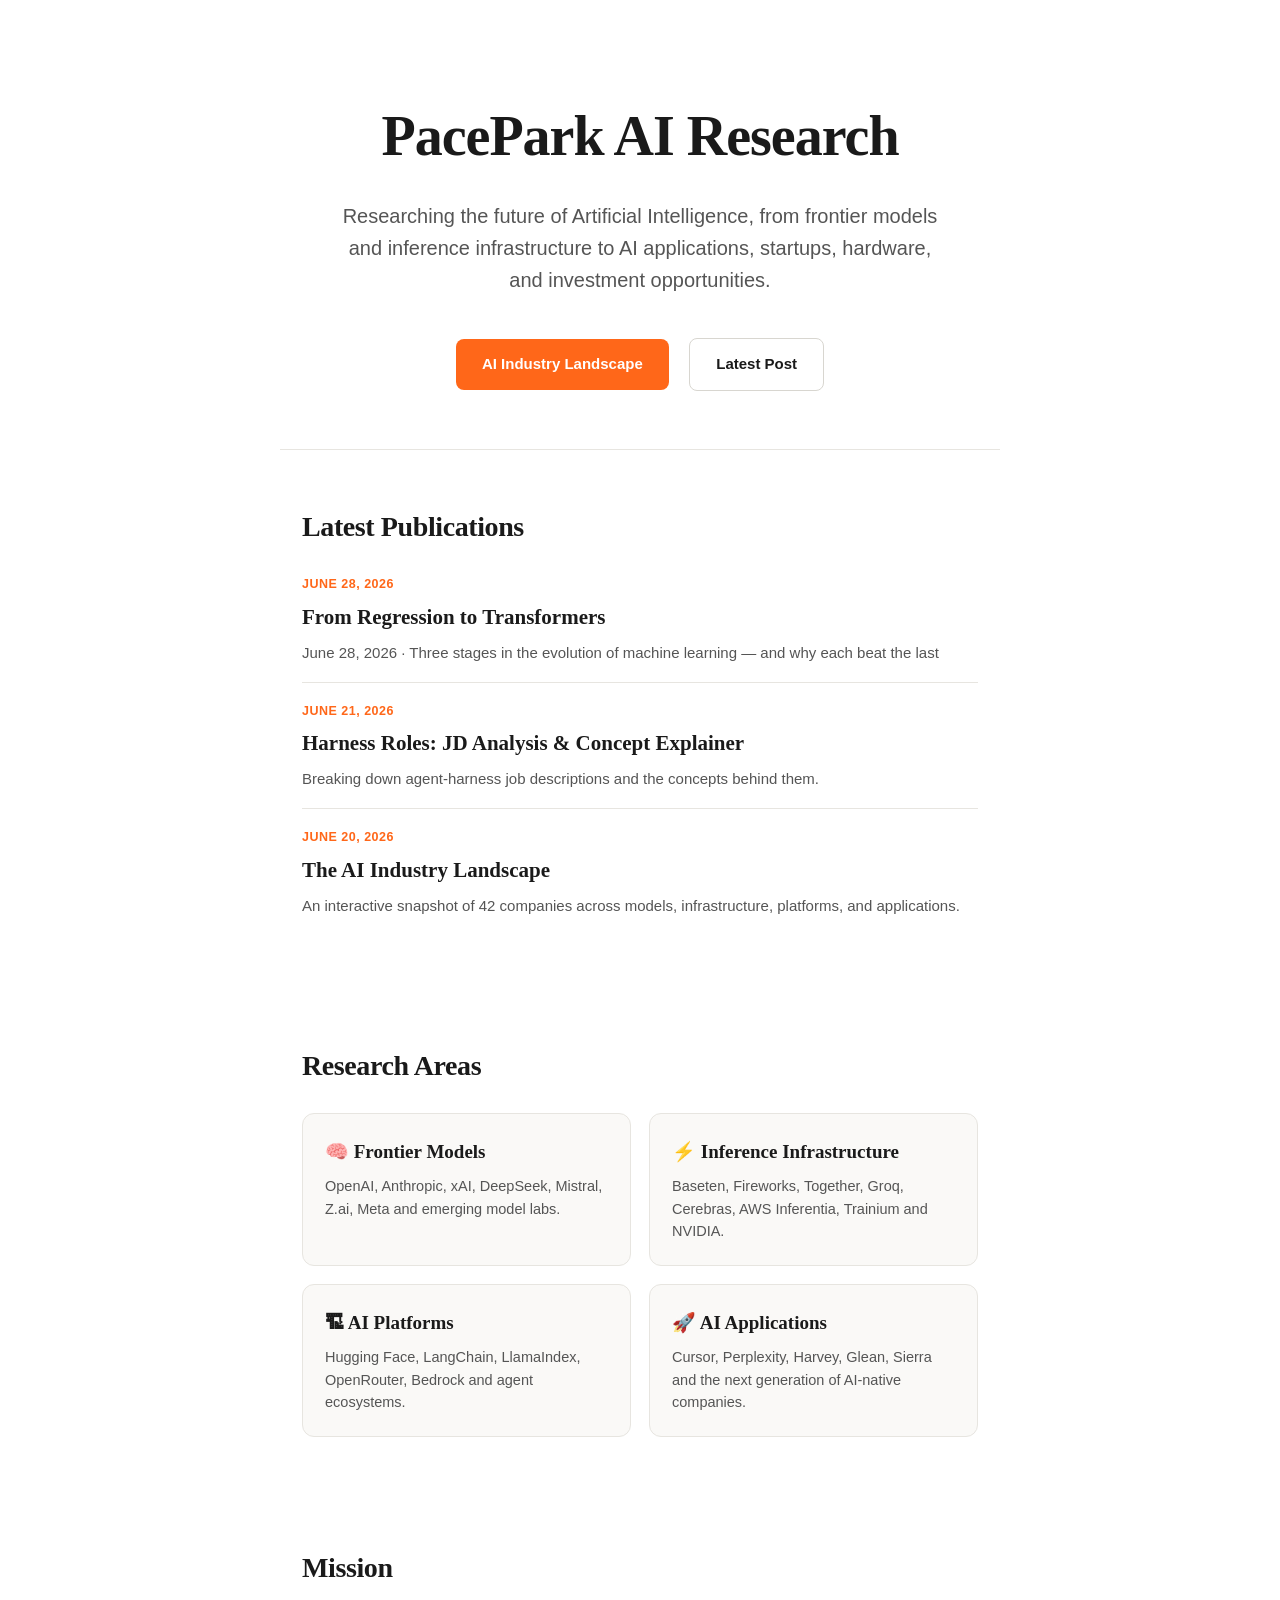
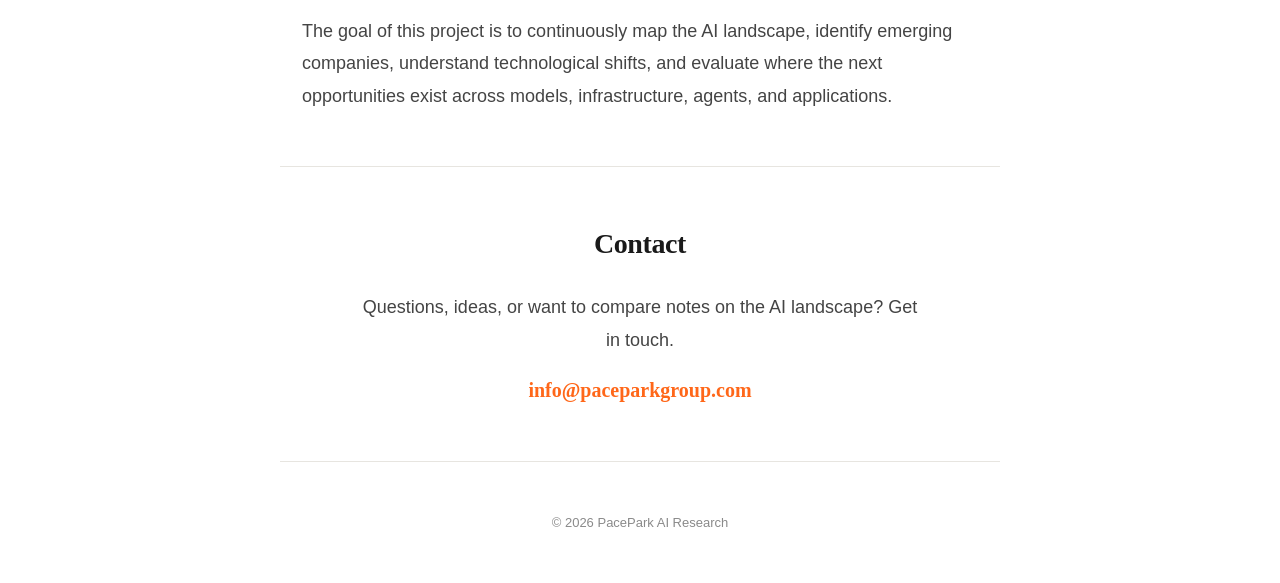
<file: index.html>
<!DOCTYPE html>
<html lang="en">
<head>
<meta charset="UTF-8">
<meta name="viewport" content="width=device-width, initial-scale=1.0">
<title>PacePark AI Research</title>
<style>
:root{--accent:#ff6719;--serif:Georgia,"Iowan Old Style","Times New Roman",serif;--sans:-apple-system,BlinkMacSystemFont,"Segoe UI",Roboto,Helvetica,Arial,sans-serif}
*{box-sizing:border-box}
body{margin:0;font-family:var(--sans);background:#ffffff;color:#1a1a1a;line-height:1.65}
.hero{max-width:720px;margin:0 auto;padding:90px 22px 50px;text-align:center;border-bottom:1px solid #e7e5e0}
h1{font-family:var(--serif);font-size:56px;font-weight:800;letter-spacing:-1px;margin:0 0 18px}
.subtitle{font-size:20px;color:#555;max-width:600px;margin:0 auto;line-height:1.6}
.buttons{margin-top:34px}
.button{display:inline-block;margin:8px;padding:13px 26px;border-radius:8px;text-decoration:none;font-weight:600;font-size:15px}
.primary{background:var(--accent);color:#fff}
.primary:hover{background:#e85c10}
.secondary{border:1px solid #d8d6d0;color:#1a1a1a}
.secondary:hover{border-color:#1a1a1a}
.section{max-width:720px;margin:0 auto;padding:54px 22px}
.section h2{font-family:var(--serif);font-size:28px;font-weight:800;letter-spacing:-.4px;margin:0 0 24px}
.cards{display:grid;grid-template-columns:repeat(auto-fit,minmax(240px,1fr));gap:18px}
.card{background:#faf9f7;border:1px solid #e7e5e0;border-radius:12px;padding:22px}
.card h3{font-family:var(--serif);font-size:19px;font-weight:700;margin:0 0 8px}
.card p{margin:0;color:#555;font-size:14.5px;line-height:1.55}
.mission p{color:#444;font-size:18px;line-height:1.8;margin:0}
.contact{text-align:center;border-top:1px solid #e7e5e0}
.contact p{color:#444;font-size:18px;line-height:1.8;margin:0 auto 18px;max-width:560px}
.contact a.email{display:inline-block;font-family:var(--serif);font-size:20px;font-weight:700;color:var(--accent);text-decoration:none}
.contact a.email:hover{text-decoration:underline}
.posts{list-style:none;margin:0;padding:0}
.post-item{padding:18px 0;border-bottom:1px solid #e7e5e0}
.post-item:first-child{padding-top:0}
.post-item:last-child{border-bottom:none}
.post-item .pdate{display:block;color:var(--accent);font-size:12.5px;font-weight:700;letter-spacing:.5px;text-transform:uppercase;margin-bottom:5px}
.post-item a{font-family:var(--serif);font-size:21px;font-weight:700;color:#1a1a1a;text-decoration:none}
.post-item a:hover{color:var(--accent)}
.post-item p{margin:6px 0 0;color:#555;font-size:15px;line-height:1.55}
.footer{text-align:center;color:#8a8a8a;padding:50px 22px;font-size:13px;border-top:1px solid #e7e5e0;max-width:720px;margin:0 auto}
@media(max-width:600px){h1{font-size:40px}}
</style>
</head>
<body>
<div class="hero">
<h1>PacePark AI Research</h1>
<p class="subtitle">
Researching the future of Artificial Intelligence, from frontier models and inference infrastructure to AI applications, startups, hardware, and investment opportunities.
</p>
<div class="buttons">
<a class="button primary" href="published/ai-landscape.html">AI Industry Landscape</a>
<a class="button secondary" href="published/evolution-regression-to-transformers.html">Latest Post</a>
</div>
</div>

<div class="section">
<h2>Latest Publications</h2>
<ul class="posts">
<li class="post-item">
<span class="pdate">June 28, 2026</span>
<a href="published/evolution-regression-to-transformers.html">From Regression to Transformers</a>
<p>June 28, 2026 · Three stages in the evolution of machine learning — and why each beat the last</p>
</li>
<li class="post-item">
<span class="pdate">June 21, 2026</span>
<a href="published/harness_jobs_analysis.html">Harness Roles: JD Analysis &amp; Concept Explainer</a>
<p>Breaking down agent-harness job descriptions and the concepts behind them.</p>
</li>
<li class="post-item">
<span class="pdate">June 20, 2026</span>
<a href="published/ai-landscape.html">The AI Industry Landscape</a>
<p>An interactive snapshot of 42 companies across models, infrastructure, platforms, and applications.</p>
</li>
</ul>
</div>

<div class="section">
<h2>Research Areas</h2>
<div class="cards">
<div class="card">
<h3>🧠 Frontier Models</h3>
<p>OpenAI, Anthropic, xAI, DeepSeek, Mistral, Z.ai, Meta and emerging model labs.</p>
</div>
<div class="card">
<h3>⚡ Inference Infrastructure</h3>
<p>Baseten, Fireworks, Together, Groq, Cerebras, AWS Inferentia, Trainium and NVIDIA.</p>
</div>
<div class="card">
<h3>🏗 AI Platforms</h3>
<p>Hugging Face, LangChain, LlamaIndex, OpenRouter, Bedrock and agent ecosystems.</p>
</div>
<div class="card">
<h3>🚀 AI Applications</h3>
<p>Cursor, Perplexity, Harvey, Glean, Sierra and the next generation of AI-native companies.</p>
</div>
</div>
</div>

<div class="section mission">
<h2>Mission</h2>
<p>
The goal of this project is to continuously map the AI landscape, identify emerging companies, understand technological shifts, and evaluate where the next opportunities exist across models, infrastructure, agents, and applications.
</p>
</div>

<div class="section contact">
<h2>Contact</h2>
<p>Questions, ideas, or want to compare notes on the AI landscape? Get in touch.</p>
<a class="email" href="mailto:info@paceparkgroup.com">info@paceparkgroup.com</a>
</div>

<div class="footer">© 2026 PacePark AI Research</div>
</body>
</html>
</file>
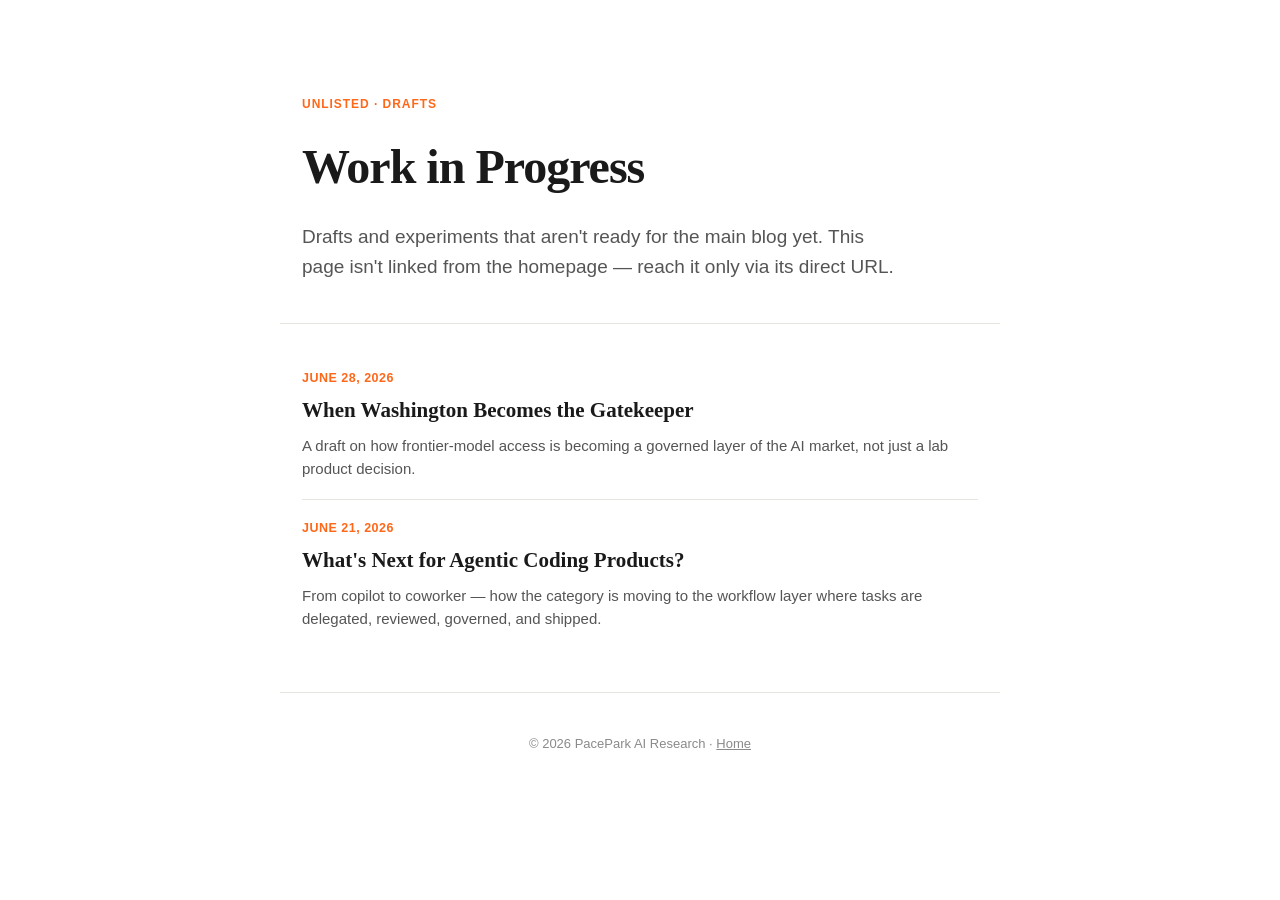
<file: wip/index.html>
<!DOCTYPE html>
<html lang="en">
<head>
<meta charset="UTF-8">
<meta name="viewport" content="width=device-width, initial-scale=1.0">
<!-- Unlisted work-in-progress area: keep out of search engines -->
<meta name="robots" content="noindex, nofollow">
<title>Work in Progress · PacePark AI Research</title>
<style>
:root{--accent:#ff6719;--serif:Georgia,"Iowan Old Style","Times New Roman",serif;--sans:-apple-system,BlinkMacSystemFont,"Segoe UI",Roboto,Helvetica,Arial,sans-serif}
*{box-sizing:border-box}
body{margin:0;font-family:var(--sans);background:#ffffff;color:#1a1a1a;line-height:1.65}
.hero{max-width:720px;margin:0 auto;padding:90px 22px 40px;border-bottom:1px solid #e7e5e0}
.eyebrow{display:inline-block;font-size:12px;font-weight:700;letter-spacing:.08em;text-transform:uppercase;color:var(--accent);margin-bottom:12px}
h1{font-family:var(--serif);font-size:48px;font-weight:800;letter-spacing:-1px;margin:0 0 16px}
.subtitle{font-size:19px;color:#555;max-width:600px;line-height:1.6;margin:0}
.section{max-width:720px;margin:0 auto;padding:44px 22px}
.posts{list-style:none;margin:0;padding:0}
.post-item{padding:18px 0;border-bottom:1px solid #e7e5e0}
.post-item:first-child{padding-top:0}
.post-item:last-child{border-bottom:none}
.post-item .pdate{display:block;color:var(--accent);font-size:12.5px;font-weight:700;letter-spacing:.5px;text-transform:uppercase;margin-bottom:5px}
.post-item a{font-family:var(--serif);font-size:21px;font-weight:700;color:#1a1a1a;text-decoration:none}
.post-item a:hover{color:var(--accent)}
.post-item p{margin:6px 0 0;color:#555;font-size:15px;line-height:1.55}
.empty{color:#8a8a8a;font-size:16px;font-style:italic}
.footer{text-align:center;color:#8a8a8a;padding:40px 22px;font-size:13px;border-top:1px solid #e7e5e0;max-width:720px;margin:0 auto}
.footer a{color:#8a8a8a}
@media(max-width:600px){h1{font-size:36px}}
</style>
</head>
<body>
<div class="hero">
<span class="eyebrow">Unlisted · Drafts</span>
<h1>Work in Progress</h1>
<p class="subtitle">
Drafts and experiments that aren't ready for the main blog yet. This page isn't linked from the homepage — reach it only via its direct URL.
</p>
</div>

<div class="section">
<ul class="posts">
<li class="post-item">
<span class="pdate">June 28, 2026</span>
<a href="when-washington-becomes-the-gatekeeper.html">When Washington Becomes the Gatekeeper</a>
<p>A draft on how frontier-model access is becoming a governed layer of the AI market, not just a lab product decision.</p>
</li>
<li class="post-item">
<span class="pdate">June 21, 2026</span>
<a href="agentic_coding_products_next.html">What's Next for Agentic Coding Products?</a>
<p>From copilot to coworker — how the category is moving to the workflow layer where tasks are delegated, reviewed, governed, and shipped.</p>
</li>
</ul>
</div>

<div class="footer">© 2026 PacePark AI Research · <a href="/">Home</a></div>
</body>
</html>
</file>
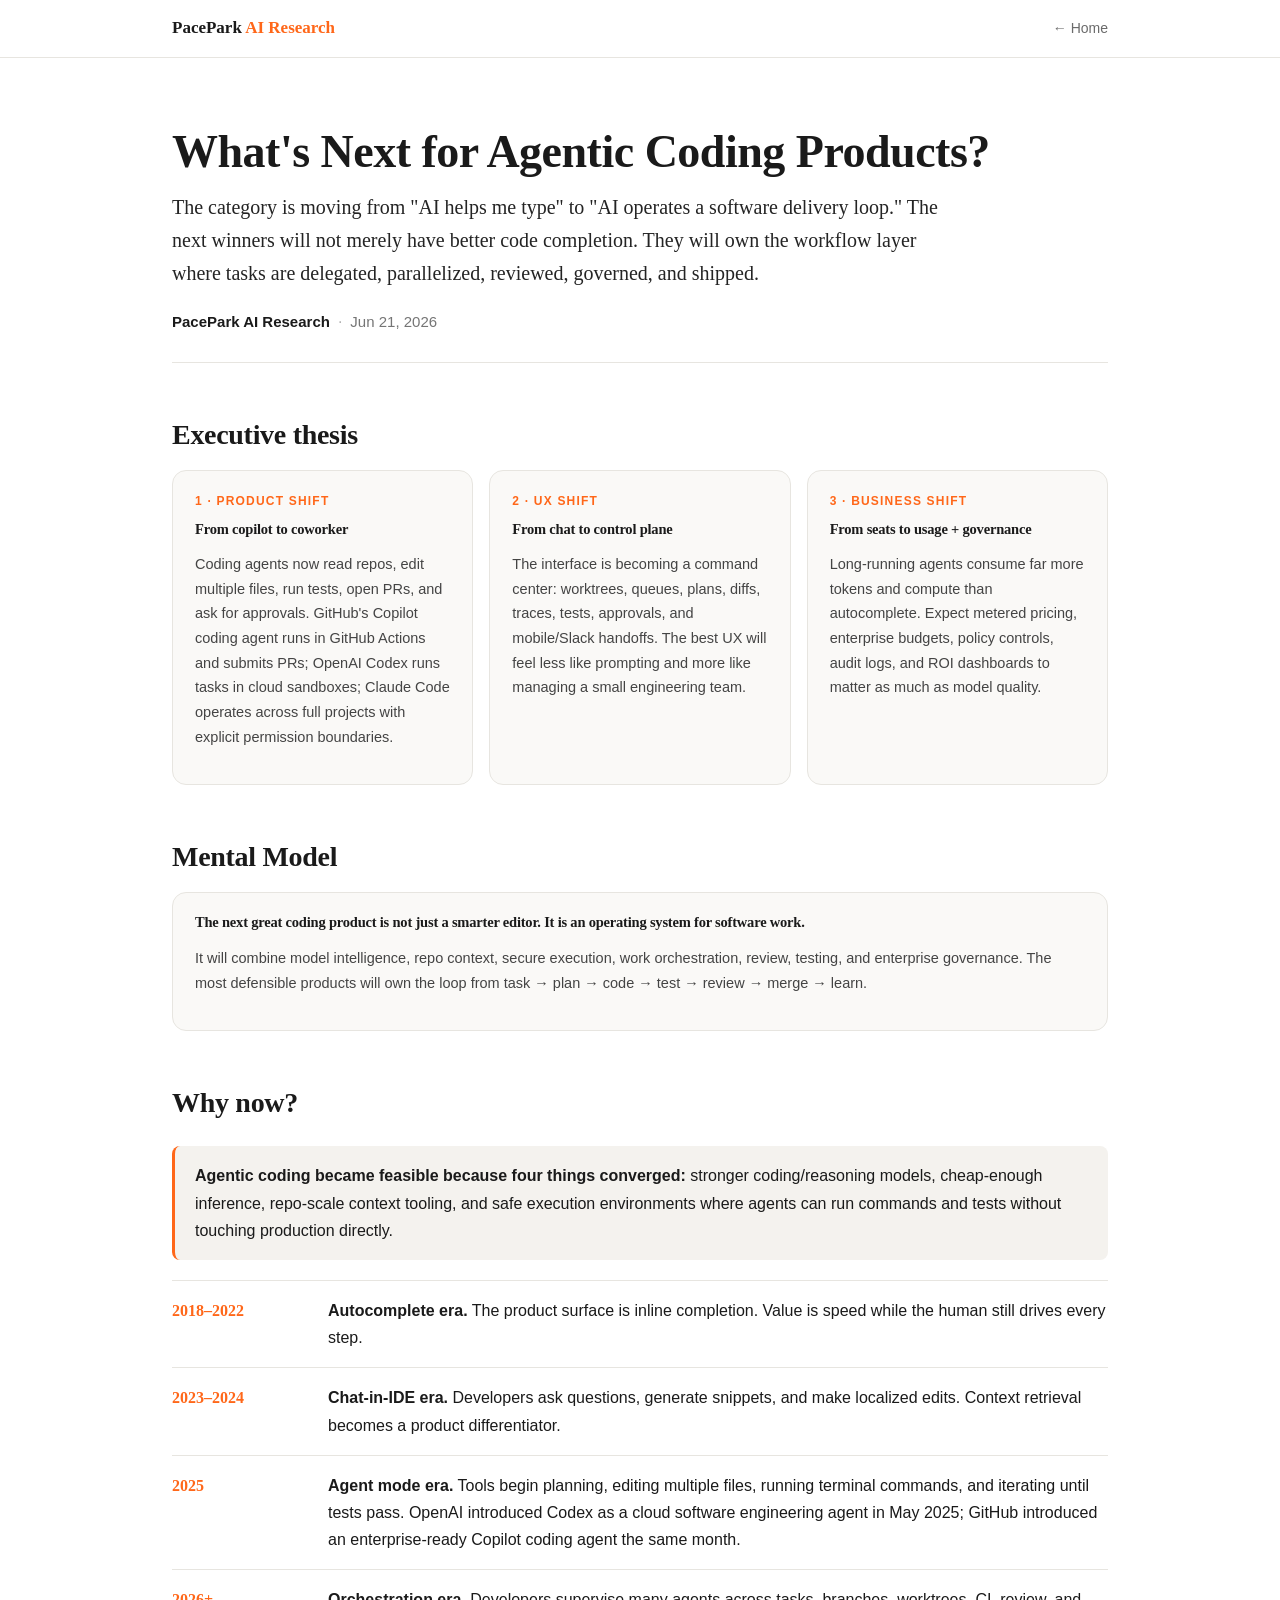
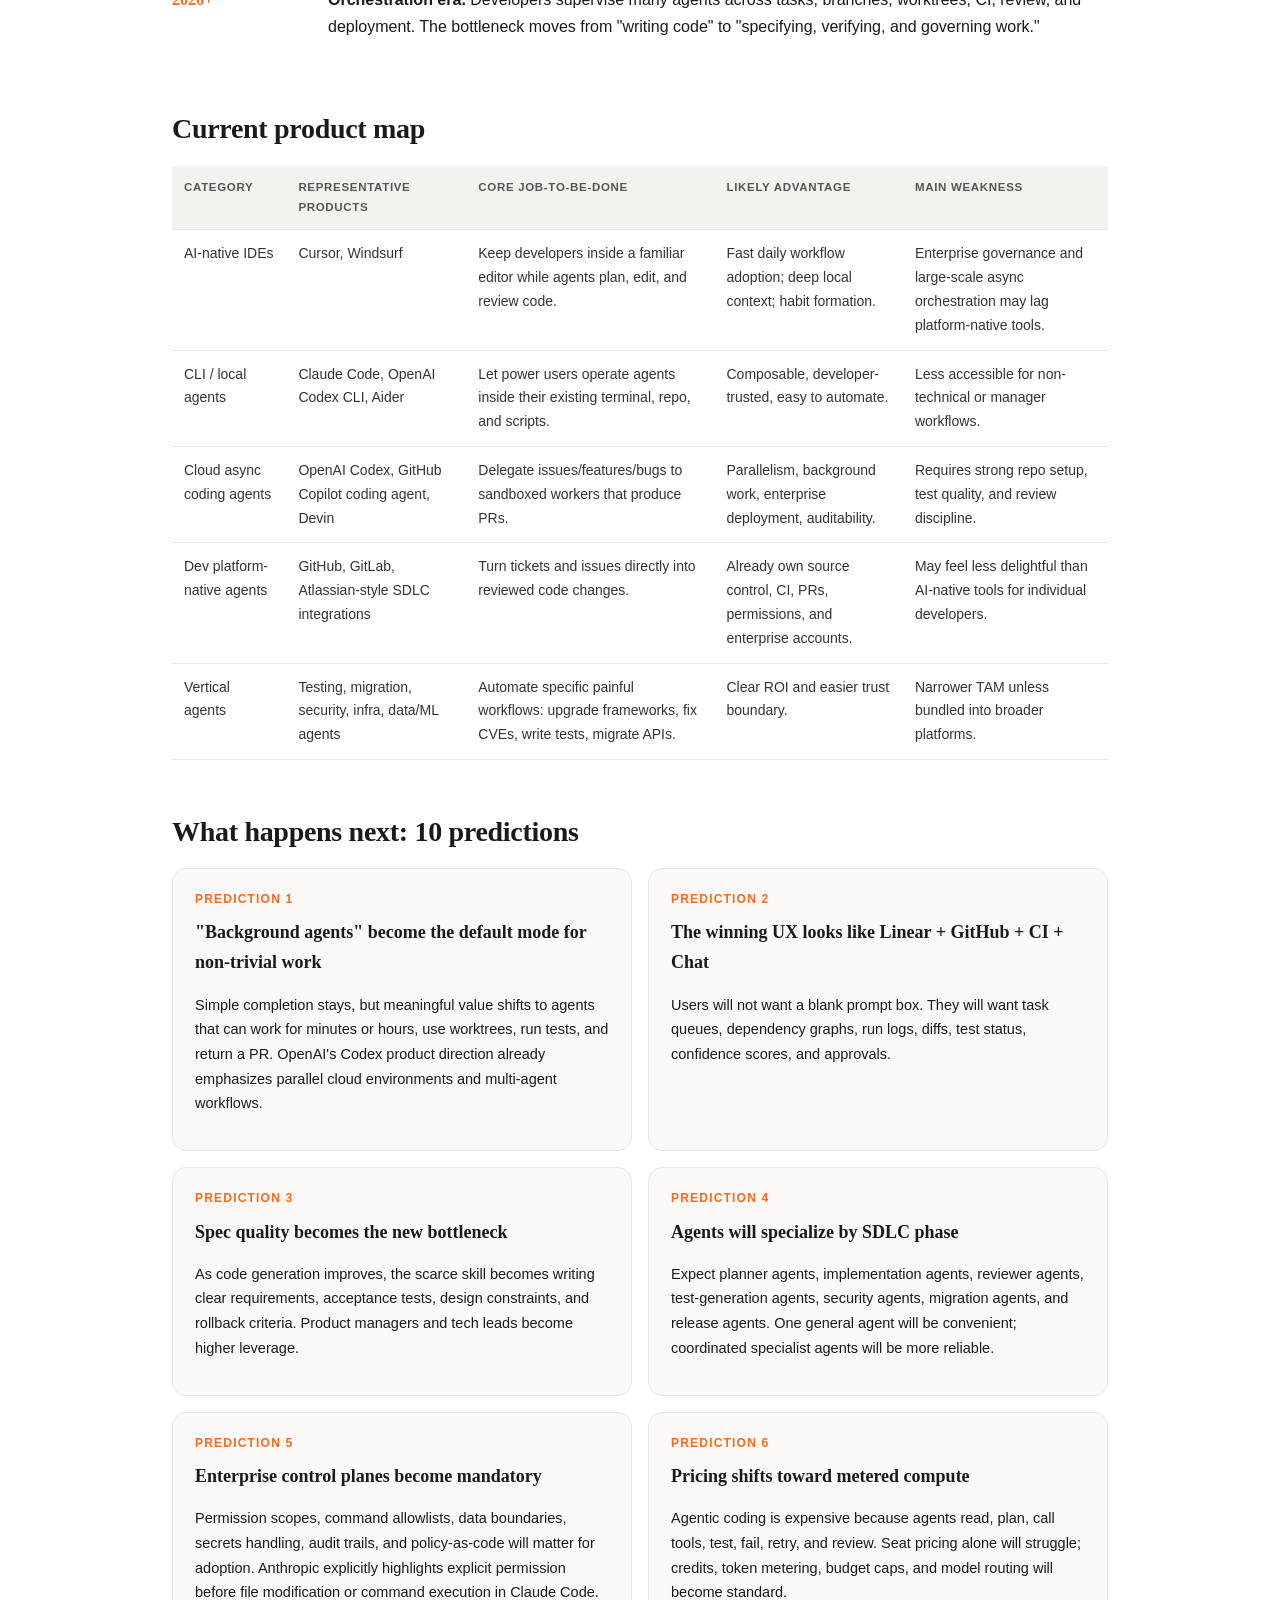
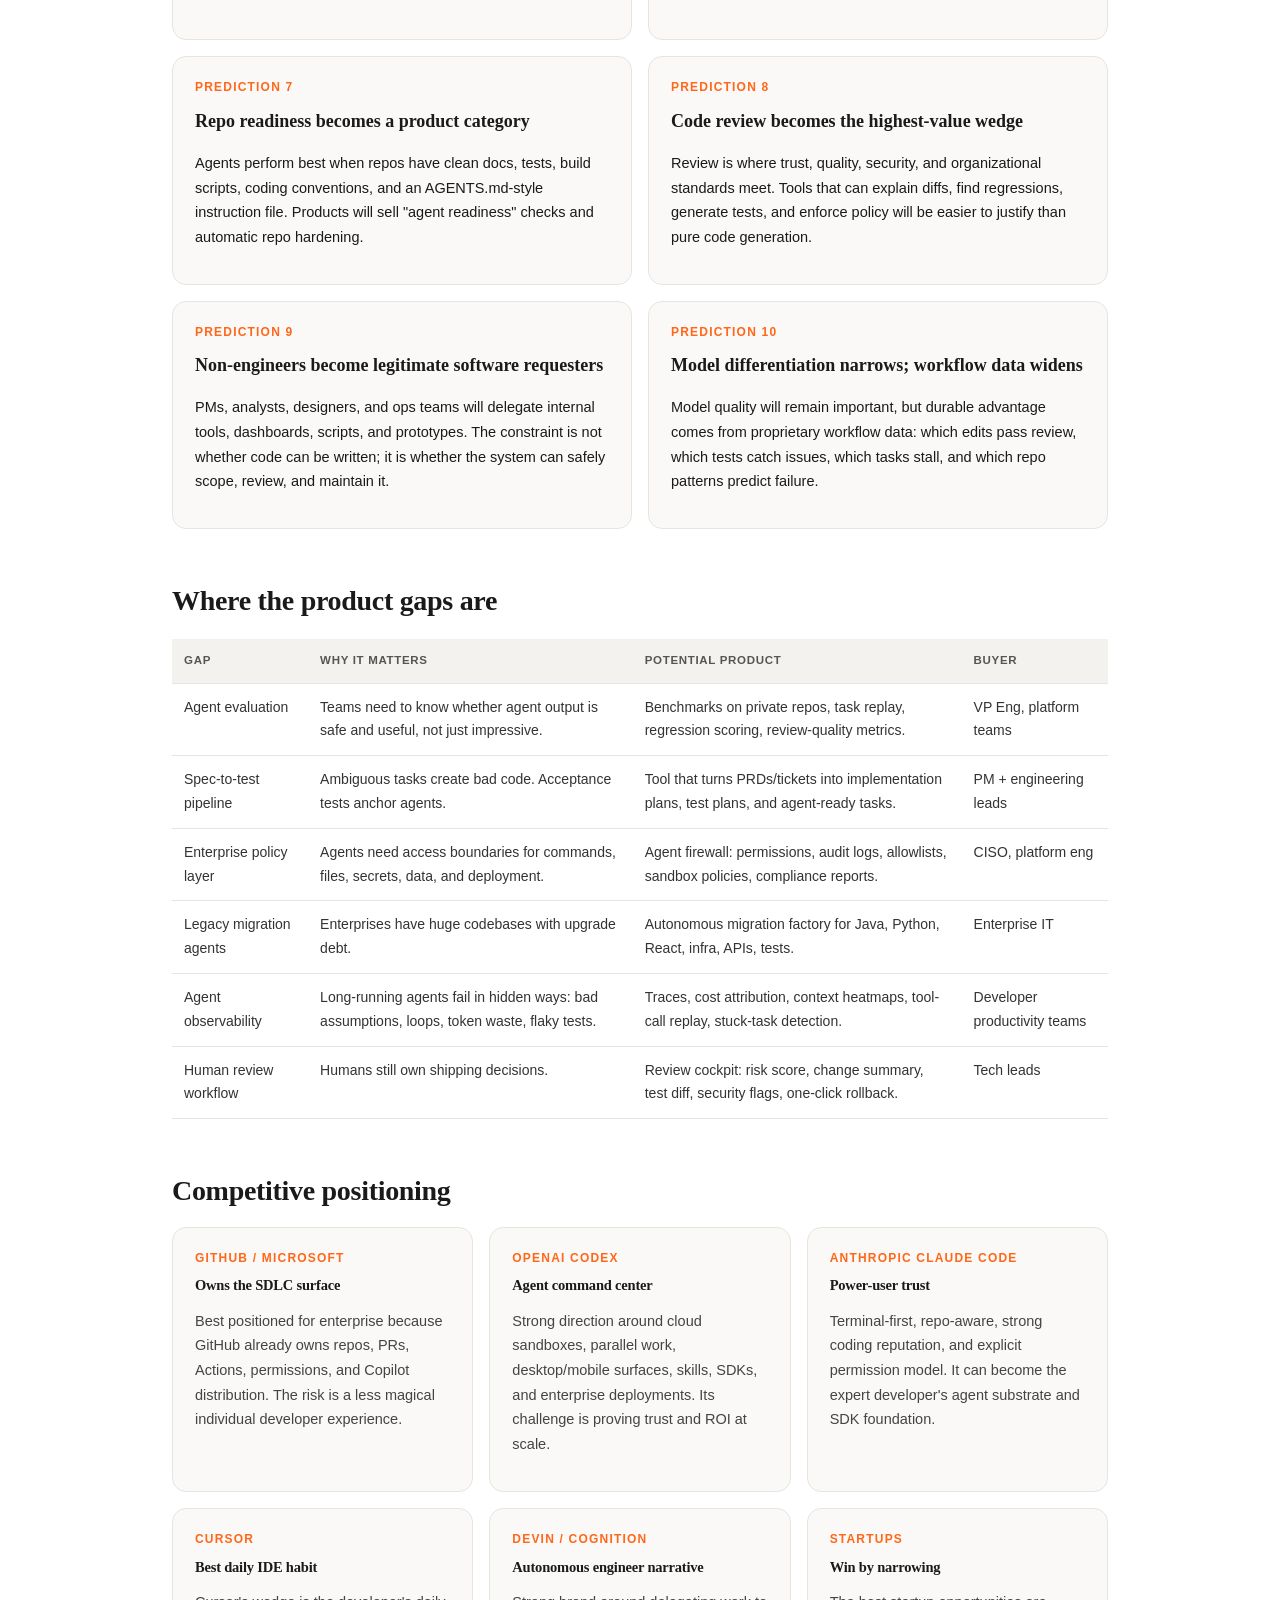
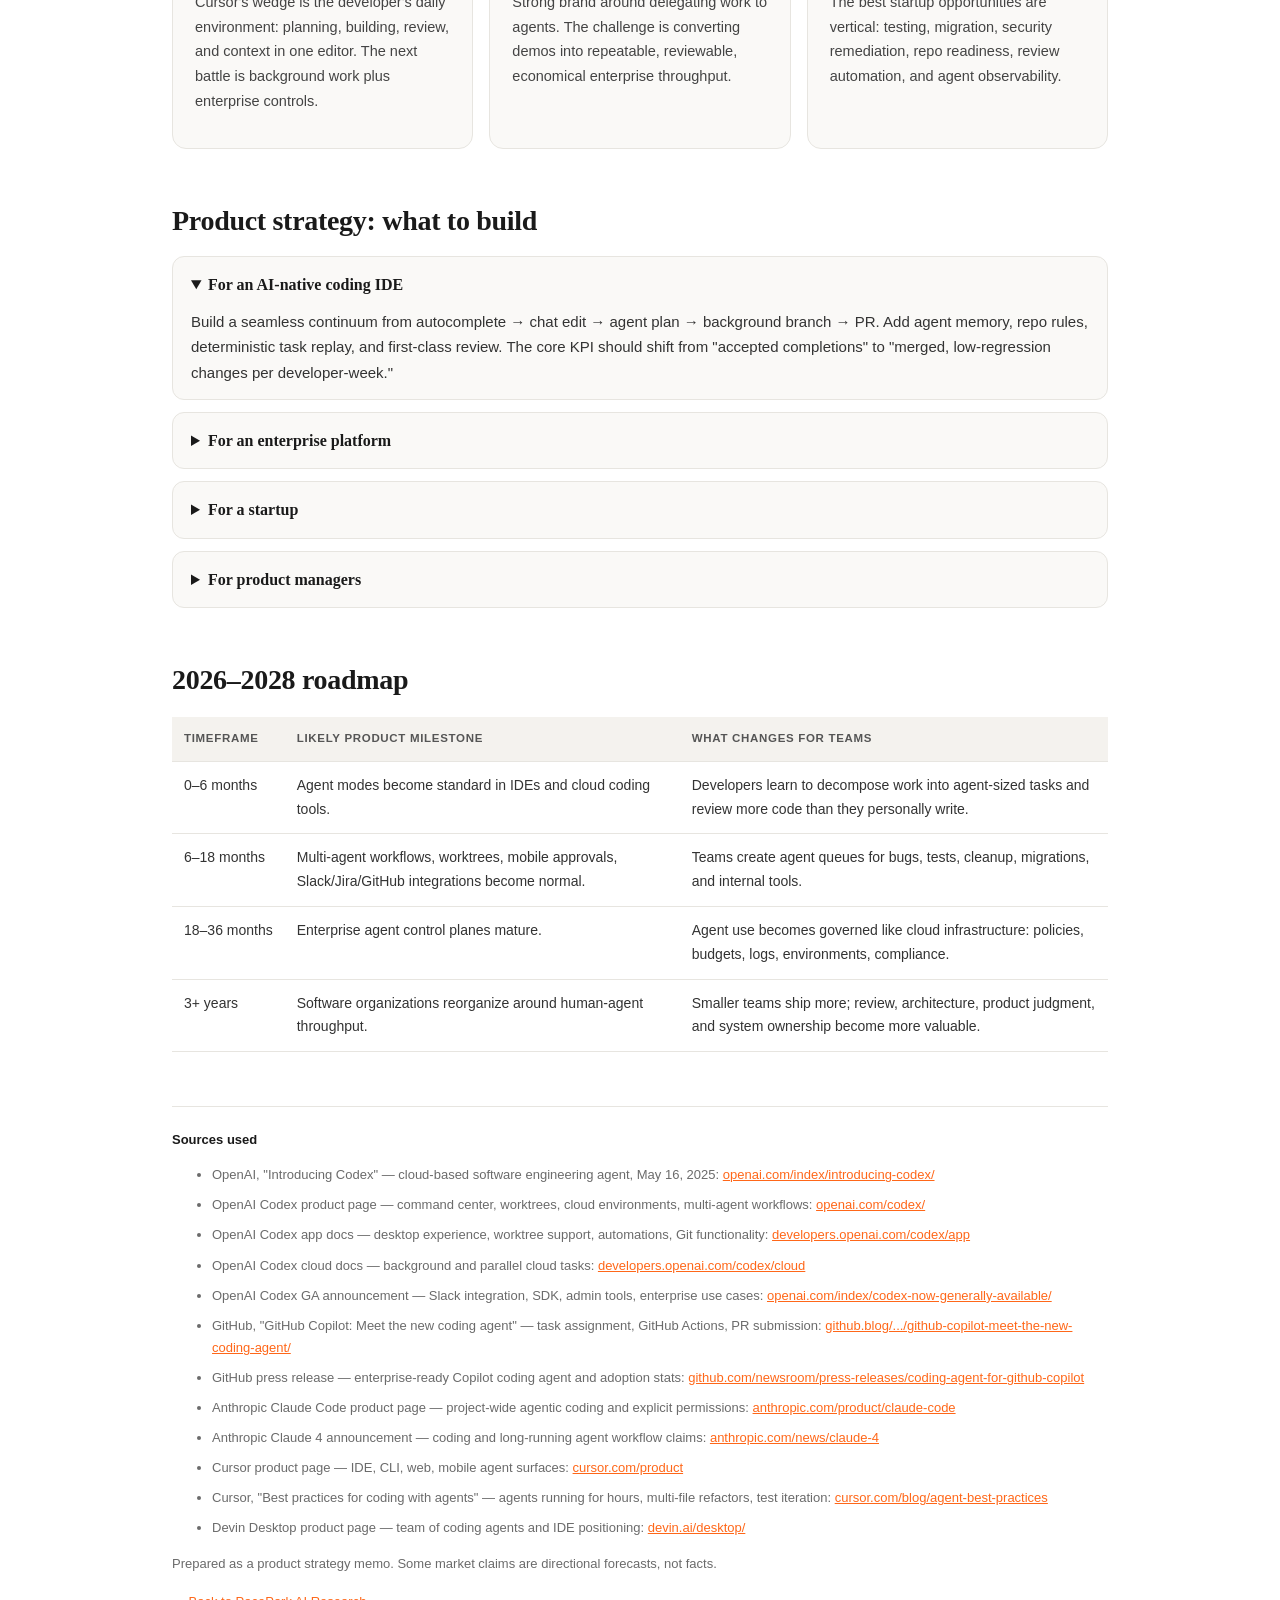
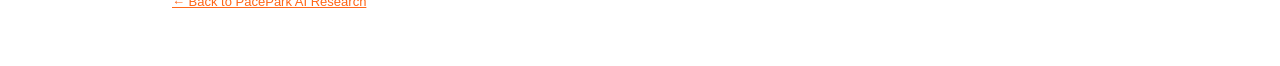
<file: agentic_coding_products_next.html>
<!DOCTYPE html>
<html lang="en">
<head>
<meta charset="utf-8" />
<meta name="viewport" content="width=device-width, initial-scale=1" />
<title>What's Next for Agentic Coding Products? · PacePark AI Research</title>
<style>
  :root{
    --bg:#ffffff;--panel:#faf9f7;--panel2:#f4f2ee;--line:#e7e5e0;
    --txt:#1a1a1a;--muted:#6b6b6b;--accent:#ff6719;
    --good:#2f9e44;--warn:#b8860b;--risk:#e03131;--alt:#7048e8;
    --serif:Georgia,"Iowan Old Style","Times New Roman",serif;
    --sans:-apple-system,BlinkMacSystemFont,"Segoe UI",Roboto,Helvetica,Arial,sans-serif;
  }
  *{box-sizing:border-box}
  body{margin:0;font-family:var(--sans);background:var(--bg);color:var(--txt);line-height:1.7}
  a{color:var(--accent)}

  .topbar{border-bottom:1px solid var(--line);background:rgba(255,255,255,.9);backdrop-filter:blur(8px);position:sticky;top:0;z-index:20}
  .topbar .inner{max-width:980px;margin:0 auto;padding:14px 22px;display:flex;align-items:center;justify-content:space-between}
  .topbar .brand{font-family:var(--serif);font-weight:700;font-size:17px;color:var(--txt);text-decoration:none}
  .topbar .brand span{color:var(--accent)}
  .topbar a.home{color:var(--muted);font-size:14px;text-decoration:none;font-weight:500}
  .topbar a.home:hover{color:var(--txt)}

  .wrap{max-width:980px;margin:0 auto;padding:54px 22px 40px}
  .hero{padding:0 0 26px;border-bottom:1px solid var(--line);margin-bottom:8px}
  h1{font-family:var(--serif);font-size:46px;line-height:1.12;margin:14px 0 14px;letter-spacing:-.5px;font-weight:800}
  h2{font-family:var(--serif);font-size:28px;margin:48px 0 12px;letter-spacing:-.3px;font-weight:800}
  h3{font-family:var(--serif);font-size:18px;margin:0 0 8px;font-weight:800}
  .subtitle{font-family:var(--serif);font-size:20px;max-width:780px;color:#242424;margin:0;line-height:1.65}
  .pill{display:inline-flex;gap:8px;align-items:center;padding:5px 12px;border:1px solid var(--line);border-radius:999px;color:#555;background:var(--panel2);font-size:12.5px;font-weight:600;margin-bottom:6px}

  .grid{display:grid;grid-template-columns:repeat(12,1fr);gap:16px;margin-top:8px}
  .card{background:var(--panel);border:1px solid var(--line);border-radius:14px;padding:20px 22px}
  .span4{grid-column:span 4}.span6{grid-column:span 6}.span8{grid-column:span 8}.span12{grid-column:span 12}
  .kicker{color:var(--accent);font-weight:800;font-size:12px;text-transform:uppercase;letter-spacing:.1em;margin-bottom:8px}
  .big{font-family:var(--serif);font-size:22px;line-height:1.25;font-weight:800;letter-spacing:-.2px;margin:0 0 8px}
  .muted{color:#444;font-size:14.5px}
  .card p{font-size:14.5px}
  .tag{display:inline-block;border:1px solid var(--line);padding:4px 10px;border-radius:999px;margin:4px 5px 0 0;font-size:12px;color:#555;background:#fff;font-weight:600}

  .timeline{margin-top:18px}
  .step{display:grid;grid-template-columns:140px 1fr;gap:16px;padding:16px 0;border-top:1px solid var(--line)}
  .era{font-family:var(--serif);font-weight:800;color:var(--accent);font-size:16px}
  .step strong{color:#1a1a1a}

  table{width:100%;border-collapse:collapse;margin-top:14px;font-size:14px}
  th,td{border-bottom:1px solid var(--line);padding:12px 12px;text-align:left;vertical-align:top}
  th{color:#555;background:var(--panel2);font-size:11.5px;text-transform:uppercase;letter-spacing:.06em;font-weight:700}
  td{color:#333}
  .score{font-weight:800}.good{color:var(--good)}.warn{color:var(--warn)}.risk{color:var(--risk)}

  details{border:1px solid var(--line);border-radius:12px;padding:14px 18px;background:var(--panel);margin:12px 0}
  summary{cursor:pointer;font-family:var(--serif);font-weight:800;color:#1a1a1a;font-size:16px}
  details p{font-size:15px;color:#333;margin:10px 0 0}

  .callout{border-left:3px solid var(--accent);padding:16px 20px;background:var(--panel2);border-radius:8px;margin:20px 0;font-size:16px}
  .callout strong{color:#1a1a1a}

  .footer{margin-top:54px;color:var(--muted);font-size:13px;border-top:1px solid var(--line);padding-top:22px}
  .footer strong{color:#1a1a1a}
  .small{font-size:13px}.source-list li{margin:8px 0}.nowrap{white-space:nowrap}
  @media(max-width:850px){.span4,.span6,.span8{grid-column:span 12}.step{grid-template-columns:1fr}.wrap{padding:34px 16px 60px}h1{font-size:34px}table{font-size:13px}}
</style>
</head>
<body>

<div class="topbar">
  <div class="inner">
    <a class="brand" href="index.html">PacePark <span>AI Research</span></a>
    <a class="home" href="index.html">← Home</a>
  </div>
</div>

<div class="wrap">
  <section class="hero">
    <h1>What's Next for Agentic Coding Products?</h1>
    <p class="subtitle">The category is moving from "AI helps me type" to "AI operates a software delivery loop." The next winners will not merely have better code completion. They will own the workflow layer where tasks are delegated, parallelized, reviewed, governed, and shipped.</p>
    <div style="display:flex;align-items:center;flex-wrap:wrap;gap:8px;margin-top:18px;font-family:-apple-system,BlinkMacSystemFont,'Segoe UI',Roboto,Helvetica,Arial,sans-serif">
      <span style="font-weight:600;color:#1a1a1a;font-size:15px">PacePark AI Research</span>
      <span style="color:#b3b3b3">·</span>
      <span style="color:#757575;font-size:15px">Jun 21, 2026</span>
    </div>
  </section>

  <h2>Executive thesis</h2>
  <div class="grid">
    <div class="card span4"><div class="kicker">1 · Product shift</div><p class="big">From copilot to coworker</p><p class="muted">Coding agents now read repos, edit multiple files, run tests, open PRs, and ask for approvals. GitHub's Copilot coding agent runs in GitHub Actions and submits PRs; OpenAI Codex runs tasks in cloud sandboxes; Claude Code operates across full projects with explicit permission boundaries.</p></div>
    <div class="card span4"><div class="kicker">2 · UX shift</div><p class="big">From chat to control plane</p><p class="muted">The interface is becoming a command center: worktrees, queues, plans, diffs, traces, tests, approvals, and mobile/Slack handoffs. The best UX will feel less like prompting and more like managing a small engineering team.</p></div>
    <div class="card span4"><div class="kicker">3 · Business shift</div><p class="big">From seats to usage + governance</p><p class="muted">Long-running agents consume far more tokens and compute than autocomplete. Expect metered pricing, enterprise budgets, policy controls, audit logs, and ROI dashboards to matter as much as model quality.</p></div>
  </div>

  <h2>Mental Model</h2>
  <div class="card span12"><p class="big">The next great coding product is not just a smarter editor. It is an operating system for software work.</p><p class="muted">It will combine model intelligence, repo context, secure execution, work orchestration, review, testing, and enterprise governance. The most defensible products will own the loop from task → plan → code → test → review → merge → learn.</p></div>

  <h2>Why now?</h2>
  <div class="callout"><strong>Agentic coding became feasible because four things converged:</strong> stronger coding/reasoning models, cheap-enough inference, repo-scale context tooling, and safe execution environments where agents can run commands and tests without touching production directly.</div>
  <div class="timeline">
    <div class="step"><div class="era">2018–2022</div><div><strong>Autocomplete era.</strong> The product surface is inline completion. Value is speed while the human still drives every step.</div></div>
    <div class="step"><div class="era">2023–2024</div><div><strong>Chat-in-IDE era.</strong> Developers ask questions, generate snippets, and make localized edits. Context retrieval becomes a product differentiator.</div></div>
    <div class="step"><div class="era">2025</div><div><strong>Agent mode era.</strong> Tools begin planning, editing multiple files, running terminal commands, and iterating until tests pass. OpenAI introduced Codex as a cloud software engineering agent in May 2025; GitHub introduced an enterprise-ready Copilot coding agent the same month.</div></div>
    <div class="step"><div class="era">2026+</div><div><strong>Orchestration era.</strong> Developers supervise many agents across tasks, branches, worktrees, CI, review, and deployment. The bottleneck moves from "writing code" to "specifying, verifying, and governing work."</div></div>
  </div>

  <h2>Current product map</h2>
  <table>
    <thead><tr><th>Category</th><th>Representative products</th><th>Core job-to-be-done</th><th>Likely advantage</th><th>Main weakness</th></tr></thead>
    <tbody>
      <tr><td>AI-native IDEs</td><td>Cursor, Windsurf</td><td>Keep developers inside a familiar editor while agents plan, edit, and review code.</td><td>Fast daily workflow adoption; deep local context; habit formation.</td><td>Enterprise governance and large-scale async orchestration may lag platform-native tools.</td></tr>
      <tr><td>CLI / local agents</td><td>Claude Code, OpenAI Codex CLI, Aider</td><td>Let power users operate agents inside their existing terminal, repo, and scripts.</td><td>Composable, developer-trusted, easy to automate.</td><td>Less accessible for non-technical or manager workflows.</td></tr>
      <tr><td>Cloud async coding agents</td><td>OpenAI Codex, GitHub Copilot coding agent, Devin</td><td>Delegate issues/features/bugs to sandboxed workers that produce PRs.</td><td>Parallelism, background work, enterprise deployment, auditability.</td><td>Requires strong repo setup, test quality, and review discipline.</td></tr>
      <tr><td>Dev platform-native agents</td><td>GitHub, GitLab, Atlassian-style SDLC integrations</td><td>Turn tickets and issues directly into reviewed code changes.</td><td>Already own source control, CI, PRs, permissions, and enterprise accounts.</td><td>May feel less delightful than AI-native tools for individual developers.</td></tr>
      <tr><td>Vertical agents</td><td>Testing, migration, security, infra, data/ML agents</td><td>Automate specific painful workflows: upgrade frameworks, fix CVEs, write tests, migrate APIs.</td><td>Clear ROI and easier trust boundary.</td><td>Narrower TAM unless bundled into broader platforms.</td></tr>
    </tbody>
  </table>

  <h2>What happens next: 10 predictions</h2>
  <div class="grid">
    <div class="card span6"><div class="kicker">Prediction 1</div><h3>"Background agents" become the default mode for non-trivial work</h3><p>Simple completion stays, but meaningful value shifts to agents that can work for minutes or hours, use worktrees, run tests, and return a PR. OpenAI's Codex product direction already emphasizes parallel cloud environments and multi-agent workflows.</p></div>
    <div class="card span6"><div class="kicker">Prediction 2</div><h3>The winning UX looks like Linear + GitHub + CI + Chat</h3><p>Users will not want a blank prompt box. They will want task queues, dependency graphs, run logs, diffs, test status, confidence scores, and approvals.</p></div>
    <div class="card span6"><div class="kicker">Prediction 3</div><h3>Spec quality becomes the new bottleneck</h3><p>As code generation improves, the scarce skill becomes writing clear requirements, acceptance tests, design constraints, and rollback criteria. Product managers and tech leads become higher leverage.</p></div>
    <div class="card span6"><div class="kicker">Prediction 4</div><h3>Agents will specialize by SDLC phase</h3><p>Expect planner agents, implementation agents, reviewer agents, test-generation agents, security agents, migration agents, and release agents. One general agent will be convenient; coordinated specialist agents will be more reliable.</p></div>
    <div class="card span6"><div class="kicker">Prediction 5</div><h3>Enterprise control planes become mandatory</h3><p>Permission scopes, command allowlists, data boundaries, secrets handling, audit trails, and policy-as-code will matter for adoption. Anthropic explicitly highlights explicit permission before file modification or command execution in Claude Code.</p></div>
    <div class="card span6"><div class="kicker">Prediction 6</div><h3>Pricing shifts toward metered compute</h3><p>Agentic coding is expensive because agents read, plan, call tools, test, fail, retry, and review. Seat pricing alone will struggle; credits, token metering, budget caps, and model routing will become standard.</p></div>
    <div class="card span6"><div class="kicker">Prediction 7</div><h3>Repo readiness becomes a product category</h3><p>Agents perform best when repos have clean docs, tests, build scripts, coding conventions, and an AGENTS.md-style instruction file. Products will sell "agent readiness" checks and automatic repo hardening.</p></div>
    <div class="card span6"><div class="kicker">Prediction 8</div><h3>Code review becomes the highest-value wedge</h3><p>Review is where trust, quality, security, and organizational standards meet. Tools that can explain diffs, find regressions, generate tests, and enforce policy will be easier to justify than pure code generation.</p></div>
    <div class="card span6"><div class="kicker">Prediction 9</div><h3>Non-engineers become legitimate software requesters</h3><p>PMs, analysts, designers, and ops teams will delegate internal tools, dashboards, scripts, and prototypes. The constraint is not whether code can be written; it is whether the system can safely scope, review, and maintain it.</p></div>
    <div class="card span6"><div class="kicker">Prediction 10</div><h3>Model differentiation narrows; workflow data widens</h3><p>Model quality will remain important, but durable advantage comes from proprietary workflow data: which edits pass review, which tests catch issues, which tasks stall, and which repo patterns predict failure.</p></div>
  </div>

  <h2>Where the product gaps are</h2>
  <table>
    <thead><tr><th>Gap</th><th>Why it matters</th><th>Potential product</th><th>Buyer</th></tr></thead>
    <tbody>
      <tr><td>Agent evaluation</td><td>Teams need to know whether agent output is safe and useful, not just impressive.</td><td>Benchmarks on private repos, task replay, regression scoring, review-quality metrics.</td><td>VP Eng, platform teams</td></tr>
      <tr><td>Spec-to-test pipeline</td><td>Ambiguous tasks create bad code. Acceptance tests anchor agents.</td><td>Tool that turns PRDs/tickets into implementation plans, test plans, and agent-ready tasks.</td><td>PM + engineering leads</td></tr>
      <tr><td>Enterprise policy layer</td><td>Agents need access boundaries for commands, files, secrets, data, and deployment.</td><td>Agent firewall: permissions, audit logs, allowlists, sandbox policies, compliance reports.</td><td>CISO, platform eng</td></tr>
      <tr><td>Legacy migration agents</td><td>Enterprises have huge codebases with upgrade debt.</td><td>Autonomous migration factory for Java, Python, React, infra, APIs, tests.</td><td>Enterprise IT</td></tr>
      <tr><td>Agent observability</td><td>Long-running agents fail in hidden ways: bad assumptions, loops, token waste, flaky tests.</td><td>Traces, cost attribution, context heatmaps, tool-call replay, stuck-task detection.</td><td>Developer productivity teams</td></tr>
      <tr><td>Human review workflow</td><td>Humans still own shipping decisions.</td><td>Review cockpit: risk score, change summary, test diff, security flags, one-click rollback.</td><td>Tech leads</td></tr>
    </tbody>
  </table>

  <h2>Competitive positioning</h2>
  <div class="grid">
    <div class="card span4"><div class="kicker">GitHub / Microsoft</div><p class="big">Owns the SDLC surface</p><p class="muted">Best positioned for enterprise because GitHub already owns repos, PRs, Actions, permissions, and Copilot distribution. The risk is a less magical individual developer experience.</p></div>
    <div class="card span4"><div class="kicker">OpenAI Codex</div><p class="big">Agent command center</p><p class="muted">Strong direction around cloud sandboxes, parallel work, desktop/mobile surfaces, skills, SDKs, and enterprise deployments. Its challenge is proving trust and ROI at scale.</p></div>
    <div class="card span4"><div class="kicker">Anthropic Claude Code</div><p class="big">Power-user trust</p><p class="muted">Terminal-first, repo-aware, strong coding reputation, and explicit permission model. It can become the expert developer's agent substrate and SDK foundation.</p></div>
    <div class="card span4"><div class="kicker">Cursor</div><p class="big">Best daily IDE habit</p><p class="muted">Cursor's wedge is the developer's daily environment: planning, building, review, and context in one editor. The next battle is background work plus enterprise controls.</p></div>
    <div class="card span4"><div class="kicker">Devin / Cognition</div><p class="big">Autonomous engineer narrative</p><p class="muted">Strong brand around delegating work to agents. The challenge is converting demos into repeatable, reviewable, economical enterprise throughput.</p></div>
    <div class="card span4"><div class="kicker">Startups</div><p class="big">Win by narrowing</p><p class="muted">The best startup opportunities are vertical: testing, migration, security remediation, repo readiness, review automation, and agent observability.</p></div>
  </div>

  <h2>Product strategy: what to build</h2>
  <details open><summary>For an AI-native coding IDE</summary><p>Build a seamless continuum from autocomplete → chat edit → agent plan → background branch → PR. Add agent memory, repo rules, deterministic task replay, and first-class review. The core KPI should shift from "accepted completions" to "merged, low-regression changes per developer-week."</p></details>
  <details><summary>For an enterprise platform</summary><p>Make agents boring, observable, and governable. Prioritize SSO, RBAC, audit logs, data residency, model routing, permission policies, budget controls, secure sandboxes, and integration with tickets/CI/security scanners.</p></details>
  <details><summary>For a startup</summary><p>Avoid competing head-on with Cursor, GitHub, OpenAI, or Anthropic on general coding. Pick one painful workflow with measurable ROI: dependency migration, flaky test repair, security patch PRs, test generation, code review, or internal-tool generation for non-engineers.</p></details>
  <details><summary>For product managers</summary><p>The PM job becomes more technical, not less. PMs who can write agent-ready specs, acceptance tests, telemetry requirements, and risk boundaries will 10x engineering leverage. The PM becomes the "task architect" for human-agent teams.</p></details>

  <h2>2026–2028 roadmap</h2>
  <table>
    <thead><tr><th>Timeframe</th><th>Likely product milestone</th><th>What changes for teams</th></tr></thead>
    <tbody>
      <tr><td class="nowrap">0–6 months</td><td>Agent modes become standard in IDEs and cloud coding tools.</td><td>Developers learn to decompose work into agent-sized tasks and review more code than they personally write.</td></tr>
      <tr><td class="nowrap">6–18 months</td><td>Multi-agent workflows, worktrees, mobile approvals, Slack/Jira/GitHub integrations become normal.</td><td>Teams create agent queues for bugs, tests, cleanup, migrations, and internal tools.</td></tr>
      <tr><td class="nowrap">18–36 months</td><td>Enterprise agent control planes mature.</td><td>Agent use becomes governed like cloud infrastructure: policies, budgets, logs, environments, compliance.</td></tr>
      <tr><td class="nowrap">3+ years</td><td>Software organizations reorganize around human-agent throughput.</td><td>Smaller teams ship more; review, architecture, product judgment, and system ownership become more valuable.</td></tr>
    </tbody>
  </table>


  <div class="footer">
    <strong>Sources used</strong>
    <ul class="source-list">
      <li>OpenAI, "Introducing Codex" — cloud-based software engineering agent, May 16, 2025: <a href="https://openai.com/index/introducing-codex/">openai.com/index/introducing-codex/</a></li>
      <li>OpenAI Codex product page — command center, worktrees, cloud environments, multi-agent workflows: <a href="https://openai.com/codex/">openai.com/codex/</a></li>
      <li>OpenAI Codex app docs — desktop experience, worktree support, automations, Git functionality: <a href="https://developers.openai.com/codex/app">developers.openai.com/codex/app</a></li>
      <li>OpenAI Codex cloud docs — background and parallel cloud tasks: <a href="https://developers.openai.com/codex/cloud">developers.openai.com/codex/cloud</a></li>
      <li>OpenAI Codex GA announcement — Slack integration, SDK, admin tools, enterprise use cases: <a href="https://openai.com/index/codex-now-generally-available/">openai.com/index/codex-now-generally-available/</a></li>
      <li>GitHub, "GitHub Copilot: Meet the new coding agent" — task assignment, GitHub Actions, PR submission: <a href="https://github.blog/news-insights/product-news/github-copilot-meet-the-new-coding-agent/">github.blog/.../github-copilot-meet-the-new-coding-agent/</a></li>
      <li>GitHub press release — enterprise-ready Copilot coding agent and adoption stats: <a href="https://github.com/newsroom/press-releases/coding-agent-for-github-copilot">github.com/newsroom/press-releases/coding-agent-for-github-copilot</a></li>
      <li>Anthropic Claude Code product page — project-wide agentic coding and explicit permissions: <a href="https://www.anthropic.com/product/claude-code">anthropic.com/product/claude-code</a></li>
      <li>Anthropic Claude 4 announcement — coding and long-running agent workflow claims: <a href="https://www.anthropic.com/news/claude-4">anthropic.com/news/claude-4</a></li>
      <li>Cursor product page — IDE, CLI, web, mobile agent surfaces: <a href="https://cursor.com/product">cursor.com/product</a></li>
      <li>Cursor, "Best practices for coding with agents" — agents running for hours, multi-file refactors, test iteration: <a href="https://cursor.com/blog/agent-best-practices">cursor.com/blog/agent-best-practices</a></li>
      <li>Devin Desktop product page — team of coding agents and IDE positioning: <a href="https://devin.ai/desktop/">devin.ai/desktop/</a></li>
    </ul>
    <p class="small">Prepared as a product strategy memo. Some market claims are directional forecasts, not facts.</p>
    <p style="margin-top:16px"><a href="index.html">← Back to PacePark AI Research</a></p>
  </div>
</div>
</body>
</html>
</file>
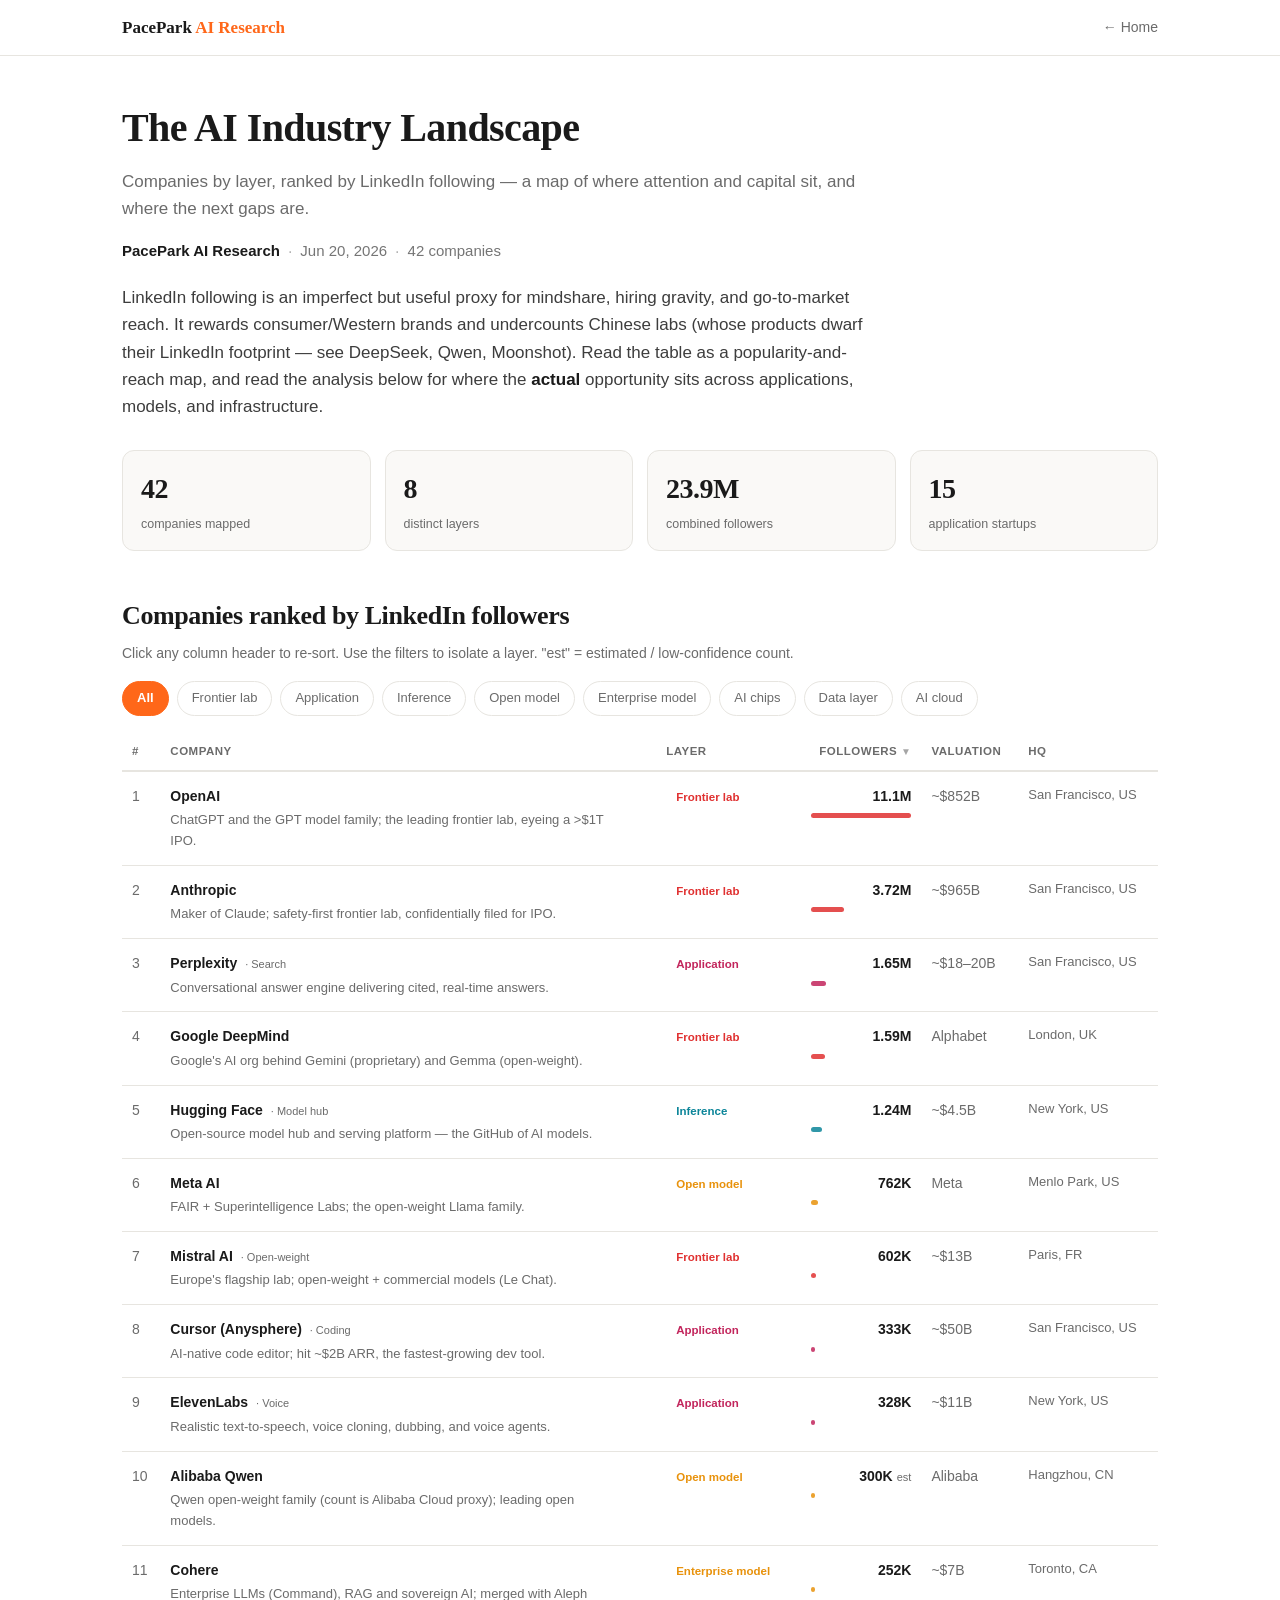
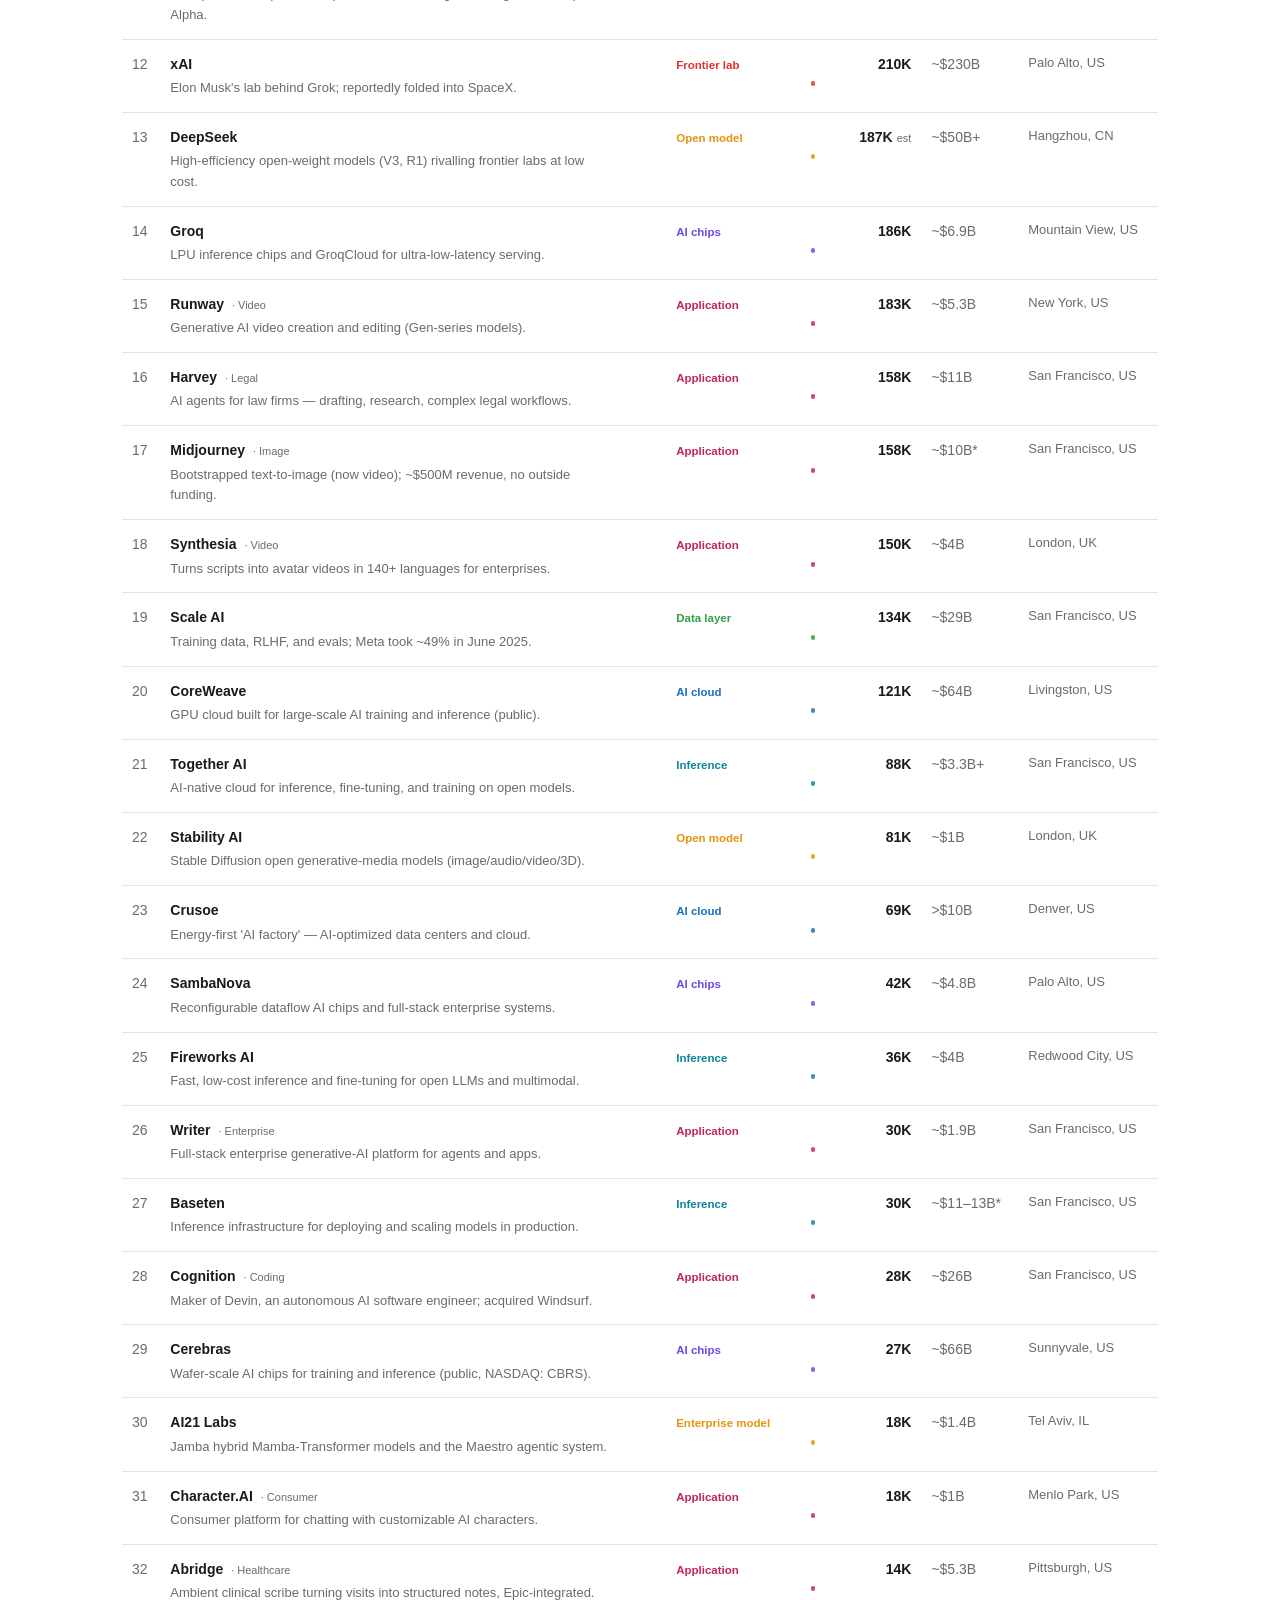
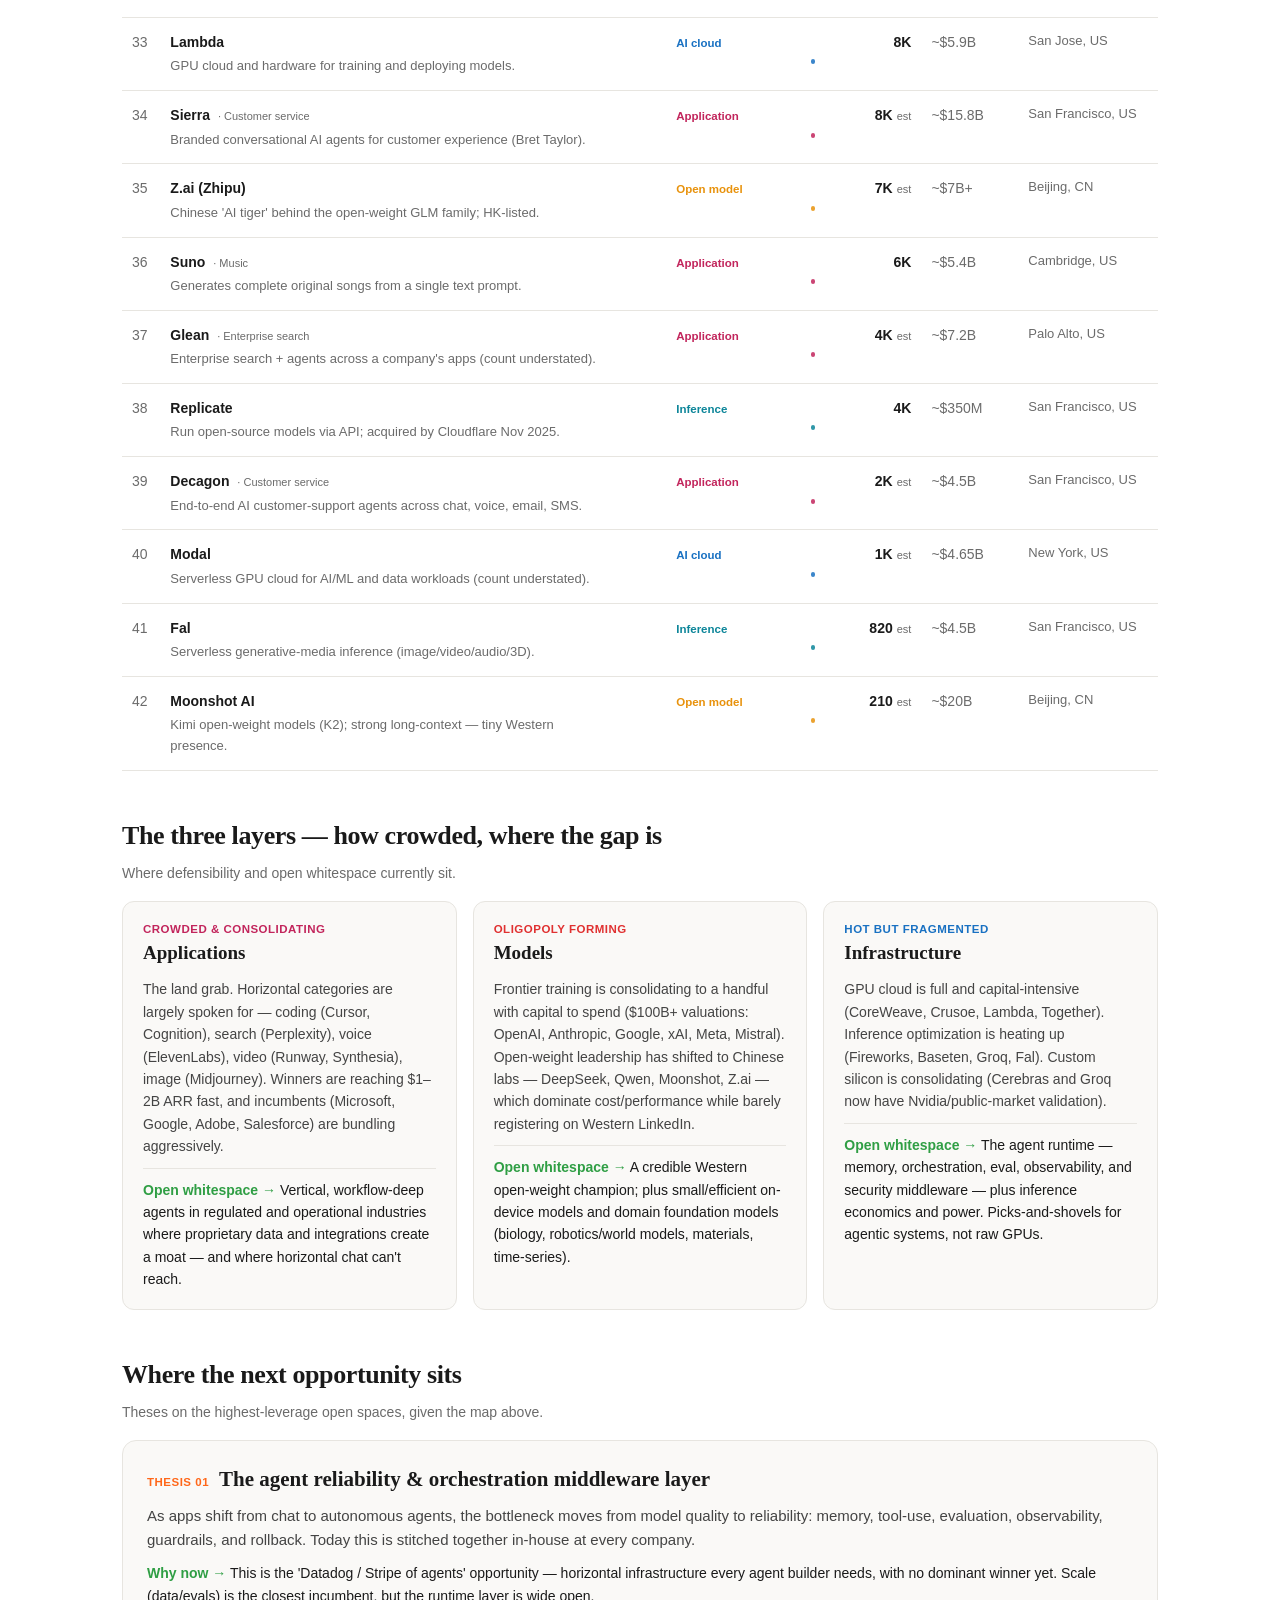
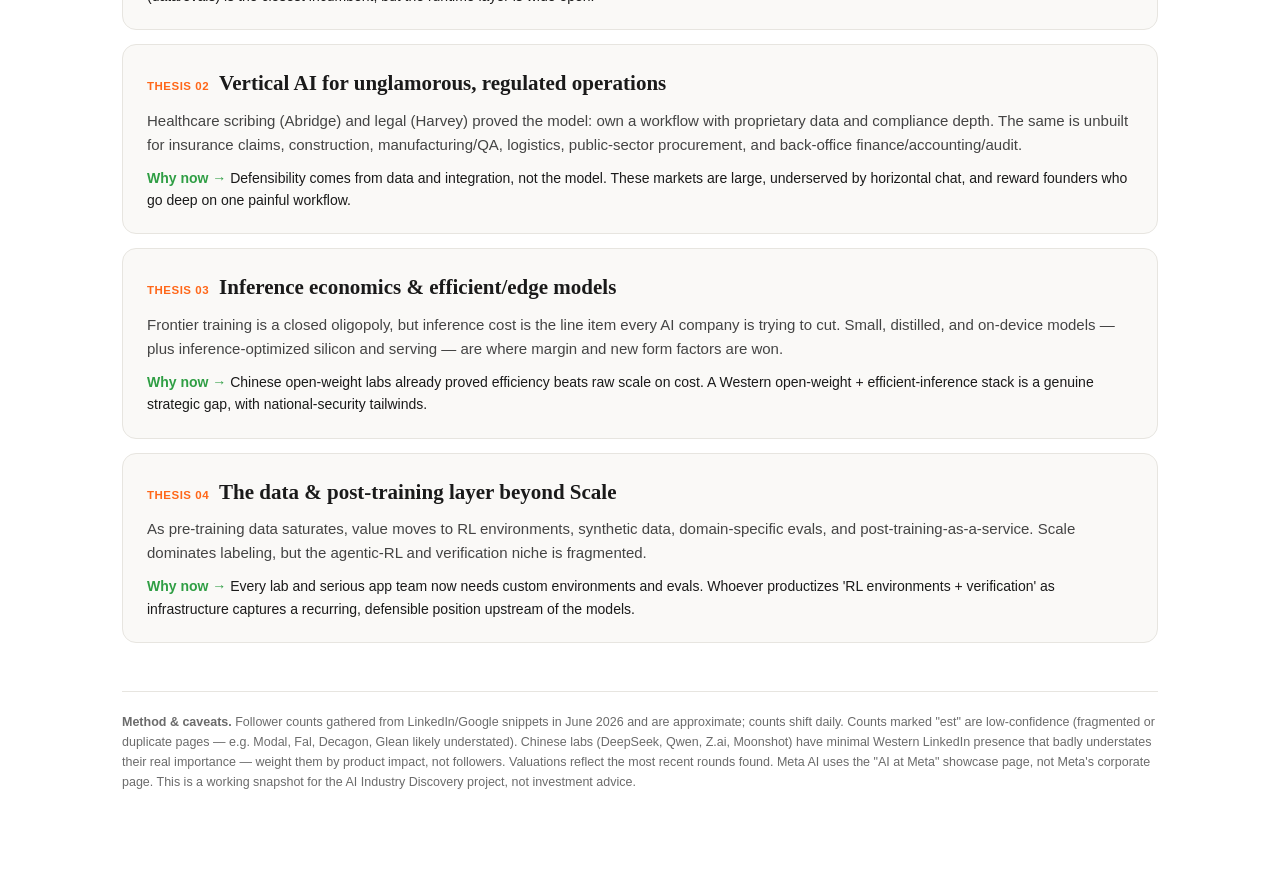
<file: ai-landscape.html>
<!DOCTYPE html>
<html lang="en">
<head>
<meta charset="UTF-8">
<meta name="viewport" content="width=device-width, initial-scale=1.0">
<title>AI Industry Landscape — June 2026</title>
<style>
  :root{
    --bg:#ffffff; --panel:#faf9f7; --panel2:#f4f2ee; --line:#e7e5e0;
    --txt:#1a1a1a; --muted:#6b6b6b; --accent:#ff6719;
    --frontier:#e03131; --openmodel:#e8920c; --inference:#0c8599; --cloud:#1971c2; --chips:#7048e8; --data:#2f9e44; --app:#c2255c;
    --serif:Georgia,"Iowan Old Style","Times New Roman",serif;
    --sans:-apple-system,BlinkMacSystemFont,"Segoe UI",Roboto,Helvetica,Arial,sans-serif;
  }
  *{box-sizing:border-box}
  body{margin:0;background:var(--bg);color:var(--txt);font-family:var(--sans);line-height:1.6;}
  .topbar{border-bottom:1px solid var(--line);background:rgba(255,255,255,.9);backdrop-filter:blur(8px);position:sticky;top:0;z-index:20;}
  .topbar .inner{max-width:1080px;margin:0 auto;padding:14px 22px;display:flex;align-items:center;justify-content:space-between;}
  .topbar .brand{font-family:var(--serif);font-weight:700;font-size:17px;color:var(--txt);text-decoration:none;}
  .topbar .brand span{color:var(--accent);}
  .topbar a.home{color:var(--muted);font-size:14px;text-decoration:none;font-weight:500;}
  .topbar a.home:hover{color:var(--txt);}
  .wrap{max-width:1080px;margin:0 auto;padding:40px 22px 90px;}
  header h1{font-family:var(--serif);font-size:40px;margin:0 0 8px;letter-spacing:-.6px;font-weight:800;}
  header .sub{color:var(--muted);font-size:17px;margin-bottom:8px;max-width:760px;}
  header .date{color:var(--accent);font-size:12.5px;font-weight:700;letter-spacing:.5px;}
  .lead{color:#3d3d3d;font-size:17px;max-width:760px;margin:20px 0 30px;}
  .lead b{color:var(--txt);}
  .stats{display:grid;grid-template-columns:repeat(auto-fit,minmax(150px,1fr));gap:14px;margin-bottom:34px;}
  .stat{background:var(--panel);border:1px solid var(--line);border-radius:12px;padding:16px 18px;}
  .stat .n{font-family:var(--serif);font-size:28px;font-weight:800;letter-spacing:-.5px;}
  .stat .l{color:var(--muted);font-size:12.5px;margin-top:2px;}
  h2{font-family:var(--serif);font-size:26px;margin:44px 0 6px;letter-spacing:-.4px;font-weight:800;}
  .section-note{color:var(--muted);font-size:14px;margin:0 0 16px;}
  .filters{display:flex;flex-wrap:wrap;gap:8px;margin:0 0 16px;}
  .chip{border:1px solid var(--line);background:#fff;color:var(--muted);padding:6px 14px;border-radius:20px;font-size:13px;cursor:pointer;transition:.15s;user-select:none;}
  .chip:hover{border-color:var(--accent);color:var(--txt);}
  .chip.active{background:var(--accent);color:#fff;border-color:var(--accent);font-weight:600;}
  table{width:100%;border-collapse:collapse;font-size:14px;}
  thead th{text-align:left;padding:10px 10px;color:var(--muted);font-weight:700;border-bottom:2px solid var(--line);cursor:pointer;white-space:nowrap;font-size:11.5px;text-transform:uppercase;letter-spacing:.5px;}
  thead th:hover{color:var(--txt);}
  thead th .arrow{opacity:.6;font-size:10px;}
  tbody td{padding:13px 10px;border-bottom:1px solid var(--line);vertical-align:top;}
  tbody tr:hover{background:var(--panel2);}
  .rank{color:var(--muted);font-variant-numeric:tabular-nums;}
  .co{font-weight:700;}
  .co .desc{font-weight:400;color:var(--muted);font-size:13px;margin-top:3px;max-width:440px;}
  .fol{font-variant-numeric:tabular-nums;font-weight:700;text-align:right;white-space:nowrap;}
  .est{color:var(--muted);font-weight:400;font-size:11px;margin-left:4px;}
  .tag{display:inline-block;padding:3px 10px;border-radius:6px;font-size:11.5px;font-weight:700;white-space:nowrap;}
  .val{font-variant-numeric:tabular-nums;color:var(--muted);white-space:nowrap;}
  .hq{color:var(--muted);font-size:13px;white-space:nowrap;}
  .bar{height:5px;border-radius:3px;margin-top:6px;background:var(--accent);opacity:.85;}
  .layergrid{display:grid;grid-template-columns:repeat(auto-fit,minmax(260px,1fr));gap:16px;margin-top:8px;}
  .card{background:var(--panel);border:1px solid var(--line);border-radius:12px;padding:18px 20px;}
  .card h3{font-family:var(--serif);margin:0 0 4px;font-size:19px;font-weight:800;}
  .card .crowd{font-size:11.5px;font-weight:800;text-transform:uppercase;letter-spacing:.5px;}
  .card p{color:#444;font-size:14px;margin:10px 0 0;}
  .card .gap{color:var(--txt);font-size:14px;margin-top:10px;border-top:1px solid var(--line);padding-top:10px;}
  .card .gap b{color:var(--data);}
  .opp{background:var(--panel);border:1px solid var(--line);border-radius:14px;padding:22px 24px;margin-top:14px;}
  .opp h3{font-family:var(--serif);margin:0 0 8px;font-size:21px;font-weight:800;}
  .opp h3 span{font-family:var(--sans);font-size:11.5px;color:var(--accent);font-weight:800;margin-right:10px;letter-spacing:.5px;}
  .opp p{color:#444;font-size:15px;margin:6px 0 0;}
  .opp .why{color:var(--txt);font-size:14px;margin-top:10px;}
  footer{margin-top:48px;color:var(--muted);font-size:12.5px;border-top:1px solid var(--line);padding-top:20px;}
  a{color:var(--accent);text-decoration:none;}
  @media(max-width:720px){.desc{display:none}.hide-sm{display:none}header h1{font-size:30px}}
</style>
</head>
<body>
<div class="topbar">
  <div class="inner">
    <a class="brand" href="index.html">PacePark <span>AI Research</span></a>
    <a class="home" href="index.html">← Home</a>
  </div>
</div>
<div class="wrap">
  <header>
    <h1>The AI Industry Landscape</h1>
    <div class="sub">Companies by layer, ranked by LinkedIn following — a map of where attention and capital sit, and where the next gaps are.</div>
    <div style="display:flex;align-items:center;flex-wrap:wrap;gap:8px;margin-top:16px;font-family:-apple-system,BlinkMacSystemFont,'Segoe UI',Roboto,Helvetica,Arial,sans-serif">
      <span style="font-weight:600;color:#1a1a1a;font-size:15px">PacePark AI Research</span>
      <span style="color:#b3b3b3">·</span>
      <span style="color:#757575;font-size:15px">Jun 20, 2026</span>
      <span style="color:#b3b3b3">·</span>
      <span style="color:#757575;font-size:15px">42 companies</span>
    </div>
  </header>

  <p class="lead">
    LinkedIn following is an imperfect but useful proxy for mindshare, hiring gravity, and go-to-market reach. It rewards consumer/Western brands and undercounts Chinese labs (whose products dwarf their LinkedIn footprint — see DeepSeek, Qwen, Moonshot). Read the table as a popularity-and-reach map, and read the analysis below for where the <b>actual</b> opportunity sits across applications, models, and infrastructure.
  </p>

  <div class="stats" id="stats"></div>

  <h2>Companies ranked by LinkedIn followers</h2>
  <p class="section-note">Click any column header to re-sort. Use the filters to isolate a layer. "est" = estimated / low-confidence count.</p>
  <div class="filters" id="filters"></div>
  <table>
    <thead>
      <tr>
        <th data-k="rank">#</th>
        <th data-k="name">Company</th>
        <th data-k="layer">Layer</th>
        <th data-k="followers" class="fol">Followers <span class="arrow">▼</span></th>
        <th data-k="valuation" class="hide-sm">Valuation</th>
        <th data-k="hq" class="hide-sm">HQ</th>
      </tr>
    </thead>
    <tbody id="rows"></tbody>
  </table>

  <h2>The three layers — how crowded, where the gap is</h2>
  <p class="section-note">Where defensibility and open whitespace currently sit.</p>
  <div class="layergrid" id="layers"></div>

  <h2>Where the next opportunity sits</h2>
  <p class="section-note">Theses on the highest-leverage open spaces, given the map above.</p>
  <div id="opps"></div>

  <footer>
    <b>Method &amp; caveats.</b> Follower counts gathered from LinkedIn/Google snippets in June 2026 and are approximate; counts shift daily. Counts marked "est" are low-confidence (fragmented or duplicate pages — e.g. Modal, Fal, Decagon, Glean likely understated). Chinese labs (DeepSeek, Qwen, Z.ai, Moonshot) have minimal Western LinkedIn presence that badly understates their real importance — weight them by product impact, not followers. Valuations reflect the most recent rounds found. Meta AI uses the "AI at Meta" showcase page, not Meta's corporate page. This is a working snapshot for the AI Industry Discovery project, not investment advice.
  </footer>
</div>

<script>
const DATA = [
 {name:"OpenAI", followers:11075000, layer:"Frontier lab", hq:"San Francisco, US", valuation:"~$852B", desc:"ChatGPT and the GPT model family; the leading frontier lab, eyeing a >$1T IPO."},
 {name:"Anthropic", followers:3723000, layer:"Frontier lab", hq:"San Francisco, US", valuation:"~$965B", desc:"Maker of Claude; safety-first frontier lab, confidentially filed for IPO."},
 {name:"Perplexity", followers:1652000, layer:"Application", sub:"Search", hq:"San Francisco, US", valuation:"~$18–20B", desc:"Conversational answer engine delivering cited, real-time answers."},
 {name:"Google DeepMind", followers:1590000, layer:"Frontier lab", hq:"London, UK", valuation:"Alphabet", desc:"Google's AI org behind Gemini (proprietary) and Gemma (open-weight)."},
 {name:"Hugging Face", followers:1239000, layer:"Inference", sub:"Model hub", hq:"New York, US", valuation:"~$4.5B", desc:"Open-source model hub and serving platform — the GitHub of AI models."},
 {name:"Meta AI", followers:762000, layer:"Open model", hq:"Menlo Park, US", valuation:"Meta", desc:"FAIR + Superintelligence Labs; the open-weight Llama family."},
 {name:"Mistral AI", followers:602000, layer:"Frontier lab", sub:"Open-weight", hq:"Paris, FR", valuation:"~$13B", desc:"Europe's flagship lab; open-weight + commercial models (Le Chat)."},
 {name:"Cursor (Anysphere)", followers:333300, layer:"Application", sub:"Coding", hq:"San Francisco, US", valuation:"~$50B", desc:"AI-native code editor; hit ~$2B ARR, the fastest-growing dev tool."},
 {name:"ElevenLabs", followers:328200, layer:"Application", sub:"Voice", hq:"New York, US", valuation:"~$11B", desc:"Realistic text-to-speech, voice cloning, dubbing, and voice agents."},
 {name:"Alibaba Qwen", followers:300000, layer:"Open model", hq:"Hangzhou, CN", valuation:"Alibaba", est:true, desc:"Qwen open-weight family (count is Alibaba Cloud proxy); leading open models."},
 {name:"Cohere", followers:252000, layer:"Enterprise model", hq:"Toronto, CA", valuation:"~$7B", desc:"Enterprise LLMs (Command), RAG and sovereign AI; merged with Aleph Alpha."},
 {name:"xAI", followers:210000, layer:"Frontier lab", hq:"Palo Alto, US", valuation:"~$230B", desc:"Elon Musk's lab behind Grok; reportedly folded into SpaceX."},
 {name:"DeepSeek", followers:187000, layer:"Open model", hq:"Hangzhou, CN", valuation:"~$50B+", est:true, desc:"High-efficiency open-weight models (V3, R1) rivalling frontier labs at low cost."},
 {name:"Groq", followers:186000, layer:"AI chips", hq:"Mountain View, US", valuation:"~$6.9B", desc:"LPU inference chips and GroqCloud for ultra-low-latency serving."},
 {name:"Runway", followers:183400, layer:"Application", sub:"Video", hq:"New York, US", valuation:"~$5.3B", desc:"Generative AI video creation and editing (Gen-series models)."},
 {name:"Harvey", followers:158400, layer:"Application", sub:"Legal", hq:"San Francisco, US", valuation:"~$11B", desc:"AI agents for law firms — drafting, research, complex legal workflows."},
 {name:"Midjourney", followers:158300, layer:"Application", sub:"Image", hq:"San Francisco, US", valuation:"~$10B*", desc:"Bootstrapped text-to-image (now video); ~$500M revenue, no outside funding."},
 {name:"Synthesia", followers:149800, layer:"Application", sub:"Video", hq:"London, UK", valuation:"~$4B", desc:"Turns scripts into avatar videos in 140+ languages for enterprises."},
 {name:"Scale AI", followers:134000, layer:"Data layer", hq:"San Francisco, US", valuation:"~$29B", desc:"Training data, RLHF, and evals; Meta took ~49% in June 2025."},
 {name:"CoreWeave", followers:121000, layer:"AI cloud", hq:"Livingston, US", valuation:"~$64B", desc:"GPU cloud built for large-scale AI training and inference (public)."},
 {name:"Together AI", followers:88000, layer:"Inference", hq:"San Francisco, US", valuation:"~$3.3B+", desc:"AI-native cloud for inference, fine-tuning, and training on open models."},
 {name:"Stability AI", followers:81000, layer:"Open model", hq:"London, UK", valuation:"~$1B", desc:"Stable Diffusion open generative-media models (image/audio/video/3D)."},
 {name:"Crusoe", followers:69000, layer:"AI cloud", hq:"Denver, US", valuation:">$10B", desc:"Energy-first 'AI factory' — AI-optimized data centers and cloud."},
 {name:"SambaNova", followers:42000, layer:"AI chips", hq:"Palo Alto, US", valuation:"~$4.8B", desc:"Reconfigurable dataflow AI chips and full-stack enterprise systems."},
 {name:"Fireworks AI", followers:36000, layer:"Inference", hq:"Redwood City, US", valuation:"~$4B", desc:"Fast, low-cost inference and fine-tuning for open LLMs and multimodal."},
 {name:"Writer", followers:30200, layer:"Application", sub:"Enterprise", hq:"San Francisco, US", valuation:"~$1.9B", desc:"Full-stack enterprise generative-AI platform for agents and apps."},
 {name:"Baseten", followers:30000, layer:"Inference", hq:"San Francisco, US", valuation:"~$11–13B*", desc:"Inference infrastructure for deploying and scaling models in production."},
 {name:"Cognition", followers:28300, layer:"Application", sub:"Coding", hq:"San Francisco, US", valuation:"~$26B", desc:"Maker of Devin, an autonomous AI software engineer; acquired Windsurf."},
 {name:"Cerebras", followers:27000, layer:"AI chips", hq:"Sunnyvale, US", valuation:"~$66B", desc:"Wafer-scale AI chips for training and inference (public, NASDAQ: CBRS)."},
 {name:"AI21 Labs", followers:18000, layer:"Enterprise model", hq:"Tel Aviv, IL", valuation:"~$1.4B", desc:"Jamba hybrid Mamba-Transformer models and the Maestro agentic system."},
 {name:"Character.AI", followers:17900, layer:"Application", sub:"Consumer", hq:"Menlo Park, US", valuation:"~$1B", desc:"Consumer platform for chatting with customizable AI characters."},
 {name:"Abridge", followers:14200, layer:"Application", sub:"Healthcare", hq:"Pittsburgh, US", valuation:"~$5.3B", desc:"Ambient clinical scribe turning visits into structured notes, Epic-integrated."},
 {name:"Lambda", followers:8170, layer:"AI cloud", hq:"San Jose, US", valuation:"~$5.9B", desc:"GPU cloud and hardware for training and deploying models."},
 {name:"Sierra", followers:7980, layer:"Application", sub:"Customer service", hq:"San Francisco, US", valuation:"~$15.8B", est:true, desc:"Branded conversational AI agents for customer experience (Bret Taylor)."},
 {name:"Z.ai (Zhipu)", followers:7300, layer:"Open model", hq:"Beijing, CN", valuation:"~$7B+", est:true, desc:"Chinese 'AI tiger' behind the open-weight GLM family; HK-listed."},
 {name:"Suno", followers:6200, layer:"Application", sub:"Music", hq:"Cambridge, US", valuation:"~$5.4B", desc:"Generates complete original songs from a single text prompt."},
 {name:"Glean", followers:3600, layer:"Application", sub:"Enterprise search", hq:"Palo Alto, US", valuation:"~$7.2B", est:true, desc:"Enterprise search + agents across a company's apps (count understated)."},
 {name:"Replicate", followers:3500, layer:"Inference", hq:"San Francisco, US", valuation:"~$350M", desc:"Run open-source models via API; acquired by Cloudflare Nov 2025."},
 {name:"Modal", followers:1240, layer:"AI cloud", hq:"New York, US", valuation:"~$4.65B", est:true, desc:"Serverless GPU cloud for AI/ML and data workloads (count understated)."},
 {name:"Fal", followers:820, layer:"Inference", hq:"San Francisco, US", valuation:"~$4.5B", est:true, desc:"Serverless generative-media inference (image/video/audio/3D)."},
 {name:"Decagon", followers:1500, layer:"Application", sub:"Customer service", hq:"San Francisco, US", valuation:"~$4.5B", est:true, desc:"End-to-end AI customer-support agents across chat, voice, email, SMS."},
 {name:"Moonshot AI", followers:210, layer:"Open model", hq:"Beijing, CN", valuation:"~$20B", est:true, desc:"Kimi open-weight models (K2); strong long-context — tiny Western presence."},
];

const LAYER_COLORS = {
  "Frontier lab":"var(--frontier)","Open model":"var(--openmodel)","Enterprise model":"var(--openmodel)",
  "Inference":"var(--inference)","AI cloud":"var(--cloud)","AI chips":"var(--chips)","Data layer":"var(--data)","Application":"var(--app)"
};

const fmt = n => n>=1000000 ? (n/1000000).toFixed(n>=10000000?1:2)+"M" : n>=1000 ? Math.round(n/1000)+"K" : n;
const maxF = Math.max(...DATA.map(d=>d.followers));

// stats
const stats = [
  {n:DATA.length, l:"companies mapped"},
  {n:[...new Set(DATA.map(d=>d.layer))].length, l:"distinct layers"},
  {n:fmt(DATA.reduce((a,d)=>a+d.followers,0)), l:"combined followers"},
  {n:DATA.filter(d=>d.layer==="Application").length, l:"application startups"},
];
document.getElementById('stats').innerHTML = stats.map(s=>`<div class="stat"><div class="n">${s.n}</div><div class="l">${s.l}</div></div>`).join('');

// filters
const layers = ["All", ...[...new Set(DATA.map(d=>d.layer))]];
let activeFilter="All", sortKey="followers", sortDir=-1;
document.getElementById('filters').innerHTML = layers.map(l=>`<div class="chip${l==='All'?' active':''}" data-f="${l}">${l}</div>`).join('');

function render(){
  let rows = DATA.filter(d=>activeFilter==="All"||d.layer===activeFilter);
  rows.sort((a,b)=>{
    let va=a[sortKey], vb=b[sortKey];
    if(sortKey==="rank"||sortKey==="followers"){va=a.followers;vb=b.followers;}
    if(typeof va==="string") return sortDir*va.localeCompare(vb);
    return sortDir*(va-vb);
  });
  document.getElementById('rows').innerHTML = rows.map((d,i)=>`
    <tr>
      <td class="rank">${i+1}</td>
      <td class="co">${d.name}${d.sub?` <span class="est">· ${d.sub}</span>`:''}
        <div class="desc">${d.desc}</div></td>
      <td><span class="tag" style="background:${LAYER_COLORS[d.layer]}22;color:${LAYER_COLORS[d.layer]}">${d.layer}</span></td>
      <td class="fol">${fmt(d.followers)}${d.est?'<span class="est">est</span>':''}
        <div class="bar" style="width:${Math.max(4,d.followers/maxF*100)}%;background:${LAYER_COLORS[d.layer]}"></div></td>
      <td class="val hide-sm">${d.valuation}</td>
      <td class="hq hide-sm">${d.hq}</td>
    </tr>`).join('');
}
document.querySelectorAll('.chip').forEach(c=>c.onclick=()=>{
  document.querySelectorAll('.chip').forEach(x=>x.classList.remove('active'));
  c.classList.add('active'); activeFilter=c.dataset.f; render();
});
document.querySelectorAll('thead th').forEach(th=>th.onclick=()=>{
  const k=th.dataset.k;
  if(sortKey===k) sortDir*=-1; else {sortKey=k; sortDir=(k==="name"||k==="hq"||k==="layer")?1:-1;}
  document.querySelectorAll('thead th .arrow').forEach(a=>a.remove());
  th.innerHTML += ` <span class="arrow">${sortDir<0?'▼':'▲'}</span>`;
  render();
});
render();

// layer cards
const LAYERS = [
 {h:"Applications", c:"var(--app)", crowd:"CROWDED & CONSOLIDATING", p:"The land grab. Horizontal categories are largely spoken for — coding (Cursor, Cognition), search (Perplexity), voice (ElevenLabs), video (Runway, Synthesia), image (Midjourney). Winners are reaching $1–2B ARR fast, and incumbents (Microsoft, Google, Adobe, Salesforce) are bundling aggressively.", gap:"Vertical, workflow-deep agents in regulated and operational industries where proprietary data and integrations create a moat — and where horizontal chat can't reach."},
 {h:"Models", c:"var(--frontier)", crowd:"OLIGOPOLY FORMING", p:"Frontier training is consolidating to a handful with capital to spend ($100B+ valuations: OpenAI, Anthropic, Google, xAI, Meta, Mistral). Open-weight leadership has shifted to Chinese labs — DeepSeek, Qwen, Moonshot, Z.ai — which dominate cost/performance while barely registering on Western LinkedIn.", gap:"A credible Western open-weight champion; plus small/efficient on-device models and domain foundation models (biology, robotics/world models, materials, time-series)."},
 {h:"Infrastructure", c:"var(--cloud)", crowd:"HOT BUT FRAGMENTED", p:"GPU cloud is full and capital-intensive (CoreWeave, Crusoe, Lambda, Together). Inference optimization is heating up (Fireworks, Baseten, Groq, Fal). Custom silicon is consolidating (Cerebras and Groq now have Nvidia/public-market validation).", gap:"The agent runtime — memory, orchestration, eval, observability, and security middleware — plus inference economics and power. Picks-and-shovels for agentic systems, not raw GPUs."},
];
document.getElementById('layers').innerHTML = LAYERS.map(l=>`
  <div class="card">
    <div class="crowd" style="color:${l.c}">${l.crowd}</div>
    <h3>${l.h}</h3>
    <p>${l.p}</p>
    <div class="gap"><b>Open whitespace →</b> ${l.gap}</div>
  </div>`).join('');

// opportunities
const OPPS = [
 {tag:"THESIS 01", h:"The agent reliability & orchestration middleware layer", p:"As apps shift from chat to autonomous agents, the bottleneck moves from model quality to reliability: memory, tool-use, evaluation, observability, guardrails, and rollback. Today this is stitched together in-house at every company.", why:"This is the 'Datadog / Stripe of agents' opportunity — horizontal infrastructure every agent builder needs, with no dominant winner yet. Scale (data/evals) is the closest incumbent, but the runtime layer is wide open."},
 {tag:"THESIS 02", h:"Vertical AI for unglamorous, regulated operations", p:"Healthcare scribing (Abridge) and legal (Harvey) proved the model: own a workflow with proprietary data and compliance depth. The same is unbuilt for insurance claims, construction, manufacturing/QA, logistics, public-sector procurement, and back-office finance/accounting/audit.", why:"Defensibility comes from data and integration, not the model. These markets are large, underserved by horizontal chat, and reward founders who go deep on one painful workflow."},
 {tag:"THESIS 03", h:"Inference economics & efficient/edge models", p:"Frontier training is a closed oligopoly, but inference cost is the line item every AI company is trying to cut. Small, distilled, and on-device models — plus inference-optimized silicon and serving — are where margin and new form factors are won.", why:"Chinese open-weight labs already proved efficiency beats raw scale on cost. A Western open-weight + efficient-inference stack is a genuine strategic gap, with national-security tailwinds."},
 {tag:"THESIS 04", h:"The data & post-training layer beyond Scale", p:"As pre-training data saturates, value moves to RL environments, synthetic data, domain-specific evals, and post-training-as-a-service. Scale dominates labeling, but the agentic-RL and verification niche is fragmented.", why:"Every lab and serious app team now needs custom environments and evals. Whoever productizes 'RL environments + verification' as infrastructure captures a recurring, defensible position upstream of the models."},
];
document.getElementById('opps').innerHTML = OPPS.map(o=>`
  <div class="opp">
    <h3><span>${o.tag}</span>${o.h}</h3>
    <p>${o.p}</p>
    <div class="why"><b style="color:var(--data)">Why now →</b> ${o.why}</div>
  </div>`).join('');
</script>
</body>
</html>
</file>
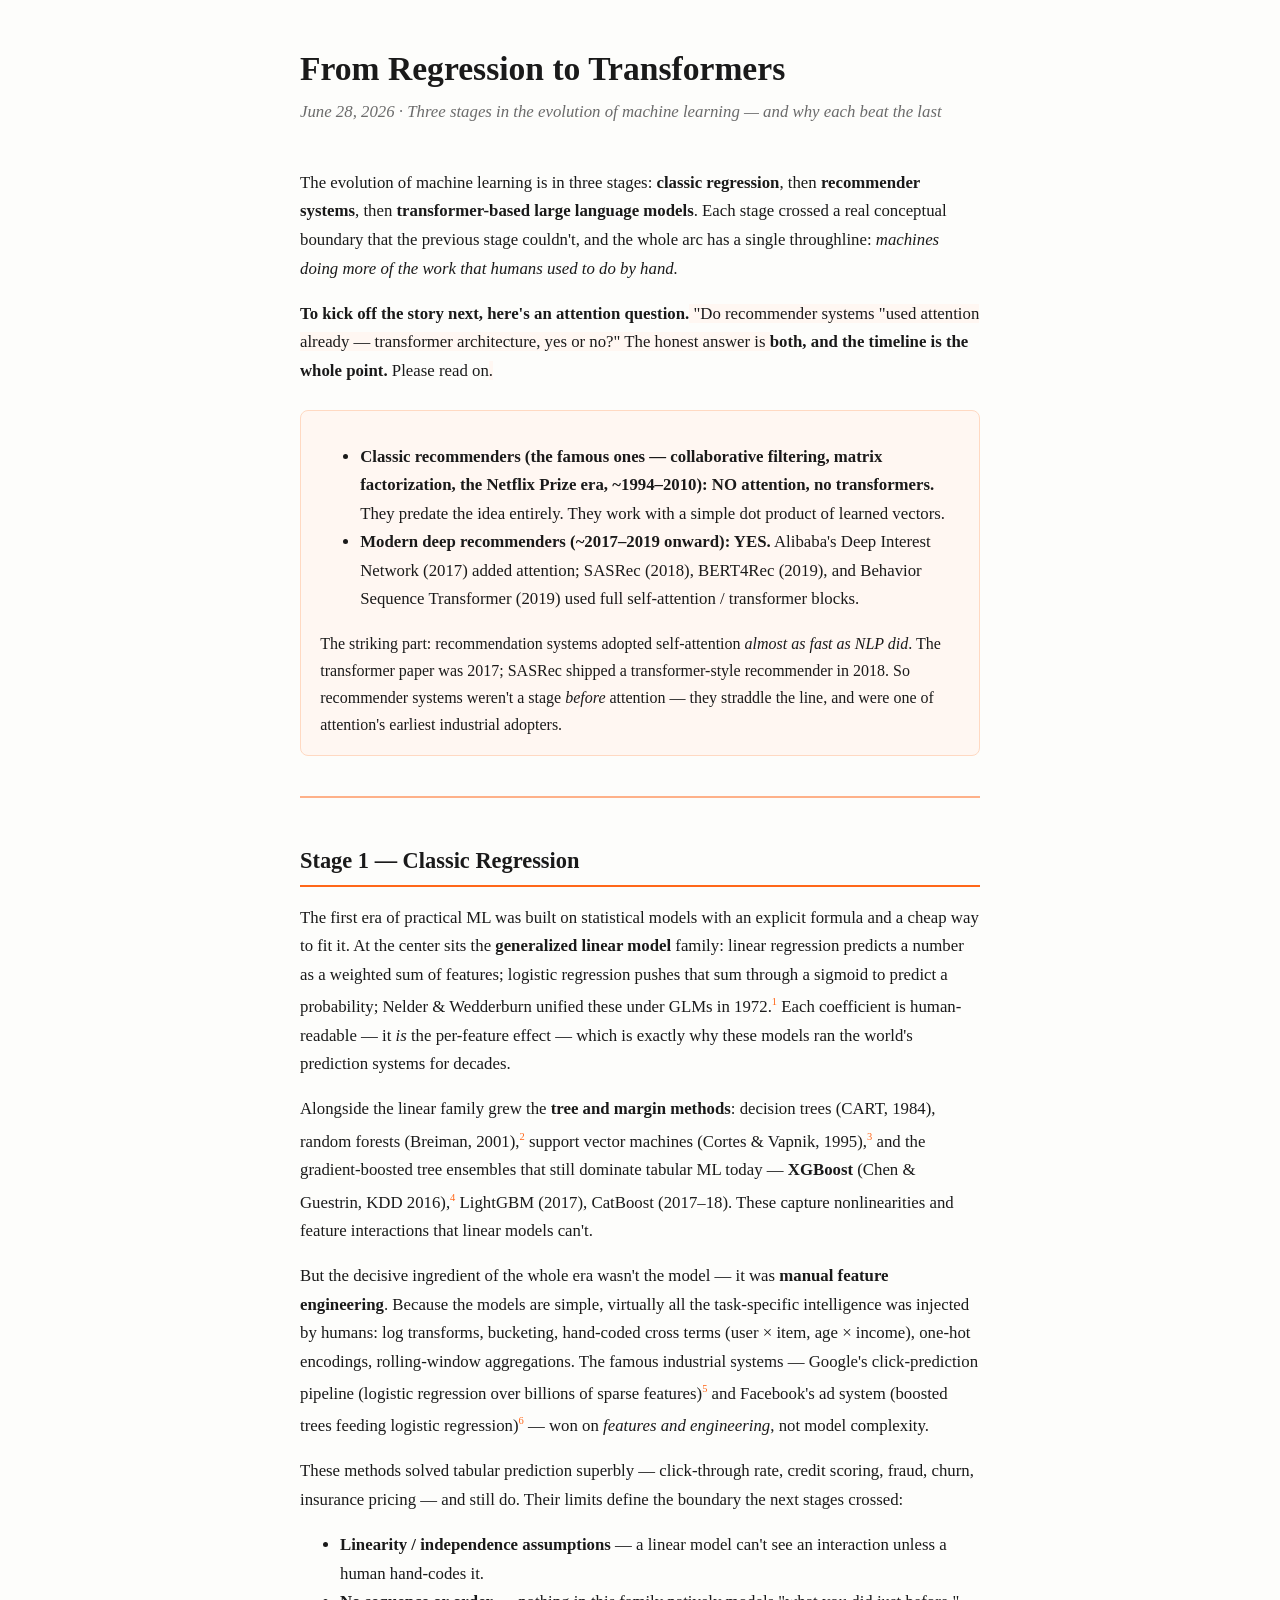
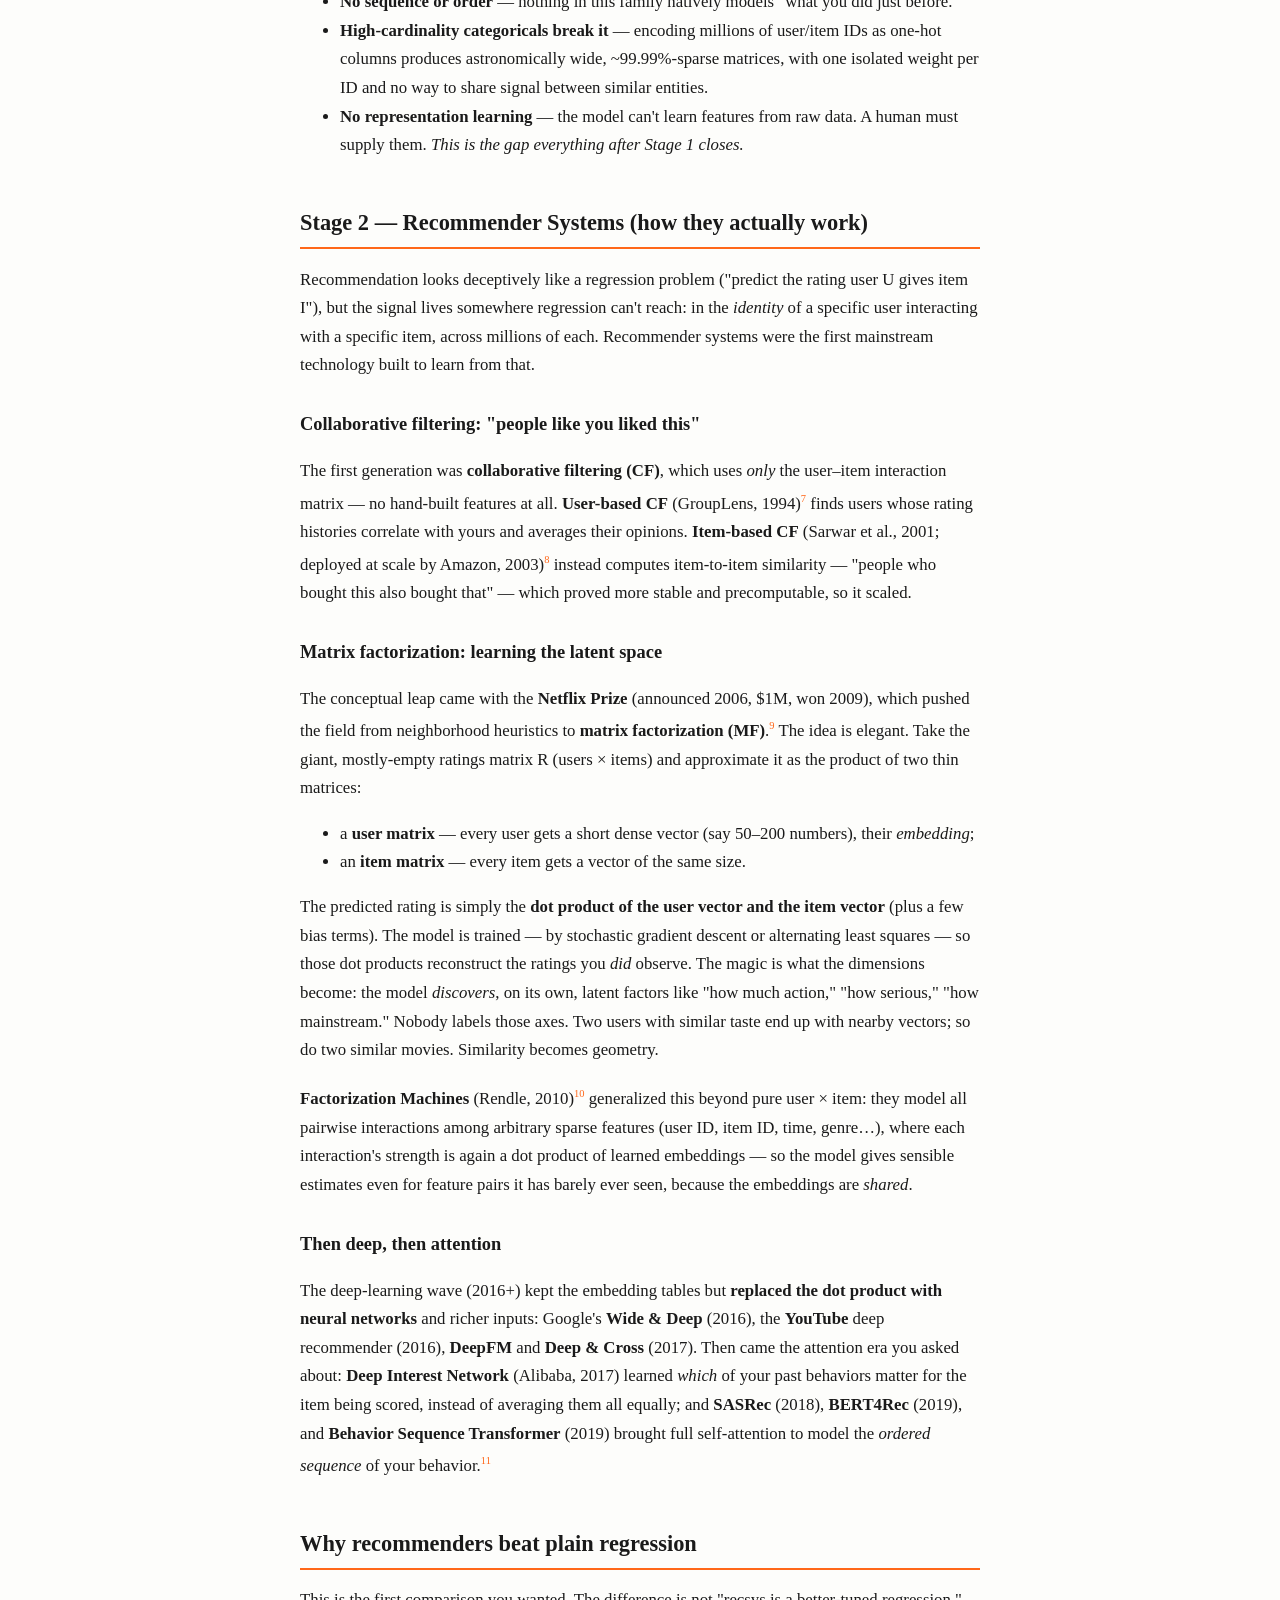
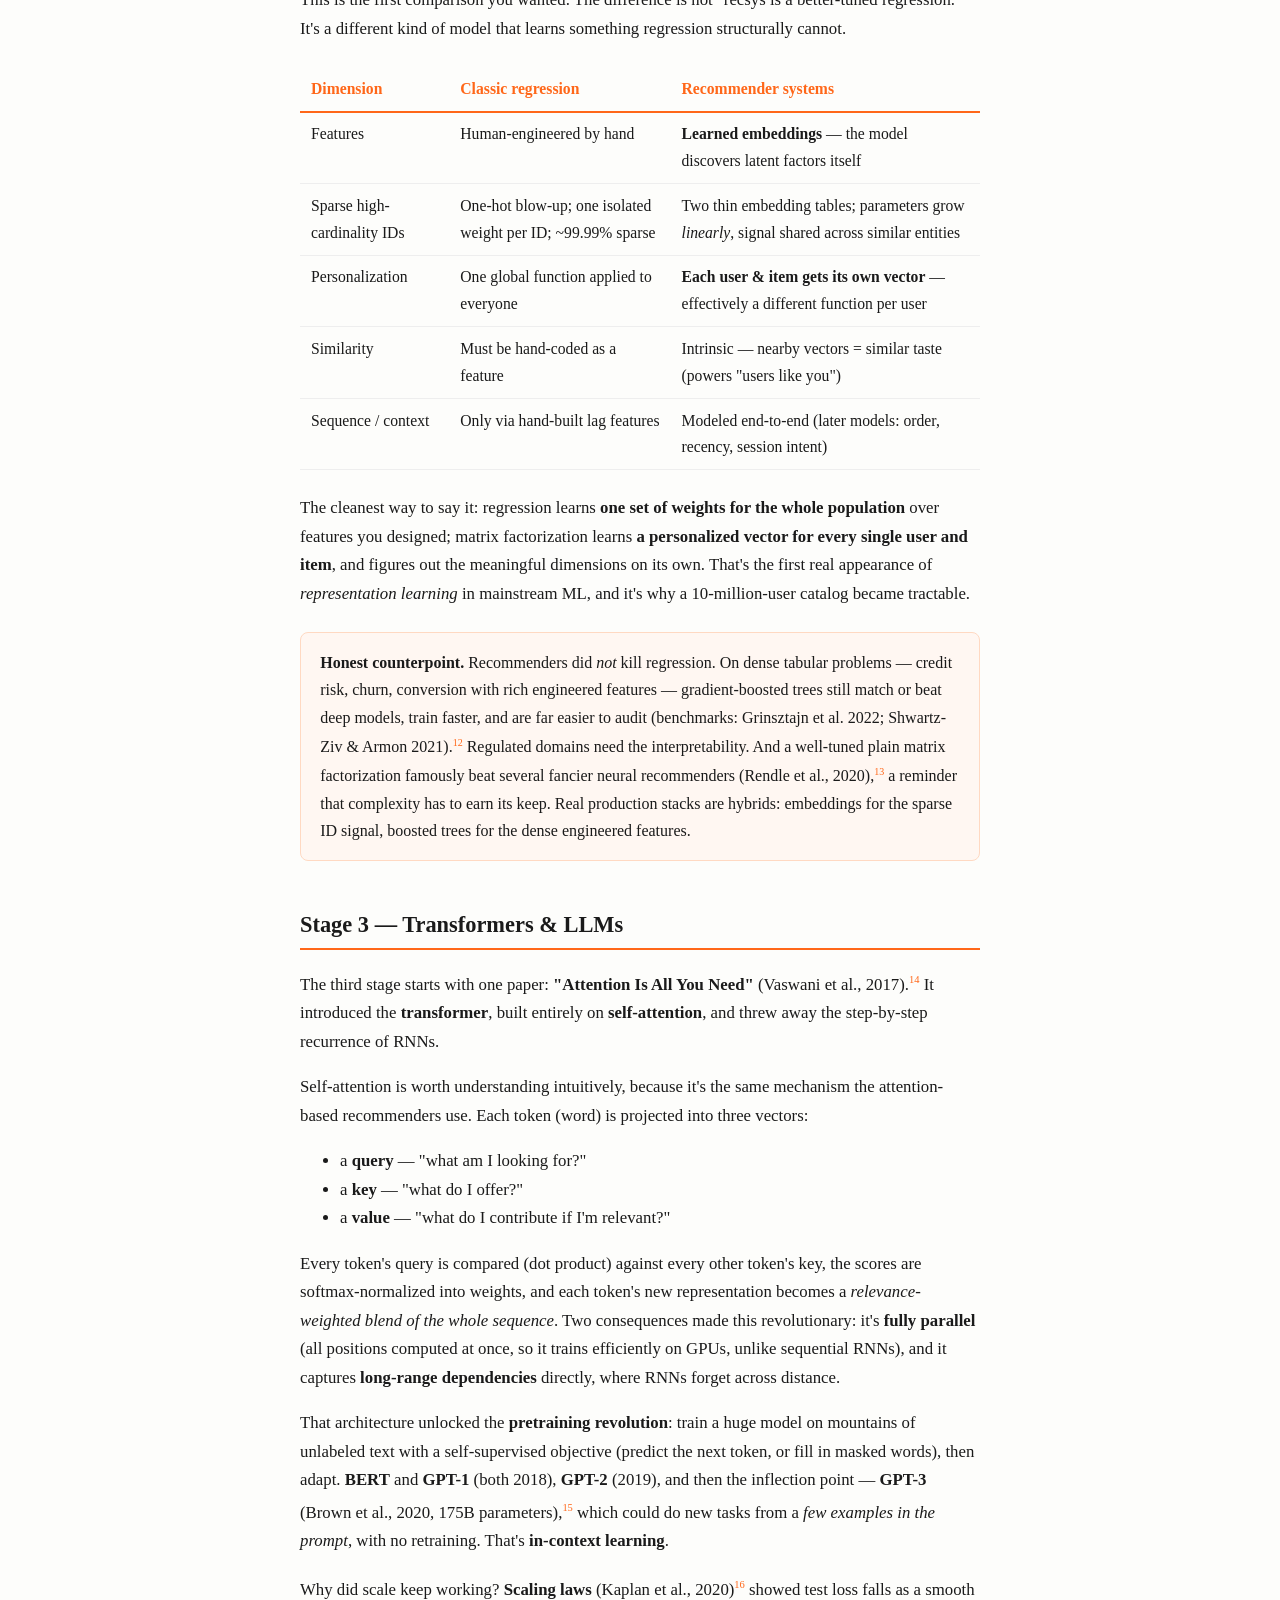
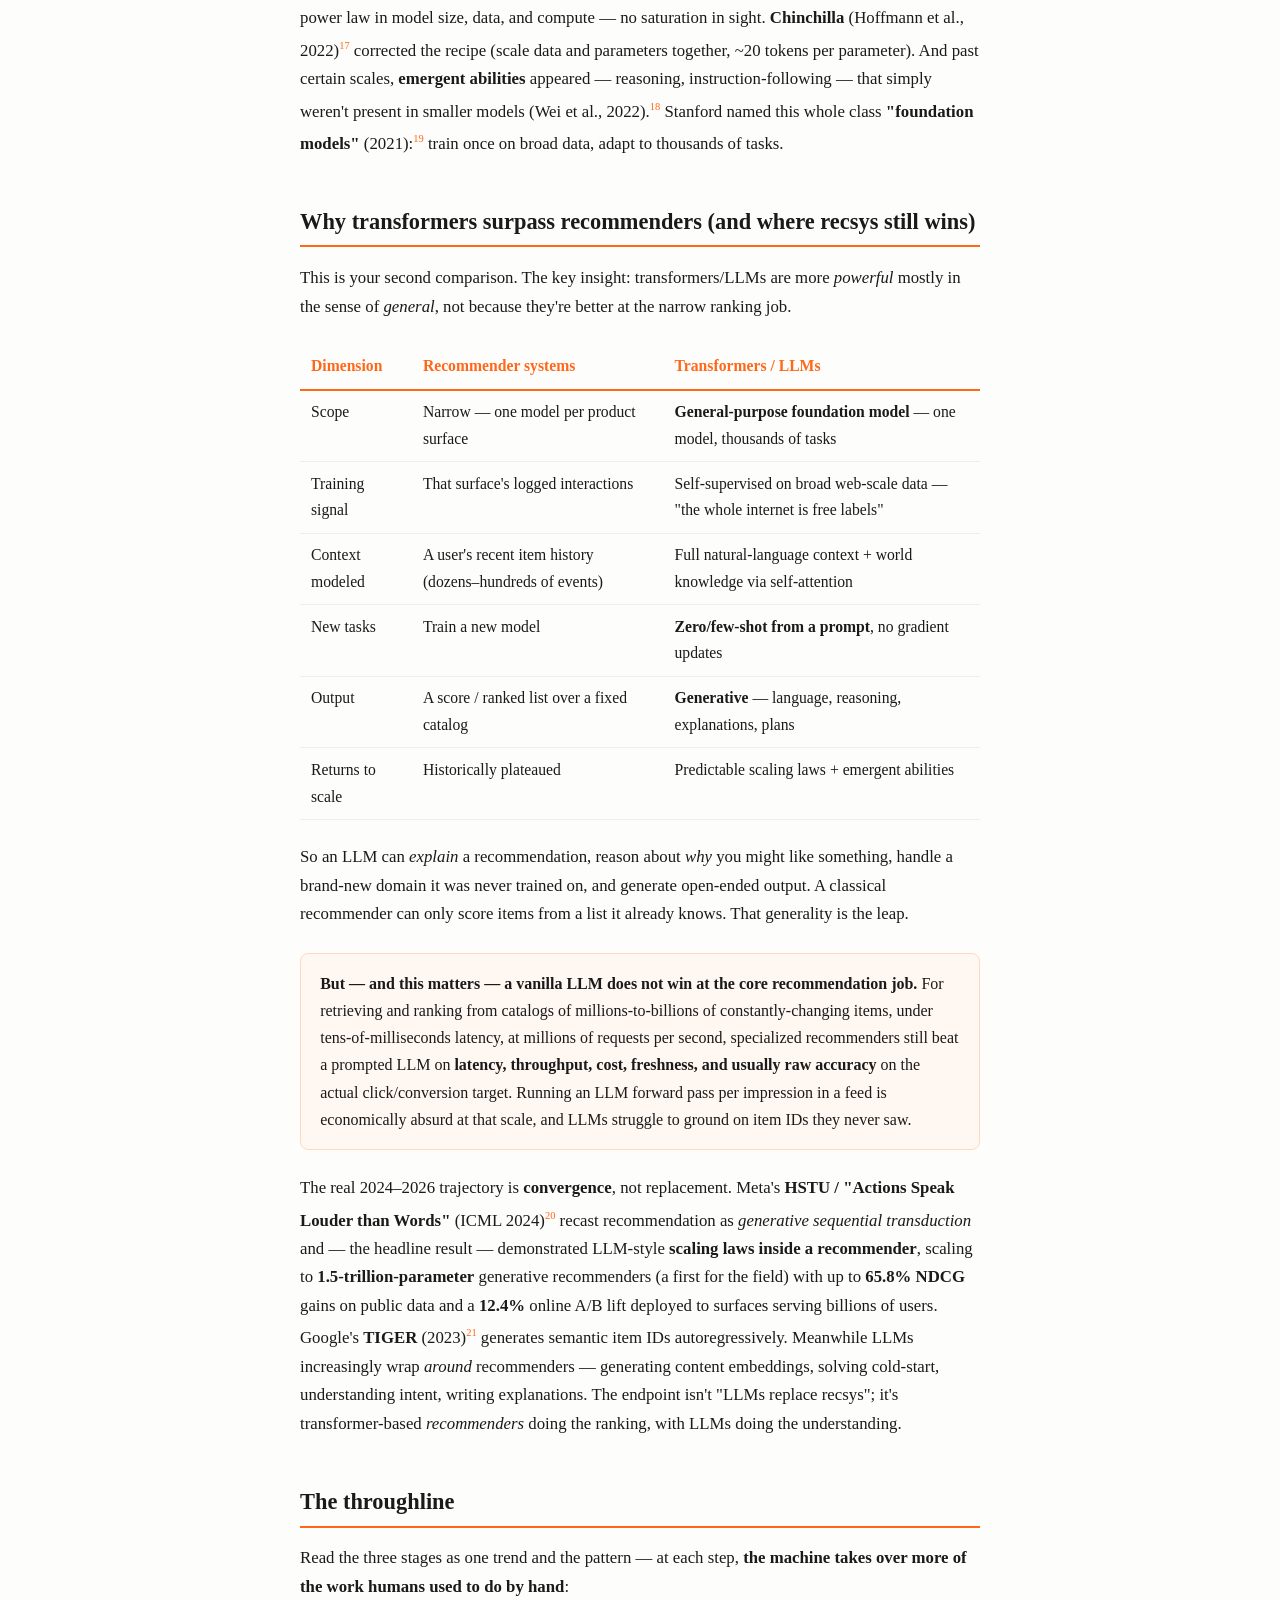
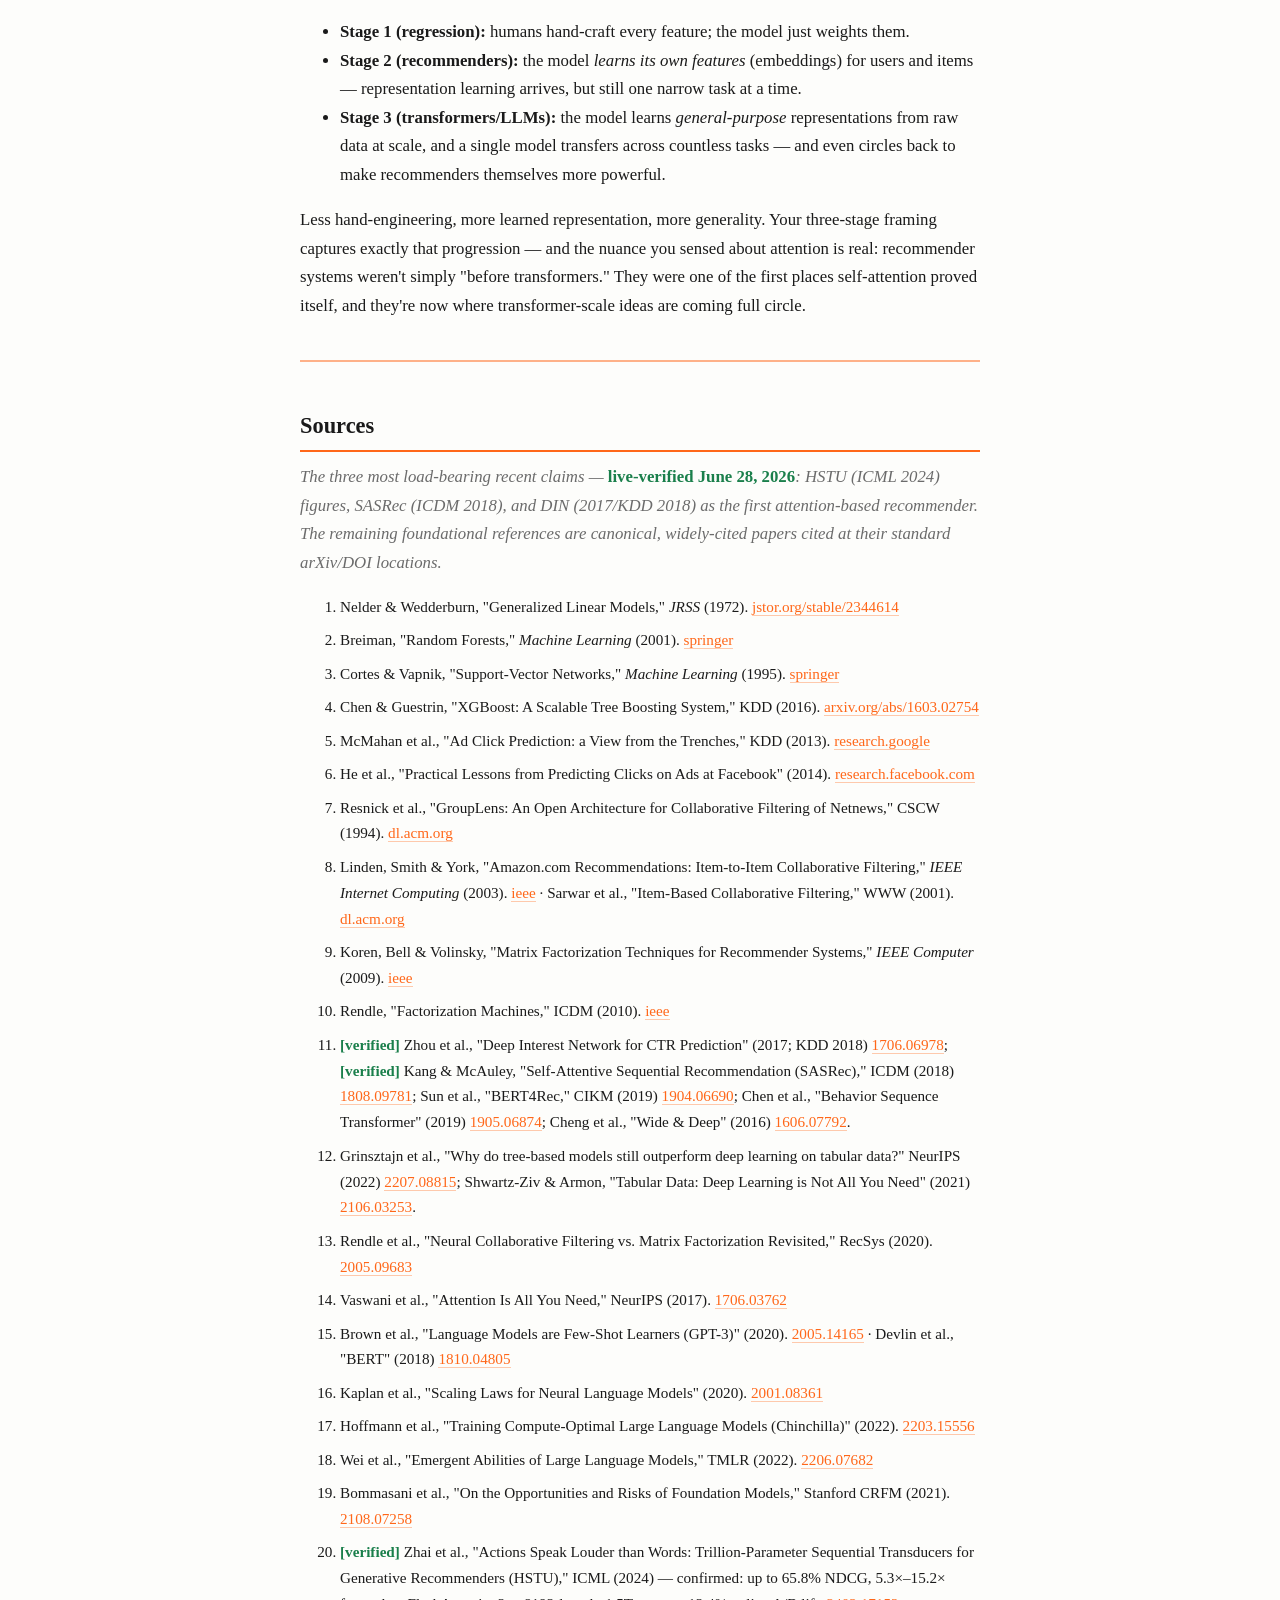
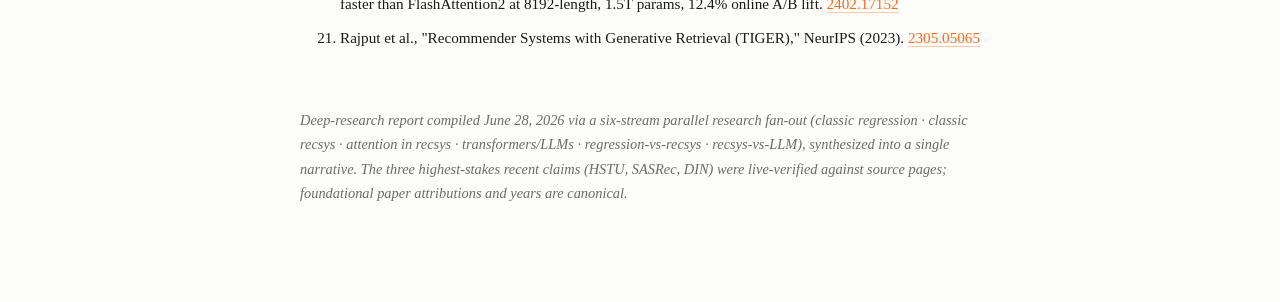
<file: evolution-regression-to-transformers.html>
<!DOCTYPE html>
<html lang="en"><head>
<meta charset="utf-8">
<meta name="viewport" content="width=device-width, initial-scale=1">
<title>From Regression to Transformers: Three Stages of Machine Learning</title>
<style>
  :root { --accent: #ff6719; --ink: #1a1a1a; --muted: #6b6b6b; }
  * { box-sizing: border-box; }
  body {
    font-family: Georgia, 'Times New Roman', serif;
    color: var(--ink);
    background: #fdfdfb;
    line-height: 1.7;
    margin: 0;
    padding: 48px 20px 96px;
  }
  .wrap { max-width: 680px; margin: 0 auto; }
  h1 {
    font-size: 2.1rem; line-height: 1.25; margin: 0 0 .25em;
    font-weight: 700;
  }
  .meta { color: var(--muted); font-style: italic; margin: 0 0 2.5em; }
  h2 {
    font-size: 1.4rem; margin: 2em 0 .5em; padding-bottom: .2em;
    border-bottom: 2px solid var(--accent);
  }
  h3 { font-size: 1.15rem; margin: 1.6em 0 .4em; }
  p, li { font-size: 1.05rem; }
  a { color: var(--accent); text-decoration: none; border-bottom: 1px solid rgba(255,103,25,.35); }
  a:hover { border-bottom-color: var(--accent); }
  hr { border: none; border-top: 2px solid var(--accent); margin: 2.5em 0; opacity: .5; }
  blockquote {
    margin: 1.5em 0; padding: .6em 1.2em; border-left: 4px solid var(--accent);
    background: #fff7f2; color: #333; font-style: italic;
  }
  .callout {
    background: #fff7f2; border: 1px solid #ffd9c2; border-radius: 8px;
    padding: 1em 1.2em; margin: 1.5em 0;
  }
  table { width: 100%; border-collapse: collapse; margin: 1.5em 0; font-size: .98rem; }
  th, td { text-align: left; padding: .55em .7em; border-bottom: 1px solid #eee; vertical-align: top; }
  th { color: var(--accent); border-bottom: 2px solid var(--accent); }
  code {
    font-family: ui-monospace, Menlo, monospace; font-size: .9em;
    background: #f3f1ec; padding: .1em .4em; border-radius: 4px;
  }
  sup a { border-bottom: none; font-size: .75em; }
  ol.refs li { font-size: .95rem; margin-bottom: .5em; }
  .verified { color: #1a7f4b; font-style: normal; font-weight: 600; }
  footer { margin-top: 4em; color: var(--muted); font-size: .9rem; font-style: italic; }
</style>
</head>
<body>
  <div class="wrap">
    <h1>From Regression to Transformers</h1>
    <p class="meta">June 28, 2026 · Three stages in the evolution of machine learning — and why each beat the last</p>

    <p>The evolution of machine learning is in three stages: <strong>classic regression</strong>, then <strong>recommender systems</strong>, then <strong>transformer-based large language models</strong>. Each stage crossed a real conceptual boundary that the previous stage couldn't, and the whole arc has a single throughline: <em>machines doing more of the work that humans used to do by hand.</em></p>

    <p><strong>To kick off the story next, here's an attention question.</strong><span style="background-color: rgb(255, 247, 242);">&nbsp;"Do recommender systems "used attention already — transformer architecture, yes or no?" The honest answer is </span><strong>both, and the timeline is the whole point. </strong>Please read on<span style="background-color: rgb(255, 247, 242);">.</span></p><div class="callout"><ul>
        <li><strong>Classic recommenders (the famous ones — collaborative filtering, matrix factorization, the Netflix Prize era, ~1994–2010): NO attention, no transformers.</strong> They predate the idea entirely. They work with a simple dot product of learned vectors.</li>
        <li><strong>Modern deep recommenders (~2017–2019 onward): YES.</strong> Alibaba's Deep Interest Network (2017) added attention; SASRec (2018), BERT4Rec (2019), and Behavior Sequence Transformer (2019) used full self-attention / transformer blocks.</li>
      </ul>
      The striking part: recommendation systems adopted self-attention <em>almost as fast as NLP did</em>. The transformer paper was 2017; SASRec shipped a transformer-style recommender in 2018. So recommender systems weren't a stage <em>before</em> attention — they straddle the line, and were one of attention's earliest industrial adopters.
    </div>

    <hr>

    <h2>Stage 1 — Classic Regression</h2>

    <p>The first era of practical ML was built on statistical models with an explicit formula and a cheap way to fit it. At the center sits the <strong>generalized linear model</strong> family: linear regression predicts a number as a weighted sum of features; logistic regression pushes that sum through a sigmoid to predict a probability; Nelder &amp; Wedderburn unified these under GLMs in 1972.<sup><a href="#r1">1</a></sup> Each coefficient is human-readable — it <em>is</em> the per-feature effect — which is exactly why these models ran the world's prediction systems for decades.</p>

    <p>Alongside the linear family grew the <strong>tree and margin methods</strong>: decision trees (CART, 1984), random forests (Breiman, 2001),<sup><a href="#r2">2</a></sup> support vector machines (Cortes &amp; Vapnik, 1995),<sup><a href="#r3">3</a></sup> and the gradient-boosted tree ensembles that still dominate tabular ML today — <strong>XGBoost</strong> (Chen &amp; Guestrin, KDD 2016),<sup><a href="#r4">4</a></sup> LightGBM (2017), CatBoost (2017–18). These capture nonlinearities and feature interactions that linear models can't.</p>

    <p>But the decisive ingredient of the whole era wasn't the model — it was <strong>manual feature engineering</strong>. Because the models are simple, virtually all the task-specific intelligence was injected by humans: log transforms, bucketing, hand-coded cross terms (user × item, age × income), one-hot encodings, rolling-window aggregations. The famous industrial systems — Google's click-prediction pipeline (logistic regression over billions of sparse features)<sup><a href="#r5">5</a></sup> and Facebook's ad system (boosted trees feeding logistic regression)<sup><a href="#r6">6</a></sup> — won on <em>features and engineering</em>, not model complexity.</p>

    <p>These methods solved tabular prediction superbly — click-through rate, credit scoring, fraud, churn, insurance pricing — and still do. Their limits define the boundary the next stages crossed:</p>
    <ul>
      <li><strong>Linearity / independence assumptions</strong> — a linear model can't see an interaction unless a human hand-codes it.</li>
      <li><strong>No sequence or order</strong> — nothing in this family natively models "what you did just before."</li>
      <li><strong>High-cardinality categoricals break it</strong> — encoding millions of user/item IDs as one-hot columns produces astronomically wide, ~99.99%-sparse matrices, with one isolated weight per ID and no way to share signal between similar entities.</li>
      <li><strong>No representation learning</strong> — the model can't learn features from raw data. A human must supply them. <em>This is the gap everything after Stage 1 closes.</em></li>
    </ul>

    <h2>Stage 2 — Recommender Systems (how they actually work)</h2>

    <p>Recommendation looks deceptively like a regression problem ("predict the rating user U gives item I"), but the signal lives somewhere regression can't reach: in the <em>identity</em> of a specific user interacting with a specific item, across millions of each. Recommender systems were the first mainstream technology built to learn from that.</p>

    <h3>Collaborative filtering: "people like you liked this"</h3>
    <p>The first generation was <strong>collaborative filtering (CF)</strong>, which uses <em>only</em> the user–item interaction matrix — no hand-built features at all. <strong>User-based CF</strong> (GroupLens, 1994)<sup><a href="#r7">7</a></sup> finds users whose rating histories correlate with yours and averages their opinions. <strong>Item-based CF</strong> (Sarwar et al., 2001; deployed at scale by Amazon, 2003)<sup><a href="#r8">8</a></sup> instead computes item-to-item similarity — "people who bought this also bought that" — which proved more stable and precomputable, so it scaled.</p>

    <h3>Matrix factorization: learning the latent space</h3>
    <p>The conceptual leap came with the <strong>Netflix Prize</strong> (announced 2006, $1M, won 2009), which pushed the field from neighborhood heuristics to <strong>matrix factorization (MF)</strong>.<sup><a href="#r9">9</a></sup> The idea is elegant. Take the giant, mostly-empty ratings matrix R (users × items) and approximate it as the product of two thin matrices:</p>
    <ul>
      <li>a <strong>user matrix</strong> — every user gets a short dense vector (say 50–200 numbers), their <em>embedding</em>;</li>
      <li>an <strong>item matrix</strong> — every item gets a vector of the same size.</li>
    </ul>
    <p>The predicted rating is simply the <strong>dot product of the user vector and the item vector</strong> (plus a few bias terms). The model is trained — by stochastic gradient descent or alternating least squares — so those dot products reconstruct the ratings you <em>did</em> observe. The magic is what the dimensions become: the model <em>discovers</em>, on its own, latent factors like "how much action," "how serious," "how mainstream." Nobody labels those axes. Two users with similar taste end up with nearby vectors; so do two similar movies. Similarity becomes geometry.</p>

    <p><strong>Factorization Machines</strong> (Rendle, 2010)<sup><a href="#r10">10</a></sup> generalized this beyond pure user × item: they model all pairwise interactions among arbitrary sparse features (user ID, item ID, time, genre…), where each interaction's strength is again a dot product of learned embeddings — so the model gives sensible estimates even for feature pairs it has barely ever seen, because the embeddings are <em>shared</em>.</p>

    <h3>Then deep, then attention</h3>
    <p>The deep-learning wave (2016+) kept the embedding tables but <b>replaced the dot product with neural networks</b> and richer inputs: Google's <strong>Wide &amp; Deep</strong> (2016), the <strong>YouTube</strong> deep recommender (2016), <strong>DeepFM</strong> and <strong>Deep &amp; Cross</strong> (2017). Then came the attention era you asked about: <strong>Deep Interest Network</strong> (Alibaba, 2017) learned <em>which</em> of your past behaviors matter for the item being scored, instead of averaging them all equally; and <strong>SASRec</strong> (2018), <strong>BERT4Rec</strong> (2019), and <strong>Behavior Sequence Transformer</strong> (2019) brought full self-attention to model the <em>ordered sequence</em> of your behavior.<sup><a href="#r11">11</a></sup></p>

    <h2>Why recommenders beat plain regression</h2>

    <p>This is the first comparison you wanted. The difference is not "recsys is a better-tuned regression." It's a different kind of model that learns something regression structurally cannot.</p>

    <table>
      <tbody><tr><th>Dimension</th><th>Classic regression</th><th>Recommender systems</th></tr>
      <tr><td>Features</td><td>Human-engineered by hand</td><td><strong>Learned embeddings</strong> — the model discovers latent factors itself</td></tr>
      <tr><td>Sparse high-cardinality IDs</td><td>One-hot blow-up; one isolated weight per ID; ~99.99% sparse</td><td>Two thin embedding tables; parameters grow <em>linearly</em>, signal shared across similar entities</td></tr>
      <tr><td>Personalization</td><td>One global function applied to everyone</td><td><strong>Each user &amp; item gets its own vector</strong> — effectively a different function per user</td></tr>
      <tr><td>Similarity</td><td>Must be hand-coded as a feature</td><td>Intrinsic — nearby vectors = similar taste (powers "users like you")</td></tr>
      <tr><td>Sequence / context</td><td>Only via hand-built lag features</td><td>Modeled end-to-end (later models: order, recency, session intent)</td></tr>
    </tbody></table>

    <p>The cleanest way to say it: regression learns <strong>one set of weights for the whole population</strong> over features you designed; matrix factorization learns <strong>a personalized vector for every single user and item</strong>, and figures out the meaningful dimensions on its own. That's the first real appearance of <em>representation learning</em> in mainstream ML, and it's why a 10-million-user catalog became tractable.</p>

    <div class="callout">
      <strong>Honest counterpoint.</strong> Recommenders did <em>not</em> kill regression. On dense tabular problems — credit risk, churn, conversion with rich engineered features — gradient-boosted trees still match or beat deep models, train faster, and are far easier to audit (benchmarks: Grinsztajn et al. 2022; Shwartz-Ziv &amp; Armon 2021).<sup><a href="#r12">12</a></sup> Regulated domains need the interpretability. And a well-tuned plain matrix factorization famously beat several fancier neural recommenders (Rendle et al., 2020),<sup><a href="#r13">13</a></sup> a reminder that complexity has to earn its keep. Real production stacks are hybrids: embeddings for the sparse ID signal, boosted trees for the dense engineered features.
    </div>

    <h2>Stage 3 — Transformers &amp; LLMs</h2>

    <p>The third stage starts with one paper: <strong>"Attention Is All You Need"</strong> (Vaswani et al., 2017).<sup><a href="#r14">14</a></sup> It introduced the <strong>transformer</strong>, built entirely on <strong>self-attention</strong>, and threw away the step-by-step recurrence of RNNs.</p>

    <p>Self-attention is worth understanding intuitively, because it's the same mechanism the attention-based recommenders use. Each token (word) is projected into three vectors:</p>
    <ul>
      <li>a <strong>query</strong> — "what am I looking for?"</li>
      <li>a <strong>key</strong> — "what do I offer?"</li>
      <li>a <strong>value</strong> — "what do I contribute if I'm relevant?"</li>
    </ul>
    <p>Every token's query is compared (dot product) against every other token's key, the scores are softmax-normalized into weights, and each token's new representation becomes a <em>relevance-weighted blend of the whole sequence</em>. Two consequences made this revolutionary: it's <strong>fully parallel</strong> (all positions computed at once, so it trains efficiently on GPUs, unlike sequential RNNs), and it captures <strong>long-range dependencies</strong> directly, where RNNs forget across distance.</p>

    <p>That architecture unlocked the <strong>pretraining revolution</strong>: train a huge model on mountains of unlabeled text with a self-supervised objective (predict the next token, or fill in masked words), then adapt. <strong>BERT</strong> and <strong>GPT-1</strong> (both 2018), <strong>GPT-2</strong> (2019), and then the inflection point — <strong>GPT-3</strong> (Brown et al., 2020, 175B parameters),<sup><a href="#r15">15</a></sup> which could do new tasks from a <em>few examples in the prompt</em>, with no retraining. That's <strong>in-context learning</strong>.</p>

    <p>Why did scale keep working? <strong>Scaling laws</strong> (Kaplan et al., 2020)<sup><a href="#r16">16</a></sup> showed test loss falls as a smooth power law in model size, data, and compute — no saturation in sight. <strong>Chinchilla</strong> (Hoffmann et al., 2022)<sup><a href="#r17">17</a></sup> corrected the recipe (scale data and parameters together, ~20 tokens per parameter). And past certain scales, <strong>emergent abilities</strong> appeared — reasoning, instruction-following — that simply weren't present in smaller models (Wei et al., 2022).<sup><a href="#r18">18</a></sup> Stanford named this whole class <strong>"foundation models"</strong> (2021):<sup><a href="#r19">19</a></sup> train once on broad data, adapt to thousands of tasks.</p>

    <h2>Why transformers surpass recommenders (and where recsys still wins)</h2>

    <p>This is your second comparison. The key insight: transformers/LLMs are more <em>powerful</em> mostly in the sense of <em>general</em>, not because they're better at the narrow ranking job.</p>

    <table>
      <tbody><tr><th>Dimension</th><th>Recommender systems</th><th>Transformers / LLMs</th></tr>
      <tr><td>Scope</td><td>Narrow — one model per product surface</td><td><strong>General-purpose foundation model</strong> — one model, thousands of tasks</td></tr>
      <tr><td>Training signal</td><td>That surface's logged interactions</td><td>Self-supervised on broad web-scale data — "the whole internet is free labels"</td></tr>
      <tr><td>Context modeled</td><td>A user's recent item history (dozens–hundreds of events)</td><td>Full natural-language context + world knowledge via self-attention</td></tr>
      <tr><td>New tasks</td><td>Train a new model</td><td><strong>Zero/few-shot from a prompt</strong>, no gradient updates</td></tr>
      <tr><td>Output</td><td>A score / ranked list over a fixed catalog</td><td><strong>Generative</strong> — language, reasoning, explanations, plans</td></tr>
      <tr><td>Returns to scale</td><td>Historically plateaued</td><td>Predictable scaling laws + emergent abilities</td></tr>
    </tbody></table>

    <p>So an LLM can <em>explain</em> a recommendation, reason about <em>why</em> you might like something, handle a brand-new domain it was never trained on, and generate open-ended output. A classical recommender can only score items from a list it already knows. That generality is the leap.</p>

    <div class="callout">
      <strong>But — and this matters — a vanilla LLM does not win at the core recommendation job.</strong> For retrieving and ranking from catalogs of millions-to-billions of constantly-changing items, under tens-of-milliseconds latency, at millions of requests per second, specialized recommenders still beat a prompted LLM on <strong>latency, throughput, cost, freshness, and usually raw accuracy</strong> on the actual click/conversion target. Running an LLM forward pass per impression in a feed is economically absurd at that scale, and LLMs struggle to ground on item IDs they never saw.
    </div>

    <p>The real 2024–2026 trajectory is <strong>convergence</strong>, not replacement. Meta's <strong>HSTU / "Actions Speak Louder than Words"</strong> (ICML 2024)<sup><a href="#r20">20</a></sup> recast recommendation as <em>generative sequential transduction</em> and — the headline result — demonstrated LLM-style <strong>scaling laws inside a recommender</strong>, scaling to <strong>1.5-trillion-parameter</strong> generative recommenders (a first for the field) with up to <strong>65.8% NDCG</strong> gains on public data and a <strong>12.4%</strong> online A/B lift deployed to surfaces serving billions of users. Google's <strong>TIGER</strong> (2023)<sup><a href="#r21">21</a></sup> generates semantic item IDs autoregressively. Meanwhile LLMs increasingly wrap <em>around</em> recommenders — generating content embeddings, solving cold-start, understanding intent, writing explanations. The endpoint isn't "LLMs replace recsys"; it's transformer-based <em>recommenders</em> doing the ranking, with LLMs doing the understanding.</p>

    <h2>The throughline</h2>

    <p>Read the three stages as one trend and the pattern — at each step, <strong>the machine takes over more of the work humans used to do by hand</strong>:</p>

    <ul>
      <li><strong>Stage 1 (regression):</strong> humans hand-craft every feature; the model just weights them.</li>
      <li><strong>Stage 2 (recommenders):</strong> the model <em>learns its own features</em> (embeddings) for users and items — representation learning arrives, but still one narrow task at a time.</li>
      <li><strong>Stage 3 (transformers/LLMs):</strong> the model learns <em>general-purpose</em> representations from raw data at scale, and a single model transfers across countless tasks — and even circles back to make recommenders themselves more powerful.</li>
    </ul>

    <p>Less hand-engineering, more learned representation, more generality. Your three-stage framing captures exactly that progression — and the nuance you sensed about attention is real: recommender systems weren't simply "before transformers." They were one of the first places self-attention proved itself, and they're now where transformer-scale ideas are coming full circle.</p>

    <hr>

    <h2>Sources</h2>
    <p class="meta" style="margin-bottom:1em;">The three most load-bearing recent claims — <span class="verified">live-verified June 28, 2026</span>: HSTU (ICML 2024) figures, SASRec (ICDM 2018), and DIN (2017/KDD 2018) as the first attention-based recommender. The remaining foundational references are canonical, widely-cited papers cited at their standard arXiv/DOI locations.</p>
    <ol class="refs">
      <li id="r1">Nelder &amp; Wedderburn, "Generalized Linear Models," <em>JRSS</em> (1972). <a href="https://www.jstor.org/stable/2344614">jstor.org/stable/2344614</a></li>
      <li id="r2">Breiman, "Random Forests," <em>Machine Learning</em> (2001). <a href="https://link.springer.com/article/10.1023/A:1010933404324">springer</a></li>
      <li id="r3">Cortes &amp; Vapnik, "Support-Vector Networks," <em>Machine Learning</em> (1995). <a href="https://link.springer.com/article/10.1007/BF00994018">springer</a></li>
      <li id="r4">Chen &amp; Guestrin, "XGBoost: A Scalable Tree Boosting System," KDD (2016). <a href="https://arxiv.org/abs/1603.02754">arxiv.org/abs/1603.02754</a></li>
      <li id="r5">McMahan et al., "Ad Click Prediction: a View from the Trenches," KDD (2013). <a href="https://research.google/pubs/pub41159/">research.google</a></li>
      <li id="r6">He et al., "Practical Lessons from Predicting Clicks on Ads at Facebook" (2014). <a href="https://research.facebook.com/publications/practical-lessons-from-predicting-clicks-on-ads-at-facebook/">research.facebook.com</a></li>
      <li id="r7">Resnick et al., "GroupLens: An Open Architecture for Collaborative Filtering of Netnews," CSCW (1994). <a href="https://dl.acm.org/doi/10.1145/192844.192905">dl.acm.org</a></li>
      <li id="r8">Linden, Smith &amp; York, "Amazon.com Recommendations: Item-to-Item Collaborative Filtering," <em>IEEE Internet Computing</em> (2003). <a href="https://ieeexplore.ieee.org/document/1167344">ieee</a> · Sarwar et al., "Item-Based Collaborative Filtering," WWW (2001). <a href="https://dl.acm.org/doi/10.1145/371920.372071">dl.acm.org</a></li>
      <li id="r9">Koren, Bell &amp; Volinsky, "Matrix Factorization Techniques for Recommender Systems," <em>IEEE Computer</em> (2009). <a href="https://ieeexplore.ieee.org/document/5197422">ieee</a></li>
      <li id="r10">Rendle, "Factorization Machines," ICDM (2010). <a href="https://ieeexplore.ieee.org/document/5694074">ieee</a></li>
      <li id="r11"><span class="verified">[verified]</span> Zhou et al., "Deep Interest Network for CTR Prediction" (2017; KDD 2018) <a href="https://arxiv.org/abs/1706.06978">1706.06978</a>; <span class="verified">[verified]</span> Kang &amp; McAuley, "Self-Attentive Sequential Recommendation (SASRec)," ICDM (2018) <a href="https://arxiv.org/abs/1808.09781">1808.09781</a>; Sun et al., "BERT4Rec," CIKM (2019) <a href="https://arxiv.org/abs/1904.06690">1904.06690</a>; Chen et al., "Behavior Sequence Transformer" (2019) <a href="https://arxiv.org/abs/1905.06874">1905.06874</a>; Cheng et al., "Wide &amp; Deep" (2016) <a href="https://arxiv.org/abs/1606.07792">1606.07792</a>.</li>
      <li id="r12">Grinsztajn et al., "Why do tree-based models still outperform deep learning on tabular data?" NeurIPS (2022) <a href="https://arxiv.org/abs/2207.08815">2207.08815</a>; Shwartz-Ziv &amp; Armon, "Tabular Data: Deep Learning is Not All You Need" (2021) <a href="https://arxiv.org/abs/2106.03253">2106.03253</a>.</li>
      <li id="r13">Rendle et al., "Neural Collaborative Filtering vs. Matrix Factorization Revisited," RecSys (2020). <a href="https://arxiv.org/abs/2005.09683">2005.09683</a></li>
      <li id="r14">Vaswani et al., "Attention Is All You Need," NeurIPS (2017). <a href="https://arxiv.org/abs/1706.03762">1706.03762</a></li>
      <li id="r15">Brown et al., "Language Models are Few-Shot Learners (GPT-3)" (2020). <a href="https://arxiv.org/abs/2005.14165">2005.14165</a> · Devlin et al., "BERT" (2018) <a href="https://arxiv.org/abs/1810.04805">1810.04805</a></li>
      <li id="r16">Kaplan et al., "Scaling Laws for Neural Language Models" (2020). <a href="https://arxiv.org/abs/2001.08361">2001.08361</a></li>
      <li id="r17">Hoffmann et al., "Training Compute-Optimal Large Language Models (Chinchilla)" (2022). <a href="https://arxiv.org/abs/2203.15556">2203.15556</a></li>
      <li id="r18">Wei et al., "Emergent Abilities of Large Language Models," TMLR (2022). <a href="https://arxiv.org/abs/2206.07682">2206.07682</a></li>
      <li id="r19">Bommasani et al., "On the Opportunities and Risks of Foundation Models," Stanford CRFM (2021). <a href="https://arxiv.org/abs/2108.07258">2108.07258</a></li>
      <li id="r20"><span class="verified">[verified]</span> Zhai et al., "Actions Speak Louder than Words: Trillion-Parameter Sequential Transducers for Generative Recommenders (HSTU)," ICML (2024) — confirmed: up to 65.8% NDCG, 5.3×–15.2× faster than FlashAttention2 at 8192-length, 1.5T params, 12.4% online A/B lift. <a href="https://arxiv.org/abs/2402.17152">2402.17152</a></li>
      <li id="r21">Rajput et al., "Recommender Systems with Generative Retrieval (TIGER)," NeurIPS (2023). <a href="https://arxiv.org/abs/2305.05065">2305.05065</a></li>
    </ol>

    <footer>Deep-research report compiled June 28, 2026 via a six-stream parallel research fan-out (classic regression · classic recsys · attention in recsys · transformers/LLMs · regression-vs-recsys · recsys-vs-LLM), synthesized into a single narrative. The three highest-stakes recent claims (HSTU, SASRec, DIN) were live-verified against source pages; foundational paper attributions and years are canonical.</footer>
  </div>




</body></html>
</file>
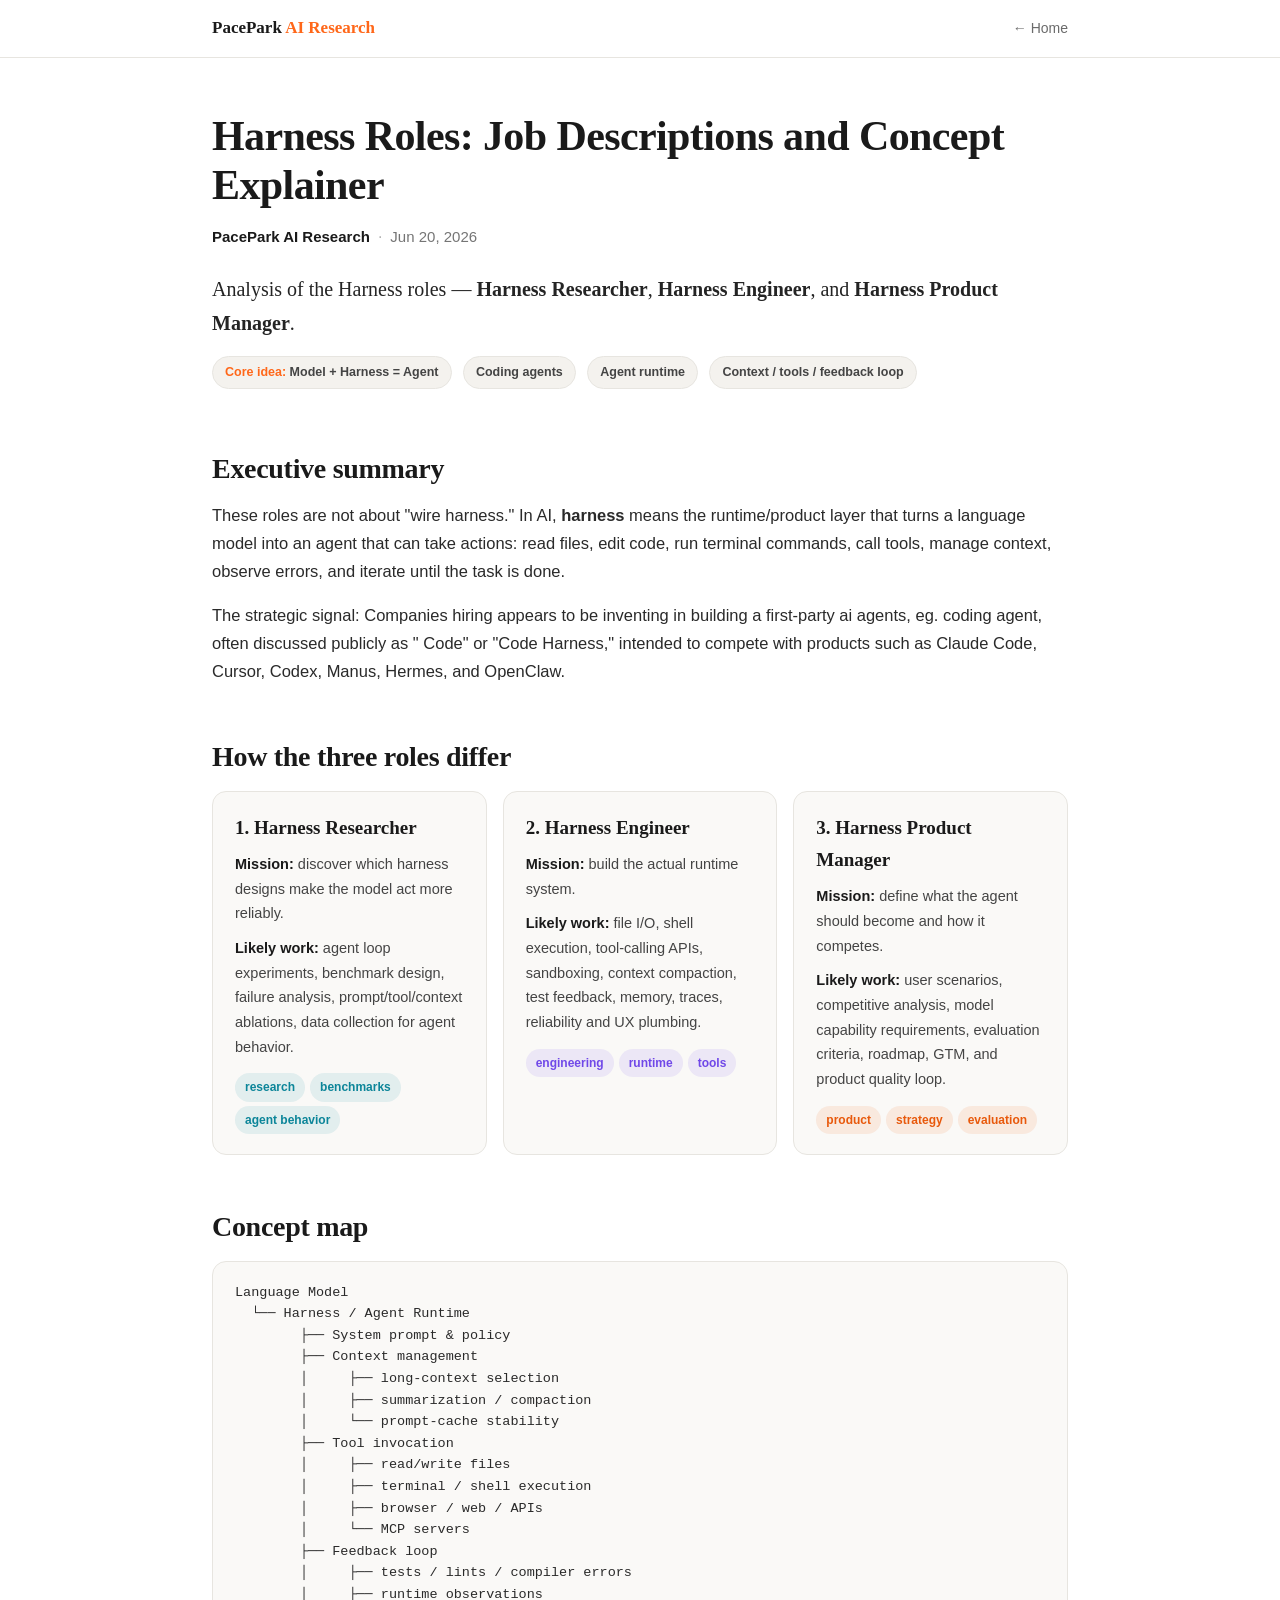
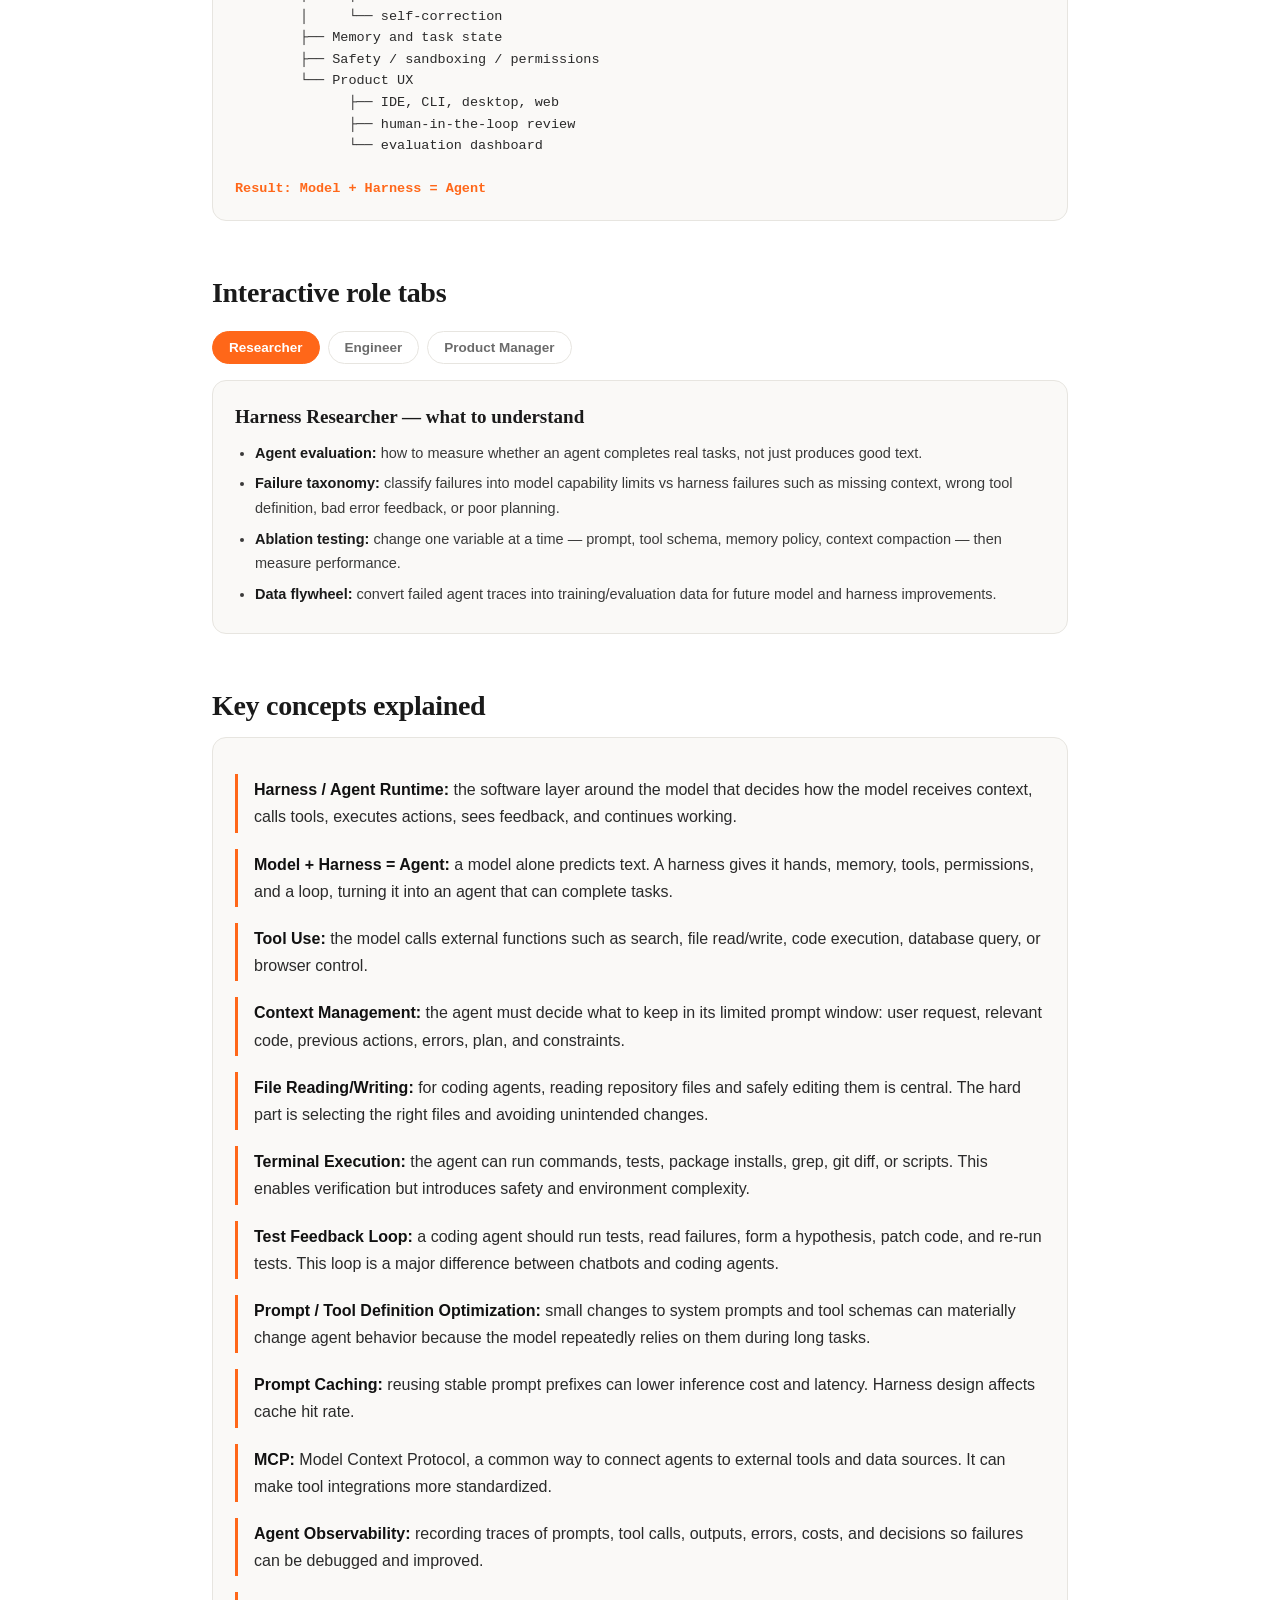
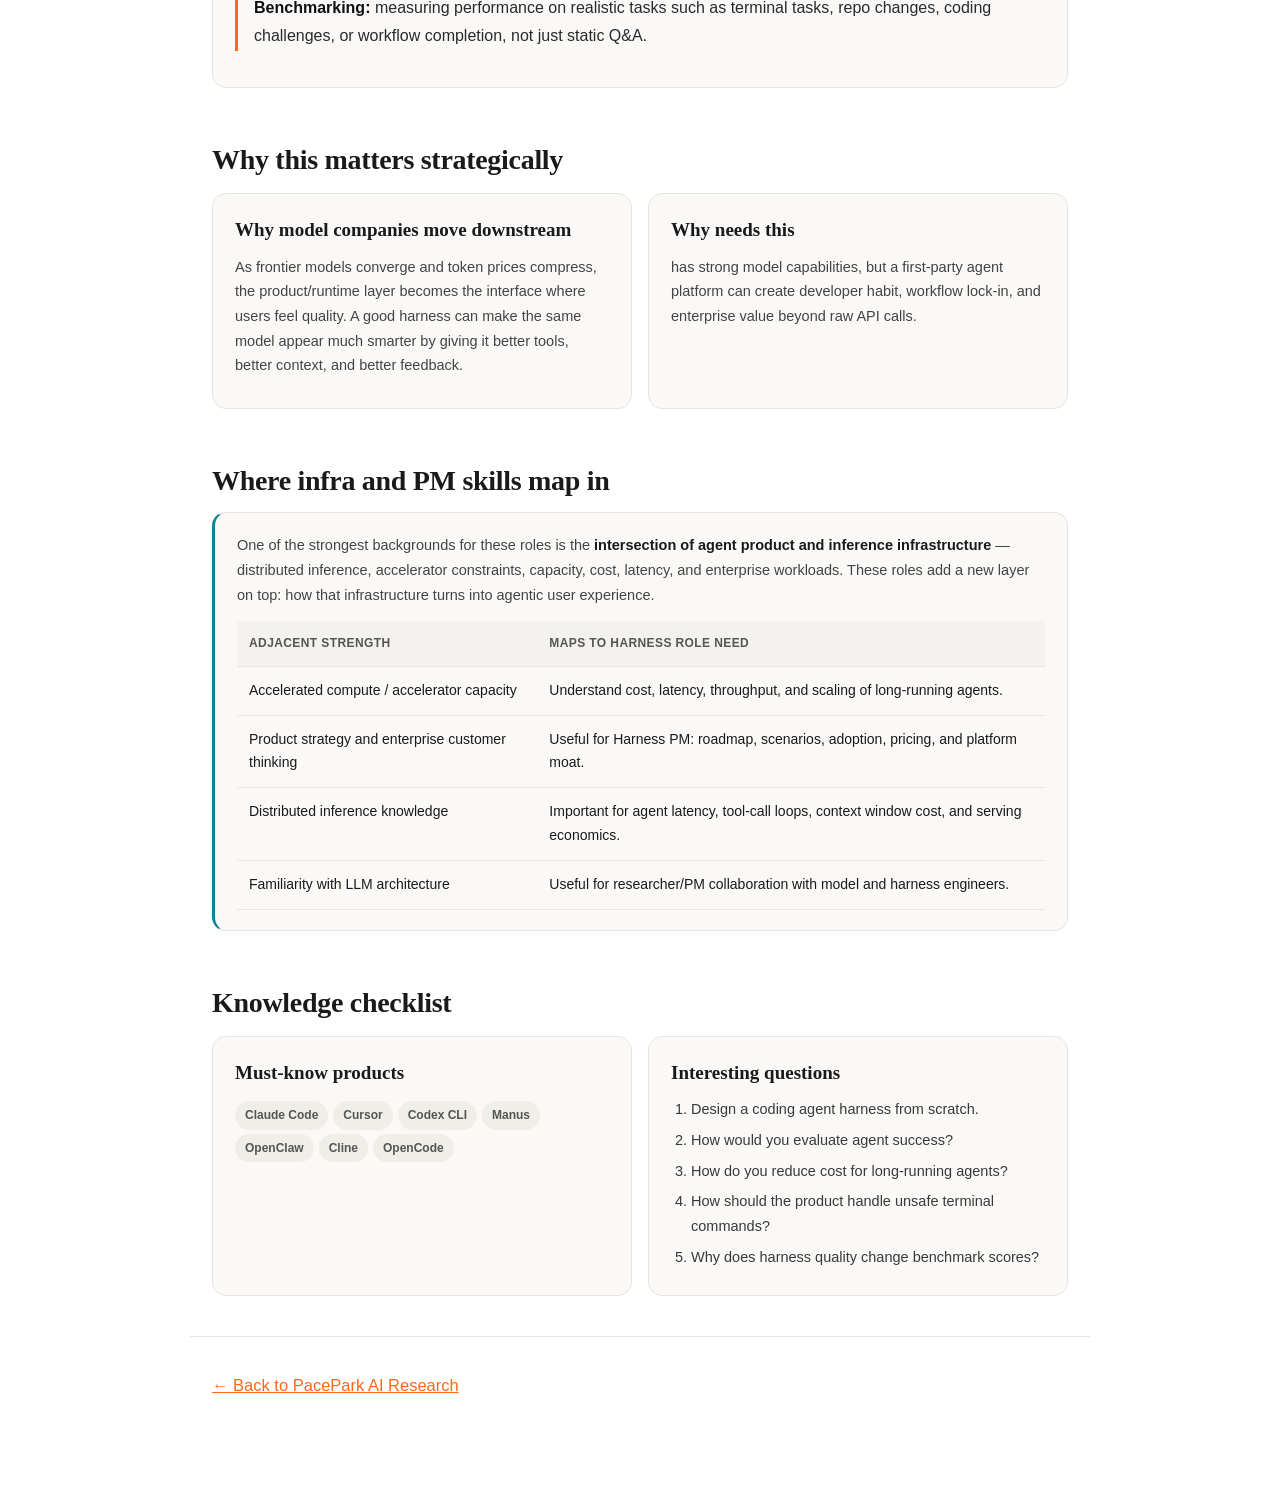
<file: harness_jobs_analysis.html>
<!DOCTYPE html>
<html lang="en"><head>
<meta charset="UTF-8">
<meta name="viewport" content="width=device-width, initial-scale=1.0">
<title>Harness Roles — JD &amp; Concept Analysis · PacePark AI Research</title>
<style>
  :root{
    --bg:#ffffff;--txt:#1a1a1a;--muted:#6b6b6b;--line:#e7e5e0;--accent:#ff6719;--panel:#faf9f7;--panel2:#f4f2ee;
    --research:#0c8599;--eng:#7048e8;--pm:#e8590c;
    --serif:Georgia,"Iowan Old Style","Times New Roman",serif;
    --sans:-apple-system,BlinkMacSystemFont,"Segoe UI",Roboto,Helvetica,Arial,sans-serif;
  }
  *{box-sizing:border-box}
  body{margin:0;background:var(--bg);color:var(--txt);font-family:var(--sans);line-height:1.7;}

  .topbar{border-bottom:1px solid var(--line);background:rgba(255,255,255,.9);backdrop-filter:blur(8px);position:sticky;top:0;z-index:20;}
  .topbar .inner{max-width:900px;margin:0 auto;padding:14px 22px;display:flex;align-items:center;justify-content:space-between;}
  .topbar .brand{font-family:var(--serif);font-weight:700;font-size:17px;color:var(--txt);text-decoration:none;}
  .topbar .brand span{color:var(--accent);}
  .topbar a.home{color:var(--muted);font-size:14px;text-decoration:none;font-weight:500;}
  .topbar a.home:hover{color:var(--txt);}

  .wrap{max-width:900px;margin:0 auto;padding:54px 22px 40px;}
  .post-title{font-family:var(--serif);font-size:42px;font-weight:800;letter-spacing:-.6px;line-height:1.18;margin:0 0 12px;}
  .post-meta{color:var(--muted);font-size:14px;font-weight:600;margin:0 0 22px;}
  .pills{margin:0 0 28px;}
  .pill{display:inline-block;background:var(--panel2);border:1px solid var(--line);color:#444;padding:5px 12px;border-radius:20px;margin:0 7px 8px 0;font-size:12.5px;font-weight:600;}
  .pill b{color:var(--accent);}

  h2{font-family:var(--serif);font-size:28px;font-weight:800;letter-spacing:-.3px;margin:48px 0 8px;}
  h3{font-family:var(--serif);font-size:19px;font-weight:800;margin:0 0 8px;}
  p{font-size:16.5px;color:#2a2a2a;margin:0 0 16px;}
  .lead{font-family:var(--serif);font-size:20px;line-height:1.7;color:#242424;}

  .grid{display:grid;gap:16px;margin-top:10px;}
  .cols3{grid-template-columns:repeat(auto-fit,minmax(230px,1fr));}
  .cols2{grid-template-columns:repeat(auto-fit,minmax(280px,1fr));}
  .card{background:var(--panel);border:1px solid var(--line);border-radius:14px;padding:20px 22px;}
  .card p{font-size:14.5px;color:#444;margin:0 0 10px;}
  .card ul,.card ol{font-size:14.5px;color:#3a3a3a;margin:8px 0 0;padding-left:20px;}
  .card li{margin:6px 0;}
  .card b{color:#1a1a1a;}

  .tag{font-size:12px;background:#f0eee9;color:#555;padding:4px 10px;border-radius:20px;display:inline-block;margin:4px 5px 0 0;font-weight:600;}
  .tag.research{background:#0c85991a;color:var(--research);}
  .tag.eng{background:#7048e81a;color:var(--eng);}
  .tag.pm{background:#e859091a;color:var(--pm);}

  .diagram{font-family:ui-monospace,SFMono-Regular,Menlo,monospace;background:var(--panel);color:#2a2a2a;border:1px solid var(--line);border-radius:14px;padding:20px 22px;overflow:auto;white-space:pre;font-size:13.5px;line-height:1.6;margin-top:10px;}
  .result-line{color:var(--accent);font-weight:700;}

  .tabs{display:flex;gap:8px;flex-wrap:wrap;margin:14px 0 16px;}
  .tab{border:1px solid var(--line);background:#fff;color:var(--muted);padding:8px 16px;border-radius:20px;cursor:pointer;font-size:13.5px;font-weight:600;font-family:var(--sans);}
  .tab:hover{border-color:var(--accent);color:var(--txt);}
  .tab.active{background:var(--accent);color:#fff;border-color:var(--accent);}
  .panel{display:none;}
  .panel.active{display:block;}

  .concept{border-left:3px solid var(--accent);border-radius:0;padding:2px 0 2px 16px;margin:16px 0;font-size:16px;color:#2a2a2a;}
  .concept b{color:#111;}

  .callout{background:#fef6e7;border:1px solid #f3d9a0;border-radius:14px;padding:18px 22px;margin-top:14px;}
  .callout h2{margin-top:0;}
  .callout p{font-size:15px;color:#5a4a26;margin:0;}

  .fit{border-left:3px solid var(--research);}
  table{border-collapse:collapse;width:100%;margin-top:14px;font-size:14px;}
  th,td{border-bottom:1px solid var(--line);padding:12px 12px;text-align:left;vertical-align:top;}
  th{background:var(--panel2);font-weight:700;font-size:12px;text-transform:uppercase;letter-spacing:.4px;color:#555;}

  footer{max-width:900px;margin:0 auto;padding:34px 22px 80px;color:var(--muted);font-size:13px;border-top:1px solid var(--line);}
  footer h2{font-size:18px;margin:0 0 10px;}
  footer ul{padding-left:18px;margin:0;}
  footer li{margin:6px 0;}
  a{color:var(--accent);}
  @media(max-width:600px){.post-title{font-size:31px}.lead{font-size:18px}}
</style>
</head>
<body>

<div class="topbar">
  <div class="inner">
    <a class="brand" href="index.html">PacePark <span>AI Research</span></a>
    <a class="home" href="index.html">← Home</a>
  </div>
</div>

<div class="wrap">
  <h1 class="post-title"> Harness Roles: Job Descriptions and Concept Explainer</h1>
  <div style="display:flex;align-items:center;flex-wrap:wrap;gap:8px;margin:0 0 22px;font-family:-apple-system,BlinkMacSystemFont,'Segoe UI',Roboto,Helvetica,Arial,sans-serif">
    <span style="font-weight:600;color:#1a1a1a;font-size:15px">PacePark AI Research</span>
    <span style="color:#b3b3b3">·</span>
    <span style="color:#757575;font-size:15px">Jun 20, 2026</span>
  </div>

  <p class="lead">Analysis of the Harness roles — <b>Harness Researcher</b>, <b>Harness Engineer</b>, and <b>Harness Product Manager</b>. </p>

  <div class="pills">
    <span class="pill"><b>Core idea:</b> Model + Harness = Agent</span>
    <span class="pill">Coding agents</span>
    <span class="pill">Agent runtime</span>
    <span class="pill">Context / tools / feedback loop</span>
  </div>

  <h2>Executive summary</h2>
  <p>These roles are not about "wire harness." In AI, <b>harness</b> means the runtime/product layer that turns a language model into an agent that can take actions: read files, edit code, run terminal commands, call tools, manage context, observe errors, and iterate until the task is done.</p>
  <p>The strategic signal: Companies hiring appears to be inventing in building a first-party ai agents, eg. coding agent, often discussed publicly as " Code" or "Code Harness," intended to compete with products such as Claude Code, Cursor, Codex, Manus, Hermes, and OpenClaw.</p>

  <h2>How the three roles differ</h2>
  <div class="grid cols3">
    <div class="card">
      <h3>1. Harness Researcher</h3>
      <p><b>Mission:</b> discover which harness designs make the model act more reliably.</p>
      <p><b>Likely work:</b> agent loop experiments, benchmark design, failure analysis, prompt/tool/context ablations, data collection for agent behavior.</p>
      <span class="tag research">research</span><span class="tag research">benchmarks</span><span class="tag research">agent behavior</span>
    </div>
    <div class="card">
      <h3>2. Harness Engineer</h3>
      <p><b>Mission:</b> build the actual runtime system.</p>
      <p><b>Likely work:</b> file I/O, shell execution, tool-calling APIs, sandboxing, context compaction, test feedback, memory, traces, reliability and UX plumbing.</p>
      <span class="tag eng">engineering</span><span class="tag eng">runtime</span><span class="tag eng">tools</span>
    </div>
    <div class="card">
      <h3>3. Harness Product Manager</h3>
      <p><b>Mission:</b> define what the agent should become and how it competes.</p>
      <p><b>Likely work:</b> user scenarios, competitive analysis, model capability requirements, evaluation criteria, roadmap, GTM, and product quality loop.</p>
      <span class="tag pm">product</span><span class="tag pm">strategy</span><span class="tag pm">evaluation</span>
    </div>
  </div>

  <h2>Concept map</h2>
  <div class="diagram">Language Model
  └── Harness / Agent Runtime
        ├── System prompt &amp; policy
        ├── Context management
        │     ├── long-context selection
        │     ├── summarization / compaction
        │     └── prompt-cache stability
        ├── Tool invocation
        │     ├── read/write files
        │     ├── terminal / shell execution
        │     ├── browser / web / APIs
        │     └── MCP servers
        ├── Feedback loop
        │     ├── tests / lints / compiler errors
        │     ├── runtime observations
        │     └── self-correction
        ├── Memory and task state
        ├── Safety / sandboxing / permissions
        └── Product UX
              ├── IDE, CLI, desktop, web
              ├── human-in-the-loop review
              └── evaluation dashboard

<span class="result-line">Result: Model + Harness = Agent</span></div>

  <h2>Interactive role tabs</h2>
  <div class="tabs">
    <button class="tab active" onclick="showTab('researcher',this)">Researcher</button>
    <button class="tab" onclick="showTab('engineer',this)">Engineer</button>
    <button class="tab" onclick="showTab('pm',this)">Product Manager</button>
  </div>
  <div id="researcher" class="panel active card">
    <h3>Harness Researcher — what to understand</h3>
    <ul>
      <li><b>Agent evaluation:</b> how to measure whether an agent completes real tasks, not just produces good text.</li>
      <li><b>Failure taxonomy:</b> classify failures into model capability limits vs harness failures such as missing context, wrong tool definition, bad error feedback, or poor planning.</li>
      <li><b>Ablation testing:</b> change one variable at a time — prompt, tool schema, memory policy, context compaction — then measure performance.</li>
      <li><b>Data flywheel:</b> convert failed agent traces into training/evaluation data for future model and harness improvements.</li>
    </ul>
  </div>
  <div id="engineer" class="panel card">
    <h3>Harness Engineer — what to understand</h3>
    <ul>
      <li><b>Agent loop:</b> observe state → reason → call tool → observe result → update plan → repeat.</li>
      <li><b>Tool invocation:</b> the model emits structured calls to tools such as file search, shell, browser, git, package managers, or APIs.</li>
      <li><b>Context management:</b> choose what history, files, logs, and task notes stay in the prompt when context grows too large.</li>
      <li><b>Execution safety:</b> sandbox code, limit destructive commands, request permission for sensitive actions, and preserve audit logs.</li>
      <li><b>Observability:</b> store traces so the team can debug why the agent failed.</li>
    </ul>
  </div>
  <div id="pm" class="panel card">
    <h3>Harness Product Manager — what to understand</h3>
    <ul>
      <li><b>Competitive set:</b> Claude Code, Cursor, Codex, Manus, Hermes, OpenClaw.</li>
      <li><b>User scenarios:</b> coding, debugging, repo onboarding, test generation, refactoring, research, automation workflows.</li>
      <li><b>Quality metrics:</b> task success rate, time-to-completion, tool-call accuracy, rollback rate, user trust, cost per completed task.</li>
      <li><b>Roadmap tradeoff:</b> IDE plugin vs CLI vs desktop agent; deep coding focus vs general-purpose agent; open vs closed ecosystem.</li>
      <li><b>Moat:</b> a strong harness creates switching costs through workflows, skills, memory, tool integrations, and team-specific context.</li>
    </ul>
  </div>

  <h2>Key concepts explained</h2>
  <div class="card">
    <div class="concept"><b>Harness / Agent Runtime:</b> the software layer around the model that decides how the model receives context, calls tools, executes actions, sees feedback, and continues working.</div>
    <div class="concept"><b>Model + Harness = Agent:</b> a model alone predicts text. A harness gives it hands, memory, tools, permissions, and a loop, turning it into an agent that can complete tasks.</div>
    <div class="concept"><b>Tool Use:</b> the model calls external functions such as search, file read/write, code execution, database query, or browser control.</div>
    <div class="concept"><b>Context Management:</b> the agent must decide what to keep in its limited prompt window: user request, relevant code, previous actions, errors, plan, and constraints.</div>
    <div class="concept"><b>File Reading/Writing:</b> for coding agents, reading repository files and safely editing them is central. The hard part is selecting the right files and avoiding unintended changes.</div>
    <div class="concept"><b>Terminal Execution:</b> the agent can run commands, tests, package installs, grep, git diff, or scripts. This enables verification but introduces safety and environment complexity.</div>
    <div class="concept"><b>Test Feedback Loop:</b> a coding agent should run tests, read failures, form a hypothesis, patch code, and re-run tests. This loop is a major difference between chatbots and coding agents.</div>
    <div class="concept"><b>Prompt / Tool Definition Optimization:</b> small changes to system prompts and tool schemas can materially change agent behavior because the model repeatedly relies on them during long tasks.</div>
    <div class="concept"><b>Prompt Caching:</b> reusing stable prompt prefixes can lower inference cost and latency. Harness design affects cache hit rate.</div>
    <div class="concept"><b>MCP:</b> Model Context Protocol, a common way to connect agents to external tools and data sources. It can make tool integrations more standardized.</div>
    <div class="concept"><b>Agent Observability:</b> recording traces of prompts, tool calls, outputs, errors, costs, and decisions so failures can be debugged and improved.</div>
    <div class="concept"><b>Benchmarking:</b> measuring performance on realistic tasks such as terminal tasks, repo changes, coding challenges, or workflow completion, not just static Q&amp;A.</div>
  </div>

  <h2>Why this matters strategically</h2>
  <div class="grid cols2">
    <div class="card">
      <h3>Why model companies move downstream</h3>
      <p>As frontier models converge and token prices compress, the product/runtime layer becomes the interface where users feel quality. A good harness can make the same model appear much smarter by giving it better tools, better context, and better feedback.</p>
    </div>
    <div class="card">
      <h3>Why  needs this</h3>
      <p> has strong model capabilities, but a first-party agent platform can create developer habit, workflow lock-in, and enterprise value beyond raw API calls.</p>
    </div>
  </div>

  <h2>Where infra and PM skills map in</h2>
  <div class="card fit">
    <p>One of the strongest backgrounds for these roles is the <b>intersection of agent product and inference infrastructure</b> — distributed inference, accelerator constraints, capacity, cost, latency, and enterprise workloads. These roles add a new layer on top: how that infrastructure turns into agentic user experience.</p>
    <table>
      <tbody><tr><th>Adjacent strength</th><th>Maps to Harness role need</th></tr>
      <tr><td>Accelerated compute / accelerator capacity</td><td>Understand cost, latency, throughput, and scaling of long-running agents.</td></tr>
      <tr><td>Product strategy and enterprise customer thinking</td><td>Useful for Harness PM: roadmap, scenarios, adoption, pricing, and platform moat.</td></tr>
      <tr><td>Distributed inference knowledge</td><td>Important for agent latency, tool-call loops, context window cost, and serving economics.</td></tr>
      <tr><td>Familiarity with LLM architecture</td><td>Useful for researcher/PM collaboration with model and harness engineers.</td></tr>
    </tbody></table>
  </div>

  <h2>Knowledge checklist</h2>
  <div class="grid cols2">
    <div class="card">
      <h3>Must-know products</h3>
      <p style="margin-top:6px"><span class="tag">Claude Code</span><span class="tag">Cursor</span><span class="tag">Codex CLI</span><span class="tag">Manus</span><span class="tag">OpenClaw</span><span class="tag">Cline</span><span class="tag">OpenCode</span></p>
    </div>
    <div class="card">
      <h3>Interesting questions</h3>
      <ol>
        <li>Design a coding agent harness from scratch.</li>
        <li>How would you evaluate agent success?</li>
        <li>How do you reduce cost for long-running agents?</li>
        <li>How should the product handle unsafe terminal commands?</li>
        <li>Why does harness quality change benchmark scores?</li>
      </ol>
    </div>
  </div>
</div>

<footer>
  <p><a href="index.html">← Back to PacePark AI Research</a></p>
</footer>

<script>
function showTab(id, btn){
  document.querySelectorAll('.panel').forEach(function(p){p.classList.remove('active')});
  document.querySelectorAll('.tab').forEach(function(t){t.classList.remove('active')});
  document.getElementById(id).classList.add('active');
  btn.classList.add('active');
}
</script>





</body></html>
</file>
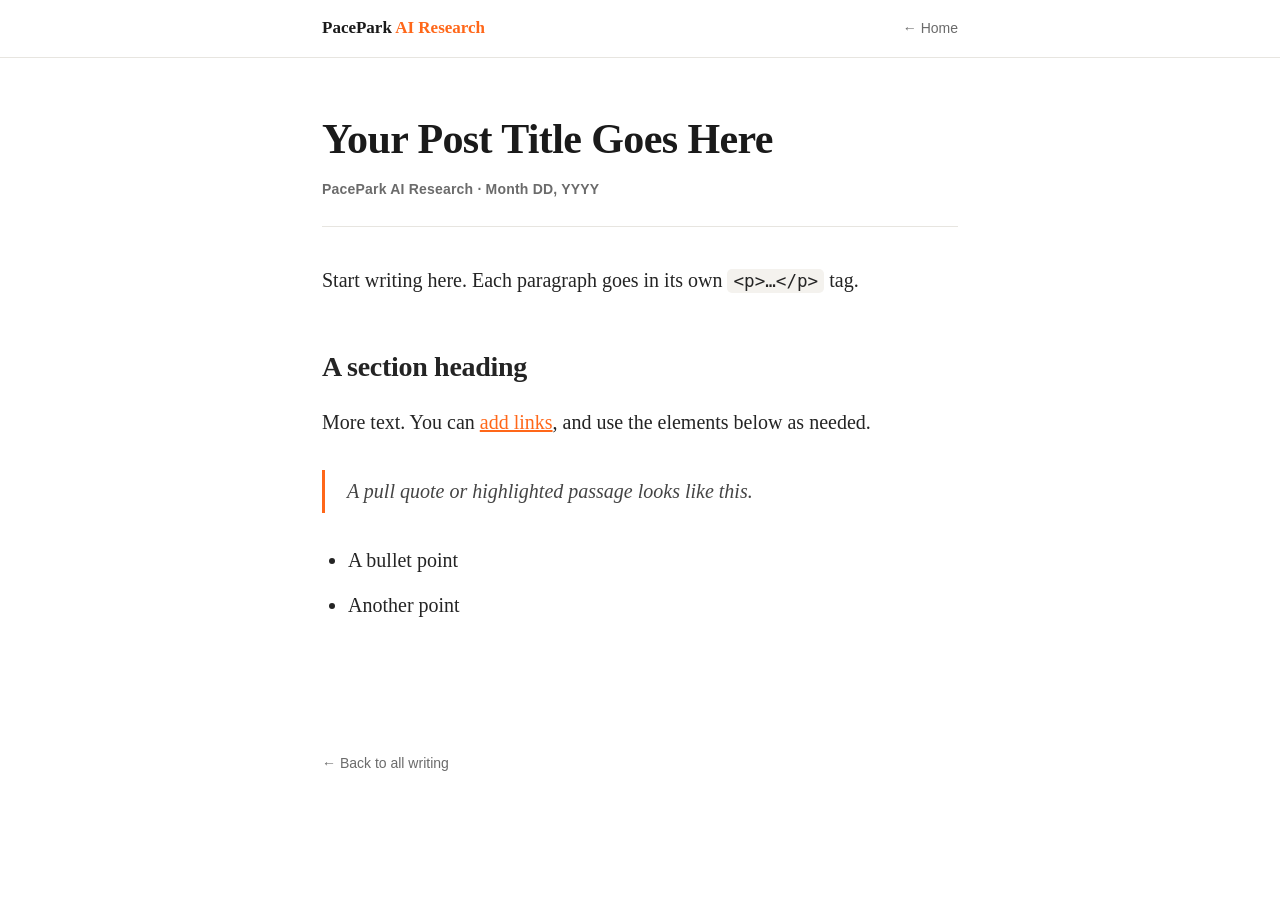
<file: post-template.html>
<!DOCTYPE html>
<!--
  ───────────────────────────────────────────────────────────
  HOW TO USE THIS TEMPLATE
  1. Copy this file and rename it, e.g.  my-first-post.html
  2. Fill in the two spots marked  ✏️  below:
        • the <title> (browser tab text)
        • the post title, date, and body
  3. Write your body using simple tags:
        <p>paragraph</p>   <h2>section heading</h2>
        <blockquote>quote</blockquote>   <ul><li>bullet</li></ul>
        <a href="...">link</a>   <img src="..." alt="">
  4. Save, then publish (commit + push, or hand it to me).
  ───────────────────────────────────────────────────────────
-->
<html lang="en">
<head>
<meta charset="UTF-8">
<meta name="viewport" content="width=device-width, initial-scale=1.0">

<!-- ✏️ 1. TAB TITLE -->
<title>Post Title — PacePark AI Research</title>

<style>
  :root{
    --bg:#ffffff;--txt:#1a1a1a;--muted:#6b6b6b;--line:#e7e5e0;--accent:#ff6719;
    --serif:Georgia,"Iowan Old Style","Times New Roman",serif;
    --sans:-apple-system,BlinkMacSystemFont,"Segoe UI",Roboto,Helvetica,Arial,sans-serif;
  }
  *{box-sizing:border-box}
  body{margin:0;background:var(--bg);color:var(--txt);font-family:var(--sans);line-height:1.7;}

  /* top bar */
  .topbar{border-bottom:1px solid var(--line);background:rgba(255,255,255,.9);backdrop-filter:blur(8px);position:sticky;top:0;z-index:20;}
  .topbar .inner{max-width:680px;margin:0 auto;padding:14px 22px;display:flex;align-items:center;justify-content:space-between;}
  .topbar .brand{font-family:var(--serif);font-weight:700;font-size:17px;color:var(--txt);text-decoration:none;}
  .topbar .brand span{color:var(--accent);}
  .topbar a.home{color:var(--muted);font-size:14px;text-decoration:none;font-weight:500;}
  .topbar a.home:hover{color:var(--txt);}

  /* article */
  article{max-width:680px;margin:0 auto;padding:56px 22px 100px;}
  .post-title{font-family:var(--serif);font-size:42px;font-weight:800;letter-spacing:-.6px;line-height:1.2;margin:0 0 14px;}
  .post-meta{color:var(--muted);font-size:14px;font-weight:600;letter-spacing:.2px;margin:0 0 36px;padding-bottom:24px;border-bottom:1px solid var(--line);}

  /* body typography — Substack reading style */
  .body{font-family:var(--serif);font-size:20px;line-height:1.75;color:#242424;}
  .body p{margin:0 0 26px;}
  .body h2{font-family:var(--serif);font-size:28px;font-weight:800;letter-spacing:-.3px;margin:44px 0 14px;}
  .body h3{font-family:var(--serif);font-size:22px;font-weight:700;margin:36px 0 12px;}
  .body a{color:var(--accent);text-decoration:underline;}
  .body blockquote{margin:30px 0;padding:4px 0 4px 22px;border-left:3px solid var(--accent);color:#444;font-style:italic;}
  .body ul,.body ol{margin:0 0 26px;padding-left:26px;}
  .body li{margin:0 0 10px;}
  .body img{max-width:100%;height:auto;border-radius:10px;margin:14px 0;}
  .body hr{border:none;border-top:1px solid var(--line);margin:44px 0;}
  .body code{font-family:ui-monospace,SFMono-Regular,Menlo,monospace;font-size:.88em;background:#f4f2ee;padding:2px 6px;border-radius:5px;}
  .body figcaption{font-family:var(--sans);font-size:13.5px;color:var(--muted);text-align:center;margin-top:6px;}

  .post-footer{max-width:680px;margin:0 auto;padding:0 22px 70px;}
  .post-footer a{color:var(--muted);font-size:14px;text-decoration:none;}
  .post-footer a:hover{color:var(--txt);}

  @media(max-width:600px){.post-title{font-size:32px}.body{font-size:18px}}
</style>
</head>
<body>

<div class="topbar">
  <div class="inner">
    <a class="brand" href="index.html">PacePark <span>AI Research</span></a>
    <a class="home" href="index.html">← Home</a>
  </div>
</div>

<article>
  <!-- ✏️ 2. TITLE + DATE -->
  <h1 class="post-title">Your Post Title Goes Here</h1>
  <div class="post-meta">PacePark AI Research · Month DD, YYYY</div>

  <!-- ✏️ 3. BODY — write your post between here and the closing </div> -->
  <div class="body">

    <p>Start writing here. Each paragraph goes in its own <code>&lt;p&gt;…&lt;/p&gt;</code> tag.</p>

    <h2>A section heading</h2>
    <p>More text. You can <a href="#">add links</a>, and use the elements below as needed.</p>

    <blockquote>A pull quote or highlighted passage looks like this.</blockquote>

    <ul>
      <li>A bullet point</li>
      <li>Another point</li>
    </ul>

    <!-- Images: <img src="image.jpg" alt="description"> -->

  </div>
  <!-- end body -->
</article>

<div class="post-footer">
  <a href="index.html">← Back to all writing</a>
</div>

</body>
</html>
</file>
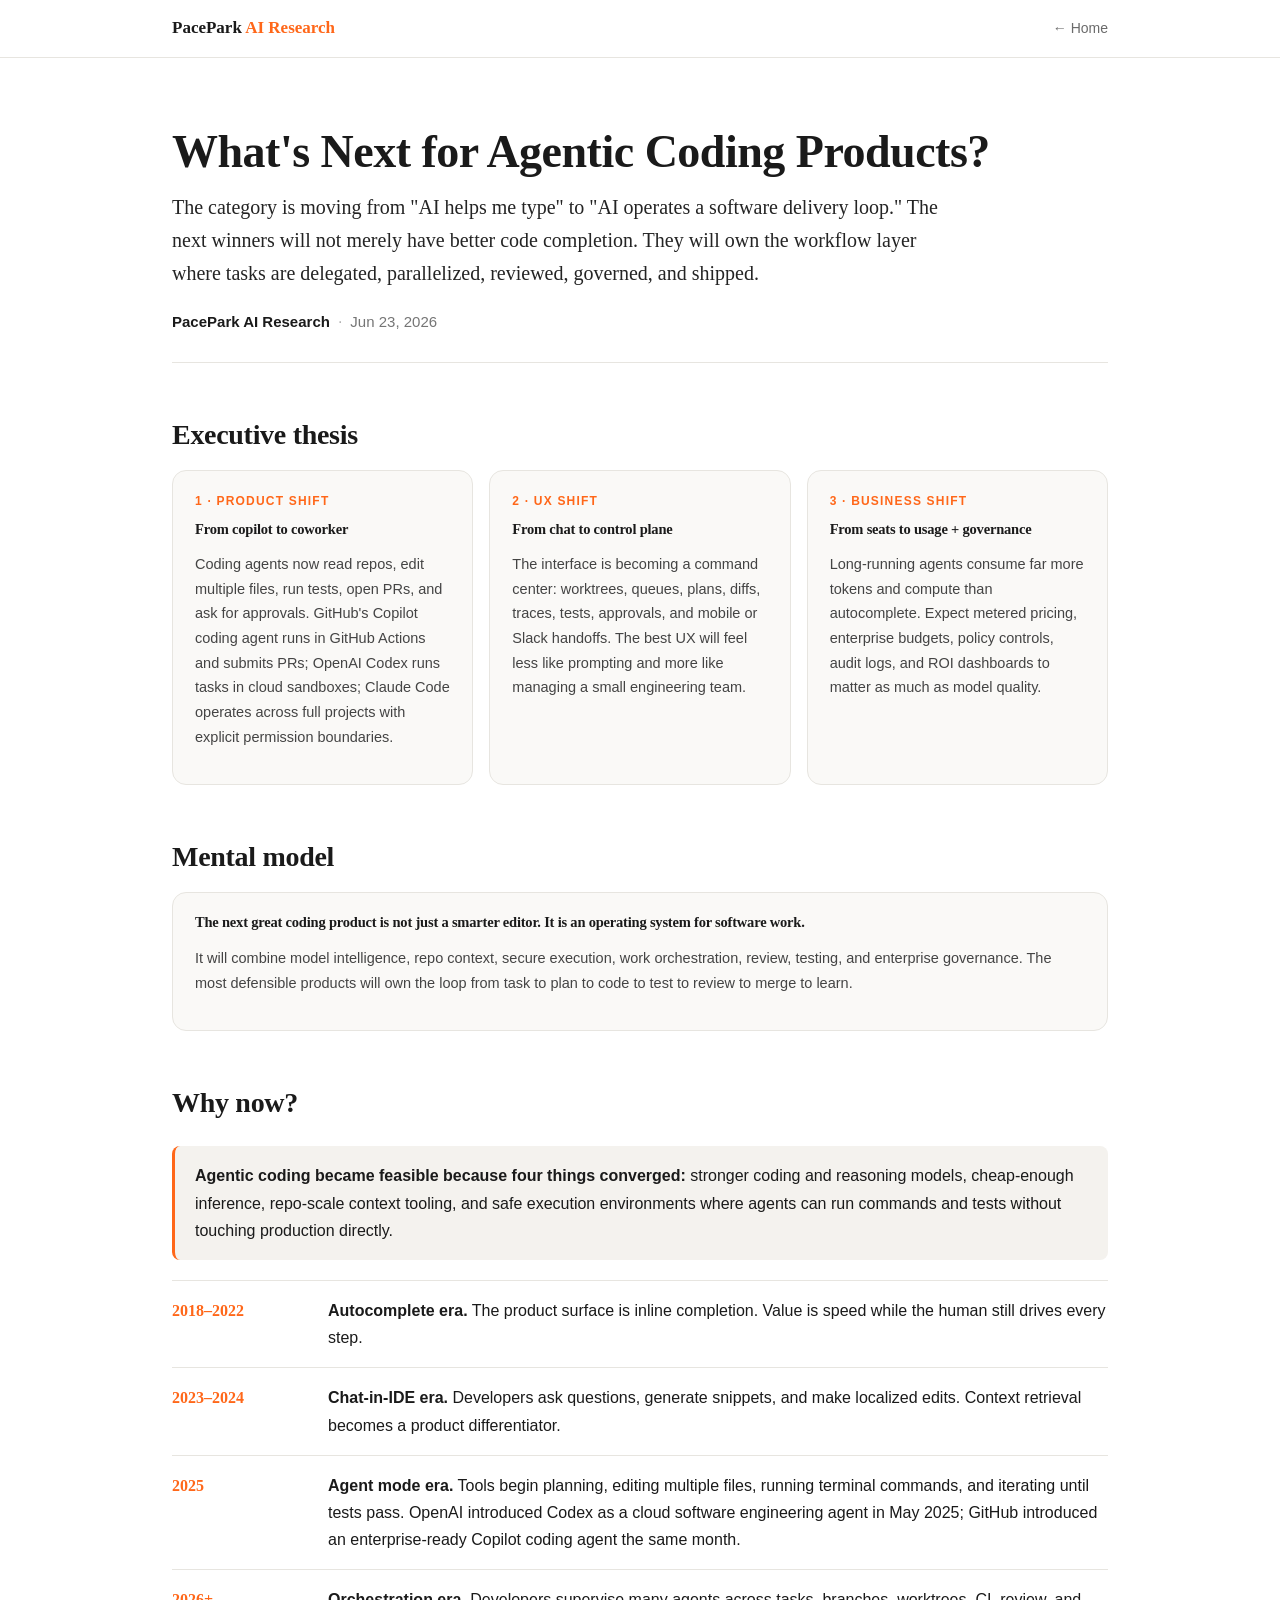
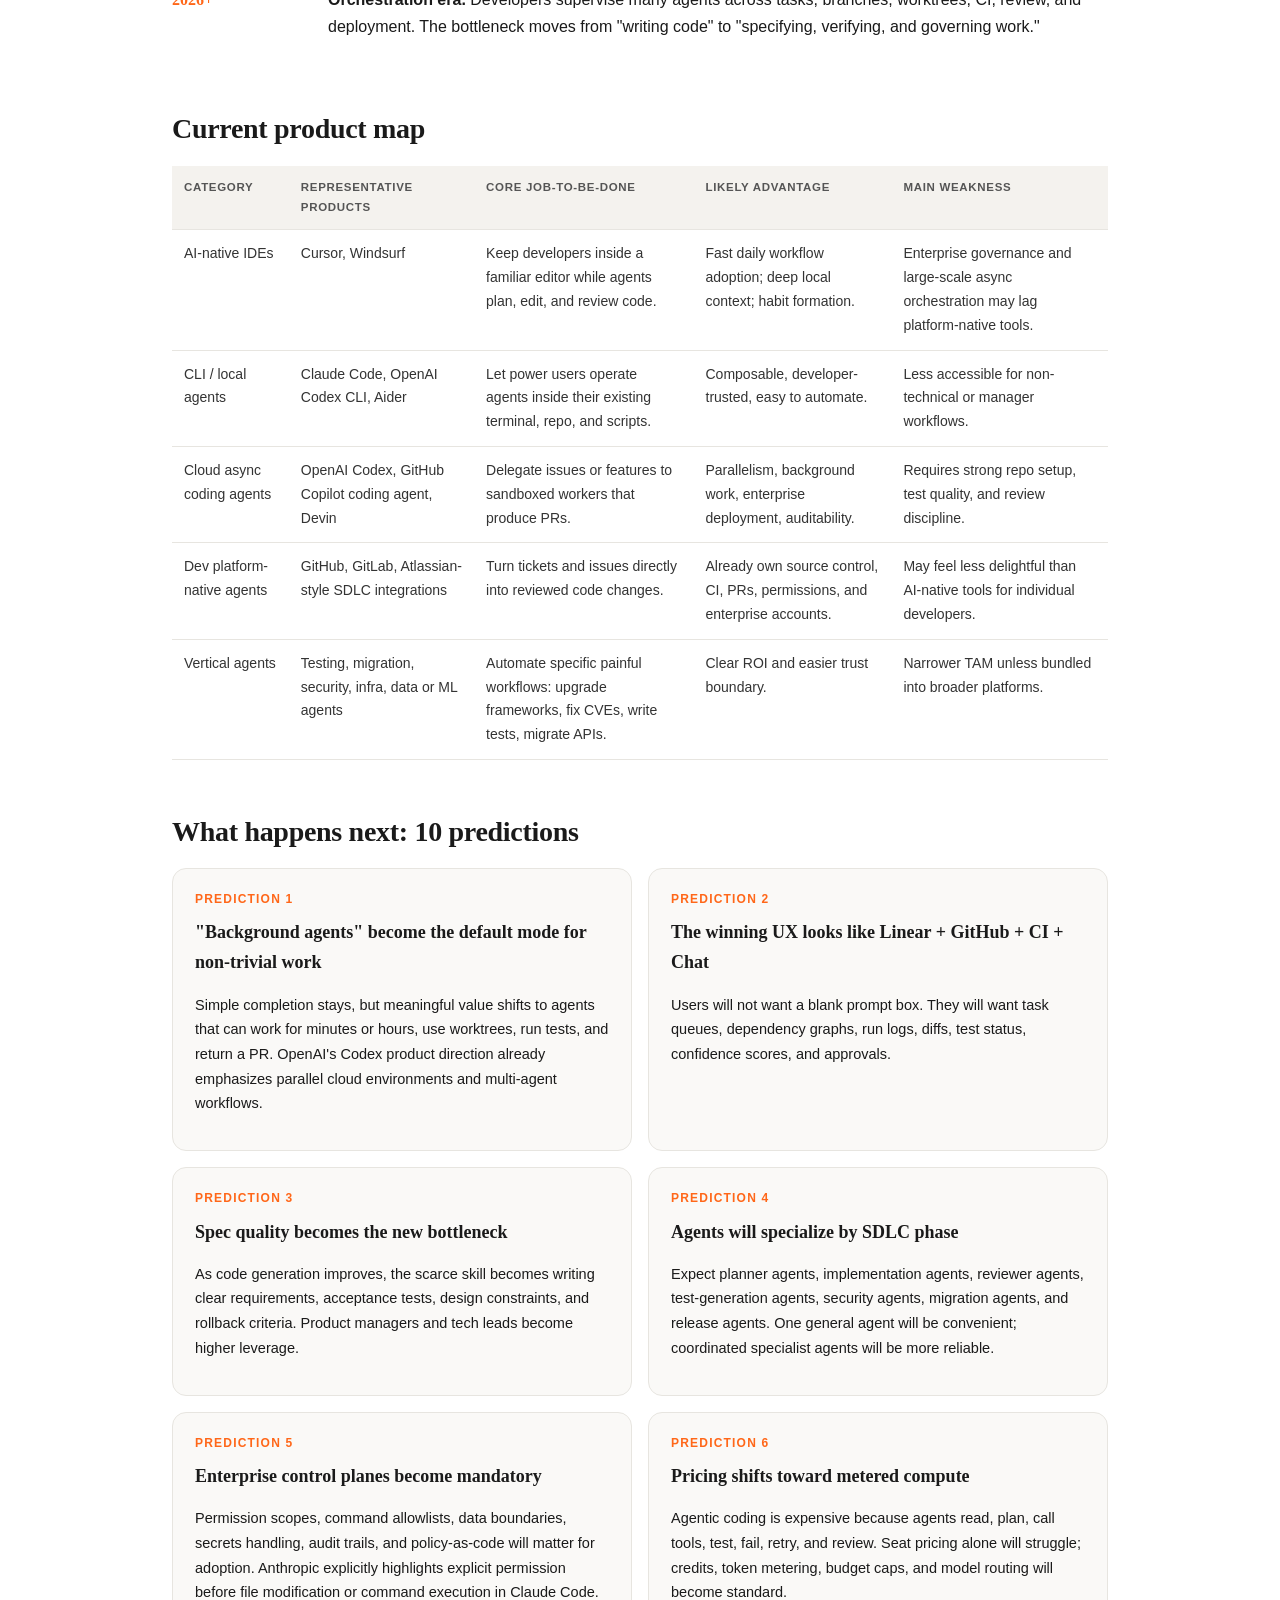
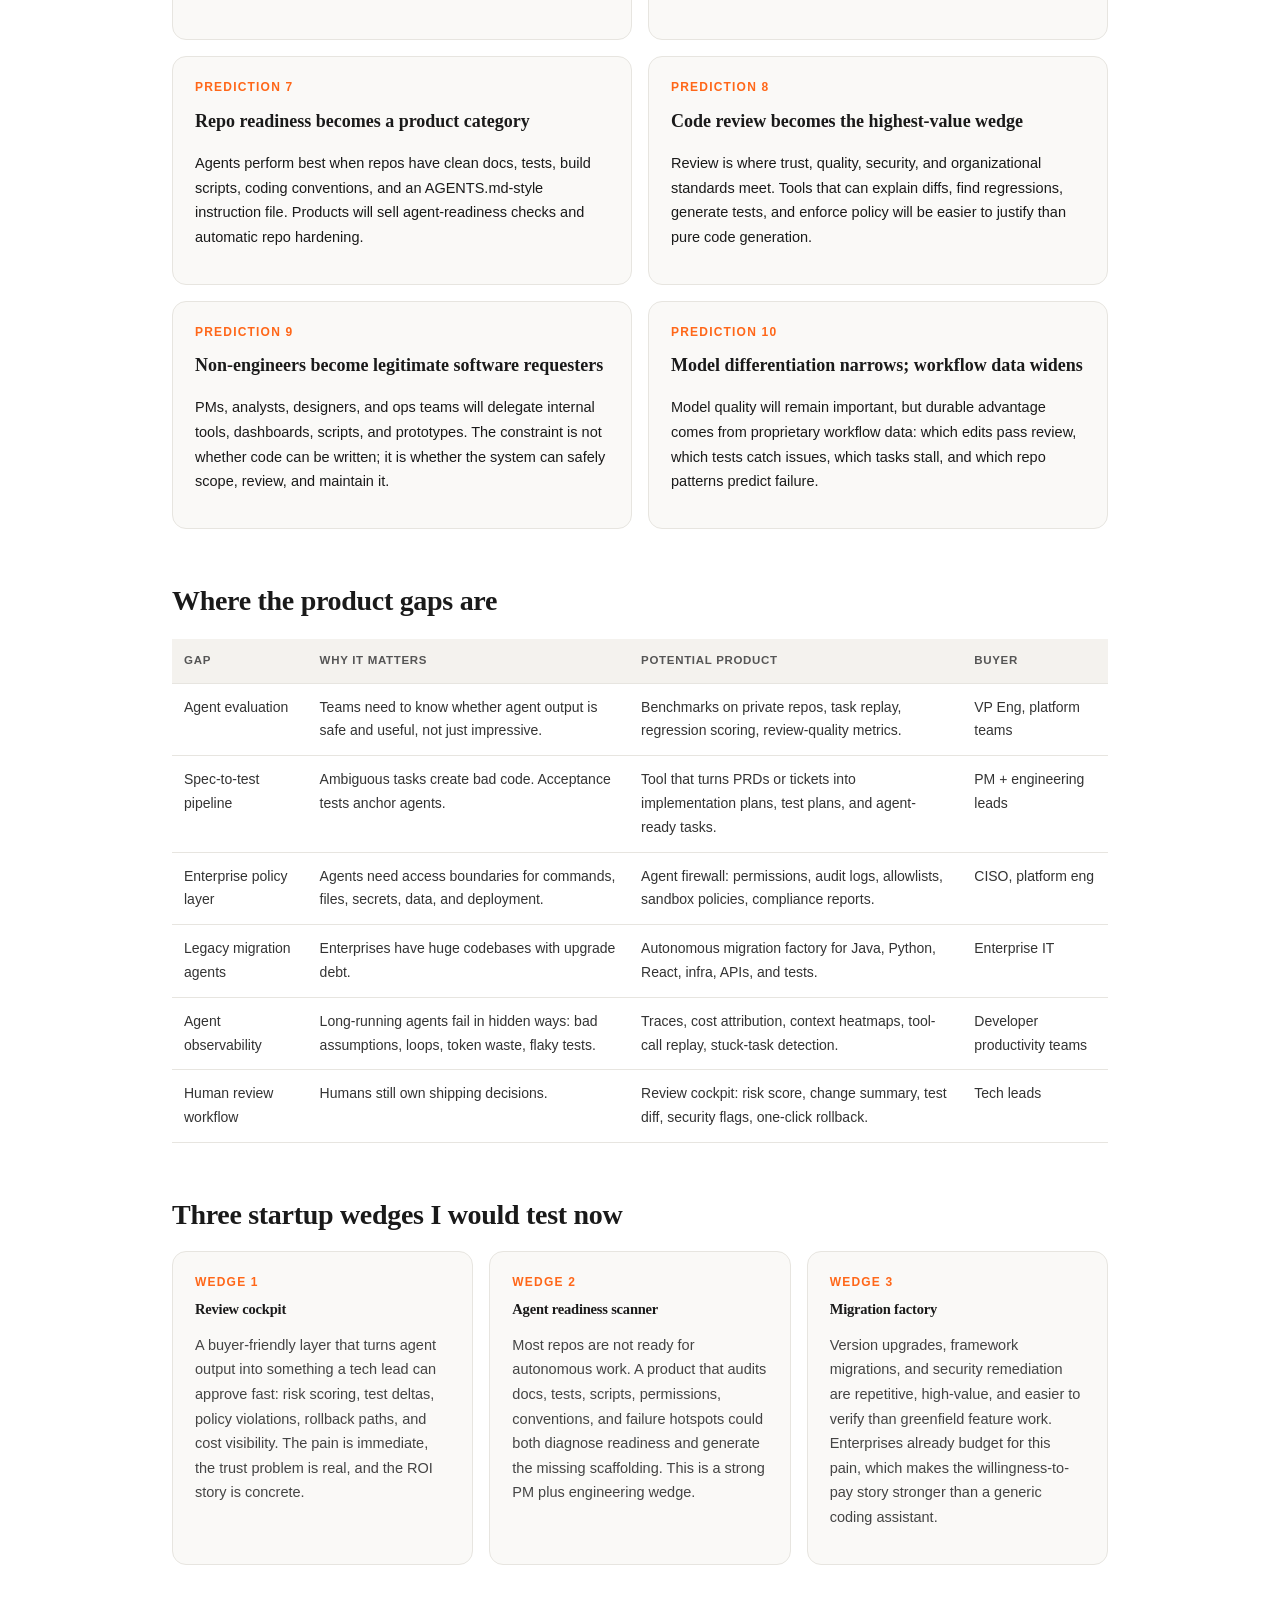
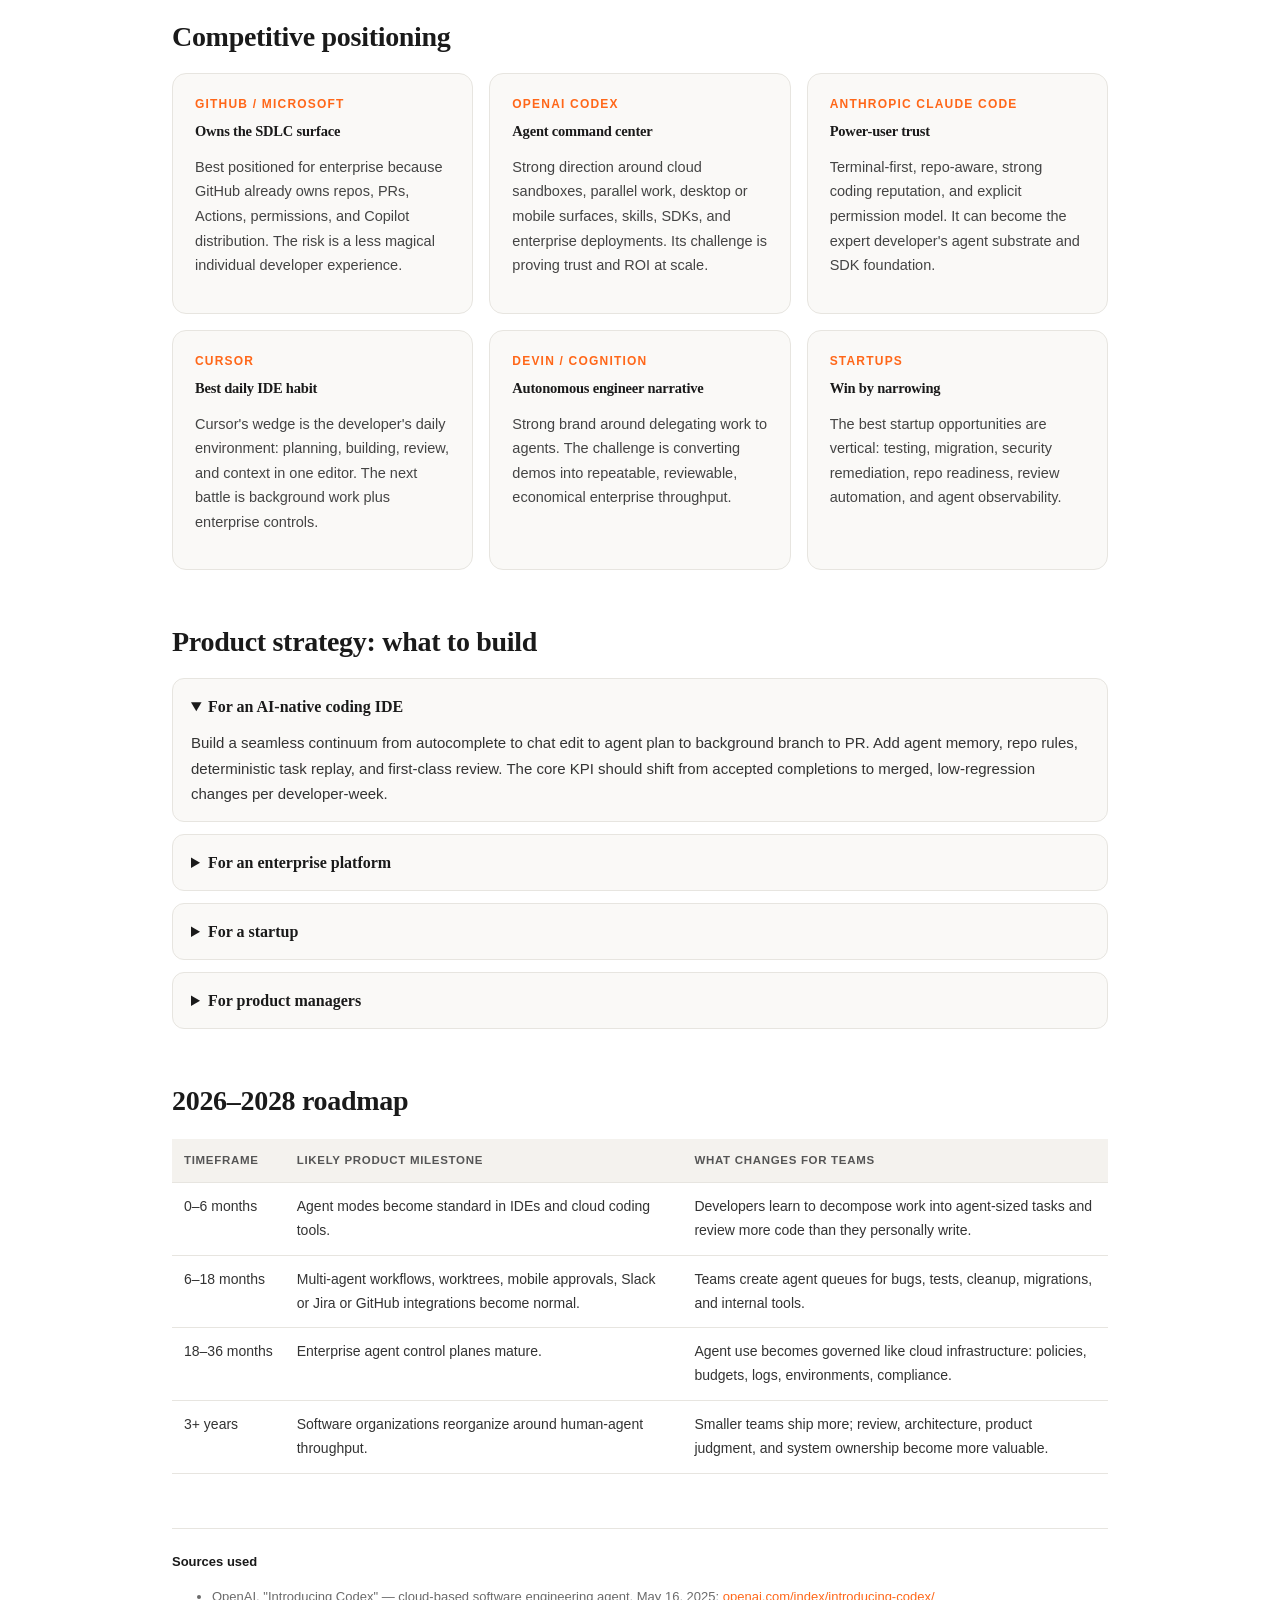
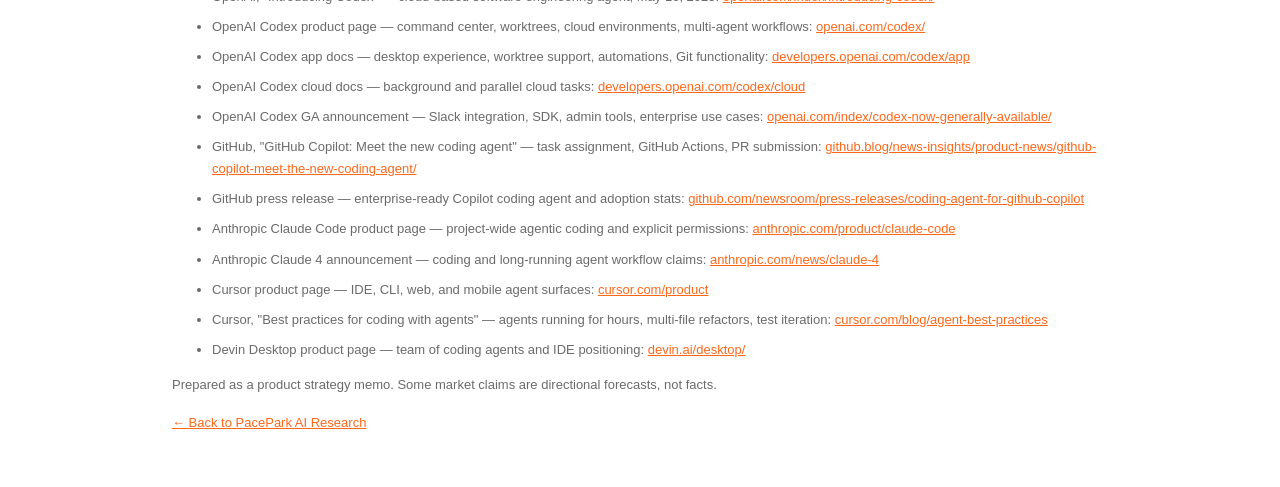
<file: published/agentic-coding-products-next.html>
<!DOCTYPE html>
<html lang="en"><head>
<meta charset="utf-8">
<meta name="viewport" content="width=device-width, initial-scale=1">
<meta name="description" content="A product strategy memo on where agentic coding products are headed, which layers will win, and which startup wedges look most attractive.">
<title>What's Next for Agentic Coding Products? · PacePark AI Research</title>
<style>
  :root{
    --bg:#ffffff;--panel:#faf9f7;--panel2:#f4f2ee;--line:#e7e5e0;
    --txt:#1a1a1a;--muted:#6b6b6b;--accent:#ff6719;
    --good:#2f9e44;--warn:#b8860b;--risk:#e03131;
    --serif:Georgia,"Iowan Old Style","Times New Roman",serif;
    --sans:-apple-system,BlinkMacSystemFont,"Segoe UI",Roboto,Helvetica,Arial,sans-serif;
  }
  *{box-sizing:border-box}
  body{margin:0;font-family:var(--sans);background:var(--bg);color:var(--txt);line-height:1.7}
  a{color:var(--accent)}

  .topbar{border-bottom:1px solid var(--line);background:rgba(255,255,255,.9);backdrop-filter:blur(8px);position:sticky;top:0;z-index:20}
  .topbar .inner{max-width:980px;margin:0 auto;padding:14px 22px;display:flex;align-items:center;justify-content:space-between}
  .topbar .brand{font-family:var(--serif);font-weight:700;font-size:17px;color:var(--txt);text-decoration:none}
  .topbar .brand span{color:var(--accent)}
  .topbar a.home{color:var(--muted);font-size:14px;text-decoration:none;font-weight:500}
  .topbar a.home:hover{color:var(--txt)}

  .wrap{max-width:980px;margin:0 auto;padding:54px 22px 40px}
  .hero{padding:0 0 26px;border-bottom:1px solid var(--line);margin-bottom:8px}
  h1{font-family:var(--serif);font-size:46px;line-height:1.12;margin:14px 0 14px;letter-spacing:-.5px;font-weight:800}
  h2{font-family:var(--serif);font-size:28px;margin:48px 0 12px;letter-spacing:-.3px;font-weight:800}
  h3{font-family:var(--serif);font-size:18px;margin:0 0 8px;font-weight:800}
  .subtitle{font-family:var(--serif);font-size:20px;max-width:780px;color:#242424;margin:0;line-height:1.65}

  .grid{display:grid;grid-template-columns:repeat(12,1fr);gap:16px;margin-top:8px}
  .card{background:var(--panel);border:1px solid var(--line);border-radius:14px;padding:20px 22px}
  .span4{grid-column:span 4}.span6{grid-column:span 6}.span8{grid-column:span 8}.span12{grid-column:span 12}
  .kicker{color:var(--accent);font-weight:800;font-size:12px;text-transform:uppercase;letter-spacing:.1em;margin-bottom:8px}
  .big{font-family:var(--serif);font-size:22px;line-height:1.25;font-weight:800;letter-spacing:-.2px;margin:0 0 8px}
  .muted{color:#444;font-size:14.5px}
  .card p{font-size:14.5px}
  .tag{display:inline-block;border:1px solid var(--line);padding:4px 10px;border-radius:999px;margin:4px 5px 0 0;font-size:12px;color:#555;background:#fff;font-weight:600}

  .timeline{margin-top:18px}
  .step{display:grid;grid-template-columns:140px 1fr;gap:16px;padding:16px 0;border-top:1px solid var(--line)}
  .era{font-family:var(--serif);font-weight:800;color:var(--accent);font-size:16px}
  .step strong{color:#1a1a1a}

  table{width:100%;border-collapse:collapse;margin-top:14px;font-size:14px}
  th,td{border-bottom:1px solid var(--line);padding:12px 12px;text-align:left;vertical-align:top}
  th{color:#555;background:var(--panel2);font-size:11.5px;text-transform:uppercase;letter-spacing:.06em;font-weight:700}
  td{color:#333}

  details{border:1px solid var(--line);border-radius:12px;padding:14px 18px;background:var(--panel);margin:12px 0}
  summary{cursor:pointer;font-family:var(--serif);font-weight:800;color:#1a1a1a;font-size:16px}
  details p{font-size:15px;color:#333;margin:10px 0 0}

  .callout{border-left:3px solid var(--accent);padding:16px 20px;background:var(--panel2);border-radius:8px;margin:20px 0;font-size:16px}
  .callout strong{color:#1a1a1a}

  .footer{margin-top:54px;color:var(--muted);font-size:13px;border-top:1px solid var(--line);padding-top:22px}
  .footer strong{color:#1a1a1a}
  .small{font-size:13px}.source-list li{margin:8px 0}.nowrap{white-space:nowrap}
  @media(max-width:850px){.span4,.span6,.span8{grid-column:span 12}.step{grid-template-columns:1fr}.wrap{padding:34px 16px 60px}h1{font-size:34px}table{font-size:13px}}
</style>
</head>
<body>

<div class="topbar">
  <div class="inner">
    <a class="brand" href="../index.html">PacePark <span>AI Research</span></a>
    <a class="home" href="../index.html">← Home</a>
  </div>
</div>

<div class="wrap">
  <section class="hero">
    <h1>What's Next for Agentic Coding Products?</h1>
    <p class="subtitle">The category is moving from "AI helps me type" to "AI operates a software delivery loop." The next winners will not merely have better code completion. They will own the workflow layer where tasks are delegated, parallelized, reviewed, governed, and shipped.</p>
    <div style="display:flex;align-items:center;flex-wrap:wrap;gap:8px;margin-top:18px;font-family:-apple-system,BlinkMacSystemFont,'Segoe UI',Roboto,Helvetica,Arial,sans-serif">
      <span style="font-weight:600;color:#1a1a1a;font-size:15px">PacePark AI Research</span>
      <span style="color:#b3b3b3">·</span>
      <span style="color:#757575;font-size:15px">Jun 23, 2026</span>
    </div>
  </section>

  <h2>Executive thesis</h2>
  <div class="grid">
    <div class="card span4"><div class="kicker">1 · Product shift</div><p class="big">From copilot to coworker</p><p class="muted">Coding agents now read repos, edit multiple files, run tests, open PRs, and ask for approvals. GitHub's Copilot coding agent runs in GitHub Actions and submits PRs; OpenAI Codex runs tasks in cloud sandboxes; Claude Code operates across full projects with explicit permission boundaries.</p></div>
    <div class="card span4"><div class="kicker">2 · UX shift</div><p class="big">From chat to control plane</p><p class="muted">The interface is becoming a command center: worktrees, queues, plans, diffs, traces, tests, approvals, and mobile or Slack handoffs. The best UX will feel less like prompting and more like managing a small engineering team.</p></div>
    <div class="card span4"><div class="kicker">3 · Business shift</div><p class="big">From seats to usage + governance</p><p class="muted">Long-running agents consume far more tokens and compute than autocomplete. Expect metered pricing, enterprise budgets, policy controls, audit logs, and ROI dashboards to matter as much as model quality.</p></div>
  </div>

  <h2>Mental model</h2>
  <div class="card span12"><p class="big">The next great coding product is not just a smarter editor. It is an operating system for software work.</p><p class="muted">It will combine model intelligence, repo context, secure execution, work orchestration, review, testing, and enterprise governance. The most defensible products will own the loop from task to plan to code to test to review to merge to learn.</p></div>

  <h2>Why now?</h2>
  <div class="callout"><strong>Agentic coding became feasible because four things converged:</strong> stronger coding and reasoning models, cheap-enough inference, repo-scale context tooling, and safe execution environments where agents can run commands and tests without touching production directly.</div>
  <div class="timeline">
    <div class="step"><div class="era">2018–2022</div><div><strong>Autocomplete era.</strong> The product surface is inline completion. Value is speed while the human still drives every step.</div></div>
    <div class="step"><div class="era">2023–2024</div><div><strong>Chat-in-IDE era.</strong> Developers ask questions, generate snippets, and make localized edits. Context retrieval becomes a product differentiator.</div></div>
    <div class="step"><div class="era">2025</div><div><strong>Agent mode era.</strong> Tools begin planning, editing multiple files, running terminal commands, and iterating until tests pass. OpenAI introduced Codex as a cloud software engineering agent in May 2025; GitHub introduced an enterprise-ready Copilot coding agent the same month.</div></div>
    <div class="step"><div class="era">2026+</div><div><strong>Orchestration era.</strong> Developers supervise many agents across tasks, branches, worktrees, CI, review, and deployment. The bottleneck moves from "writing code" to "specifying, verifying, and governing work."</div></div>
  </div>

  <h2>Current product map</h2>
  <table>
    <thead><tr><th>Category</th><th>Representative products</th><th>Core job-to-be-done</th><th>Likely advantage</th><th>Main weakness</th></tr></thead>
    <tbody>
      <tr><td>AI-native IDEs</td><td>Cursor, Windsurf</td><td>Keep developers inside a familiar editor while agents plan, edit, and review code.</td><td>Fast daily workflow adoption; deep local context; habit formation.</td><td>Enterprise governance and large-scale async orchestration may lag platform-native tools.</td></tr>
      <tr><td>CLI / local agents</td><td>Claude Code, OpenAI Codex CLI, Aider</td><td>Let power users operate agents inside their existing terminal, repo, and scripts.</td><td>Composable, developer-trusted, easy to automate.</td><td>Less accessible for non-technical or manager workflows.</td></tr>
      <tr><td>Cloud async coding agents</td><td>OpenAI Codex, GitHub Copilot coding agent, Devin</td><td>Delegate issues or features to sandboxed workers that produce PRs.</td><td>Parallelism, background work, enterprise deployment, auditability.</td><td>Requires strong repo setup, test quality, and review discipline.</td></tr>
      <tr><td>Dev platform-native agents</td><td>GitHub, GitLab, Atlassian-style SDLC integrations</td><td>Turn tickets and issues directly into reviewed code changes.</td><td>Already own source control, CI, PRs, permissions, and enterprise accounts.</td><td>May feel less delightful than AI-native tools for individual developers.</td></tr>
      <tr><td>Vertical agents</td><td>Testing, migration, security, infra, data or ML agents</td><td>Automate specific painful workflows: upgrade frameworks, fix CVEs, write tests, migrate APIs.</td><td>Clear ROI and easier trust boundary.</td><td>Narrower TAM unless bundled into broader platforms.</td></tr>
    </tbody>
  </table>

  <h2>What happens next: 10 predictions</h2>
  <div class="grid">
    <div class="card span6"><div class="kicker">Prediction 1</div><h3>"Background agents" become the default mode for non-trivial work</h3><p>Simple completion stays, but meaningful value shifts to agents that can work for minutes or hours, use worktrees, run tests, and return a PR. OpenAI's Codex product direction already emphasizes parallel cloud environments and multi-agent workflows.</p></div>
    <div class="card span6"><div class="kicker">Prediction 2</div><h3>The winning UX looks like Linear + GitHub + CI + Chat</h3><p>Users will not want a blank prompt box. They will want task queues, dependency graphs, run logs, diffs, test status, confidence scores, and approvals.</p></div>
    <div class="card span6"><div class="kicker">Prediction 3</div><h3>Spec quality becomes the new bottleneck</h3><p>As code generation improves, the scarce skill becomes writing clear requirements, acceptance tests, design constraints, and rollback criteria. Product managers and tech leads become higher leverage.</p></div>
    <div class="card span6"><div class="kicker">Prediction 4</div><h3>Agents will specialize by SDLC phase</h3><p>Expect planner agents, implementation agents, reviewer agents, test-generation agents, security agents, migration agents, and release agents. One general agent will be convenient; coordinated specialist agents will be more reliable.</p></div>
    <div class="card span6"><div class="kicker">Prediction 5</div><h3>Enterprise control planes become mandatory</h3><p>Permission scopes, command allowlists, data boundaries, secrets handling, audit trails, and policy-as-code will matter for adoption. Anthropic explicitly highlights explicit permission before file modification or command execution in Claude Code.</p></div>
    <div class="card span6"><div class="kicker">Prediction 6</div><h3>Pricing shifts toward metered compute</h3><p>Agentic coding is expensive because agents read, plan, call tools, test, fail, retry, and review. Seat pricing alone will struggle; credits, token metering, budget caps, and model routing will become standard.</p></div>
    <div class="card span6"><div class="kicker">Prediction 7</div><h3>Repo readiness becomes a product category</h3><p>Agents perform best when repos have clean docs, tests, build scripts, coding conventions, and an AGENTS.md-style instruction file. Products will sell agent-readiness checks and automatic repo hardening.</p></div>
    <div class="card span6"><div class="kicker">Prediction 8</div><h3>Code review becomes the highest-value wedge</h3><p>Review is where trust, quality, security, and organizational standards meet. Tools that can explain diffs, find regressions, generate tests, and enforce policy will be easier to justify than pure code generation.</p></div>
    <div class="card span6"><div class="kicker">Prediction 9</div><h3>Non-engineers become legitimate software requesters</h3><p>PMs, analysts, designers, and ops teams will delegate internal tools, dashboards, scripts, and prototypes. The constraint is not whether code can be written; it is whether the system can safely scope, review, and maintain it.</p></div>
    <div class="card span6"><div class="kicker">Prediction 10</div><h3>Model differentiation narrows; workflow data widens</h3><p>Model quality will remain important, but durable advantage comes from proprietary workflow data: which edits pass review, which tests catch issues, which tasks stall, and which repo patterns predict failure.</p></div>
  </div>

  <h2>Where the product gaps are</h2>
  <table>
    <thead><tr><th>Gap</th><th>Why it matters</th><th>Potential product</th><th>Buyer</th></tr></thead>
    <tbody>
      <tr><td>Agent evaluation</td><td>Teams need to know whether agent output is safe and useful, not just impressive.</td><td>Benchmarks on private repos, task replay, regression scoring, review-quality metrics.</td><td>VP Eng, platform teams</td></tr>
      <tr><td>Spec-to-test pipeline</td><td>Ambiguous tasks create bad code. Acceptance tests anchor agents.</td><td>Tool that turns PRDs or tickets into implementation plans, test plans, and agent-ready tasks.</td><td>PM + engineering leads</td></tr>
      <tr><td>Enterprise policy layer</td><td>Agents need access boundaries for commands, files, secrets, data, and deployment.</td><td>Agent firewall: permissions, audit logs, allowlists, sandbox policies, compliance reports.</td><td>CISO, platform eng</td></tr>
      <tr><td>Legacy migration agents</td><td>Enterprises have huge codebases with upgrade debt.</td><td>Autonomous migration factory for Java, Python, React, infra, APIs, and tests.</td><td>Enterprise IT</td></tr>
      <tr><td>Agent observability</td><td>Long-running agents fail in hidden ways: bad assumptions, loops, token waste, flaky tests.</td><td>Traces, cost attribution, context heatmaps, tool-call replay, stuck-task detection.</td><td>Developer productivity teams</td></tr>
      <tr><td>Human review workflow</td><td>Humans still own shipping decisions.</td><td>Review cockpit: risk score, change summary, test diff, security flags, one-click rollback.</td><td>Tech leads</td></tr>
    </tbody>
  </table>

  <h2>Three startup wedges I would test now</h2>
  <div class="grid">
    <div class="card span4"><div class="kicker">Wedge 1</div><p class="big">Review cockpit</p><p class="muted">A buyer-friendly layer that turns agent output into something a tech lead can approve fast: risk scoring, test deltas, policy violations, rollback paths, and cost visibility. The pain is immediate, the trust problem is real, and the ROI story is concrete.</p></div>
    <div class="card span4"><div class="kicker">Wedge 2</div><p class="big">Agent readiness scanner</p><p class="muted">Most repos are not ready for autonomous work. A product that audits docs, tests, scripts, permissions, conventions, and failure hotspots could both diagnose readiness and generate the missing scaffolding. This is a strong PM plus engineering wedge.</p></div>
    <div class="card span4"><div class="kicker">Wedge 3</div><p class="big">Migration factory</p><p class="muted">Version upgrades, framework migrations, and security remediation are repetitive, high-value, and easier to verify than greenfield feature work. Enterprises already budget for this pain, which makes the willingness-to-pay story stronger than a generic coding assistant.</p></div>
  </div>

  <h2>Competitive positioning</h2>
  <div class="grid">
    <div class="card span4"><div class="kicker">GitHub / Microsoft</div><p class="big">Owns the SDLC surface</p><p class="muted">Best positioned for enterprise because GitHub already owns repos, PRs, Actions, permissions, and Copilot distribution. The risk is a less magical individual developer experience.</p></div>
    <div class="card span4"><div class="kicker">OpenAI Codex</div><p class="big">Agent command center</p><p class="muted">Strong direction around cloud sandboxes, parallel work, desktop or mobile surfaces, skills, SDKs, and enterprise deployments. Its challenge is proving trust and ROI at scale.</p></div>
    <div class="card span4"><div class="kicker">Anthropic Claude Code</div><p class="big">Power-user trust</p><p class="muted">Terminal-first, repo-aware, strong coding reputation, and explicit permission model. It can become the expert developer's agent substrate and SDK foundation.</p></div>
    <div class="card span4"><div class="kicker">Cursor</div><p class="big">Best daily IDE habit</p><p class="muted">Cursor's wedge is the developer's daily environment: planning, building, review, and context in one editor. The next battle is background work plus enterprise controls.</p></div>
    <div class="card span4"><div class="kicker">Devin / Cognition</div><p class="big">Autonomous engineer narrative</p><p class="muted">Strong brand around delegating work to agents. The challenge is converting demos into repeatable, reviewable, economical enterprise throughput.</p></div>
    <div class="card span4"><div class="kicker">Startups</div><p class="big">Win by narrowing</p><p class="muted">The best startup opportunities are vertical: testing, migration, security remediation, repo readiness, review automation, and agent observability.</p></div>
  </div>

  <h2>Product strategy: what to build</h2>
  <details open=""><summary>For an AI-native coding IDE</summary><p>Build a seamless continuum from autocomplete to chat edit to agent plan to background branch to PR. Add agent memory, repo rules, deterministic task replay, and first-class review. The core KPI should shift from accepted completions to merged, low-regression changes per developer-week.</p></details>
  <details><summary>For an enterprise platform</summary><p>Make agents boring, observable, and governable. Prioritize SSO, RBAC, audit logs, data residency, model routing, permission policies, budget controls, secure sandboxes, and integration with tickets, CI, and security scanners.</p></details>
  <details><summary>For a startup</summary><p>Avoid competing head-on with Cursor, GitHub, OpenAI, or Anthropic on general coding. Pick one painful workflow with measurable ROI: dependency migration, flaky test repair, security patch PRs, test generation, code review, or internal-tool generation for non-engineers.</p></details>
  <details><summary>For product managers</summary><p>The PM job becomes more technical, not less. PMs who can write agent-ready specs, acceptance tests, telemetry requirements, and risk boundaries will multiply engineering leverage. The PM becomes the task architect for human-agent teams.</p></details>

  <h2>2026–2028 roadmap</h2>
  <table>
    <thead><tr><th>Timeframe</th><th>Likely product milestone</th><th>What changes for teams</th></tr></thead>
    <tbody>
      <tr><td class="nowrap">0–6 months</td><td>Agent modes become standard in IDEs and cloud coding tools.</td><td>Developers learn to decompose work into agent-sized tasks and review more code than they personally write.</td></tr>
      <tr><td class="nowrap">6–18 months</td><td>Multi-agent workflows, worktrees, mobile approvals, Slack or Jira or GitHub integrations become normal.</td><td>Teams create agent queues for bugs, tests, cleanup, migrations, and internal tools.</td></tr>
      <tr><td class="nowrap">18–36 months</td><td>Enterprise agent control planes mature.</td><td>Agent use becomes governed like cloud infrastructure: policies, budgets, logs, environments, compliance.</td></tr>
      <tr><td class="nowrap">3+ years</td><td>Software organizations reorganize around human-agent throughput.</td><td>Smaller teams ship more; review, architecture, product judgment, and system ownership become more valuable.</td></tr>
    </tbody>
  </table>

  <div class="footer">
    <strong>Sources used</strong>
    <ul class="source-list">
      <li>OpenAI, "Introducing Codex" — cloud-based software engineering agent, May 16, 2025: <a href="https://openai.com/index/introducing-codex/">openai.com/index/introducing-codex/</a></li>
      <li>OpenAI Codex product page — command center, worktrees, cloud environments, multi-agent workflows: <a href="https://openai.com/codex/">openai.com/codex/</a></li>
      <li>OpenAI Codex app docs — desktop experience, worktree support, automations, Git functionality: <a href="https://developers.openai.com/codex/app">developers.openai.com/codex/app</a></li>
      <li>OpenAI Codex cloud docs — background and parallel cloud tasks: <a href="https://developers.openai.com/codex/cloud">developers.openai.com/codex/cloud</a></li>
      <li>OpenAI Codex GA announcement — Slack integration, SDK, admin tools, enterprise use cases: <a href="https://openai.com/index/codex-now-generally-available/">openai.com/index/codex-now-generally-available/</a></li>
      <li>GitHub, "GitHub Copilot: Meet the new coding agent" — task assignment, GitHub Actions, PR submission: <a href="https://github.blog/news-insights/product-news/github-copilot-meet-the-new-coding-agent/">github.blog/news-insights/product-news/github-copilot-meet-the-new-coding-agent/</a></li>
      <li>GitHub press release — enterprise-ready Copilot coding agent and adoption stats: <a href="https://github.com/newsroom/press-releases/coding-agent-for-github-copilot">github.com/newsroom/press-releases/coding-agent-for-github-copilot</a></li>
      <li>Anthropic Claude Code product page — project-wide agentic coding and explicit permissions: <a href="https://www.anthropic.com/product/claude-code">anthropic.com/product/claude-code</a></li>
      <li>Anthropic Claude 4 announcement — coding and long-running agent workflow claims: <a href="https://www.anthropic.com/news/claude-4">anthropic.com/news/claude-4</a></li>
      <li>Cursor product page — IDE, CLI, web, and mobile agent surfaces: <a href="https://cursor.com/product">cursor.com/product</a></li>
      <li>Cursor, "Best practices for coding with agents" — agents running for hours, multi-file refactors, test iteration: <a href="https://cursor.com/blog/agent-best-practices">cursor.com/blog/agent-best-practices</a></li>
      <li>Devin Desktop product page — team of coding agents and IDE positioning: <a href="https://devin.ai/desktop/">devin.ai/desktop/</a></li>
    </ul>
    <p class="small">Prepared as a product strategy memo. Some market claims are directional forecasts, not facts.</p>
    <p style="margin-top:16px"><a href="../index.html">← Back to PacePark AI Research</a></p>
  </div>
</div>


</body></html>
</file>
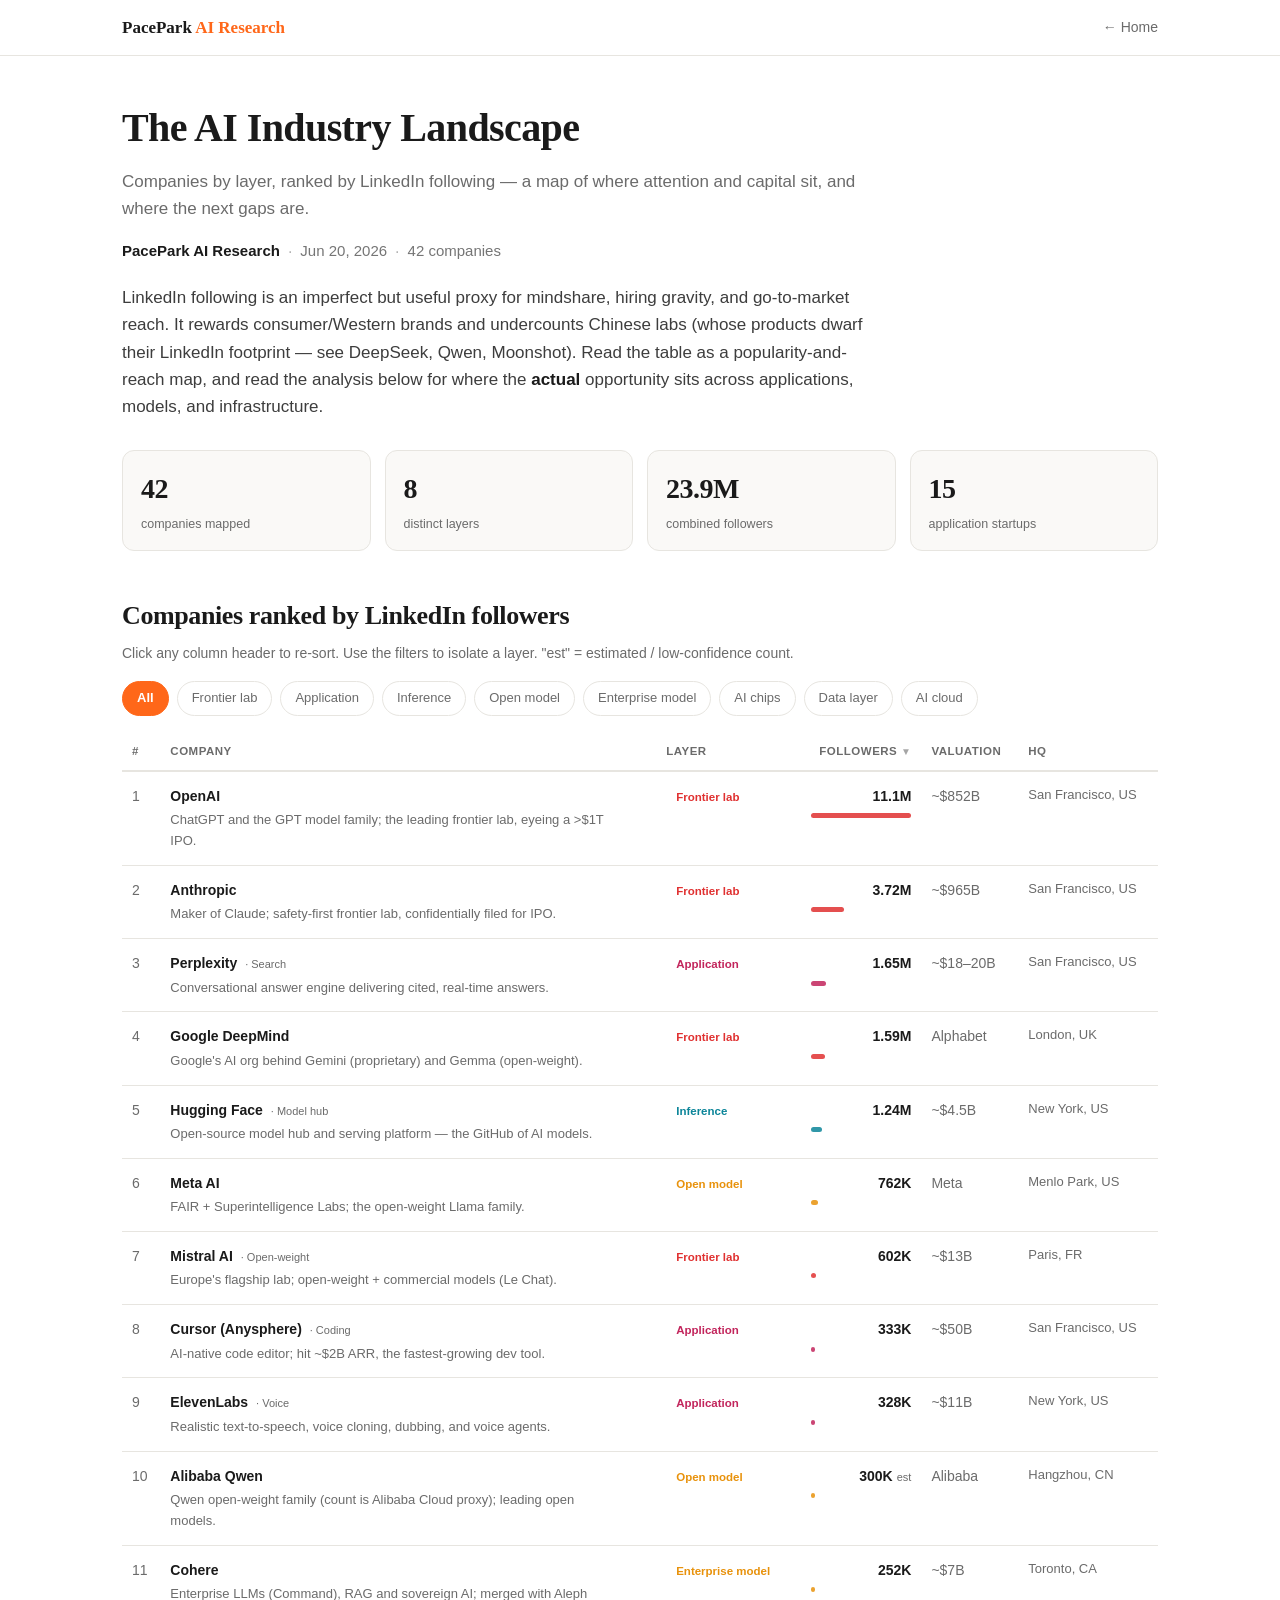
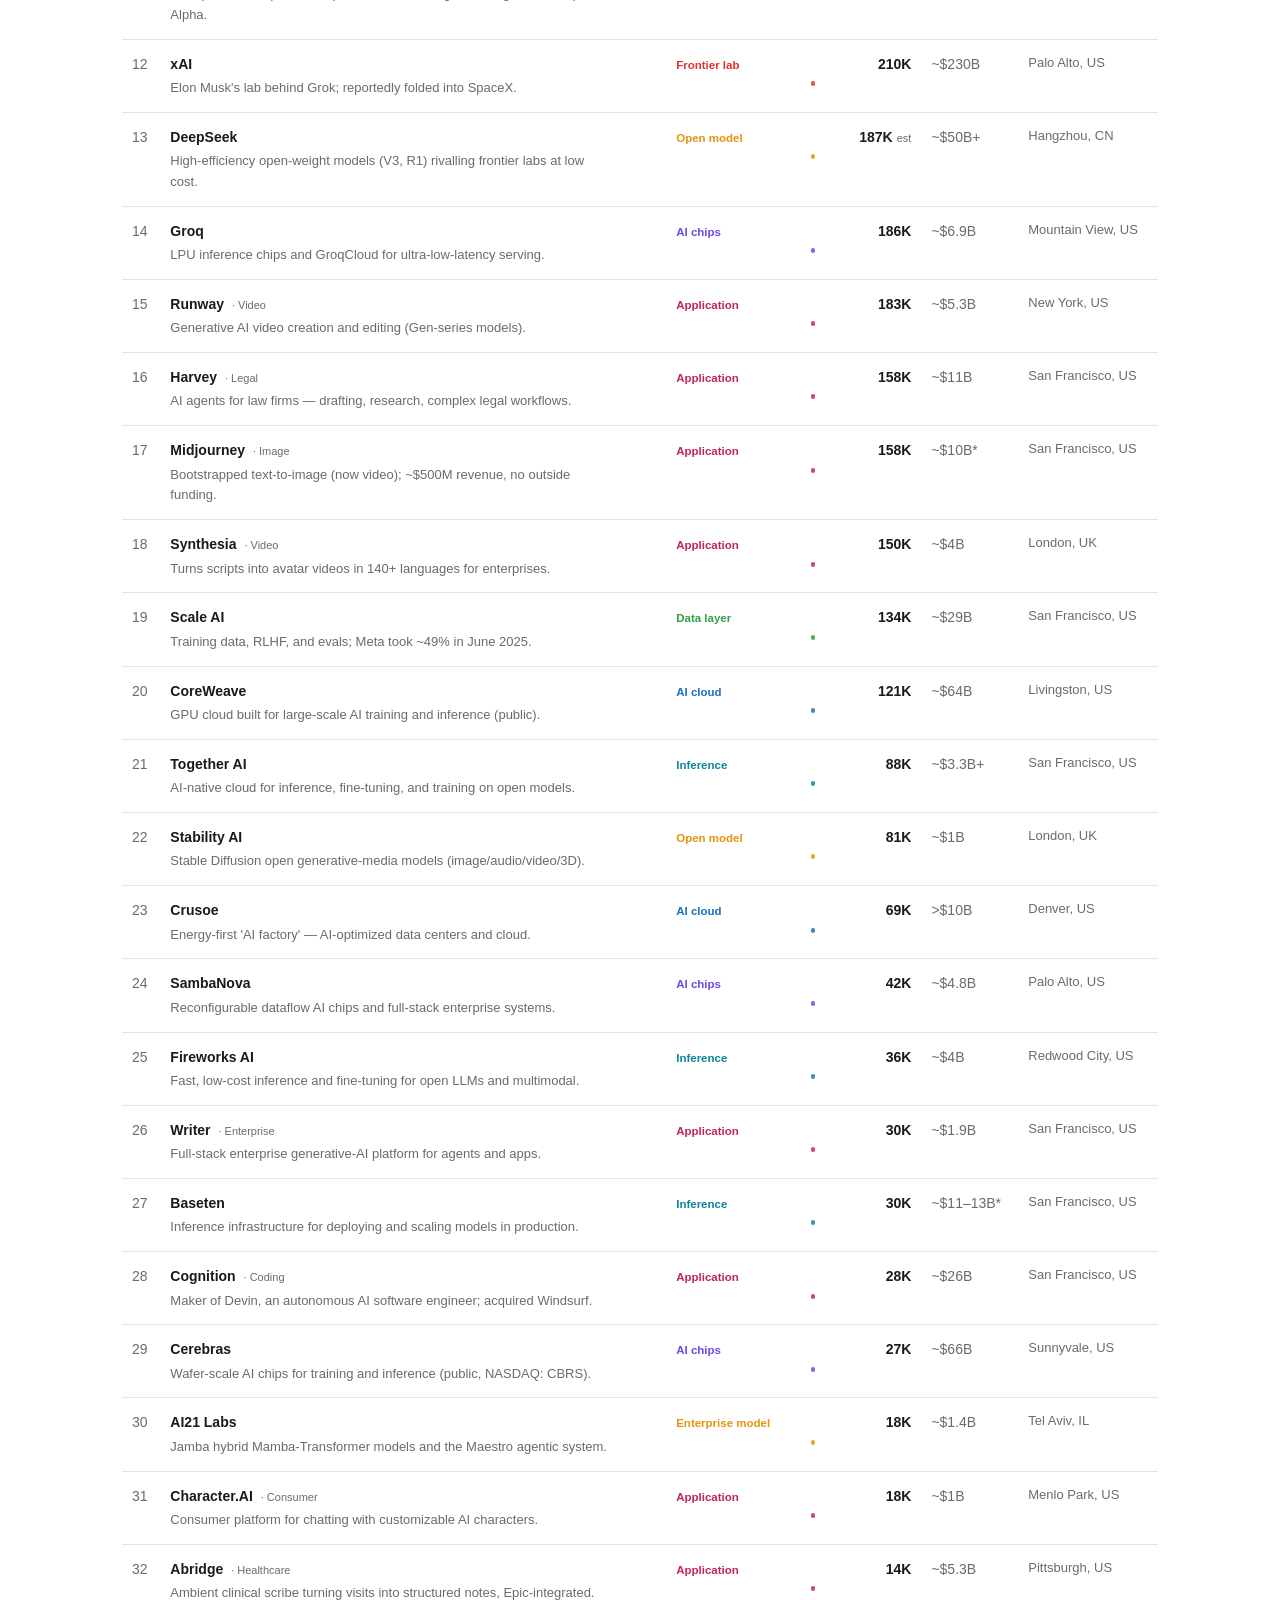
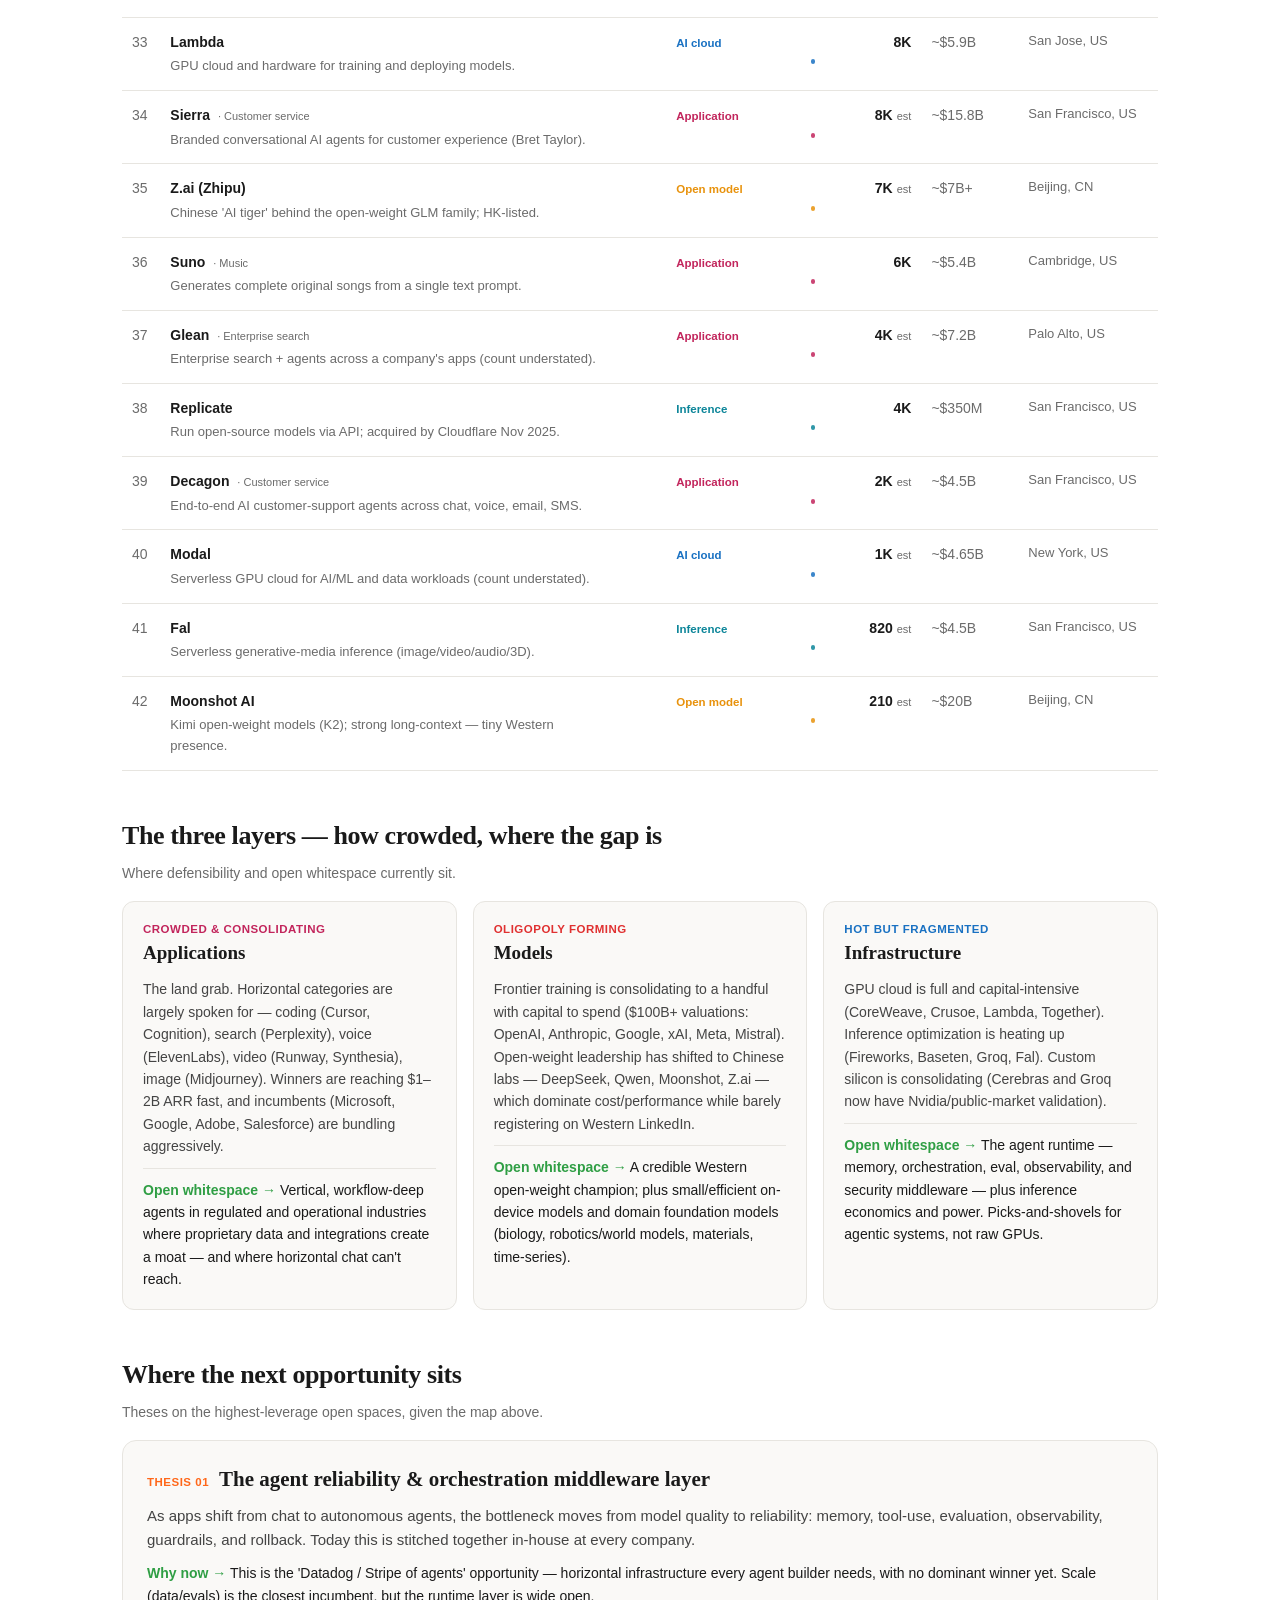
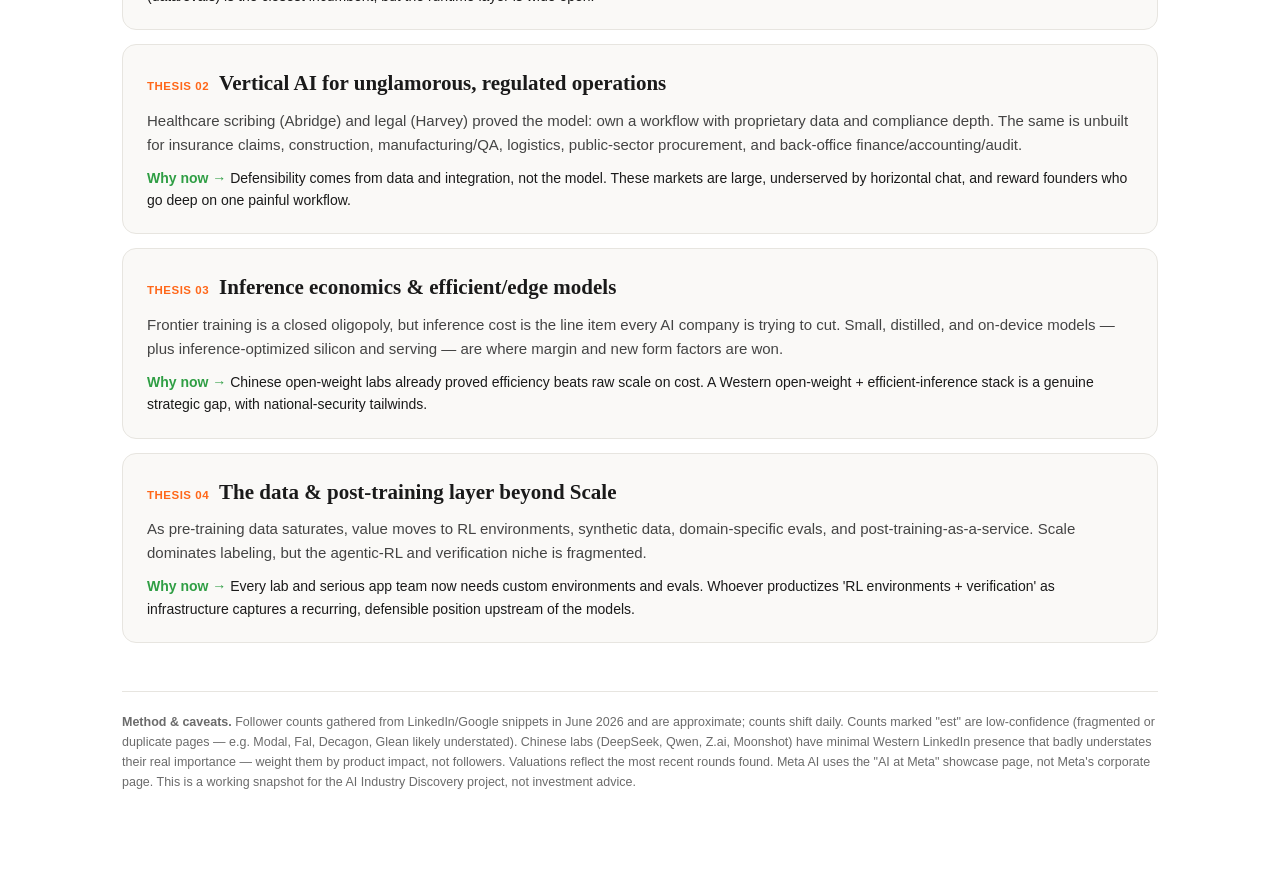
<file: published/ai-landscape.html>
<!DOCTYPE html>
<html lang="en">
<head>
<meta charset="UTF-8">
<meta name="viewport" content="width=device-width, initial-scale=1.0">
<title>AI Industry Landscape — June 2026</title>
<style>
  :root{
    --bg:#ffffff; --panel:#faf9f7; --panel2:#f4f2ee; --line:#e7e5e0;
    --txt:#1a1a1a; --muted:#6b6b6b; --accent:#ff6719;
    --frontier:#e03131; --openmodel:#e8920c; --inference:#0c8599; --cloud:#1971c2; --chips:#7048e8; --data:#2f9e44; --app:#c2255c;
    --serif:Georgia,"Iowan Old Style","Times New Roman",serif;
    --sans:-apple-system,BlinkMacSystemFont,"Segoe UI",Roboto,Helvetica,Arial,sans-serif;
  }
  *{box-sizing:border-box}
  body{margin:0;background:var(--bg);color:var(--txt);font-family:var(--sans);line-height:1.6;}
  .topbar{border-bottom:1px solid var(--line);background:rgba(255,255,255,.9);backdrop-filter:blur(8px);position:sticky;top:0;z-index:20;}
  .topbar .inner{max-width:1080px;margin:0 auto;padding:14px 22px;display:flex;align-items:center;justify-content:space-between;}
  .topbar .brand{font-family:var(--serif);font-weight:700;font-size:17px;color:var(--txt);text-decoration:none;}
  .topbar .brand span{color:var(--accent);}
  .topbar a.home{color:var(--muted);font-size:14px;text-decoration:none;font-weight:500;}
  .topbar a.home:hover{color:var(--txt);}
  .wrap{max-width:1080px;margin:0 auto;padding:40px 22px 90px;}
  header h1{font-family:var(--serif);font-size:40px;margin:0 0 8px;letter-spacing:-.6px;font-weight:800;}
  header .sub{color:var(--muted);font-size:17px;margin-bottom:8px;max-width:760px;}
  header .date{color:var(--accent);font-size:12.5px;font-weight:700;letter-spacing:.5px;}
  .lead{color:#3d3d3d;font-size:17px;max-width:760px;margin:20px 0 30px;}
  .lead b{color:var(--txt);}
  .stats{display:grid;grid-template-columns:repeat(auto-fit,minmax(150px,1fr));gap:14px;margin-bottom:34px;}
  .stat{background:var(--panel);border:1px solid var(--line);border-radius:12px;padding:16px 18px;}
  .stat .n{font-family:var(--serif);font-size:28px;font-weight:800;letter-spacing:-.5px;}
  .stat .l{color:var(--muted);font-size:12.5px;margin-top:2px;}
  h2{font-family:var(--serif);font-size:26px;margin:44px 0 6px;letter-spacing:-.4px;font-weight:800;}
  .section-note{color:var(--muted);font-size:14px;margin:0 0 16px;}
  .filters{display:flex;flex-wrap:wrap;gap:8px;margin:0 0 16px;}
  .chip{border:1px solid var(--line);background:#fff;color:var(--muted);padding:6px 14px;border-radius:20px;font-size:13px;cursor:pointer;transition:.15s;user-select:none;}
  .chip:hover{border-color:var(--accent);color:var(--txt);}
  .chip.active{background:var(--accent);color:#fff;border-color:var(--accent);font-weight:600;}
  table{width:100%;border-collapse:collapse;font-size:14px;}
  thead th{text-align:left;padding:10px 10px;color:var(--muted);font-weight:700;border-bottom:2px solid var(--line);cursor:pointer;white-space:nowrap;font-size:11.5px;text-transform:uppercase;letter-spacing:.5px;}
  thead th:hover{color:var(--txt);}
  thead th .arrow{opacity:.6;font-size:10px;}
  tbody td{padding:13px 10px;border-bottom:1px solid var(--line);vertical-align:top;}
  tbody tr:hover{background:var(--panel2);}
  .rank{color:var(--muted);font-variant-numeric:tabular-nums;}
  .co{font-weight:700;}
  .co .desc{font-weight:400;color:var(--muted);font-size:13px;margin-top:3px;max-width:440px;}
  .fol{font-variant-numeric:tabular-nums;font-weight:700;text-align:right;white-space:nowrap;}
  .est{color:var(--muted);font-weight:400;font-size:11px;margin-left:4px;}
  .tag{display:inline-block;padding:3px 10px;border-radius:6px;font-size:11.5px;font-weight:700;white-space:nowrap;}
  .val{font-variant-numeric:tabular-nums;color:var(--muted);white-space:nowrap;}
  .hq{color:var(--muted);font-size:13px;white-space:nowrap;}
  .bar{height:5px;border-radius:3px;margin-top:6px;background:var(--accent);opacity:.85;}
  .layergrid{display:grid;grid-template-columns:repeat(auto-fit,minmax(260px,1fr));gap:16px;margin-top:8px;}
  .card{background:var(--panel);border:1px solid var(--line);border-radius:12px;padding:18px 20px;}
  .card h3{font-family:var(--serif);margin:0 0 4px;font-size:19px;font-weight:800;}
  .card .crowd{font-size:11.5px;font-weight:800;text-transform:uppercase;letter-spacing:.5px;}
  .card p{color:#444;font-size:14px;margin:10px 0 0;}
  .card .gap{color:var(--txt);font-size:14px;margin-top:10px;border-top:1px solid var(--line);padding-top:10px;}
  .card .gap b{color:var(--data);}
  .opp{background:var(--panel);border:1px solid var(--line);border-radius:14px;padding:22px 24px;margin-top:14px;}
  .opp h3{font-family:var(--serif);margin:0 0 8px;font-size:21px;font-weight:800;}
  .opp h3 span{font-family:var(--sans);font-size:11.5px;color:var(--accent);font-weight:800;margin-right:10px;letter-spacing:.5px;}
  .opp p{color:#444;font-size:15px;margin:6px 0 0;}
  .opp .why{color:var(--txt);font-size:14px;margin-top:10px;}
  footer{margin-top:48px;color:var(--muted);font-size:12.5px;border-top:1px solid var(--line);padding-top:20px;}
  a{color:var(--accent);text-decoration:none;}
  @media(max-width:720px){.desc{display:none}.hide-sm{display:none}header h1{font-size:30px}}
</style>
</head>
<body>
<div class="topbar">
  <div class="inner">
    <a class="brand" href="../index.html">PacePark <span>AI Research</span></a>
    <a class="home" href="../index.html">← Home</a>
  </div>
</div>
<div class="wrap">
  <header>
    <h1>The AI Industry Landscape</h1>
    <div class="sub">Companies by layer, ranked by LinkedIn following — a map of where attention and capital sit, and where the next gaps are.</div>
    <div style="display:flex;align-items:center;flex-wrap:wrap;gap:8px;margin-top:16px;font-family:-apple-system,BlinkMacSystemFont,'Segoe UI',Roboto,Helvetica,Arial,sans-serif">
      <span style="font-weight:600;color:#1a1a1a;font-size:15px">PacePark AI Research</span>
      <span style="color:#b3b3b3">·</span>
      <span style="color:#757575;font-size:15px">Jun 20, 2026</span>
      <span style="color:#b3b3b3">·</span>
      <span style="color:#757575;font-size:15px">42 companies</span>
    </div>
  </header>

  <p class="lead">
    LinkedIn following is an imperfect but useful proxy for mindshare, hiring gravity, and go-to-market reach. It rewards consumer/Western brands and undercounts Chinese labs (whose products dwarf their LinkedIn footprint — see DeepSeek, Qwen, Moonshot). Read the table as a popularity-and-reach map, and read the analysis below for where the <b>actual</b> opportunity sits across applications, models, and infrastructure.
  </p>

  <div class="stats" id="stats"></div>

  <h2>Companies ranked by LinkedIn followers</h2>
  <p class="section-note">Click any column header to re-sort. Use the filters to isolate a layer. "est" = estimated / low-confidence count.</p>
  <div class="filters" id="filters"></div>
  <table>
    <thead>
      <tr>
        <th data-k="rank">#</th>
        <th data-k="name">Company</th>
        <th data-k="layer">Layer</th>
        <th data-k="followers" class="fol">Followers <span class="arrow">▼</span></th>
        <th data-k="valuation" class="hide-sm">Valuation</th>
        <th data-k="hq" class="hide-sm">HQ</th>
      </tr>
    </thead>
    <tbody id="rows"></tbody>
  </table>

  <h2>The three layers — how crowded, where the gap is</h2>
  <p class="section-note">Where defensibility and open whitespace currently sit.</p>
  <div class="layergrid" id="layers"></div>

  <h2>Where the next opportunity sits</h2>
  <p class="section-note">Theses on the highest-leverage open spaces, given the map above.</p>
  <div id="opps"></div>

  <footer>
    <b>Method &amp; caveats.</b> Follower counts gathered from LinkedIn/Google snippets in June 2026 and are approximate; counts shift daily. Counts marked "est" are low-confidence (fragmented or duplicate pages — e.g. Modal, Fal, Decagon, Glean likely understated). Chinese labs (DeepSeek, Qwen, Z.ai, Moonshot) have minimal Western LinkedIn presence that badly understates their real importance — weight them by product impact, not followers. Valuations reflect the most recent rounds found. Meta AI uses the "AI at Meta" showcase page, not Meta's corporate page. This is a working snapshot for the AI Industry Discovery project, not investment advice.
  </footer>
</div>

<script>
const DATA = [
 {name:"OpenAI", followers:11075000, layer:"Frontier lab", hq:"San Francisco, US", valuation:"~$852B", desc:"ChatGPT and the GPT model family; the leading frontier lab, eyeing a >$1T IPO."},
 {name:"Anthropic", followers:3723000, layer:"Frontier lab", hq:"San Francisco, US", valuation:"~$965B", desc:"Maker of Claude; safety-first frontier lab, confidentially filed for IPO."},
 {name:"Perplexity", followers:1652000, layer:"Application", sub:"Search", hq:"San Francisco, US", valuation:"~$18–20B", desc:"Conversational answer engine delivering cited, real-time answers."},
 {name:"Google DeepMind", followers:1590000, layer:"Frontier lab", hq:"London, UK", valuation:"Alphabet", desc:"Google's AI org behind Gemini (proprietary) and Gemma (open-weight)."},
 {name:"Hugging Face", followers:1239000, layer:"Inference", sub:"Model hub", hq:"New York, US", valuation:"~$4.5B", desc:"Open-source model hub and serving platform — the GitHub of AI models."},
 {name:"Meta AI", followers:762000, layer:"Open model", hq:"Menlo Park, US", valuation:"Meta", desc:"FAIR + Superintelligence Labs; the open-weight Llama family."},
 {name:"Mistral AI", followers:602000, layer:"Frontier lab", sub:"Open-weight", hq:"Paris, FR", valuation:"~$13B", desc:"Europe's flagship lab; open-weight + commercial models (Le Chat)."},
 {name:"Cursor (Anysphere)", followers:333300, layer:"Application", sub:"Coding", hq:"San Francisco, US", valuation:"~$50B", desc:"AI-native code editor; hit ~$2B ARR, the fastest-growing dev tool."},
 {name:"ElevenLabs", followers:328200, layer:"Application", sub:"Voice", hq:"New York, US", valuation:"~$11B", desc:"Realistic text-to-speech, voice cloning, dubbing, and voice agents."},
 {name:"Alibaba Qwen", followers:300000, layer:"Open model", hq:"Hangzhou, CN", valuation:"Alibaba", est:true, desc:"Qwen open-weight family (count is Alibaba Cloud proxy); leading open models."},
 {name:"Cohere", followers:252000, layer:"Enterprise model", hq:"Toronto, CA", valuation:"~$7B", desc:"Enterprise LLMs (Command), RAG and sovereign AI; merged with Aleph Alpha."},
 {name:"xAI", followers:210000, layer:"Frontier lab", hq:"Palo Alto, US", valuation:"~$230B", desc:"Elon Musk's lab behind Grok; reportedly folded into SpaceX."},
 {name:"DeepSeek", followers:187000, layer:"Open model", hq:"Hangzhou, CN", valuation:"~$50B+", est:true, desc:"High-efficiency open-weight models (V3, R1) rivalling frontier labs at low cost."},
 {name:"Groq", followers:186000, layer:"AI chips", hq:"Mountain View, US", valuation:"~$6.9B", desc:"LPU inference chips and GroqCloud for ultra-low-latency serving."},
 {name:"Runway", followers:183400, layer:"Application", sub:"Video", hq:"New York, US", valuation:"~$5.3B", desc:"Generative AI video creation and editing (Gen-series models)."},
 {name:"Harvey", followers:158400, layer:"Application", sub:"Legal", hq:"San Francisco, US", valuation:"~$11B", desc:"AI agents for law firms — drafting, research, complex legal workflows."},
 {name:"Midjourney", followers:158300, layer:"Application", sub:"Image", hq:"San Francisco, US", valuation:"~$10B*", desc:"Bootstrapped text-to-image (now video); ~$500M revenue, no outside funding."},
 {name:"Synthesia", followers:149800, layer:"Application", sub:"Video", hq:"London, UK", valuation:"~$4B", desc:"Turns scripts into avatar videos in 140+ languages for enterprises."},
 {name:"Scale AI", followers:134000, layer:"Data layer", hq:"San Francisco, US", valuation:"~$29B", desc:"Training data, RLHF, and evals; Meta took ~49% in June 2025."},
 {name:"CoreWeave", followers:121000, layer:"AI cloud", hq:"Livingston, US", valuation:"~$64B", desc:"GPU cloud built for large-scale AI training and inference (public)."},
 {name:"Together AI", followers:88000, layer:"Inference", hq:"San Francisco, US", valuation:"~$3.3B+", desc:"AI-native cloud for inference, fine-tuning, and training on open models."},
 {name:"Stability AI", followers:81000, layer:"Open model", hq:"London, UK", valuation:"~$1B", desc:"Stable Diffusion open generative-media models (image/audio/video/3D)."},
 {name:"Crusoe", followers:69000, layer:"AI cloud", hq:"Denver, US", valuation:">$10B", desc:"Energy-first 'AI factory' — AI-optimized data centers and cloud."},
 {name:"SambaNova", followers:42000, layer:"AI chips", hq:"Palo Alto, US", valuation:"~$4.8B", desc:"Reconfigurable dataflow AI chips and full-stack enterprise systems."},
 {name:"Fireworks AI", followers:36000, layer:"Inference", hq:"Redwood City, US", valuation:"~$4B", desc:"Fast, low-cost inference and fine-tuning for open LLMs and multimodal."},
 {name:"Writer", followers:30200, layer:"Application", sub:"Enterprise", hq:"San Francisco, US", valuation:"~$1.9B", desc:"Full-stack enterprise generative-AI platform for agents and apps."},
 {name:"Baseten", followers:30000, layer:"Inference", hq:"San Francisco, US", valuation:"~$11–13B*", desc:"Inference infrastructure for deploying and scaling models in production."},
 {name:"Cognition", followers:28300, layer:"Application", sub:"Coding", hq:"San Francisco, US", valuation:"~$26B", desc:"Maker of Devin, an autonomous AI software engineer; acquired Windsurf."},
 {name:"Cerebras", followers:27000, layer:"AI chips", hq:"Sunnyvale, US", valuation:"~$66B", desc:"Wafer-scale AI chips for training and inference (public, NASDAQ: CBRS)."},
 {name:"AI21 Labs", followers:18000, layer:"Enterprise model", hq:"Tel Aviv, IL", valuation:"~$1.4B", desc:"Jamba hybrid Mamba-Transformer models and the Maestro agentic system."},
 {name:"Character.AI", followers:17900, layer:"Application", sub:"Consumer", hq:"Menlo Park, US", valuation:"~$1B", desc:"Consumer platform for chatting with customizable AI characters."},
 {name:"Abridge", followers:14200, layer:"Application", sub:"Healthcare", hq:"Pittsburgh, US", valuation:"~$5.3B", desc:"Ambient clinical scribe turning visits into structured notes, Epic-integrated."},
 {name:"Lambda", followers:8170, layer:"AI cloud", hq:"San Jose, US", valuation:"~$5.9B", desc:"GPU cloud and hardware for training and deploying models."},
 {name:"Sierra", followers:7980, layer:"Application", sub:"Customer service", hq:"San Francisco, US", valuation:"~$15.8B", est:true, desc:"Branded conversational AI agents for customer experience (Bret Taylor)."},
 {name:"Z.ai (Zhipu)", followers:7300, layer:"Open model", hq:"Beijing, CN", valuation:"~$7B+", est:true, desc:"Chinese 'AI tiger' behind the open-weight GLM family; HK-listed."},
 {name:"Suno", followers:6200, layer:"Application", sub:"Music", hq:"Cambridge, US", valuation:"~$5.4B", desc:"Generates complete original songs from a single text prompt."},
 {name:"Glean", followers:3600, layer:"Application", sub:"Enterprise search", hq:"Palo Alto, US", valuation:"~$7.2B", est:true, desc:"Enterprise search + agents across a company's apps (count understated)."},
 {name:"Replicate", followers:3500, layer:"Inference", hq:"San Francisco, US", valuation:"~$350M", desc:"Run open-source models via API; acquired by Cloudflare Nov 2025."},
 {name:"Modal", followers:1240, layer:"AI cloud", hq:"New York, US", valuation:"~$4.65B", est:true, desc:"Serverless GPU cloud for AI/ML and data workloads (count understated)."},
 {name:"Fal", followers:820, layer:"Inference", hq:"San Francisco, US", valuation:"~$4.5B", est:true, desc:"Serverless generative-media inference (image/video/audio/3D)."},
 {name:"Decagon", followers:1500, layer:"Application", sub:"Customer service", hq:"San Francisco, US", valuation:"~$4.5B", est:true, desc:"End-to-end AI customer-support agents across chat, voice, email, SMS."},
 {name:"Moonshot AI", followers:210, layer:"Open model", hq:"Beijing, CN", valuation:"~$20B", est:true, desc:"Kimi open-weight models (K2); strong long-context — tiny Western presence."},
];

const LAYER_COLORS = {
  "Frontier lab":"var(--frontier)","Open model":"var(--openmodel)","Enterprise model":"var(--openmodel)",
  "Inference":"var(--inference)","AI cloud":"var(--cloud)","AI chips":"var(--chips)","Data layer":"var(--data)","Application":"var(--app)"
};

const fmt = n => n>=1000000 ? (n/1000000).toFixed(n>=10000000?1:2)+"M" : n>=1000 ? Math.round(n/1000)+"K" : n;
const maxF = Math.max(...DATA.map(d=>d.followers));

// stats
const stats = [
  {n:DATA.length, l:"companies mapped"},
  {n:[...new Set(DATA.map(d=>d.layer))].length, l:"distinct layers"},
  {n:fmt(DATA.reduce((a,d)=>a+d.followers,0)), l:"combined followers"},
  {n:DATA.filter(d=>d.layer==="Application").length, l:"application startups"},
];
document.getElementById('stats').innerHTML = stats.map(s=>`<div class="stat"><div class="n">${s.n}</div><div class="l">${s.l}</div></div>`).join('');

// filters
const layers = ["All", ...[...new Set(DATA.map(d=>d.layer))]];
let activeFilter="All", sortKey="followers", sortDir=-1;
document.getElementById('filters').innerHTML = layers.map(l=>`<div class="chip${l==='All'?' active':''}" data-f="${l}">${l}</div>`).join('');

function render(){
  let rows = DATA.filter(d=>activeFilter==="All"||d.layer===activeFilter);
  rows.sort((a,b)=>{
    let va=a[sortKey], vb=b[sortKey];
    if(sortKey==="rank"||sortKey==="followers"){va=a.followers;vb=b.followers;}
    if(typeof va==="string") return sortDir*va.localeCompare(vb);
    return sortDir*(va-vb);
  });
  document.getElementById('rows').innerHTML = rows.map((d,i)=>`
    <tr>
      <td class="rank">${i+1}</td>
      <td class="co">${d.name}${d.sub?` <span class="est">· ${d.sub}</span>`:''}
        <div class="desc">${d.desc}</div></td>
      <td><span class="tag" style="background:${LAYER_COLORS[d.layer]}22;color:${LAYER_COLORS[d.layer]}">${d.layer}</span></td>
      <td class="fol">${fmt(d.followers)}${d.est?'<span class="est">est</span>':''}
        <div class="bar" style="width:${Math.max(4,d.followers/maxF*100)}%;background:${LAYER_COLORS[d.layer]}"></div></td>
      <td class="val hide-sm">${d.valuation}</td>
      <td class="hq hide-sm">${d.hq}</td>
    </tr>`).join('');
}
document.querySelectorAll('.chip').forEach(c=>c.onclick=()=>{
  document.querySelectorAll('.chip').forEach(x=>x.classList.remove('active'));
  c.classList.add('active'); activeFilter=c.dataset.f; render();
});
document.querySelectorAll('thead th').forEach(th=>th.onclick=()=>{
  const k=th.dataset.k;
  if(sortKey===k) sortDir*=-1; else {sortKey=k; sortDir=(k==="name"||k==="hq"||k==="layer")?1:-1;}
  document.querySelectorAll('thead th .arrow').forEach(a=>a.remove());
  th.innerHTML += ` <span class="arrow">${sortDir<0?'▼':'▲'}</span>`;
  render();
});
render();

// layer cards
const LAYERS = [
 {h:"Applications", c:"var(--app)", crowd:"CROWDED & CONSOLIDATING", p:"The land grab. Horizontal categories are largely spoken for — coding (Cursor, Cognition), search (Perplexity), voice (ElevenLabs), video (Runway, Synthesia), image (Midjourney). Winners are reaching $1–2B ARR fast, and incumbents (Microsoft, Google, Adobe, Salesforce) are bundling aggressively.", gap:"Vertical, workflow-deep agents in regulated and operational industries where proprietary data and integrations create a moat — and where horizontal chat can't reach."},
 {h:"Models", c:"var(--frontier)", crowd:"OLIGOPOLY FORMING", p:"Frontier training is consolidating to a handful with capital to spend ($100B+ valuations: OpenAI, Anthropic, Google, xAI, Meta, Mistral). Open-weight leadership has shifted to Chinese labs — DeepSeek, Qwen, Moonshot, Z.ai — which dominate cost/performance while barely registering on Western LinkedIn.", gap:"A credible Western open-weight champion; plus small/efficient on-device models and domain foundation models (biology, robotics/world models, materials, time-series)."},
 {h:"Infrastructure", c:"var(--cloud)", crowd:"HOT BUT FRAGMENTED", p:"GPU cloud is full and capital-intensive (CoreWeave, Crusoe, Lambda, Together). Inference optimization is heating up (Fireworks, Baseten, Groq, Fal). Custom silicon is consolidating (Cerebras and Groq now have Nvidia/public-market validation).", gap:"The agent runtime — memory, orchestration, eval, observability, and security middleware — plus inference economics and power. Picks-and-shovels for agentic systems, not raw GPUs."},
];
document.getElementById('layers').innerHTML = LAYERS.map(l=>`
  <div class="card">
    <div class="crowd" style="color:${l.c}">${l.crowd}</div>
    <h3>${l.h}</h3>
    <p>${l.p}</p>
    <div class="gap"><b>Open whitespace →</b> ${l.gap}</div>
  </div>`).join('');

// opportunities
const OPPS = [
 {tag:"THESIS 01", h:"The agent reliability & orchestration middleware layer", p:"As apps shift from chat to autonomous agents, the bottleneck moves from model quality to reliability: memory, tool-use, evaluation, observability, guardrails, and rollback. Today this is stitched together in-house at every company.", why:"This is the 'Datadog / Stripe of agents' opportunity — horizontal infrastructure every agent builder needs, with no dominant winner yet. Scale (data/evals) is the closest incumbent, but the runtime layer is wide open."},
 {tag:"THESIS 02", h:"Vertical AI for unglamorous, regulated operations", p:"Healthcare scribing (Abridge) and legal (Harvey) proved the model: own a workflow with proprietary data and compliance depth. The same is unbuilt for insurance claims, construction, manufacturing/QA, logistics, public-sector procurement, and back-office finance/accounting/audit.", why:"Defensibility comes from data and integration, not the model. These markets are large, underserved by horizontal chat, and reward founders who go deep on one painful workflow."},
 {tag:"THESIS 03", h:"Inference economics & efficient/edge models", p:"Frontier training is a closed oligopoly, but inference cost is the line item every AI company is trying to cut. Small, distilled, and on-device models — plus inference-optimized silicon and serving — are where margin and new form factors are won.", why:"Chinese open-weight labs already proved efficiency beats raw scale on cost. A Western open-weight + efficient-inference stack is a genuine strategic gap, with national-security tailwinds."},
 {tag:"THESIS 04", h:"The data & post-training layer beyond Scale", p:"As pre-training data saturates, value moves to RL environments, synthetic data, domain-specific evals, and post-training-as-a-service. Scale dominates labeling, but the agentic-RL and verification niche is fragmented.", why:"Every lab and serious app team now needs custom environments and evals. Whoever productizes 'RL environments + verification' as infrastructure captures a recurring, defensible position upstream of the models."},
];
document.getElementById('opps').innerHTML = OPPS.map(o=>`
  <div class="opp">
    <h3><span>${o.tag}</span>${o.h}</h3>
    <p>${o.p}</p>
    <div class="why"><b style="color:var(--data)">Why now →</b> ${o.why}</div>
  </div>`).join('');
</script>
</body>
</html>
</file>
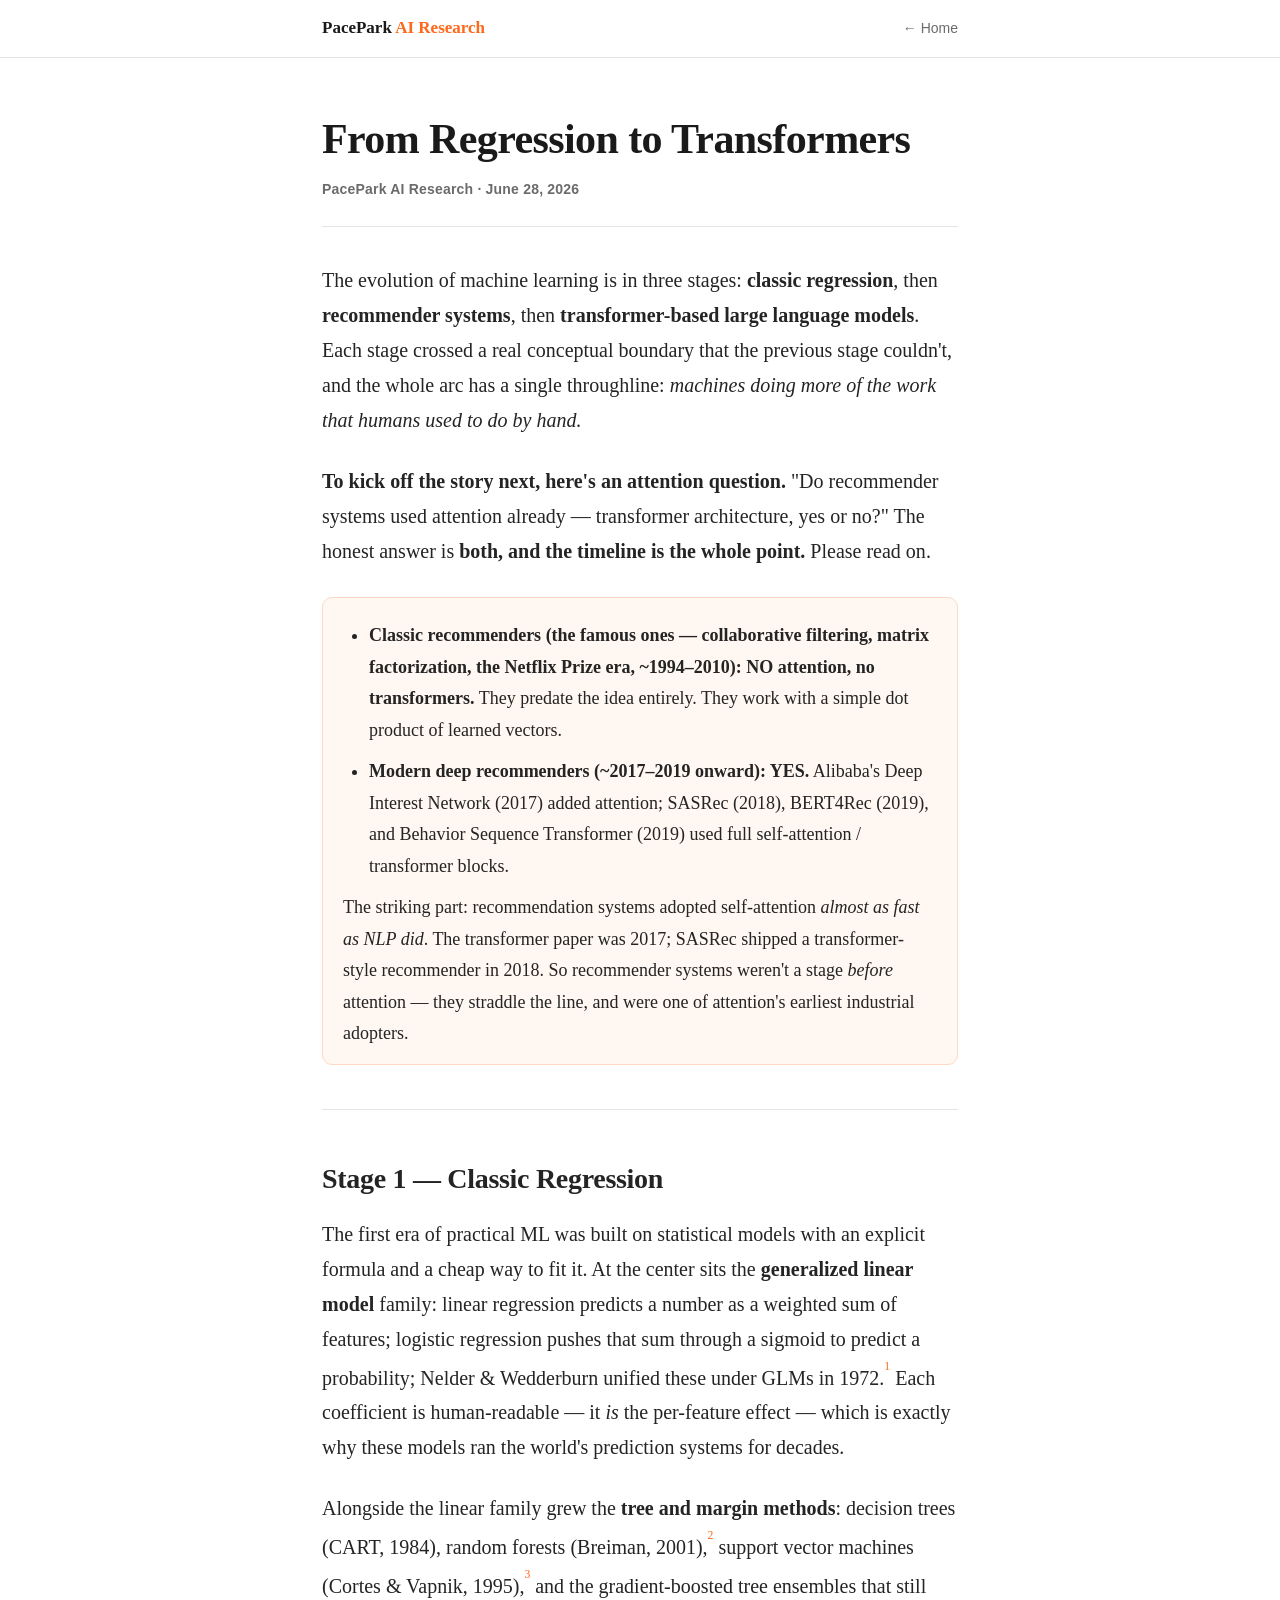
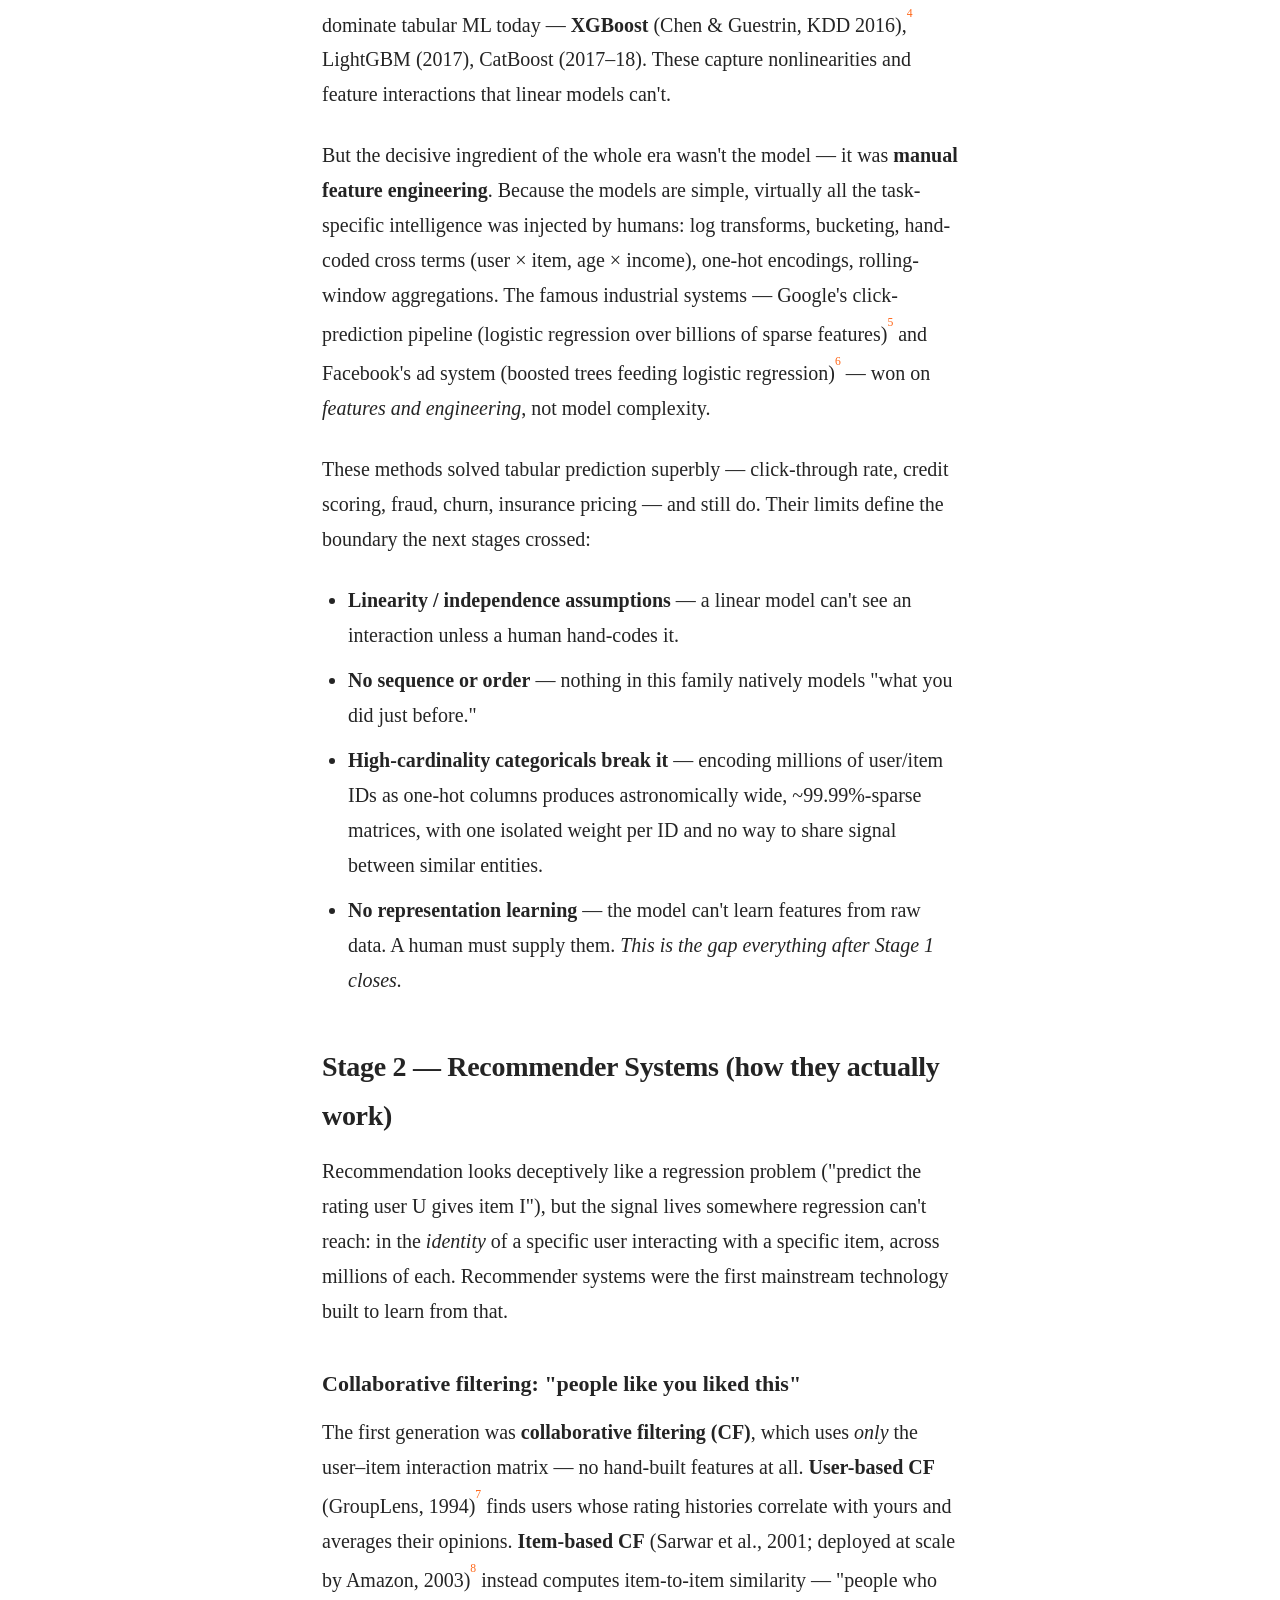
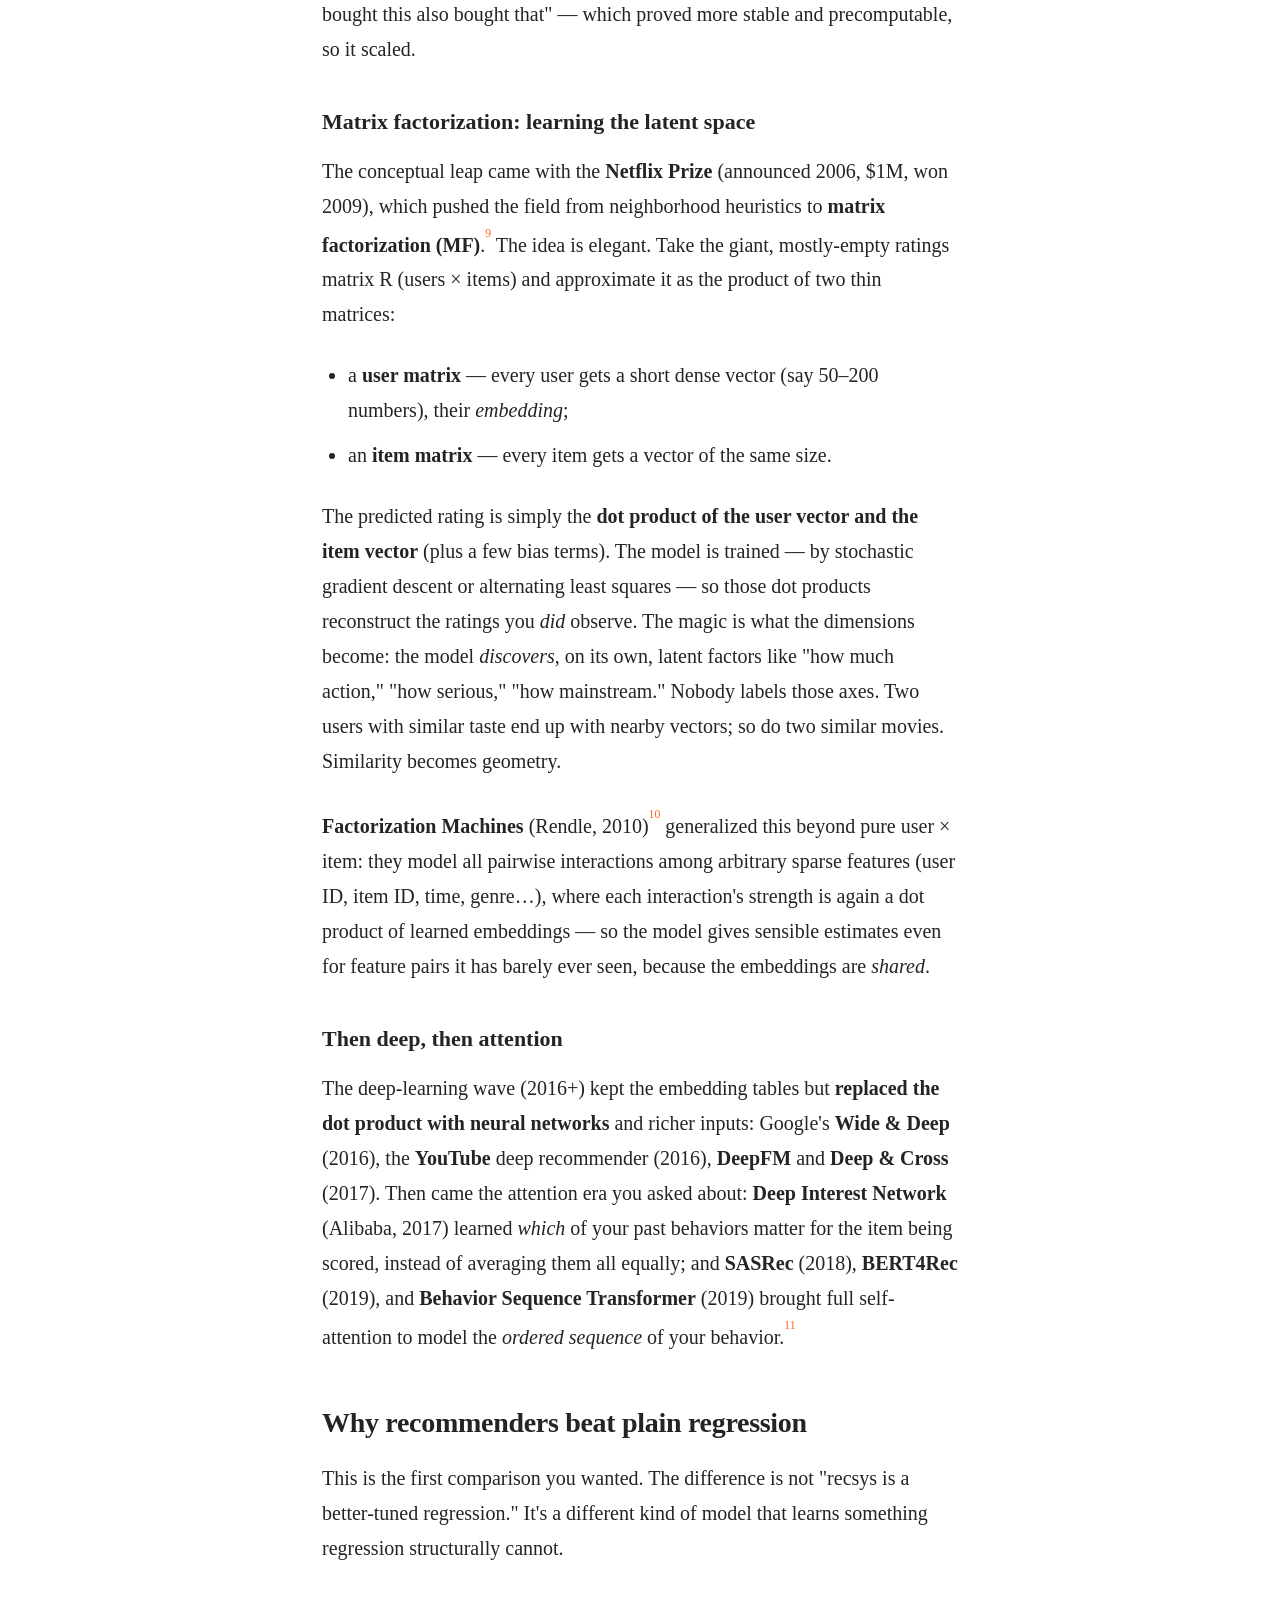
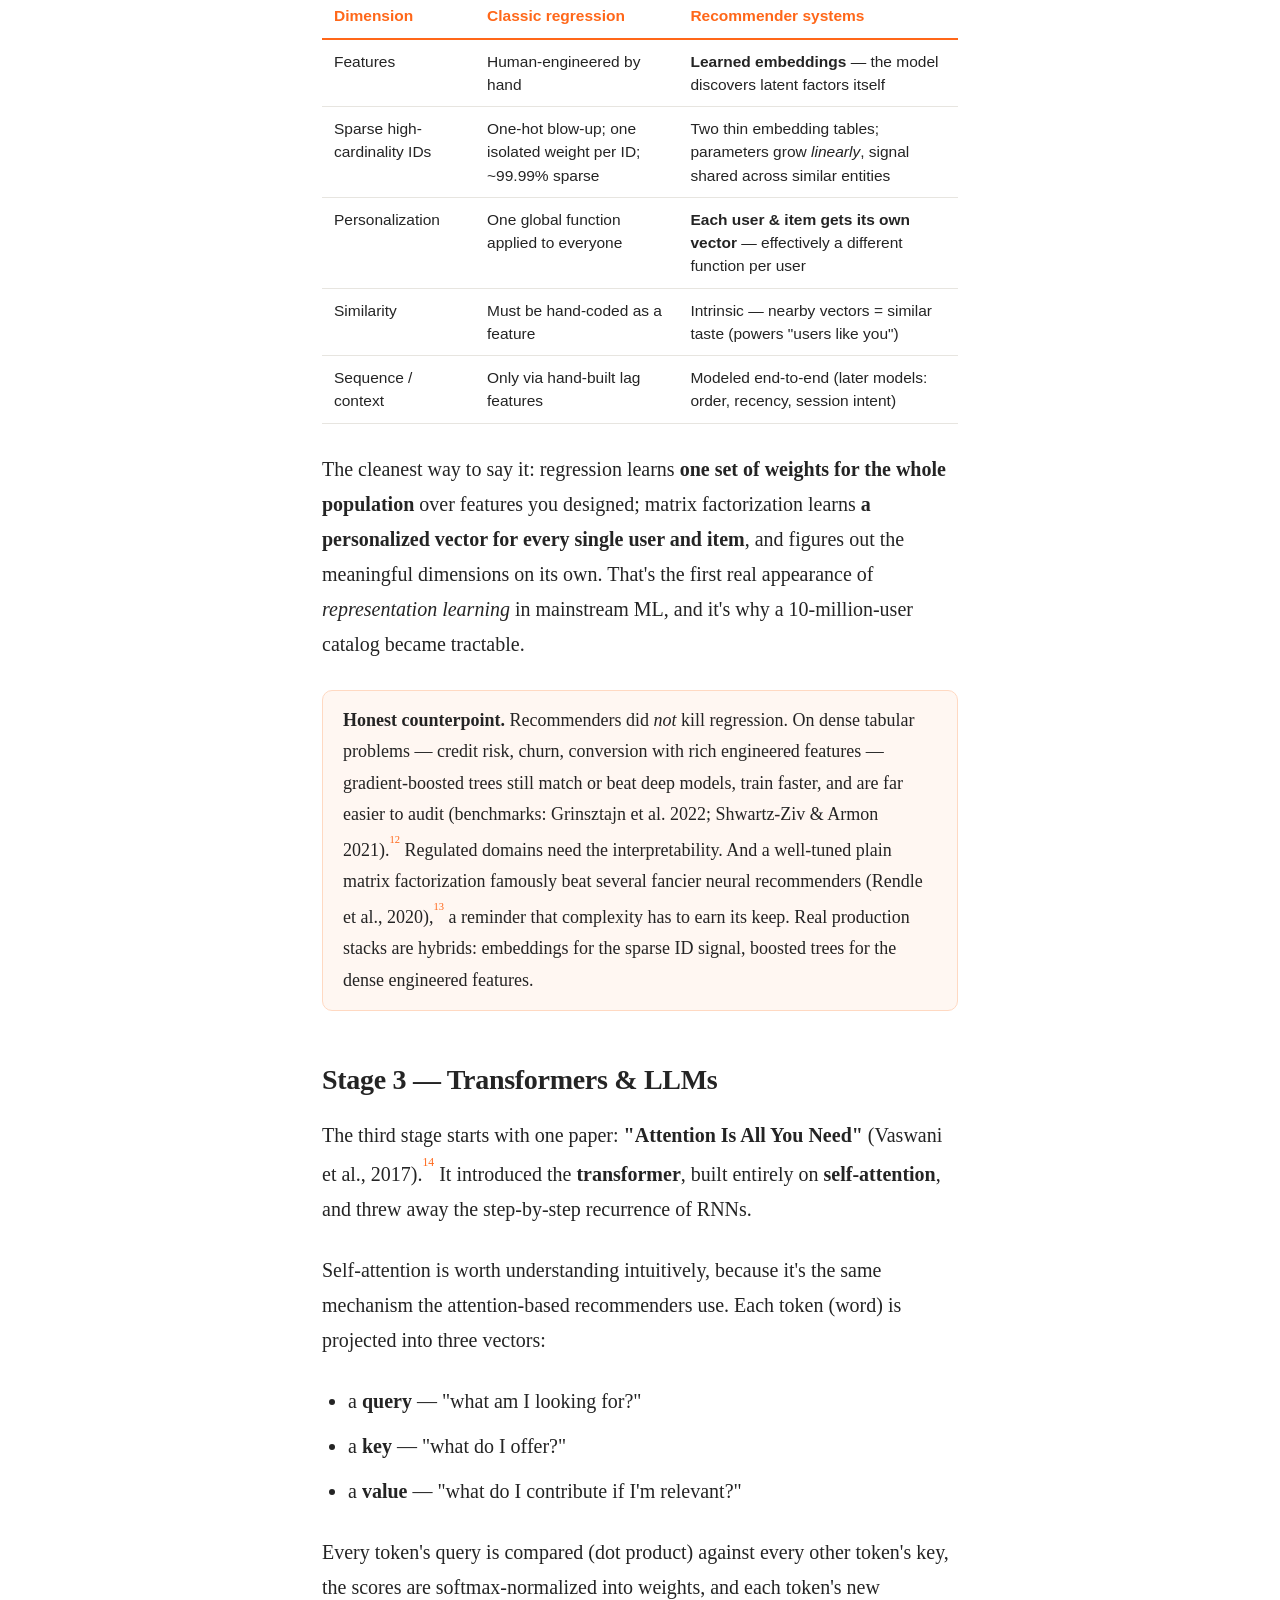
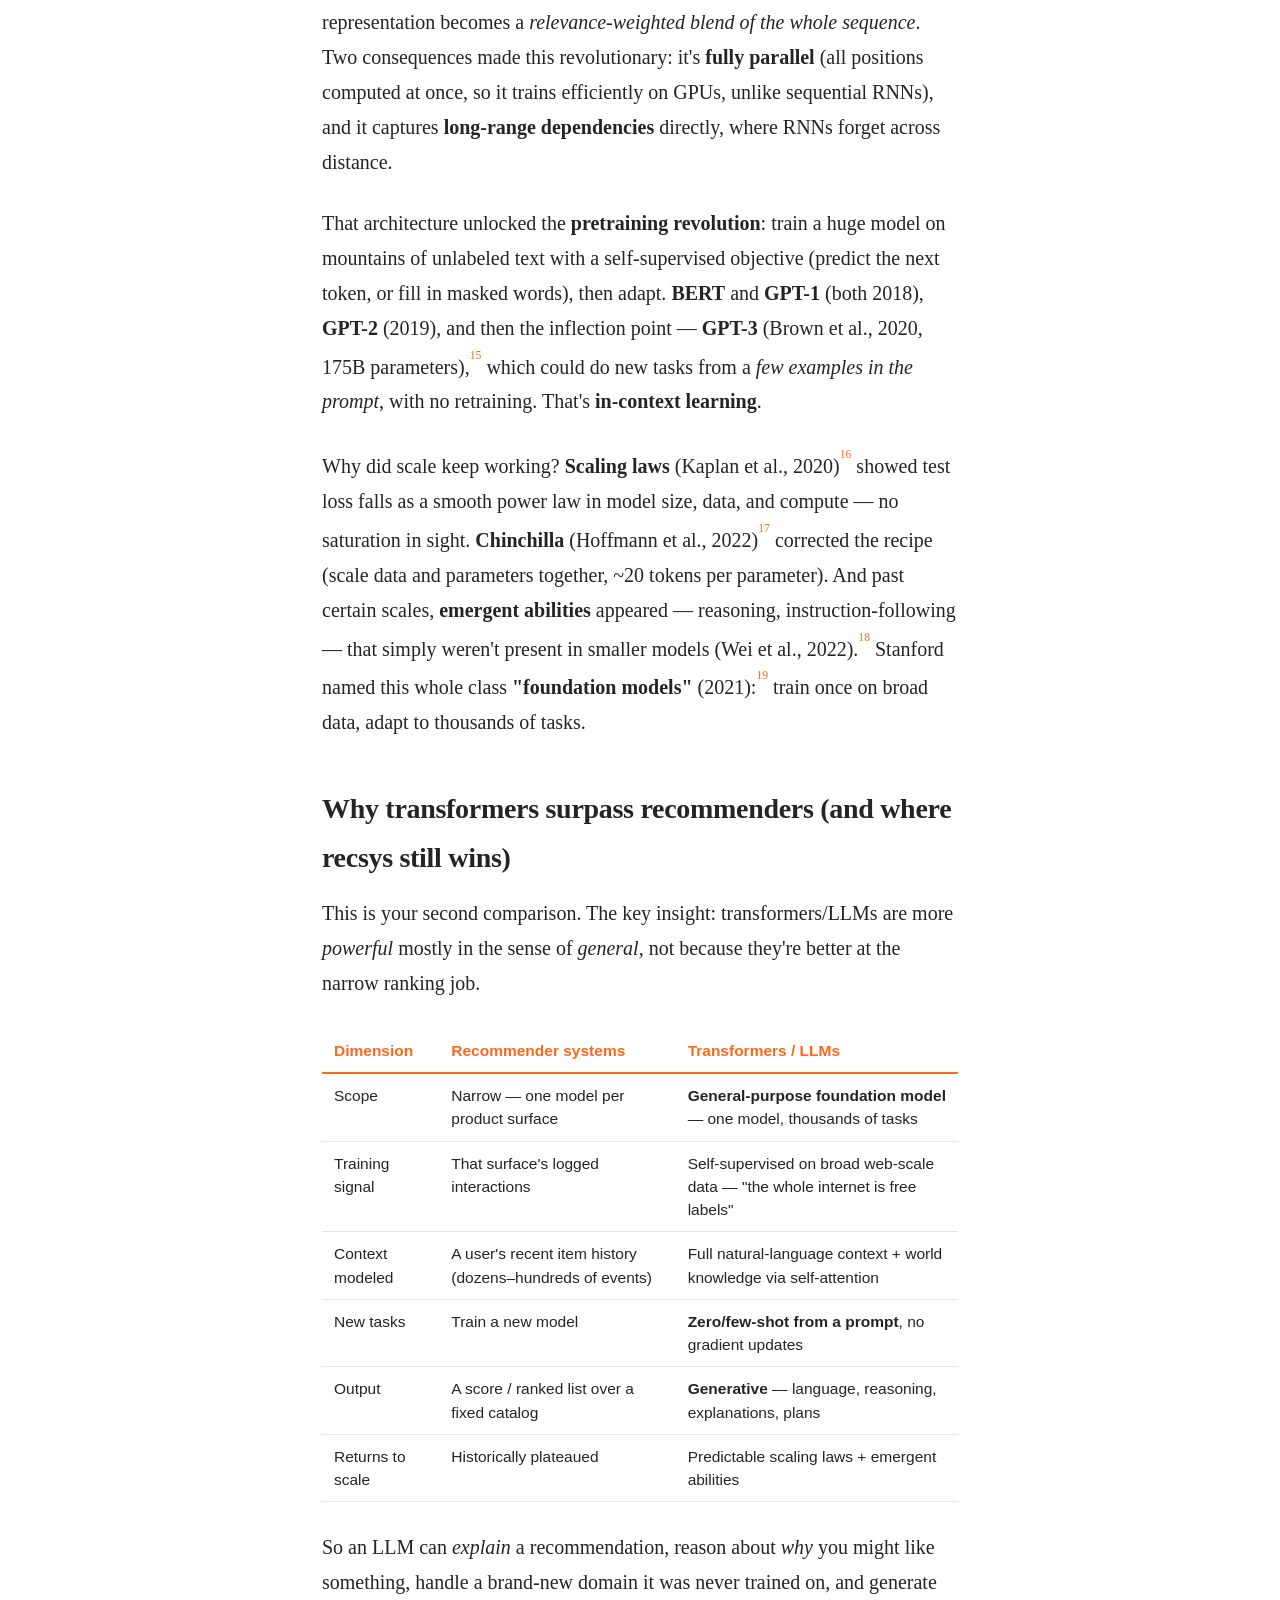
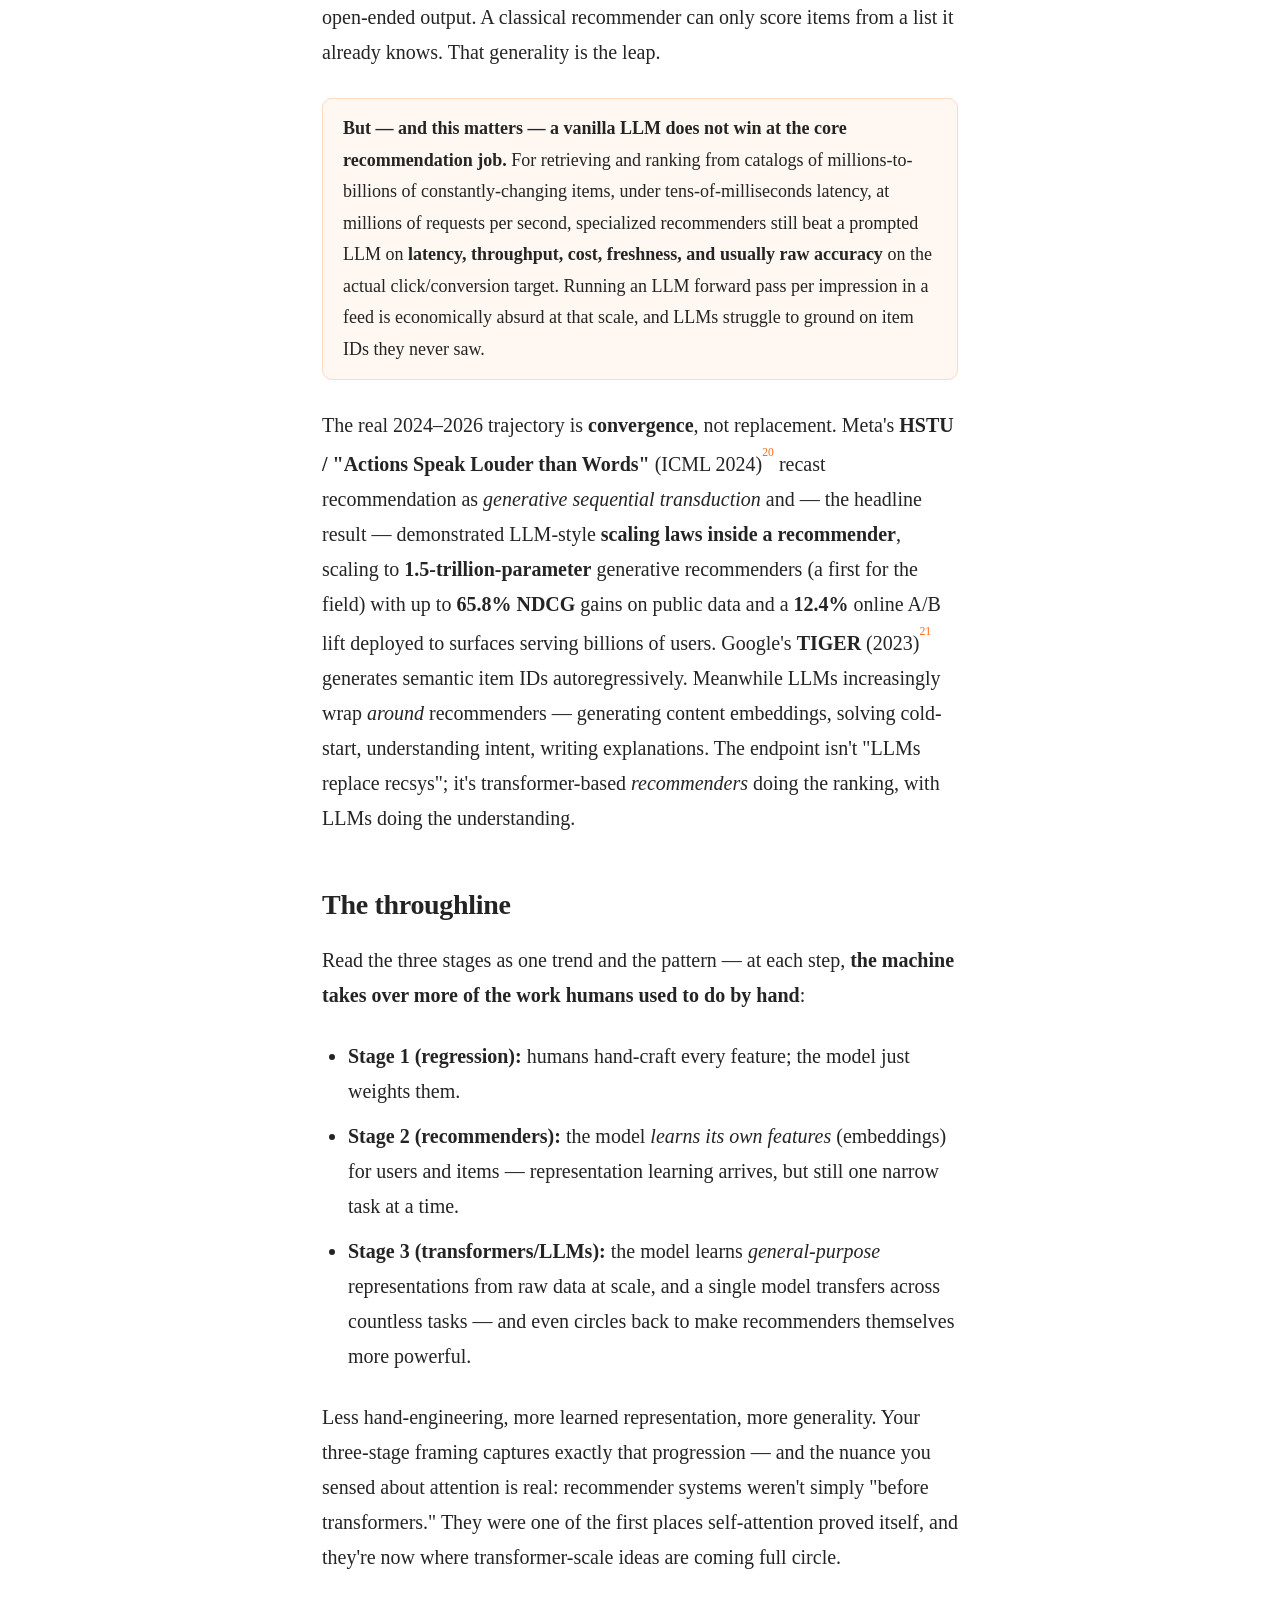
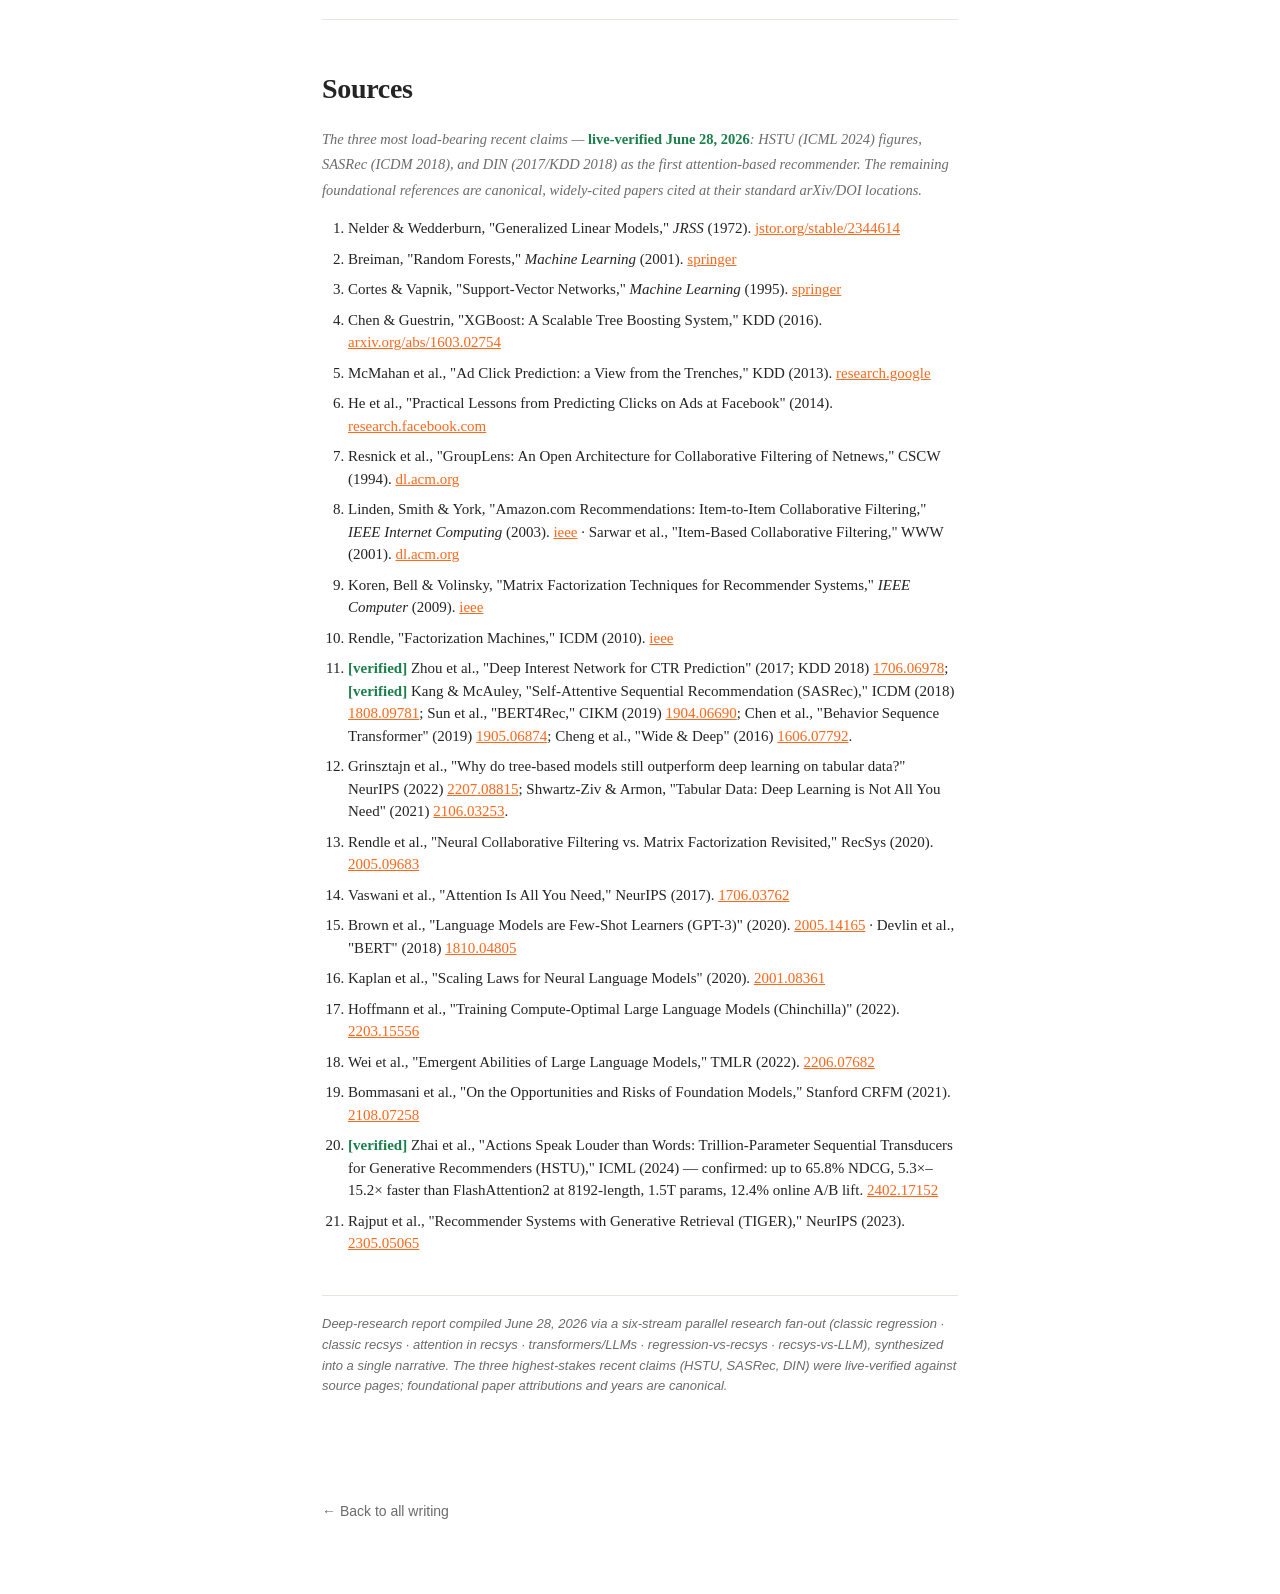
<file: published/evolution-regression-to-transformers.html>
<!DOCTYPE html>
<html lang="en">
<head>
<meta charset="UTF-8">
<meta name="viewport" content="width=device-width, initial-scale=1.0">
<title>From Regression to Transformers · PacePark AI Research</title>
<style>

  :root{
    --bg:#ffffff;--txt:#1a1a1a;--muted:#6b6b6b;--line:#e7e5e0;--accent:#ff6719;
    --serif:Georgia,"Iowan Old Style","Times New Roman",serif;
    --sans:-apple-system,BlinkMacSystemFont,"Segoe UI",Roboto,Helvetica,Arial,sans-serif;
  }
  *{box-sizing:border-box}
  body{margin:0;background:var(--bg);color:var(--txt);font-family:var(--sans);line-height:1.7;}

  /* top bar */
  .topbar{border-bottom:1px solid var(--line);background:rgba(255,255,255,.9);backdrop-filter:blur(8px);position:sticky;top:0;z-index:20;}
  .topbar .inner{max-width:680px;margin:0 auto;padding:14px 22px;display:flex;align-items:center;justify-content:space-between;}
  .topbar .brand{font-family:var(--serif);font-weight:700;font-size:17px;color:var(--txt);text-decoration:none;}
  .topbar .brand span{color:var(--accent);}
  .topbar a.home{color:var(--muted);font-size:14px;text-decoration:none;font-weight:500;}
  .topbar a.home:hover{color:var(--txt);}

  /* article */
  article{max-width:680px;margin:0 auto;padding:56px 22px 100px;}
  .post-title{font-family:var(--serif);font-size:42px;font-weight:800;letter-spacing:-.6px;line-height:1.2;margin:0 0 14px;}
  .post-meta{color:var(--muted);font-size:14px;font-weight:600;letter-spacing:.2px;margin:0 0 36px;padding-bottom:24px;border-bottom:1px solid var(--line);}

  /* body typography — Substack reading style */
  .body{font-family:var(--serif);font-size:20px;line-height:1.75;color:#242424;}
  .body p{margin:0 0 26px;}
  .body h2{font-family:var(--serif);font-size:28px;font-weight:800;letter-spacing:-.3px;margin:44px 0 14px;}
  .body h3{font-family:var(--serif);font-size:22px;font-weight:700;margin:36px 0 12px;}
  .body a{color:var(--accent);text-decoration:underline;}
  .body blockquote{margin:30px 0;padding:4px 0 4px 22px;border-left:3px solid var(--accent);color:#444;font-style:italic;}
  .body ul,.body ol{margin:0 0 26px;padding-left:26px;}
  .body li{margin:0 0 10px;}
  .body img{max-width:100%;height:auto;border-radius:10px;margin:14px 0;}
  .body hr{border:none;border-top:1px solid var(--line);margin:44px 0;}
  .body code{font-family:ui-monospace,SFMono-Regular,Menlo,monospace;font-size:.88em;background:#f4f2ee;padding:2px 6px;border-radius:5px;}
  .body figcaption{font-family:var(--sans);font-size:13.5px;color:var(--muted);text-align:center;margin-top:6px;}

  .post-footer{max-width:680px;margin:0 auto;padding:0 22px 70px;}
  .post-footer a{color:var(--muted);font-size:14px;text-decoration:none;}
  .post-footer a:hover{color:var(--txt);}

  @media(max-width:600px){.post-title{font-size:32px}.body{font-size:18px}}

  /* ---- article-specific elements (themed to match) ---- */
  .body .callout{background:#fff7f2;border:1px solid #ffd9c2;border-radius:10px;padding:14px 20px;margin:28px 0;font-size:18px;}
  .body .callout ul{margin:8px 0 0;}
  .body table{width:100%;border-collapse:collapse;margin:28px 0;font-family:var(--sans);font-size:15.5px;line-height:1.5;}
  .body th,.body td{text-align:left;padding:10px 12px;border-bottom:1px solid var(--line);vertical-align:top;}
  .body th{color:var(--accent);border-bottom:2px solid var(--accent);font-weight:700;}
  .body sup a{border:none;text-decoration:none;font-size:.7em;vertical-align:super;}
  .body ol.refs{font-size:15px;line-height:1.5;}
  .body ol.refs li{margin-bottom:8px;}
  .body p.meta{color:var(--muted);font-size:14.5px;font-style:italic;margin:0 0 14px;}
  .verified{color:#1a7f4b;font-style:normal;font-weight:700;}
  .body .provenance{font-family:var(--sans);font-size:13px;color:var(--muted);font-style:italic;border-top:1px solid var(--line);margin-top:40px;padding-top:18px;line-height:1.6;}
</style>
</head>
<body>

<div class="topbar">
  <div class="inner">
    <a class="brand" href="../index.html">PacePark <span>AI Research</span></a>
    <a class="home" href="../index.html">← Home</a>
  </div>
</div>

<article>
  <h1 class="post-title">From Regression to Transformers</h1>
  <div class="post-meta">PacePark AI Research · June 28, 2026</div>
  <div class="body">

    <p>The evolution of machine learning is in three stages: <strong>classic regression</strong>, then <strong>recommender systems</strong>, then <strong>transformer-based large language models</strong>. Each stage crossed a real conceptual boundary that the previous stage couldn't, and the whole arc has a single throughline: <em>machines doing more of the work that humans used to do by hand.</em></p>

    <p><strong>To kick off the story next, here's an attention question.</strong><span> "Do recommender systems used attention already — transformer architecture, yes or no?" The honest answer is </span><strong>both, and the timeline is the whole point. </strong>Please read on<span>.</span></p><div class="callout"><ul>
        <li><strong>Classic recommenders (the famous ones — collaborative filtering, matrix factorization, the Netflix Prize era, ~1994–2010): NO attention, no transformers.</strong> They predate the idea entirely. They work with a simple dot product of learned vectors.</li>
        <li><strong>Modern deep recommenders (~2017–2019 onward): YES.</strong> Alibaba's Deep Interest Network (2017) added attention; SASRec (2018), BERT4Rec (2019), and Behavior Sequence Transformer (2019) used full self-attention / transformer blocks.</li>
      </ul>
      The striking part: recommendation systems adopted self-attention <em>almost as fast as NLP did</em>. The transformer paper was 2017; SASRec shipped a transformer-style recommender in 2018. So recommender systems weren't a stage <em>before</em> attention — they straddle the line, and were one of attention's earliest industrial adopters.
    </div>

    <hr>

    <h2>Stage 1 — Classic Regression</h2>

    <p>The first era of practical ML was built on statistical models with an explicit formula and a cheap way to fit it. At the center sits the <strong>generalized linear model</strong> family: linear regression predicts a number as a weighted sum of features; logistic regression pushes that sum through a sigmoid to predict a probability; Nelder &amp; Wedderburn unified these under GLMs in 1972.<sup><a href="#r1">1</a></sup> Each coefficient is human-readable — it <em>is</em> the per-feature effect — which is exactly why these models ran the world's prediction systems for decades.</p>

    <p>Alongside the linear family grew the <strong>tree and margin methods</strong>: decision trees (CART, 1984), random forests (Breiman, 2001),<sup><a href="#r2">2</a></sup> support vector machines (Cortes &amp; Vapnik, 1995),<sup><a href="#r3">3</a></sup> and the gradient-boosted tree ensembles that still dominate tabular ML today — <strong>XGBoost</strong> (Chen &amp; Guestrin, KDD 2016),<sup><a href="#r4">4</a></sup> LightGBM (2017), CatBoost (2017–18). These capture nonlinearities and feature interactions that linear models can't.</p>

    <p>But the decisive ingredient of the whole era wasn't the model — it was <strong>manual feature engineering</strong>. Because the models are simple, virtually all the task-specific intelligence was injected by humans: log transforms, bucketing, hand-coded cross terms (user × item, age × income), one-hot encodings, rolling-window aggregations. The famous industrial systems — Google's click-prediction pipeline (logistic regression over billions of sparse features)<sup><a href="#r5">5</a></sup> and Facebook's ad system (boosted trees feeding logistic regression)<sup><a href="#r6">6</a></sup> — won on <em>features and engineering</em>, not model complexity.</p>

    <p>These methods solved tabular prediction superbly — click-through rate, credit scoring, fraud, churn, insurance pricing — and still do. Their limits define the boundary the next stages crossed:</p>
    <ul>
      <li><strong>Linearity / independence assumptions</strong> — a linear model can't see an interaction unless a human hand-codes it.</li>
      <li><strong>No sequence or order</strong> — nothing in this family natively models "what you did just before."</li>
      <li><strong>High-cardinality categoricals break it</strong> — encoding millions of user/item IDs as one-hot columns produces astronomically wide, ~99.99%-sparse matrices, with one isolated weight per ID and no way to share signal between similar entities.</li>
      <li><strong>No representation learning</strong> — the model can't learn features from raw data. A human must supply them. <em>This is the gap everything after Stage 1 closes.</em></li>
    </ul>

    <h2>Stage 2 — Recommender Systems (how they actually work)</h2>

    <p>Recommendation looks deceptively like a regression problem ("predict the rating user U gives item I"), but the signal lives somewhere regression can't reach: in the <em>identity</em> of a specific user interacting with a specific item, across millions of each. Recommender systems were the first mainstream technology built to learn from that.</p>

    <h3>Collaborative filtering: "people like you liked this"</h3>
    <p>The first generation was <strong>collaborative filtering (CF)</strong>, which uses <em>only</em> the user–item interaction matrix — no hand-built features at all. <strong>User-based CF</strong> (GroupLens, 1994)<sup><a href="#r7">7</a></sup> finds users whose rating histories correlate with yours and averages their opinions. <strong>Item-based CF</strong> (Sarwar et al., 2001; deployed at scale by Amazon, 2003)<sup><a href="#r8">8</a></sup> instead computes item-to-item similarity — "people who bought this also bought that" — which proved more stable and precomputable, so it scaled.</p>

    <h3>Matrix factorization: learning the latent space</h3>
    <p>The conceptual leap came with the <strong>Netflix Prize</strong> (announced 2006, $1M, won 2009), which pushed the field from neighborhood heuristics to <strong>matrix factorization (MF)</strong>.<sup><a href="#r9">9</a></sup> The idea is elegant. Take the giant, mostly-empty ratings matrix R (users × items) and approximate it as the product of two thin matrices:</p>
    <ul>
      <li>a <strong>user matrix</strong> — every user gets a short dense vector (say 50–200 numbers), their <em>embedding</em>;</li>
      <li>an <strong>item matrix</strong> — every item gets a vector of the same size.</li>
    </ul>
    <p>The predicted rating is simply the <strong>dot product of the user vector and the item vector</strong> (plus a few bias terms). The model is trained — by stochastic gradient descent or alternating least squares — so those dot products reconstruct the ratings you <em>did</em> observe. The magic is what the dimensions become: the model <em>discovers</em>, on its own, latent factors like "how much action," "how serious," "how mainstream." Nobody labels those axes. Two users with similar taste end up with nearby vectors; so do two similar movies. Similarity becomes geometry.</p>

    <p><strong>Factorization Machines</strong> (Rendle, 2010)<sup><a href="#r10">10</a></sup> generalized this beyond pure user × item: they model all pairwise interactions among arbitrary sparse features (user ID, item ID, time, genre…), where each interaction's strength is again a dot product of learned embeddings — so the model gives sensible estimates even for feature pairs it has barely ever seen, because the embeddings are <em>shared</em>.</p>

    <h3>Then deep, then attention</h3>
    <p>The deep-learning wave (2016+) kept the embedding tables but <b>replaced the dot product with neural networks</b> and richer inputs: Google's <strong>Wide &amp; Deep</strong> (2016), the <strong>YouTube</strong> deep recommender (2016), <strong>DeepFM</strong> and <strong>Deep &amp; Cross</strong> (2017). Then came the attention era you asked about: <strong>Deep Interest Network</strong> (Alibaba, 2017) learned <em>which</em> of your past behaviors matter for the item being scored, instead of averaging them all equally; and <strong>SASRec</strong> (2018), <strong>BERT4Rec</strong> (2019), and <strong>Behavior Sequence Transformer</strong> (2019) brought full self-attention to model the <em>ordered sequence</em> of your behavior.<sup><a href="#r11">11</a></sup></p>

    <h2>Why recommenders beat plain regression</h2>

    <p>This is the first comparison you wanted. The difference is not "recsys is a better-tuned regression." It's a different kind of model that learns something regression structurally cannot.</p>

    <table>
      <tbody><tr><th>Dimension</th><th>Classic regression</th><th>Recommender systems</th></tr>
      <tr><td>Features</td><td>Human-engineered by hand</td><td><strong>Learned embeddings</strong> — the model discovers latent factors itself</td></tr>
      <tr><td>Sparse high-cardinality IDs</td><td>One-hot blow-up; one isolated weight per ID; ~99.99% sparse</td><td>Two thin embedding tables; parameters grow <em>linearly</em>, signal shared across similar entities</td></tr>
      <tr><td>Personalization</td><td>One global function applied to everyone</td><td><strong>Each user &amp; item gets its own vector</strong> — effectively a different function per user</td></tr>
      <tr><td>Similarity</td><td>Must be hand-coded as a feature</td><td>Intrinsic — nearby vectors = similar taste (powers "users like you")</td></tr>
      <tr><td>Sequence / context</td><td>Only via hand-built lag features</td><td>Modeled end-to-end (later models: order, recency, session intent)</td></tr>
    </tbody></table>

    <p>The cleanest way to say it: regression learns <strong>one set of weights for the whole population</strong> over features you designed; matrix factorization learns <strong>a personalized vector for every single user and item</strong>, and figures out the meaningful dimensions on its own. That's the first real appearance of <em>representation learning</em> in mainstream ML, and it's why a 10-million-user catalog became tractable.</p>

    <div class="callout">
      <strong>Honest counterpoint.</strong> Recommenders did <em>not</em> kill regression. On dense tabular problems — credit risk, churn, conversion with rich engineered features — gradient-boosted trees still match or beat deep models, train faster, and are far easier to audit (benchmarks: Grinsztajn et al. 2022; Shwartz-Ziv &amp; Armon 2021).<sup><a href="#r12">12</a></sup> Regulated domains need the interpretability. And a well-tuned plain matrix factorization famously beat several fancier neural recommenders (Rendle et al., 2020),<sup><a href="#r13">13</a></sup> a reminder that complexity has to earn its keep. Real production stacks are hybrids: embeddings for the sparse ID signal, boosted trees for the dense engineered features.
    </div>

    <h2>Stage 3 — Transformers &amp; LLMs</h2>

    <p>The third stage starts with one paper: <strong>"Attention Is All You Need"</strong> (Vaswani et al., 2017).<sup><a href="#r14">14</a></sup> It introduced the <strong>transformer</strong>, built entirely on <strong>self-attention</strong>, and threw away the step-by-step recurrence of RNNs.</p>

    <p>Self-attention is worth understanding intuitively, because it's the same mechanism the attention-based recommenders use. Each token (word) is projected into three vectors:</p>
    <ul>
      <li>a <strong>query</strong> — "what am I looking for?"</li>
      <li>a <strong>key</strong> — "what do I offer?"</li>
      <li>a <strong>value</strong> — "what do I contribute if I'm relevant?"</li>
    </ul>
    <p>Every token's query is compared (dot product) against every other token's key, the scores are softmax-normalized into weights, and each token's new representation becomes a <em>relevance-weighted blend of the whole sequence</em>. Two consequences made this revolutionary: it's <strong>fully parallel</strong> (all positions computed at once, so it trains efficiently on GPUs, unlike sequential RNNs), and it captures <strong>long-range dependencies</strong> directly, where RNNs forget across distance.</p>

    <p>That architecture unlocked the <strong>pretraining revolution</strong>: train a huge model on mountains of unlabeled text with a self-supervised objective (predict the next token, or fill in masked words), then adapt. <strong>BERT</strong> and <strong>GPT-1</strong> (both 2018), <strong>GPT-2</strong> (2019), and then the inflection point — <strong>GPT-3</strong> (Brown et al., 2020, 175B parameters),<sup><a href="#r15">15</a></sup> which could do new tasks from a <em>few examples in the prompt</em>, with no retraining. That's <strong>in-context learning</strong>.</p>

    <p>Why did scale keep working? <strong>Scaling laws</strong> (Kaplan et al., 2020)<sup><a href="#r16">16</a></sup> showed test loss falls as a smooth power law in model size, data, and compute — no saturation in sight. <strong>Chinchilla</strong> (Hoffmann et al., 2022)<sup><a href="#r17">17</a></sup> corrected the recipe (scale data and parameters together, ~20 tokens per parameter). And past certain scales, <strong>emergent abilities</strong> appeared — reasoning, instruction-following — that simply weren't present in smaller models (Wei et al., 2022).<sup><a href="#r18">18</a></sup> Stanford named this whole class <strong>"foundation models"</strong> (2021):<sup><a href="#r19">19</a></sup> train once on broad data, adapt to thousands of tasks.</p>

    <h2>Why transformers surpass recommenders (and where recsys still wins)</h2>

    <p>This is your second comparison. The key insight: transformers/LLMs are more <em>powerful</em> mostly in the sense of <em>general</em>, not because they're better at the narrow ranking job.</p>

    <table>
      <tbody><tr><th>Dimension</th><th>Recommender systems</th><th>Transformers / LLMs</th></tr>
      <tr><td>Scope</td><td>Narrow — one model per product surface</td><td><strong>General-purpose foundation model</strong> — one model, thousands of tasks</td></tr>
      <tr><td>Training signal</td><td>That surface's logged interactions</td><td>Self-supervised on broad web-scale data — "the whole internet is free labels"</td></tr>
      <tr><td>Context modeled</td><td>A user's recent item history (dozens–hundreds of events)</td><td>Full natural-language context + world knowledge via self-attention</td></tr>
      <tr><td>New tasks</td><td>Train a new model</td><td><strong>Zero/few-shot from a prompt</strong>, no gradient updates</td></tr>
      <tr><td>Output</td><td>A score / ranked list over a fixed catalog</td><td><strong>Generative</strong> — language, reasoning, explanations, plans</td></tr>
      <tr><td>Returns to scale</td><td>Historically plateaued</td><td>Predictable scaling laws + emergent abilities</td></tr>
    </tbody></table>

    <p>So an LLM can <em>explain</em> a recommendation, reason about <em>why</em> you might like something, handle a brand-new domain it was never trained on, and generate open-ended output. A classical recommender can only score items from a list it already knows. That generality is the leap.</p>

    <div class="callout">
      <strong>But — and this matters — a vanilla LLM does not win at the core recommendation job.</strong> For retrieving and ranking from catalogs of millions-to-billions of constantly-changing items, under tens-of-milliseconds latency, at millions of requests per second, specialized recommenders still beat a prompted LLM on <strong>latency, throughput, cost, freshness, and usually raw accuracy</strong> on the actual click/conversion target. Running an LLM forward pass per impression in a feed is economically absurd at that scale, and LLMs struggle to ground on item IDs they never saw.
    </div>

    <p>The real 2024–2026 trajectory is <strong>convergence</strong>, not replacement. Meta's <strong>HSTU / "Actions Speak Louder than Words"</strong> (ICML 2024)<sup><a href="#r20">20</a></sup> recast recommendation as <em>generative sequential transduction</em> and — the headline result — demonstrated LLM-style <strong>scaling laws inside a recommender</strong>, scaling to <strong>1.5-trillion-parameter</strong> generative recommenders (a first for the field) with up to <strong>65.8% NDCG</strong> gains on public data and a <strong>12.4%</strong> online A/B lift deployed to surfaces serving billions of users. Google's <strong>TIGER</strong> (2023)<sup><a href="#r21">21</a></sup> generates semantic item IDs autoregressively. Meanwhile LLMs increasingly wrap <em>around</em> recommenders — generating content embeddings, solving cold-start, understanding intent, writing explanations. The endpoint isn't "LLMs replace recsys"; it's transformer-based <em>recommenders</em> doing the ranking, with LLMs doing the understanding.</p>

    <h2>The throughline</h2>

    <p>Read the three stages as one trend and the pattern — at each step, <strong>the machine takes over more of the work humans used to do by hand</strong>:</p>

    <ul>
      <li><strong>Stage 1 (regression):</strong> humans hand-craft every feature; the model just weights them.</li>
      <li><strong>Stage 2 (recommenders):</strong> the model <em>learns its own features</em> (embeddings) for users and items — representation learning arrives, but still one narrow task at a time.</li>
      <li><strong>Stage 3 (transformers/LLMs):</strong> the model learns <em>general-purpose</em> representations from raw data at scale, and a single model transfers across countless tasks — and even circles back to make recommenders themselves more powerful.</li>
    </ul>

    <p>Less hand-engineering, more learned representation, more generality. Your three-stage framing captures exactly that progression — and the nuance you sensed about attention is real: recommender systems weren't simply "before transformers." They were one of the first places self-attention proved itself, and they're now where transformer-scale ideas are coming full circle.</p>

    <hr>

    <h2>Sources</h2>
    <p class="meta" style="margin-bottom:1em;">The three most load-bearing recent claims — <span class="verified">live-verified June 28, 2026</span>: HSTU (ICML 2024) figures, SASRec (ICDM 2018), and DIN (2017/KDD 2018) as the first attention-based recommender. The remaining foundational references are canonical, widely-cited papers cited at their standard arXiv/DOI locations.</p>
    <ol class="refs">
      <li id="r1">Nelder &amp; Wedderburn, "Generalized Linear Models," <em>JRSS</em> (1972). <a href="https://www.jstor.org/stable/2344614">jstor.org/stable/2344614</a></li>
      <li id="r2">Breiman, "Random Forests," <em>Machine Learning</em> (2001). <a href="https://link.springer.com/article/10.1023/A:1010933404324">springer</a></li>
      <li id="r3">Cortes &amp; Vapnik, "Support-Vector Networks," <em>Machine Learning</em> (1995). <a href="https://link.springer.com/article/10.1007/BF00994018">springer</a></li>
      <li id="r4">Chen &amp; Guestrin, "XGBoost: A Scalable Tree Boosting System," KDD (2016). <a href="https://arxiv.org/abs/1603.02754">arxiv.org/abs/1603.02754</a></li>
      <li id="r5">McMahan et al., "Ad Click Prediction: a View from the Trenches," KDD (2013). <a href="https://research.google/pubs/pub41159/">research.google</a></li>
      <li id="r6">He et al., "Practical Lessons from Predicting Clicks on Ads at Facebook" (2014). <a href="https://research.facebook.com/publications/practical-lessons-from-predicting-clicks-on-ads-at-facebook/">research.facebook.com</a></li>
      <li id="r7">Resnick et al., "GroupLens: An Open Architecture for Collaborative Filtering of Netnews," CSCW (1994). <a href="https://dl.acm.org/doi/10.1145/192844.192905">dl.acm.org</a></li>
      <li id="r8">Linden, Smith &amp; York, "Amazon.com Recommendations: Item-to-Item Collaborative Filtering," <em>IEEE Internet Computing</em> (2003). <a href="https://ieeexplore.ieee.org/document/1167344">ieee</a> · Sarwar et al., "Item-Based Collaborative Filtering," WWW (2001). <a href="https://dl.acm.org/doi/10.1145/371920.372071">dl.acm.org</a></li>
      <li id="r9">Koren, Bell &amp; Volinsky, "Matrix Factorization Techniques for Recommender Systems," <em>IEEE Computer</em> (2009). <a href="https://ieeexplore.ieee.org/document/5197422">ieee</a></li>
      <li id="r10">Rendle, "Factorization Machines," ICDM (2010). <a href="https://ieeexplore.ieee.org/document/5694074">ieee</a></li>
      <li id="r11"><span class="verified">[verified]</span> Zhou et al., "Deep Interest Network for CTR Prediction" (2017; KDD 2018) <a href="https://arxiv.org/abs/1706.06978">1706.06978</a>; <span class="verified">[verified]</span> Kang &amp; McAuley, "Self-Attentive Sequential Recommendation (SASRec)," ICDM (2018) <a href="https://arxiv.org/abs/1808.09781">1808.09781</a>; Sun et al., "BERT4Rec," CIKM (2019) <a href="https://arxiv.org/abs/1904.06690">1904.06690</a>; Chen et al., "Behavior Sequence Transformer" (2019) <a href="https://arxiv.org/abs/1905.06874">1905.06874</a>; Cheng et al., "Wide &amp; Deep" (2016) <a href="https://arxiv.org/abs/1606.07792">1606.07792</a>.</li>
      <li id="r12">Grinsztajn et al., "Why do tree-based models still outperform deep learning on tabular data?" NeurIPS (2022) <a href="https://arxiv.org/abs/2207.08815">2207.08815</a>; Shwartz-Ziv &amp; Armon, "Tabular Data: Deep Learning is Not All You Need" (2021) <a href="https://arxiv.org/abs/2106.03253">2106.03253</a>.</li>
      <li id="r13">Rendle et al., "Neural Collaborative Filtering vs. Matrix Factorization Revisited," RecSys (2020). <a href="https://arxiv.org/abs/2005.09683">2005.09683</a></li>
      <li id="r14">Vaswani et al., "Attention Is All You Need," NeurIPS (2017). <a href="https://arxiv.org/abs/1706.03762">1706.03762</a></li>
      <li id="r15">Brown et al., "Language Models are Few-Shot Learners (GPT-3)" (2020). <a href="https://arxiv.org/abs/2005.14165">2005.14165</a> · Devlin et al., "BERT" (2018) <a href="https://arxiv.org/abs/1810.04805">1810.04805</a></li>
      <li id="r16">Kaplan et al., "Scaling Laws for Neural Language Models" (2020). <a href="https://arxiv.org/abs/2001.08361">2001.08361</a></li>
      <li id="r17">Hoffmann et al., "Training Compute-Optimal Large Language Models (Chinchilla)" (2022). <a href="https://arxiv.org/abs/2203.15556">2203.15556</a></li>
      <li id="r18">Wei et al., "Emergent Abilities of Large Language Models," TMLR (2022). <a href="https://arxiv.org/abs/2206.07682">2206.07682</a></li>
      <li id="r19">Bommasani et al., "On the Opportunities and Risks of Foundation Models," Stanford CRFM (2021). <a href="https://arxiv.org/abs/2108.07258">2108.07258</a></li>
      <li id="r20"><span class="verified">[verified]</span> Zhai et al., "Actions Speak Louder than Words: Trillion-Parameter Sequential Transducers for Generative Recommenders (HSTU)," ICML (2024) — confirmed: up to 65.8% NDCG, 5.3×–15.2× faster than FlashAttention2 at 8192-length, 1.5T params, 12.4% online A/B lift. <a href="https://arxiv.org/abs/2402.17152">2402.17152</a></li>
      <li id="r21">Rajput et al., "Recommender Systems with Generative Retrieval (TIGER)," NeurIPS (2023). <a href="https://arxiv.org/abs/2305.05065">2305.05065</a></li>
    </ol>

    <div class="provenance">Deep-research report compiled June 28, 2026 via a six-stream parallel research fan-out (classic regression · classic recsys · attention in recsys · transformers/LLMs · regression-vs-recsys · recsys-vs-LLM), synthesized into a single narrative. The three highest-stakes recent claims (HSTU, SASRec, DIN) were live-verified against source pages; foundational paper attributions and years are canonical.</div>

  </div>
</article>

<div class="post-footer">
  <a href="../index.html">← Back to all writing</a>
</div>

</body>
</html>
</file>
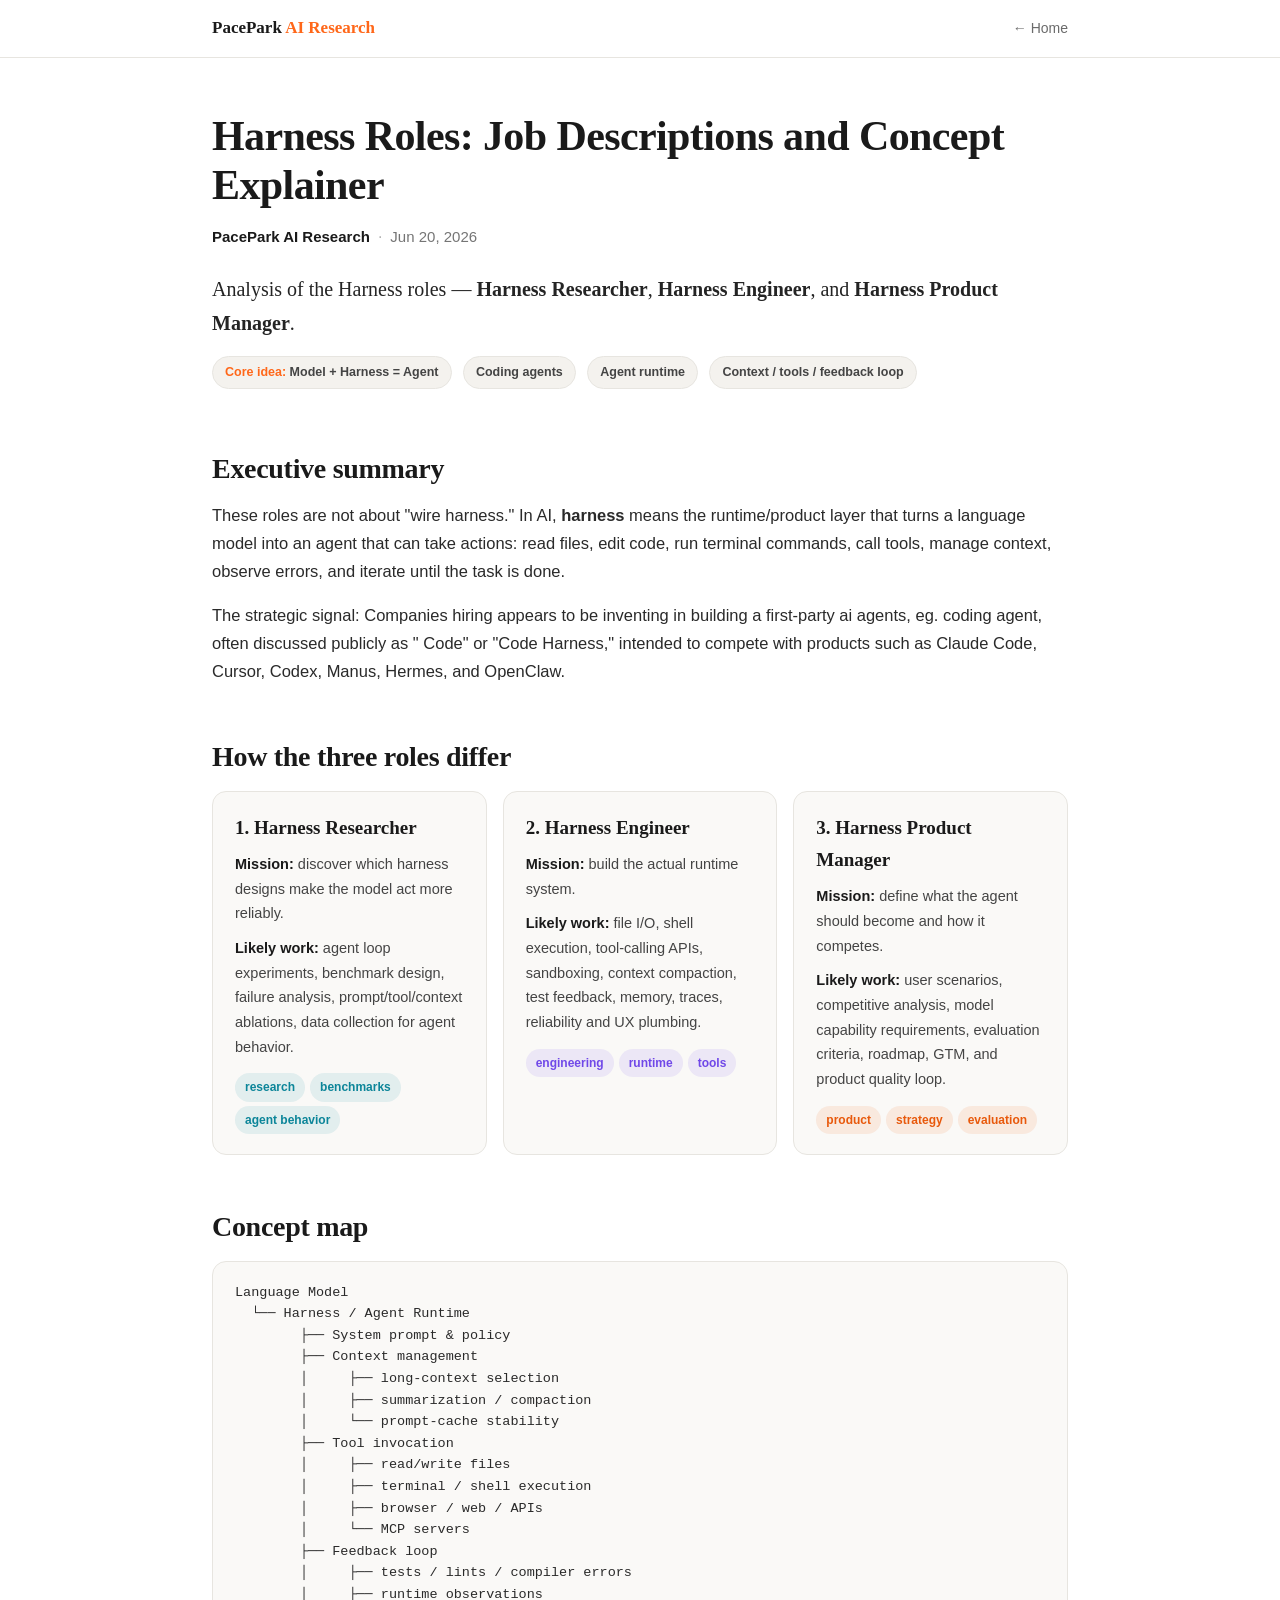
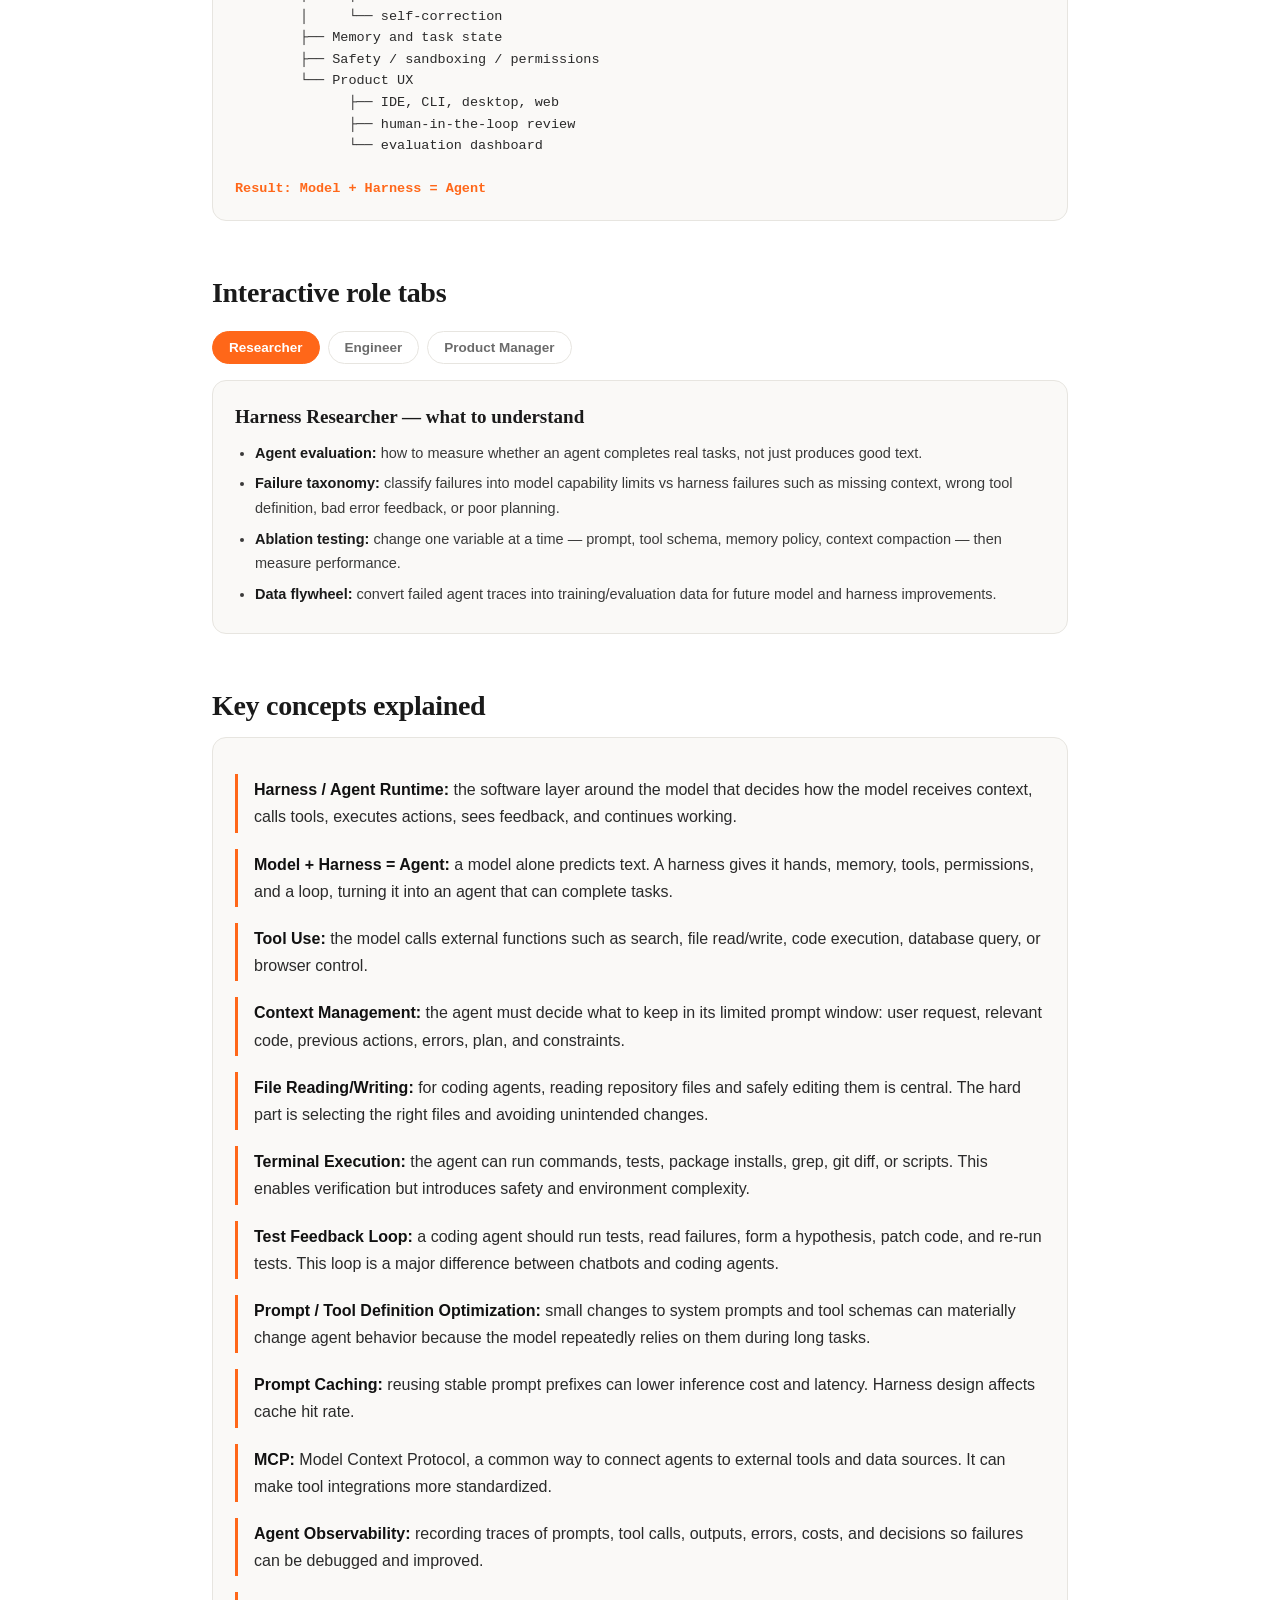
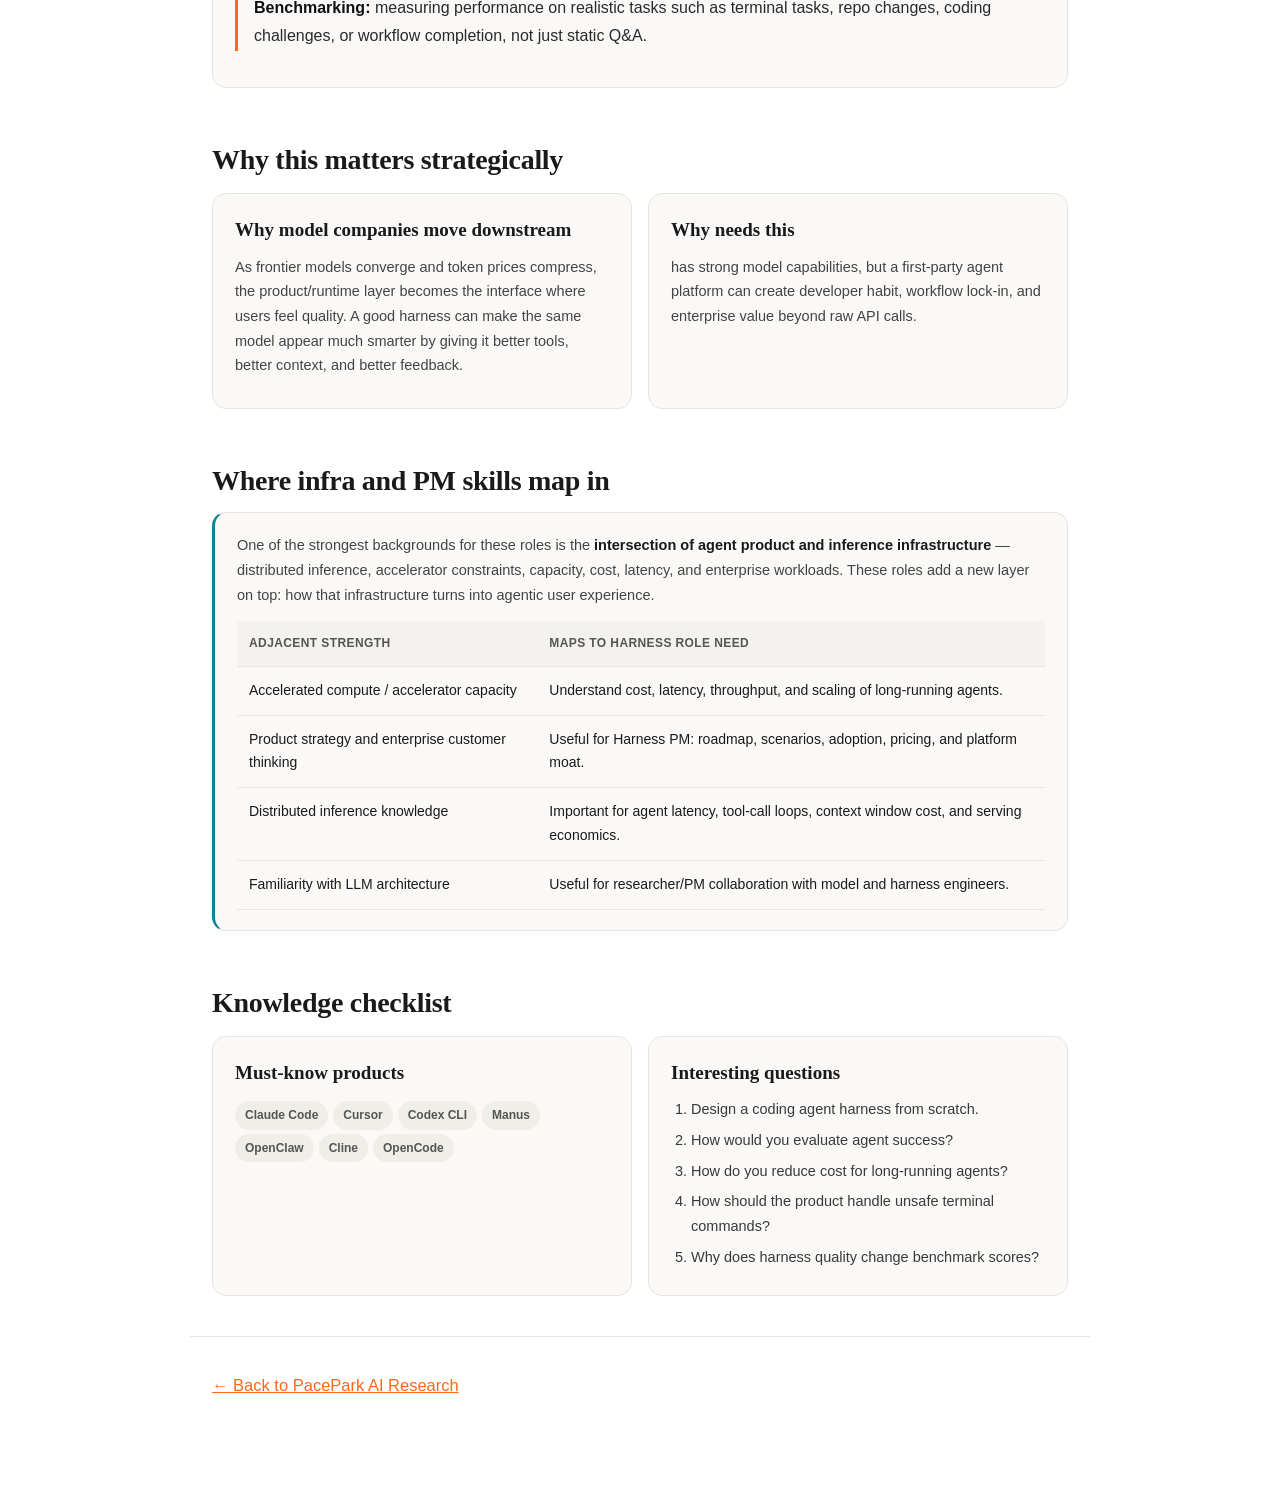
<file: published/harness_jobs_analysis.html>
<!DOCTYPE html>
<html lang="en"><head>
<meta charset="UTF-8">
<meta name="viewport" content="width=device-width, initial-scale=1.0">
<title>Harness Roles — JD &amp; Concept Analysis · PacePark AI Research</title>
<style>
  :root{
    --bg:#ffffff;--txt:#1a1a1a;--muted:#6b6b6b;--line:#e7e5e0;--accent:#ff6719;--panel:#faf9f7;--panel2:#f4f2ee;
    --research:#0c8599;--eng:#7048e8;--pm:#e8590c;
    --serif:Georgia,"Iowan Old Style","Times New Roman",serif;
    --sans:-apple-system,BlinkMacSystemFont,"Segoe UI",Roboto,Helvetica,Arial,sans-serif;
  }
  *{box-sizing:border-box}
  body{margin:0;background:var(--bg);color:var(--txt);font-family:var(--sans);line-height:1.7;}

  .topbar{border-bottom:1px solid var(--line);background:rgba(255,255,255,.9);backdrop-filter:blur(8px);position:sticky;top:0;z-index:20;}
  .topbar .inner{max-width:900px;margin:0 auto;padding:14px 22px;display:flex;align-items:center;justify-content:space-between;}
  .topbar .brand{font-family:var(--serif);font-weight:700;font-size:17px;color:var(--txt);text-decoration:none;}
  .topbar .brand span{color:var(--accent);}
  .topbar a.home{color:var(--muted);font-size:14px;text-decoration:none;font-weight:500;}
  .topbar a.home:hover{color:var(--txt);}

  .wrap{max-width:900px;margin:0 auto;padding:54px 22px 40px;}
  .post-title{font-family:var(--serif);font-size:42px;font-weight:800;letter-spacing:-.6px;line-height:1.18;margin:0 0 12px;}
  .post-meta{color:var(--muted);font-size:14px;font-weight:600;margin:0 0 22px;}
  .pills{margin:0 0 28px;}
  .pill{display:inline-block;background:var(--panel2);border:1px solid var(--line);color:#444;padding:5px 12px;border-radius:20px;margin:0 7px 8px 0;font-size:12.5px;font-weight:600;}
  .pill b{color:var(--accent);}

  h2{font-family:var(--serif);font-size:28px;font-weight:800;letter-spacing:-.3px;margin:48px 0 8px;}
  h3{font-family:var(--serif);font-size:19px;font-weight:800;margin:0 0 8px;}
  p{font-size:16.5px;color:#2a2a2a;margin:0 0 16px;}
  .lead{font-family:var(--serif);font-size:20px;line-height:1.7;color:#242424;}

  .grid{display:grid;gap:16px;margin-top:10px;}
  .cols3{grid-template-columns:repeat(auto-fit,minmax(230px,1fr));}
  .cols2{grid-template-columns:repeat(auto-fit,minmax(280px,1fr));}
  .card{background:var(--panel);border:1px solid var(--line);border-radius:14px;padding:20px 22px;}
  .card p{font-size:14.5px;color:#444;margin:0 0 10px;}
  .card ul,.card ol{font-size:14.5px;color:#3a3a3a;margin:8px 0 0;padding-left:20px;}
  .card li{margin:6px 0;}
  .card b{color:#1a1a1a;}

  .tag{font-size:12px;background:#f0eee9;color:#555;padding:4px 10px;border-radius:20px;display:inline-block;margin:4px 5px 0 0;font-weight:600;}
  .tag.research{background:#0c85991a;color:var(--research);}
  .tag.eng{background:#7048e81a;color:var(--eng);}
  .tag.pm{background:#e859091a;color:var(--pm);}

  .diagram{font-family:ui-monospace,SFMono-Regular,Menlo,monospace;background:var(--panel);color:#2a2a2a;border:1px solid var(--line);border-radius:14px;padding:20px 22px;overflow:auto;white-space:pre;font-size:13.5px;line-height:1.6;margin-top:10px;}
  .result-line{color:var(--accent);font-weight:700;}

  .tabs{display:flex;gap:8px;flex-wrap:wrap;margin:14px 0 16px;}
  .tab{border:1px solid var(--line);background:#fff;color:var(--muted);padding:8px 16px;border-radius:20px;cursor:pointer;font-size:13.5px;font-weight:600;font-family:var(--sans);}
  .tab:hover{border-color:var(--accent);color:var(--txt);}
  .tab.active{background:var(--accent);color:#fff;border-color:var(--accent);}
  .panel{display:none;}
  .panel.active{display:block;}

  .concept{border-left:3px solid var(--accent);border-radius:0;padding:2px 0 2px 16px;margin:16px 0;font-size:16px;color:#2a2a2a;}
  .concept b{color:#111;}

  .callout{background:#fef6e7;border:1px solid #f3d9a0;border-radius:14px;padding:18px 22px;margin-top:14px;}
  .callout h2{margin-top:0;}
  .callout p{font-size:15px;color:#5a4a26;margin:0;}

  .fit{border-left:3px solid var(--research);}
  table{border-collapse:collapse;width:100%;margin-top:14px;font-size:14px;}
  th,td{border-bottom:1px solid var(--line);padding:12px 12px;text-align:left;vertical-align:top;}
  th{background:var(--panel2);font-weight:700;font-size:12px;text-transform:uppercase;letter-spacing:.4px;color:#555;}

  footer{max-width:900px;margin:0 auto;padding:34px 22px 80px;color:var(--muted);font-size:13px;border-top:1px solid var(--line);}
  footer h2{font-size:18px;margin:0 0 10px;}
  footer ul{padding-left:18px;margin:0;}
  footer li{margin:6px 0;}
  a{color:var(--accent);}
  @media(max-width:600px){.post-title{font-size:31px}.lead{font-size:18px}}
</style>
</head>
<body>

<div class="topbar">
  <div class="inner">
    <a class="brand" href="../index.html">PacePark <span>AI Research</span></a>
    <a class="home" href="../index.html">← Home</a>
  </div>
</div>

<div class="wrap">
  <h1 class="post-title"> Harness Roles: Job Descriptions and Concept Explainer</h1>
  <div style="display:flex;align-items:center;flex-wrap:wrap;gap:8px;margin:0 0 22px;font-family:-apple-system,BlinkMacSystemFont,'Segoe UI',Roboto,Helvetica,Arial,sans-serif">
    <span style="font-weight:600;color:#1a1a1a;font-size:15px">PacePark AI Research</span>
    <span style="color:#b3b3b3">·</span>
    <span style="color:#757575;font-size:15px">Jun 20, 2026</span>
  </div>

  <p class="lead">Analysis of the Harness roles — <b>Harness Researcher</b>, <b>Harness Engineer</b>, and <b>Harness Product Manager</b>. </p>

  <div class="pills">
    <span class="pill"><b>Core idea:</b> Model + Harness = Agent</span>
    <span class="pill">Coding agents</span>
    <span class="pill">Agent runtime</span>
    <span class="pill">Context / tools / feedback loop</span>
  </div>

  <h2>Executive summary</h2>
  <p>These roles are not about "wire harness." In AI, <b>harness</b> means the runtime/product layer that turns a language model into an agent that can take actions: read files, edit code, run terminal commands, call tools, manage context, observe errors, and iterate until the task is done.</p>
  <p>The strategic signal: Companies hiring appears to be inventing in building a first-party ai agents, eg. coding agent, often discussed publicly as " Code" or "Code Harness," intended to compete with products such as Claude Code, Cursor, Codex, Manus, Hermes, and OpenClaw.</p>

  <h2>How the three roles differ</h2>
  <div class="grid cols3">
    <div class="card">
      <h3>1. Harness Researcher</h3>
      <p><b>Mission:</b> discover which harness designs make the model act more reliably.</p>
      <p><b>Likely work:</b> agent loop experiments, benchmark design, failure analysis, prompt/tool/context ablations, data collection for agent behavior.</p>
      <span class="tag research">research</span><span class="tag research">benchmarks</span><span class="tag research">agent behavior</span>
    </div>
    <div class="card">
      <h3>2. Harness Engineer</h3>
      <p><b>Mission:</b> build the actual runtime system.</p>
      <p><b>Likely work:</b> file I/O, shell execution, tool-calling APIs, sandboxing, context compaction, test feedback, memory, traces, reliability and UX plumbing.</p>
      <span class="tag eng">engineering</span><span class="tag eng">runtime</span><span class="tag eng">tools</span>
    </div>
    <div class="card">
      <h3>3. Harness Product Manager</h3>
      <p><b>Mission:</b> define what the agent should become and how it competes.</p>
      <p><b>Likely work:</b> user scenarios, competitive analysis, model capability requirements, evaluation criteria, roadmap, GTM, and product quality loop.</p>
      <span class="tag pm">product</span><span class="tag pm">strategy</span><span class="tag pm">evaluation</span>
    </div>
  </div>

  <h2>Concept map</h2>
  <div class="diagram">Language Model
  └── Harness / Agent Runtime
        ├── System prompt &amp; policy
        ├── Context management
        │     ├── long-context selection
        │     ├── summarization / compaction
        │     └── prompt-cache stability
        ├── Tool invocation
        │     ├── read/write files
        │     ├── terminal / shell execution
        │     ├── browser / web / APIs
        │     └── MCP servers
        ├── Feedback loop
        │     ├── tests / lints / compiler errors
        │     ├── runtime observations
        │     └── self-correction
        ├── Memory and task state
        ├── Safety / sandboxing / permissions
        └── Product UX
              ├── IDE, CLI, desktop, web
              ├── human-in-the-loop review
              └── evaluation dashboard

<span class="result-line">Result: Model + Harness = Agent</span></div>

  <h2>Interactive role tabs</h2>
  <div class="tabs">
    <button class="tab active" onclick="showTab('researcher',this)">Researcher</button>
    <button class="tab" onclick="showTab('engineer',this)">Engineer</button>
    <button class="tab" onclick="showTab('pm',this)">Product Manager</button>
  </div>
  <div id="researcher" class="panel active card">
    <h3>Harness Researcher — what to understand</h3>
    <ul>
      <li><b>Agent evaluation:</b> how to measure whether an agent completes real tasks, not just produces good text.</li>
      <li><b>Failure taxonomy:</b> classify failures into model capability limits vs harness failures such as missing context, wrong tool definition, bad error feedback, or poor planning.</li>
      <li><b>Ablation testing:</b> change one variable at a time — prompt, tool schema, memory policy, context compaction — then measure performance.</li>
      <li><b>Data flywheel:</b> convert failed agent traces into training/evaluation data for future model and harness improvements.</li>
    </ul>
  </div>
  <div id="engineer" class="panel card">
    <h3>Harness Engineer — what to understand</h3>
    <ul>
      <li><b>Agent loop:</b> observe state → reason → call tool → observe result → update plan → repeat.</li>
      <li><b>Tool invocation:</b> the model emits structured calls to tools such as file search, shell, browser, git, package managers, or APIs.</li>
      <li><b>Context management:</b> choose what history, files, logs, and task notes stay in the prompt when context grows too large.</li>
      <li><b>Execution safety:</b> sandbox code, limit destructive commands, request permission for sensitive actions, and preserve audit logs.</li>
      <li><b>Observability:</b> store traces so the team can debug why the agent failed.</li>
    </ul>
  </div>
  <div id="pm" class="panel card">
    <h3>Harness Product Manager — what to understand</h3>
    <ul>
      <li><b>Competitive set:</b> Claude Code, Cursor, Codex, Manus, Hermes, OpenClaw.</li>
      <li><b>User scenarios:</b> coding, debugging, repo onboarding, test generation, refactoring, research, automation workflows.</li>
      <li><b>Quality metrics:</b> task success rate, time-to-completion, tool-call accuracy, rollback rate, user trust, cost per completed task.</li>
      <li><b>Roadmap tradeoff:</b> IDE plugin vs CLI vs desktop agent; deep coding focus vs general-purpose agent; open vs closed ecosystem.</li>
      <li><b>Moat:</b> a strong harness creates switching costs through workflows, skills, memory, tool integrations, and team-specific context.</li>
    </ul>
  </div>

  <h2>Key concepts explained</h2>
  <div class="card">
    <div class="concept"><b>Harness / Agent Runtime:</b> the software layer around the model that decides how the model receives context, calls tools, executes actions, sees feedback, and continues working.</div>
    <div class="concept"><b>Model + Harness = Agent:</b> a model alone predicts text. A harness gives it hands, memory, tools, permissions, and a loop, turning it into an agent that can complete tasks.</div>
    <div class="concept"><b>Tool Use:</b> the model calls external functions such as search, file read/write, code execution, database query, or browser control.</div>
    <div class="concept"><b>Context Management:</b> the agent must decide what to keep in its limited prompt window: user request, relevant code, previous actions, errors, plan, and constraints.</div>
    <div class="concept"><b>File Reading/Writing:</b> for coding agents, reading repository files and safely editing them is central. The hard part is selecting the right files and avoiding unintended changes.</div>
    <div class="concept"><b>Terminal Execution:</b> the agent can run commands, tests, package installs, grep, git diff, or scripts. This enables verification but introduces safety and environment complexity.</div>
    <div class="concept"><b>Test Feedback Loop:</b> a coding agent should run tests, read failures, form a hypothesis, patch code, and re-run tests. This loop is a major difference between chatbots and coding agents.</div>
    <div class="concept"><b>Prompt / Tool Definition Optimization:</b> small changes to system prompts and tool schemas can materially change agent behavior because the model repeatedly relies on them during long tasks.</div>
    <div class="concept"><b>Prompt Caching:</b> reusing stable prompt prefixes can lower inference cost and latency. Harness design affects cache hit rate.</div>
    <div class="concept"><b>MCP:</b> Model Context Protocol, a common way to connect agents to external tools and data sources. It can make tool integrations more standardized.</div>
    <div class="concept"><b>Agent Observability:</b> recording traces of prompts, tool calls, outputs, errors, costs, and decisions so failures can be debugged and improved.</div>
    <div class="concept"><b>Benchmarking:</b> measuring performance on realistic tasks such as terminal tasks, repo changes, coding challenges, or workflow completion, not just static Q&amp;A.</div>
  </div>

  <h2>Why this matters strategically</h2>
  <div class="grid cols2">
    <div class="card">
      <h3>Why model companies move downstream</h3>
      <p>As frontier models converge and token prices compress, the product/runtime layer becomes the interface where users feel quality. A good harness can make the same model appear much smarter by giving it better tools, better context, and better feedback.</p>
    </div>
    <div class="card">
      <h3>Why  needs this</h3>
      <p> has strong model capabilities, but a first-party agent platform can create developer habit, workflow lock-in, and enterprise value beyond raw API calls.</p>
    </div>
  </div>

  <h2>Where infra and PM skills map in</h2>
  <div class="card fit">
    <p>One of the strongest backgrounds for these roles is the <b>intersection of agent product and inference infrastructure</b> — distributed inference, accelerator constraints, capacity, cost, latency, and enterprise workloads. These roles add a new layer on top: how that infrastructure turns into agentic user experience.</p>
    <table>
      <tbody><tr><th>Adjacent strength</th><th>Maps to Harness role need</th></tr>
      <tr><td>Accelerated compute / accelerator capacity</td><td>Understand cost, latency, throughput, and scaling of long-running agents.</td></tr>
      <tr><td>Product strategy and enterprise customer thinking</td><td>Useful for Harness PM: roadmap, scenarios, adoption, pricing, and platform moat.</td></tr>
      <tr><td>Distributed inference knowledge</td><td>Important for agent latency, tool-call loops, context window cost, and serving economics.</td></tr>
      <tr><td>Familiarity with LLM architecture</td><td>Useful for researcher/PM collaboration with model and harness engineers.</td></tr>
    </tbody></table>
  </div>

  <h2>Knowledge checklist</h2>
  <div class="grid cols2">
    <div class="card">
      <h3>Must-know products</h3>
      <p style="margin-top:6px"><span class="tag">Claude Code</span><span class="tag">Cursor</span><span class="tag">Codex CLI</span><span class="tag">Manus</span><span class="tag">OpenClaw</span><span class="tag">Cline</span><span class="tag">OpenCode</span></p>
    </div>
    <div class="card">
      <h3>Interesting questions</h3>
      <ol>
        <li>Design a coding agent harness from scratch.</li>
        <li>How would you evaluate agent success?</li>
        <li>How do you reduce cost for long-running agents?</li>
        <li>How should the product handle unsafe terminal commands?</li>
        <li>Why does harness quality change benchmark scores?</li>
      </ol>
    </div>
  </div>
</div>

<footer>
  <p><a href="../index.html">← Back to PacePark AI Research</a></p>
</footer>

<script>
function showTab(id, btn){
  document.querySelectorAll('.panel').forEach(function(p){p.classList.remove('active')});
  document.querySelectorAll('.tab').forEach(function(t){t.classList.remove('active')});
  document.getElementById(id).classList.add('active');
  btn.classList.add('active');
}
</script>





</body></html>
</file>
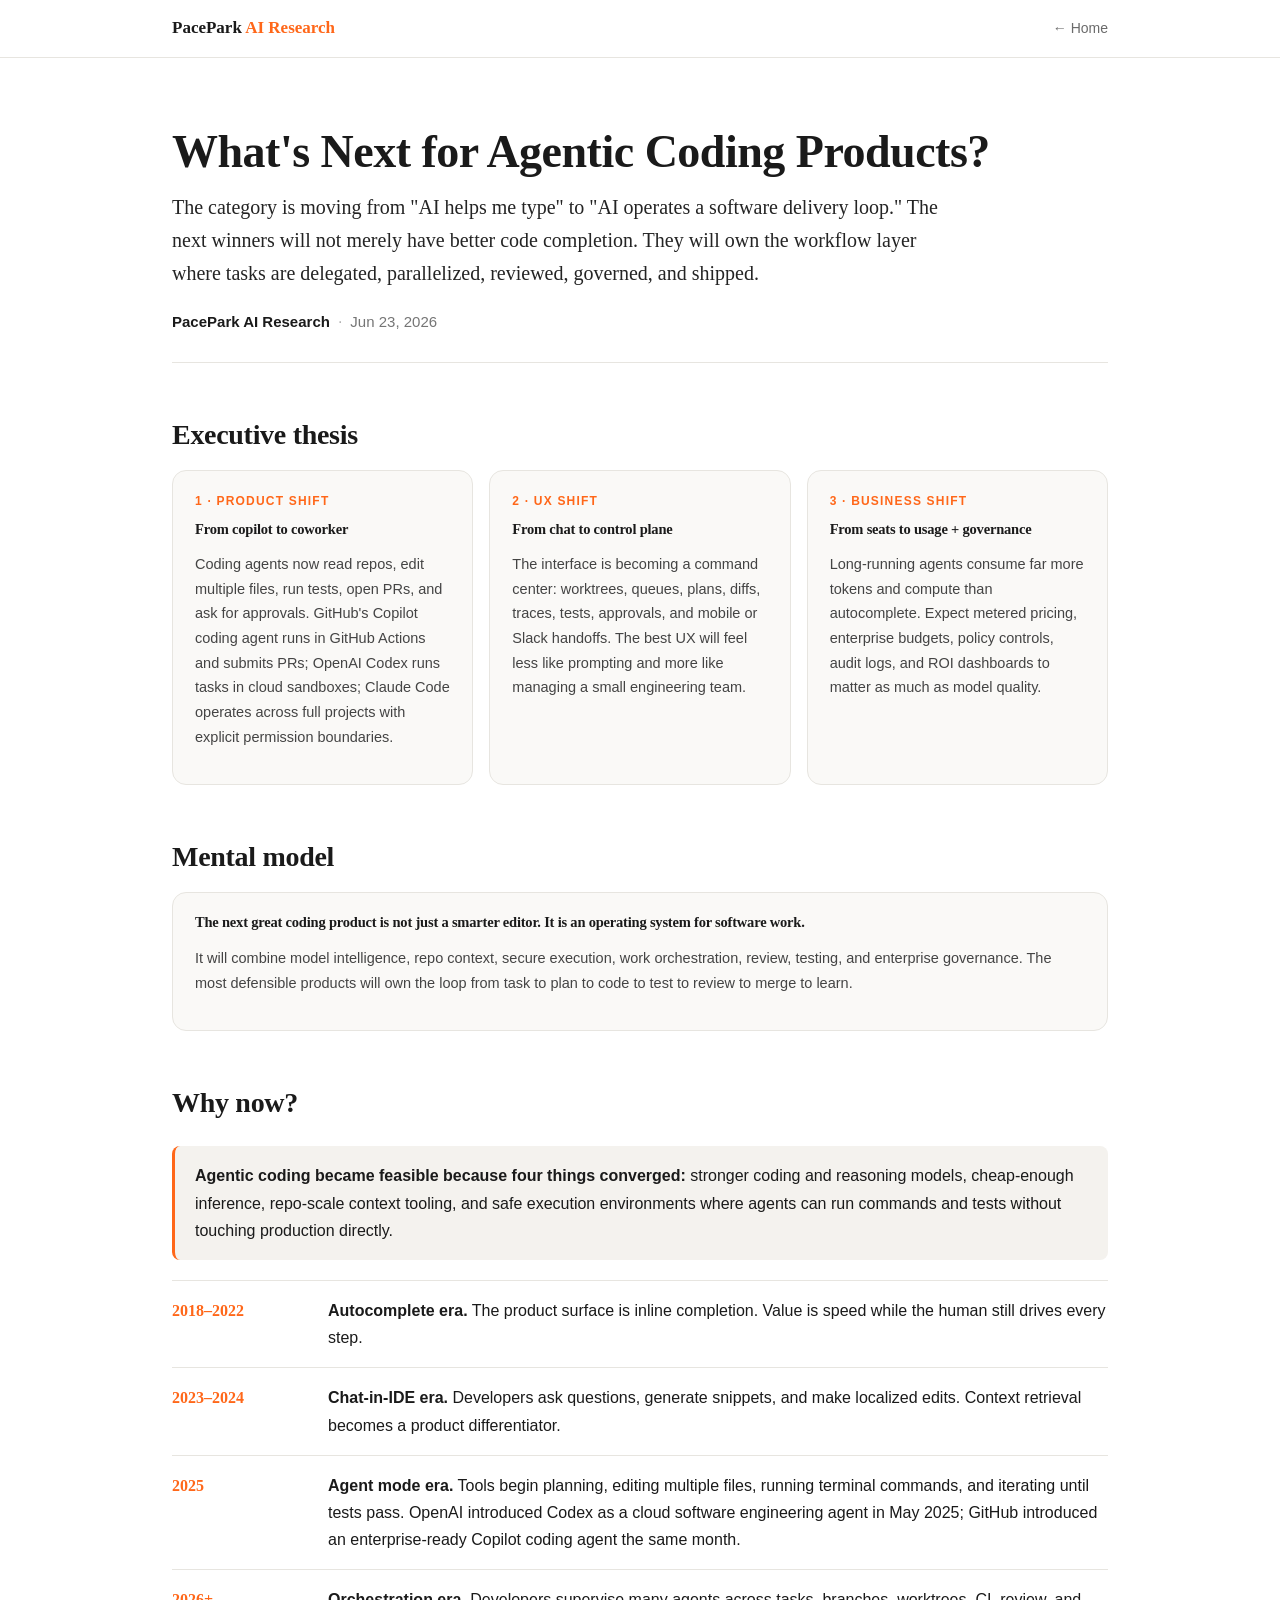
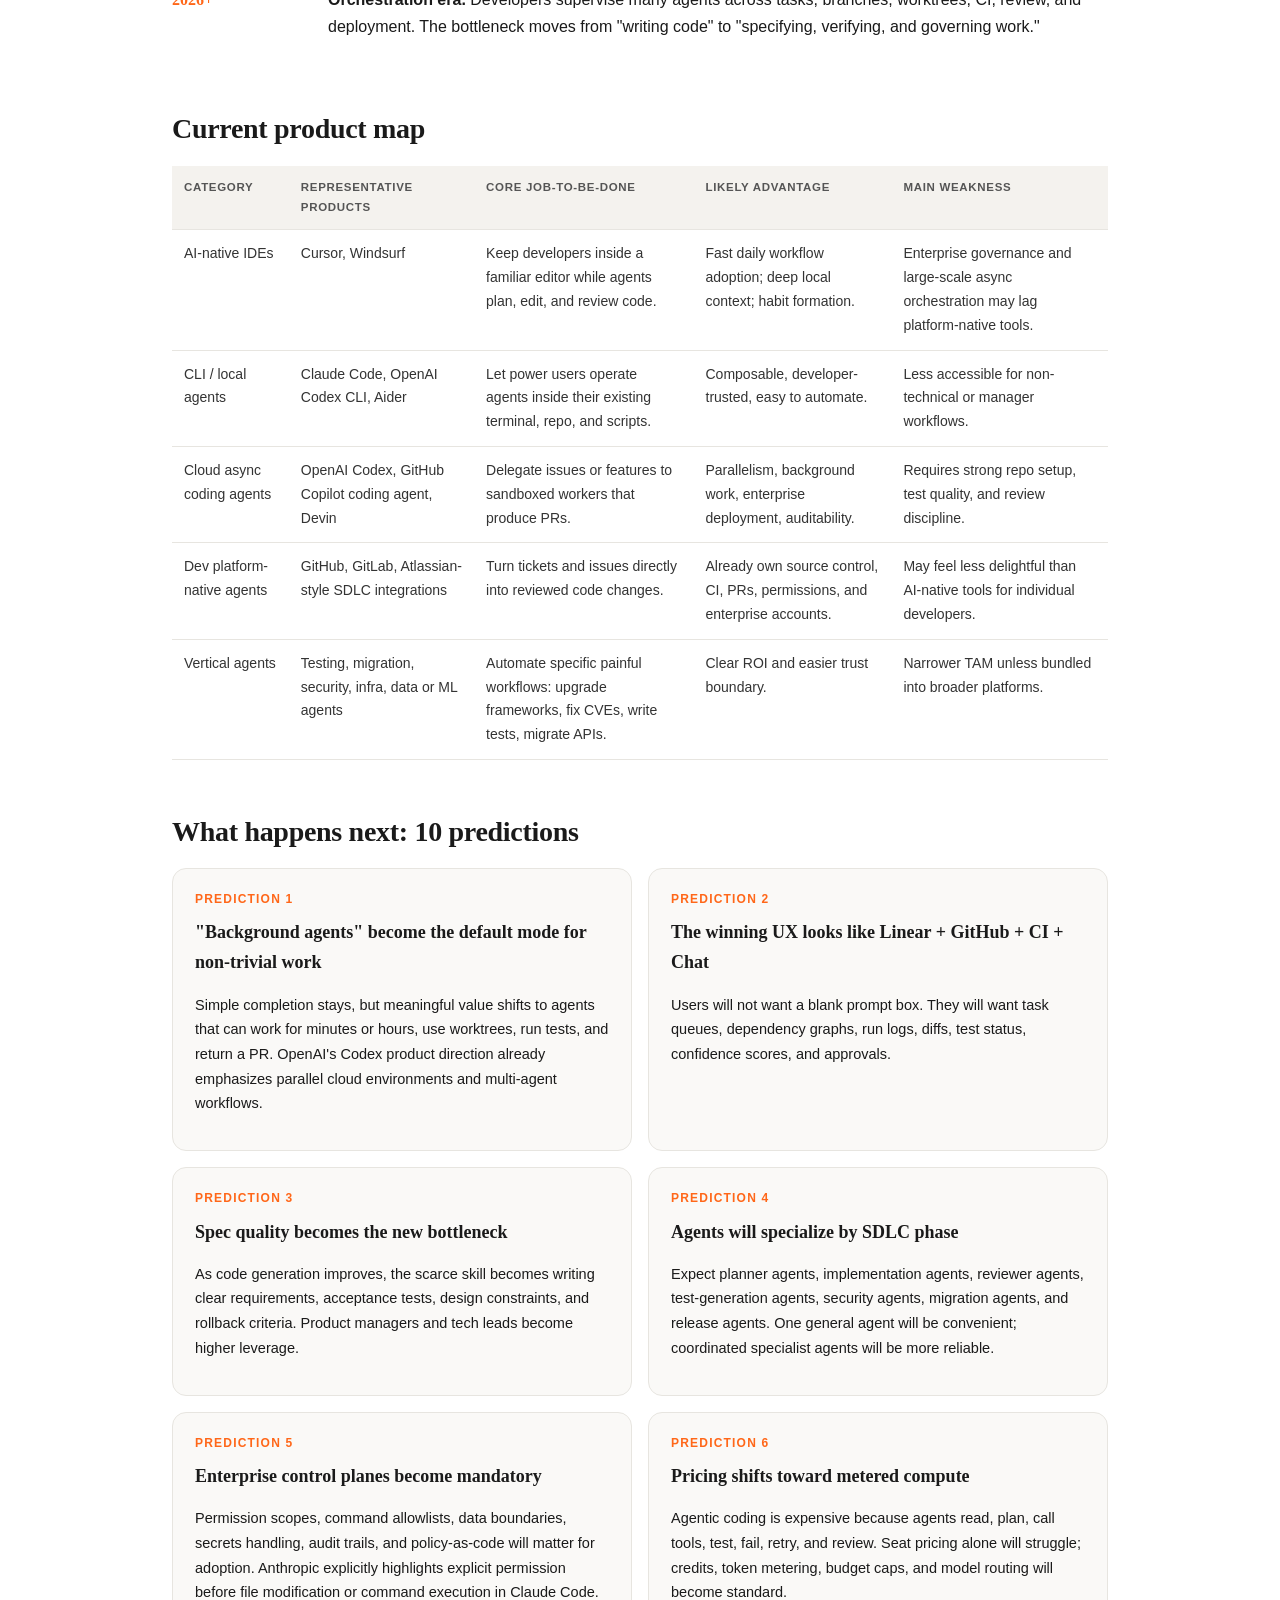
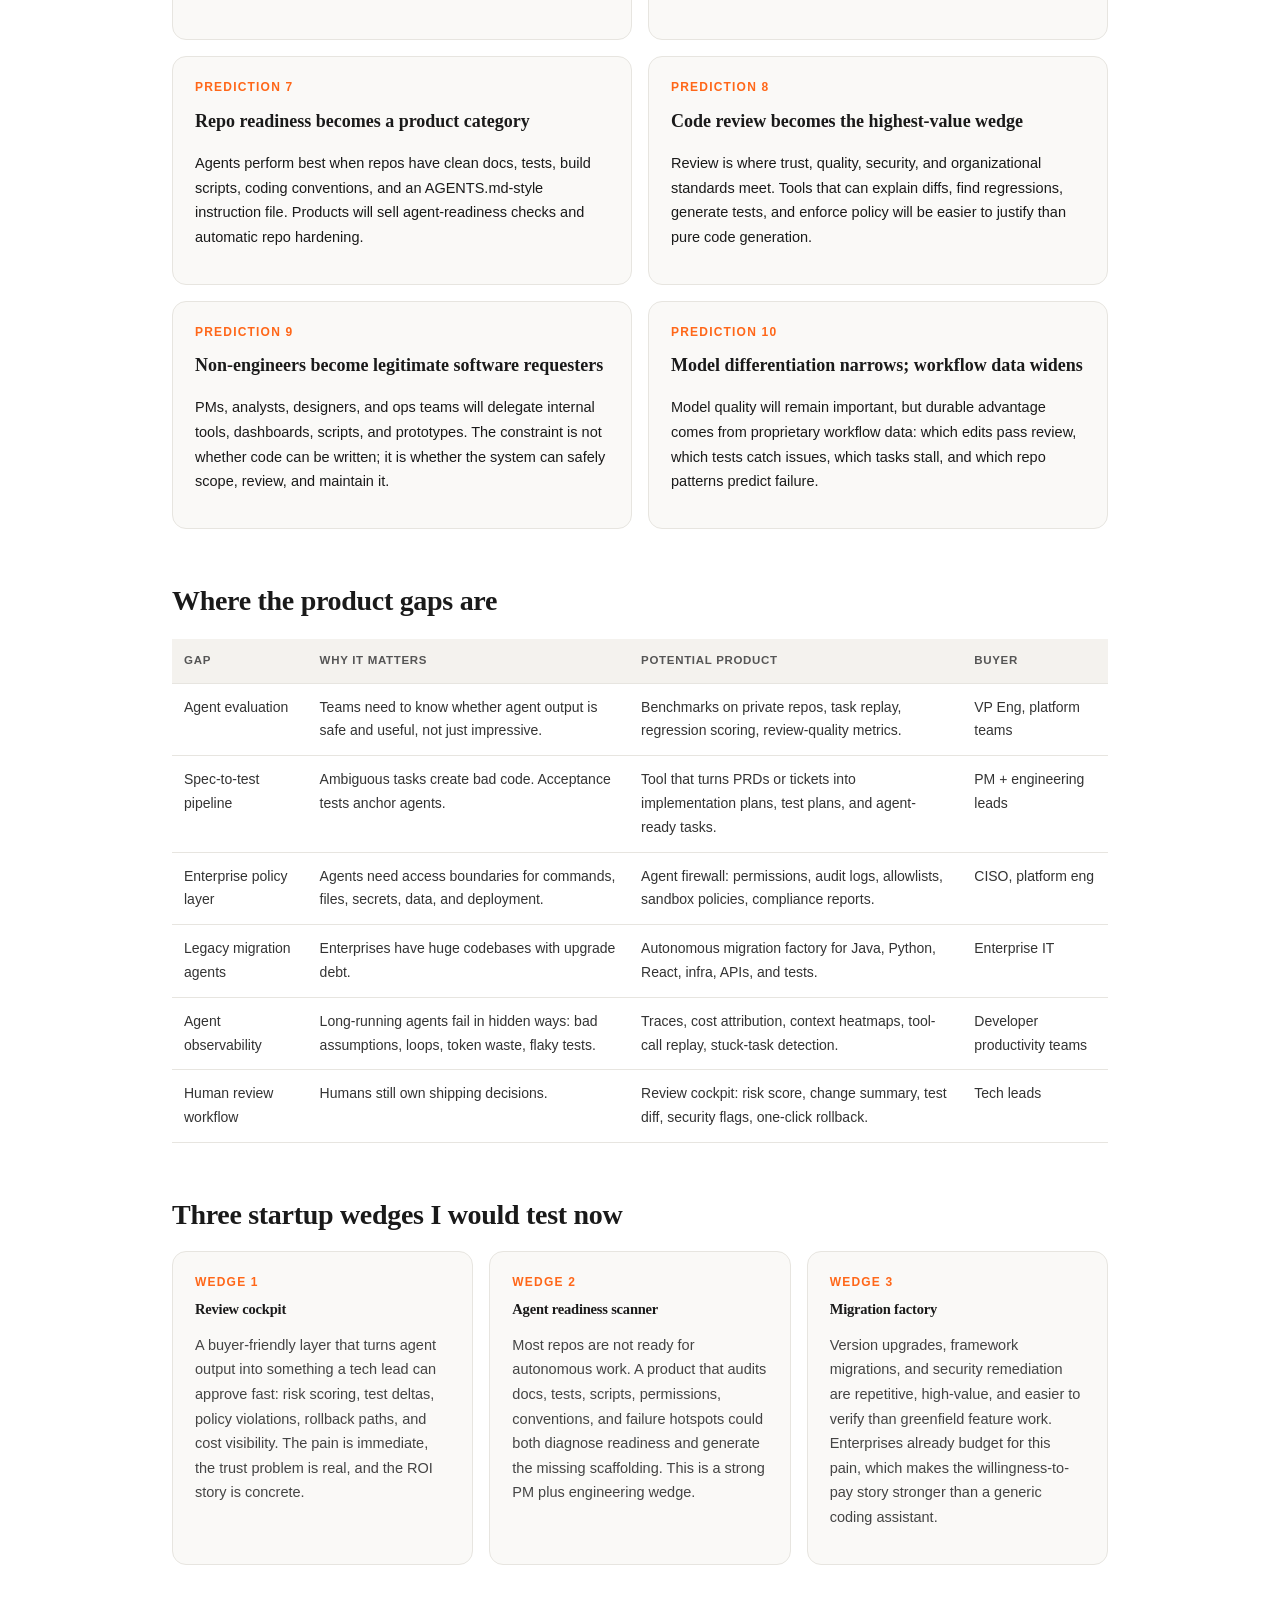
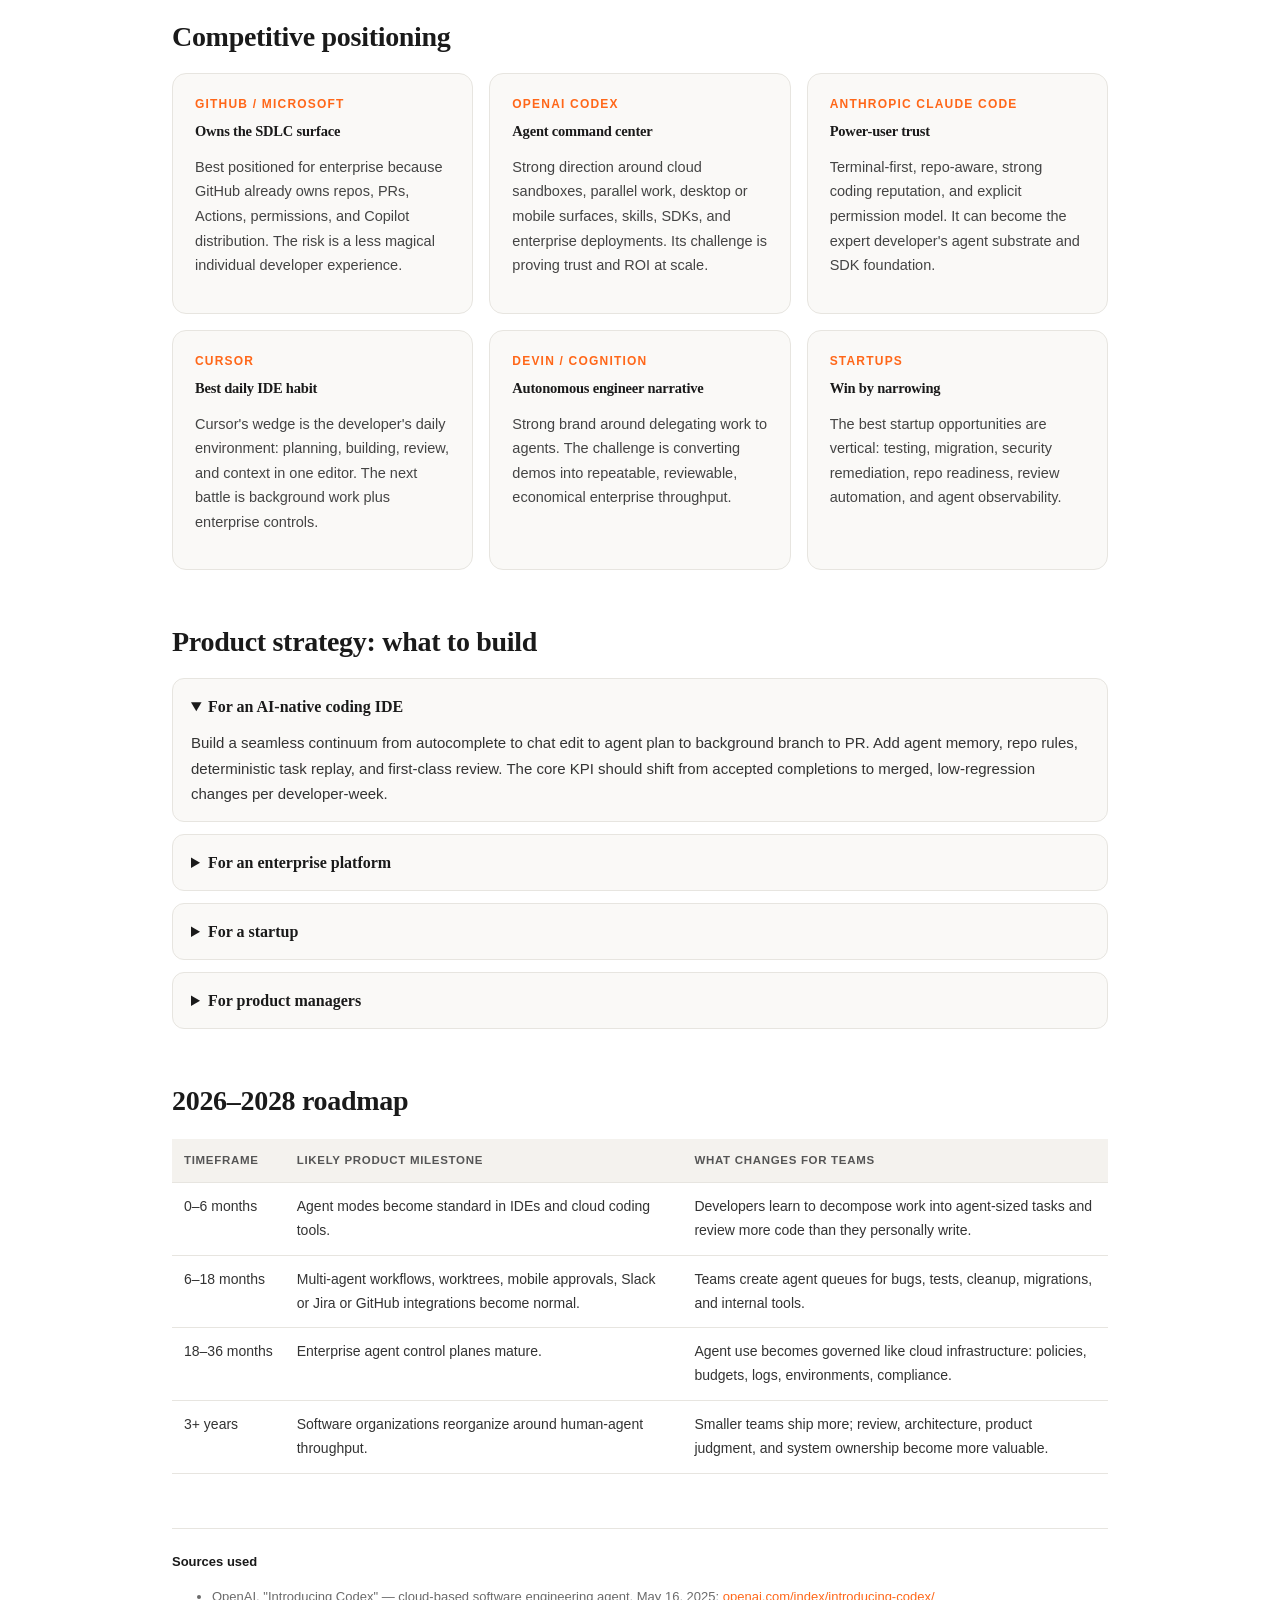
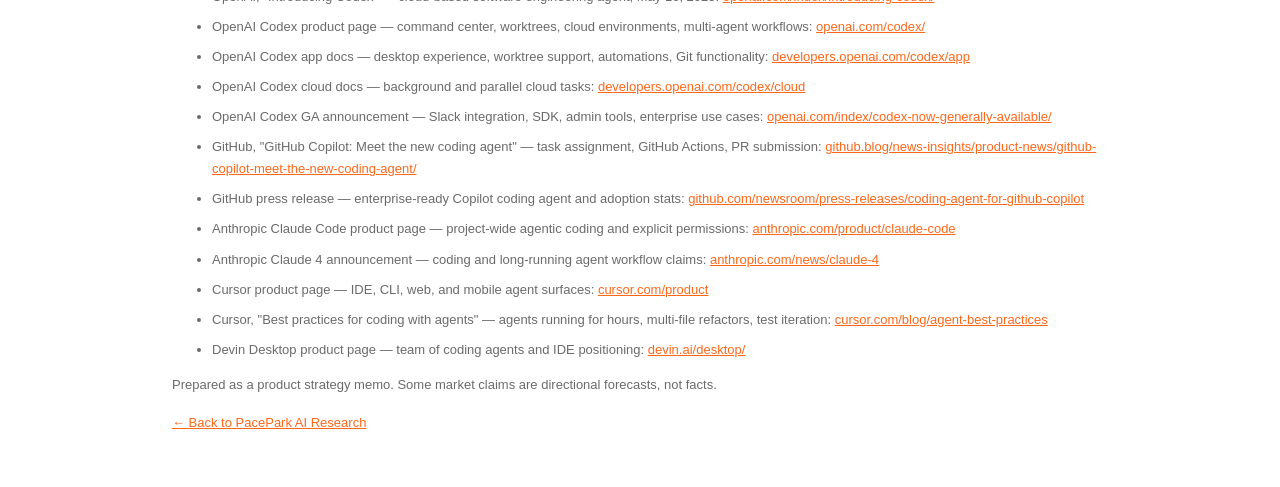
<file: wip/agentic-coding-products-next.html>
<!DOCTYPE html>
<html lang="en"><head>
<meta name="robots" content="noindex, nofollow">
<meta charset="utf-8">
<meta name="viewport" content="width=device-width, initial-scale=1">
<meta name="description" content="A product strategy memo on where agentic coding products are headed, which layers will win, and which startup wedges look most attractive.">
<title>What's Next for Agentic Coding Products? · PacePark AI Research</title>
<style>
  :root{
    --bg:#ffffff;--panel:#faf9f7;--panel2:#f4f2ee;--line:#e7e5e0;
    --txt:#1a1a1a;--muted:#6b6b6b;--accent:#ff6719;
    --good:#2f9e44;--warn:#b8860b;--risk:#e03131;
    --serif:Georgia,"Iowan Old Style","Times New Roman",serif;
    --sans:-apple-system,BlinkMacSystemFont,"Segoe UI",Roboto,Helvetica,Arial,sans-serif;
  }
  *{box-sizing:border-box}
  body{margin:0;font-family:var(--sans);background:var(--bg);color:var(--txt);line-height:1.7}
  a{color:var(--accent)}

  .topbar{border-bottom:1px solid var(--line);background:rgba(255,255,255,.9);backdrop-filter:blur(8px);position:sticky;top:0;z-index:20}
  .topbar .inner{max-width:980px;margin:0 auto;padding:14px 22px;display:flex;align-items:center;justify-content:space-between}
  .topbar .brand{font-family:var(--serif);font-weight:700;font-size:17px;color:var(--txt);text-decoration:none}
  .topbar .brand span{color:var(--accent)}
  .topbar a.home{color:var(--muted);font-size:14px;text-decoration:none;font-weight:500}
  .topbar a.home:hover{color:var(--txt)}

  .wrap{max-width:980px;margin:0 auto;padding:54px 22px 40px}
  .hero{padding:0 0 26px;border-bottom:1px solid var(--line);margin-bottom:8px}
  h1{font-family:var(--serif);font-size:46px;line-height:1.12;margin:14px 0 14px;letter-spacing:-.5px;font-weight:800}
  h2{font-family:var(--serif);font-size:28px;margin:48px 0 12px;letter-spacing:-.3px;font-weight:800}
  h3{font-family:var(--serif);font-size:18px;margin:0 0 8px;font-weight:800}
  .subtitle{font-family:var(--serif);font-size:20px;max-width:780px;color:#242424;margin:0;line-height:1.65}

  .grid{display:grid;grid-template-columns:repeat(12,1fr);gap:16px;margin-top:8px}
  .card{background:var(--panel);border:1px solid var(--line);border-radius:14px;padding:20px 22px}
  .span4{grid-column:span 4}.span6{grid-column:span 6}.span8{grid-column:span 8}.span12{grid-column:span 12}
  .kicker{color:var(--accent);font-weight:800;font-size:12px;text-transform:uppercase;letter-spacing:.1em;margin-bottom:8px}
  .big{font-family:var(--serif);font-size:22px;line-height:1.25;font-weight:800;letter-spacing:-.2px;margin:0 0 8px}
  .muted{color:#444;font-size:14.5px}
  .card p{font-size:14.5px}
  .tag{display:inline-block;border:1px solid var(--line);padding:4px 10px;border-radius:999px;margin:4px 5px 0 0;font-size:12px;color:#555;background:#fff;font-weight:600}

  .timeline{margin-top:18px}
  .step{display:grid;grid-template-columns:140px 1fr;gap:16px;padding:16px 0;border-top:1px solid var(--line)}
  .era{font-family:var(--serif);font-weight:800;color:var(--accent);font-size:16px}
  .step strong{color:#1a1a1a}

  table{width:100%;border-collapse:collapse;margin-top:14px;font-size:14px}
  th,td{border-bottom:1px solid var(--line);padding:12px 12px;text-align:left;vertical-align:top}
  th{color:#555;background:var(--panel2);font-size:11.5px;text-transform:uppercase;letter-spacing:.06em;font-weight:700}
  td{color:#333}

  details{border:1px solid var(--line);border-radius:12px;padding:14px 18px;background:var(--panel);margin:12px 0}
  summary{cursor:pointer;font-family:var(--serif);font-weight:800;color:#1a1a1a;font-size:16px}
  details p{font-size:15px;color:#333;margin:10px 0 0}

  .callout{border-left:3px solid var(--accent);padding:16px 20px;background:var(--panel2);border-radius:8px;margin:20px 0;font-size:16px}
  .callout strong{color:#1a1a1a}

  .footer{margin-top:54px;color:var(--muted);font-size:13px;border-top:1px solid var(--line);padding-top:22px}
  .footer strong{color:#1a1a1a}
  .small{font-size:13px}.source-list li{margin:8px 0}.nowrap{white-space:nowrap}
  @media(max-width:850px){.span4,.span6,.span8{grid-column:span 12}.step{grid-template-columns:1fr}.wrap{padding:34px 16px 60px}h1{font-size:34px}table{font-size:13px}}
</style>
</head>
<body>

<div class="topbar">
  <div class="inner">
    <a class="brand" href="../index.html">PacePark <span>AI Research</span></a>
    <a class="home" href="../index.html">← Home</a>
  </div>
</div>

<div class="wrap">
  <section class="hero">
    <h1>What's Next for Agentic Coding Products?</h1>
    <p class="subtitle">The category is moving from "AI helps me type" to "AI operates a software delivery loop." The next winners will not merely have better code completion. They will own the workflow layer where tasks are delegated, parallelized, reviewed, governed, and shipped.</p>
    <div style="display:flex;align-items:center;flex-wrap:wrap;gap:8px;margin-top:18px;font-family:-apple-system,BlinkMacSystemFont,'Segoe UI',Roboto,Helvetica,Arial,sans-serif">
      <span style="font-weight:600;color:#1a1a1a;font-size:15px">PacePark AI Research</span>
      <span style="color:#b3b3b3">·</span>
      <span style="color:#757575;font-size:15px">Jun 23, 2026</span>
    </div>
  </section>

  <h2>Executive thesis</h2>
  <div class="grid">
    <div class="card span4"><div class="kicker">1 · Product shift</div><p class="big">From copilot to coworker</p><p class="muted">Coding agents now read repos, edit multiple files, run tests, open PRs, and ask for approvals. GitHub's Copilot coding agent runs in GitHub Actions and submits PRs; OpenAI Codex runs tasks in cloud sandboxes; Claude Code operates across full projects with explicit permission boundaries.</p></div>
    <div class="card span4"><div class="kicker">2 · UX shift</div><p class="big">From chat to control plane</p><p class="muted">The interface is becoming a command center: worktrees, queues, plans, diffs, traces, tests, approvals, and mobile or Slack handoffs. The best UX will feel less like prompting and more like managing a small engineering team.</p></div>
    <div class="card span4"><div class="kicker">3 · Business shift</div><p class="big">From seats to usage + governance</p><p class="muted">Long-running agents consume far more tokens and compute than autocomplete. Expect metered pricing, enterprise budgets, policy controls, audit logs, and ROI dashboards to matter as much as model quality.</p></div>
  </div>

  <h2>Mental model</h2>
  <div class="card span12"><p class="big">The next great coding product is not just a smarter editor. It is an operating system for software work.</p><p class="muted">It will combine model intelligence, repo context, secure execution, work orchestration, review, testing, and enterprise governance. The most defensible products will own the loop from task to plan to code to test to review to merge to learn.</p></div>

  <h2>Why now?</h2>
  <div class="callout"><strong>Agentic coding became feasible because four things converged:</strong> stronger coding and reasoning models, cheap-enough inference, repo-scale context tooling, and safe execution environments where agents can run commands and tests without touching production directly.</div>
  <div class="timeline">
    <div class="step"><div class="era">2018–2022</div><div><strong>Autocomplete era.</strong> The product surface is inline completion. Value is speed while the human still drives every step.</div></div>
    <div class="step"><div class="era">2023–2024</div><div><strong>Chat-in-IDE era.</strong> Developers ask questions, generate snippets, and make localized edits. Context retrieval becomes a product differentiator.</div></div>
    <div class="step"><div class="era">2025</div><div><strong>Agent mode era.</strong> Tools begin planning, editing multiple files, running terminal commands, and iterating until tests pass. OpenAI introduced Codex as a cloud software engineering agent in May 2025; GitHub introduced an enterprise-ready Copilot coding agent the same month.</div></div>
    <div class="step"><div class="era">2026+</div><div><strong>Orchestration era.</strong> Developers supervise many agents across tasks, branches, worktrees, CI, review, and deployment. The bottleneck moves from "writing code" to "specifying, verifying, and governing work."</div></div>
  </div>

  <h2>Current product map</h2>
  <table>
    <thead><tr><th>Category</th><th>Representative products</th><th>Core job-to-be-done</th><th>Likely advantage</th><th>Main weakness</th></tr></thead>
    <tbody>
      <tr><td>AI-native IDEs</td><td>Cursor, Windsurf</td><td>Keep developers inside a familiar editor while agents plan, edit, and review code.</td><td>Fast daily workflow adoption; deep local context; habit formation.</td><td>Enterprise governance and large-scale async orchestration may lag platform-native tools.</td></tr>
      <tr><td>CLI / local agents</td><td>Claude Code, OpenAI Codex CLI, Aider</td><td>Let power users operate agents inside their existing terminal, repo, and scripts.</td><td>Composable, developer-trusted, easy to automate.</td><td>Less accessible for non-technical or manager workflows.</td></tr>
      <tr><td>Cloud async coding agents</td><td>OpenAI Codex, GitHub Copilot coding agent, Devin</td><td>Delegate issues or features to sandboxed workers that produce PRs.</td><td>Parallelism, background work, enterprise deployment, auditability.</td><td>Requires strong repo setup, test quality, and review discipline.</td></tr>
      <tr><td>Dev platform-native agents</td><td>GitHub, GitLab, Atlassian-style SDLC integrations</td><td>Turn tickets and issues directly into reviewed code changes.</td><td>Already own source control, CI, PRs, permissions, and enterprise accounts.</td><td>May feel less delightful than AI-native tools for individual developers.</td></tr>
      <tr><td>Vertical agents</td><td>Testing, migration, security, infra, data or ML agents</td><td>Automate specific painful workflows: upgrade frameworks, fix CVEs, write tests, migrate APIs.</td><td>Clear ROI and easier trust boundary.</td><td>Narrower TAM unless bundled into broader platforms.</td></tr>
    </tbody>
  </table>

  <h2>What happens next: 10 predictions</h2>
  <div class="grid">
    <div class="card span6"><div class="kicker">Prediction 1</div><h3>"Background agents" become the default mode for non-trivial work</h3><p>Simple completion stays, but meaningful value shifts to agents that can work for minutes or hours, use worktrees, run tests, and return a PR. OpenAI's Codex product direction already emphasizes parallel cloud environments and multi-agent workflows.</p></div>
    <div class="card span6"><div class="kicker">Prediction 2</div><h3>The winning UX looks like Linear + GitHub + CI + Chat</h3><p>Users will not want a blank prompt box. They will want task queues, dependency graphs, run logs, diffs, test status, confidence scores, and approvals.</p></div>
    <div class="card span6"><div class="kicker">Prediction 3</div><h3>Spec quality becomes the new bottleneck</h3><p>As code generation improves, the scarce skill becomes writing clear requirements, acceptance tests, design constraints, and rollback criteria. Product managers and tech leads become higher leverage.</p></div>
    <div class="card span6"><div class="kicker">Prediction 4</div><h3>Agents will specialize by SDLC phase</h3><p>Expect planner agents, implementation agents, reviewer agents, test-generation agents, security agents, migration agents, and release agents. One general agent will be convenient; coordinated specialist agents will be more reliable.</p></div>
    <div class="card span6"><div class="kicker">Prediction 5</div><h3>Enterprise control planes become mandatory</h3><p>Permission scopes, command allowlists, data boundaries, secrets handling, audit trails, and policy-as-code will matter for adoption. Anthropic explicitly highlights explicit permission before file modification or command execution in Claude Code.</p></div>
    <div class="card span6"><div class="kicker">Prediction 6</div><h3>Pricing shifts toward metered compute</h3><p>Agentic coding is expensive because agents read, plan, call tools, test, fail, retry, and review. Seat pricing alone will struggle; credits, token metering, budget caps, and model routing will become standard.</p></div>
    <div class="card span6"><div class="kicker">Prediction 7</div><h3>Repo readiness becomes a product category</h3><p>Agents perform best when repos have clean docs, tests, build scripts, coding conventions, and an AGENTS.md-style instruction file. Products will sell agent-readiness checks and automatic repo hardening.</p></div>
    <div class="card span6"><div class="kicker">Prediction 8</div><h3>Code review becomes the highest-value wedge</h3><p>Review is where trust, quality, security, and organizational standards meet. Tools that can explain diffs, find regressions, generate tests, and enforce policy will be easier to justify than pure code generation.</p></div>
    <div class="card span6"><div class="kicker">Prediction 9</div><h3>Non-engineers become legitimate software requesters</h3><p>PMs, analysts, designers, and ops teams will delegate internal tools, dashboards, scripts, and prototypes. The constraint is not whether code can be written; it is whether the system can safely scope, review, and maintain it.</p></div>
    <div class="card span6"><div class="kicker">Prediction 10</div><h3>Model differentiation narrows; workflow data widens</h3><p>Model quality will remain important, but durable advantage comes from proprietary workflow data: which edits pass review, which tests catch issues, which tasks stall, and which repo patterns predict failure.</p></div>
  </div>

  <h2>Where the product gaps are</h2>
  <table>
    <thead><tr><th>Gap</th><th>Why it matters</th><th>Potential product</th><th>Buyer</th></tr></thead>
    <tbody>
      <tr><td>Agent evaluation</td><td>Teams need to know whether agent output is safe and useful, not just impressive.</td><td>Benchmarks on private repos, task replay, regression scoring, review-quality metrics.</td><td>VP Eng, platform teams</td></tr>
      <tr><td>Spec-to-test pipeline</td><td>Ambiguous tasks create bad code. Acceptance tests anchor agents.</td><td>Tool that turns PRDs or tickets into implementation plans, test plans, and agent-ready tasks.</td><td>PM + engineering leads</td></tr>
      <tr><td>Enterprise policy layer</td><td>Agents need access boundaries for commands, files, secrets, data, and deployment.</td><td>Agent firewall: permissions, audit logs, allowlists, sandbox policies, compliance reports.</td><td>CISO, platform eng</td></tr>
      <tr><td>Legacy migration agents</td><td>Enterprises have huge codebases with upgrade debt.</td><td>Autonomous migration factory for Java, Python, React, infra, APIs, and tests.</td><td>Enterprise IT</td></tr>
      <tr><td>Agent observability</td><td>Long-running agents fail in hidden ways: bad assumptions, loops, token waste, flaky tests.</td><td>Traces, cost attribution, context heatmaps, tool-call replay, stuck-task detection.</td><td>Developer productivity teams</td></tr>
      <tr><td>Human review workflow</td><td>Humans still own shipping decisions.</td><td>Review cockpit: risk score, change summary, test diff, security flags, one-click rollback.</td><td>Tech leads</td></tr>
    </tbody>
  </table>

  <h2>Three startup wedges I would test now</h2>
  <div class="grid">
    <div class="card span4"><div class="kicker">Wedge 1</div><p class="big">Review cockpit</p><p class="muted">A buyer-friendly layer that turns agent output into something a tech lead can approve fast: risk scoring, test deltas, policy violations, rollback paths, and cost visibility. The pain is immediate, the trust problem is real, and the ROI story is concrete.</p></div>
    <div class="card span4"><div class="kicker">Wedge 2</div><p class="big">Agent readiness scanner</p><p class="muted">Most repos are not ready for autonomous work. A product that audits docs, tests, scripts, permissions, conventions, and failure hotspots could both diagnose readiness and generate the missing scaffolding. This is a strong PM plus engineering wedge.</p></div>
    <div class="card span4"><div class="kicker">Wedge 3</div><p class="big">Migration factory</p><p class="muted">Version upgrades, framework migrations, and security remediation are repetitive, high-value, and easier to verify than greenfield feature work. Enterprises already budget for this pain, which makes the willingness-to-pay story stronger than a generic coding assistant.</p></div>
  </div>

  <h2>Competitive positioning</h2>
  <div class="grid">
    <div class="card span4"><div class="kicker">GitHub / Microsoft</div><p class="big">Owns the SDLC surface</p><p class="muted">Best positioned for enterprise because GitHub already owns repos, PRs, Actions, permissions, and Copilot distribution. The risk is a less magical individual developer experience.</p></div>
    <div class="card span4"><div class="kicker">OpenAI Codex</div><p class="big">Agent command center</p><p class="muted">Strong direction around cloud sandboxes, parallel work, desktop or mobile surfaces, skills, SDKs, and enterprise deployments. Its challenge is proving trust and ROI at scale.</p></div>
    <div class="card span4"><div class="kicker">Anthropic Claude Code</div><p class="big">Power-user trust</p><p class="muted">Terminal-first, repo-aware, strong coding reputation, and explicit permission model. It can become the expert developer's agent substrate and SDK foundation.</p></div>
    <div class="card span4"><div class="kicker">Cursor</div><p class="big">Best daily IDE habit</p><p class="muted">Cursor's wedge is the developer's daily environment: planning, building, review, and context in one editor. The next battle is background work plus enterprise controls.</p></div>
    <div class="card span4"><div class="kicker">Devin / Cognition</div><p class="big">Autonomous engineer narrative</p><p class="muted">Strong brand around delegating work to agents. The challenge is converting demos into repeatable, reviewable, economical enterprise throughput.</p></div>
    <div class="card span4"><div class="kicker">Startups</div><p class="big">Win by narrowing</p><p class="muted">The best startup opportunities are vertical: testing, migration, security remediation, repo readiness, review automation, and agent observability.</p></div>
  </div>

  <h2>Product strategy: what to build</h2>
  <details open=""><summary>For an AI-native coding IDE</summary><p>Build a seamless continuum from autocomplete to chat edit to agent plan to background branch to PR. Add agent memory, repo rules, deterministic task replay, and first-class review. The core KPI should shift from accepted completions to merged, low-regression changes per developer-week.</p></details>
  <details><summary>For an enterprise platform</summary><p>Make agents boring, observable, and governable. Prioritize SSO, RBAC, audit logs, data residency, model routing, permission policies, budget controls, secure sandboxes, and integration with tickets, CI, and security scanners.</p></details>
  <details><summary>For a startup</summary><p>Avoid competing head-on with Cursor, GitHub, OpenAI, or Anthropic on general coding. Pick one painful workflow with measurable ROI: dependency migration, flaky test repair, security patch PRs, test generation, code review, or internal-tool generation for non-engineers.</p></details>
  <details><summary>For product managers</summary><p>The PM job becomes more technical, not less. PMs who can write agent-ready specs, acceptance tests, telemetry requirements, and risk boundaries will multiply engineering leverage. The PM becomes the task architect for human-agent teams.</p></details>

  <h2>2026–2028 roadmap</h2>
  <table>
    <thead><tr><th>Timeframe</th><th>Likely product milestone</th><th>What changes for teams</th></tr></thead>
    <tbody>
      <tr><td class="nowrap">0–6 months</td><td>Agent modes become standard in IDEs and cloud coding tools.</td><td>Developers learn to decompose work into agent-sized tasks and review more code than they personally write.</td></tr>
      <tr><td class="nowrap">6–18 months</td><td>Multi-agent workflows, worktrees, mobile approvals, Slack or Jira or GitHub integrations become normal.</td><td>Teams create agent queues for bugs, tests, cleanup, migrations, and internal tools.</td></tr>
      <tr><td class="nowrap">18–36 months</td><td>Enterprise agent control planes mature.</td><td>Agent use becomes governed like cloud infrastructure: policies, budgets, logs, environments, compliance.</td></tr>
      <tr><td class="nowrap">3+ years</td><td>Software organizations reorganize around human-agent throughput.</td><td>Smaller teams ship more; review, architecture, product judgment, and system ownership become more valuable.</td></tr>
    </tbody>
  </table>

  <div class="footer">
    <strong>Sources used</strong>
    <ul class="source-list">
      <li>OpenAI, "Introducing Codex" — cloud-based software engineering agent, May 16, 2025: <a href="https://openai.com/index/introducing-codex/">openai.com/index/introducing-codex/</a></li>
      <li>OpenAI Codex product page — command center, worktrees, cloud environments, multi-agent workflows: <a href="https://openai.com/codex/">openai.com/codex/</a></li>
      <li>OpenAI Codex app docs — desktop experience, worktree support, automations, Git functionality: <a href="https://developers.openai.com/codex/app">developers.openai.com/codex/app</a></li>
      <li>OpenAI Codex cloud docs — background and parallel cloud tasks: <a href="https://developers.openai.com/codex/cloud">developers.openai.com/codex/cloud</a></li>
      <li>OpenAI Codex GA announcement — Slack integration, SDK, admin tools, enterprise use cases: <a href="https://openai.com/index/codex-now-generally-available/">openai.com/index/codex-now-generally-available/</a></li>
      <li>GitHub, "GitHub Copilot: Meet the new coding agent" — task assignment, GitHub Actions, PR submission: <a href="https://github.blog/news-insights/product-news/github-copilot-meet-the-new-coding-agent/">github.blog/news-insights/product-news/github-copilot-meet-the-new-coding-agent/</a></li>
      <li>GitHub press release — enterprise-ready Copilot coding agent and adoption stats: <a href="https://github.com/newsroom/press-releases/coding-agent-for-github-copilot">github.com/newsroom/press-releases/coding-agent-for-github-copilot</a></li>
      <li>Anthropic Claude Code product page — project-wide agentic coding and explicit permissions: <a href="https://www.anthropic.com/product/claude-code">anthropic.com/product/claude-code</a></li>
      <li>Anthropic Claude 4 announcement — coding and long-running agent workflow claims: <a href="https://www.anthropic.com/news/claude-4">anthropic.com/news/claude-4</a></li>
      <li>Cursor product page — IDE, CLI, web, and mobile agent surfaces: <a href="https://cursor.com/product">cursor.com/product</a></li>
      <li>Cursor, "Best practices for coding with agents" — agents running for hours, multi-file refactors, test iteration: <a href="https://cursor.com/blog/agent-best-practices">cursor.com/blog/agent-best-practices</a></li>
      <li>Devin Desktop product page — team of coding agents and IDE positioning: <a href="https://devin.ai/desktop/">devin.ai/desktop/</a></li>
    </ul>
    <p class="small">Prepared as a product strategy memo. Some market claims are directional forecasts, not facts.</p>
    <p style="margin-top:16px"><a href="../index.html">← Back to PacePark AI Research</a></p>
  </div>
</div>


</body></html>
</file>
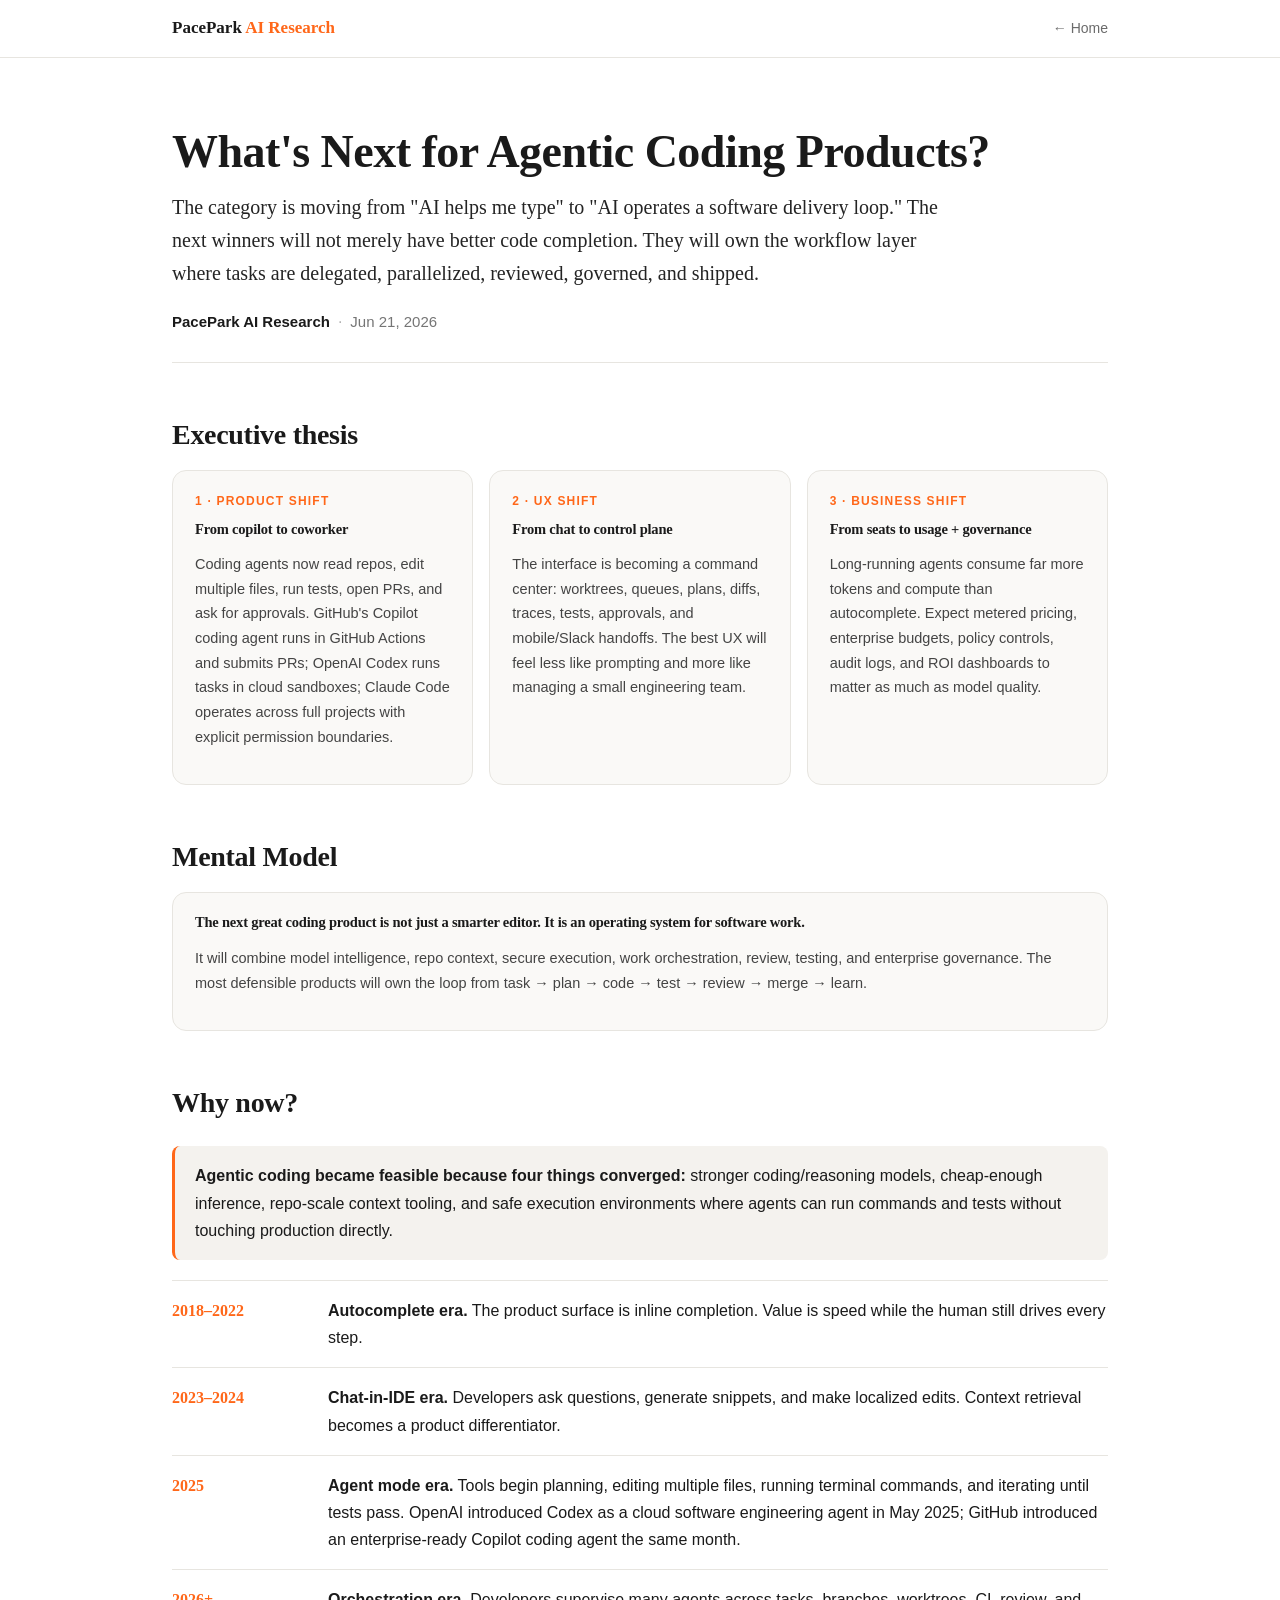
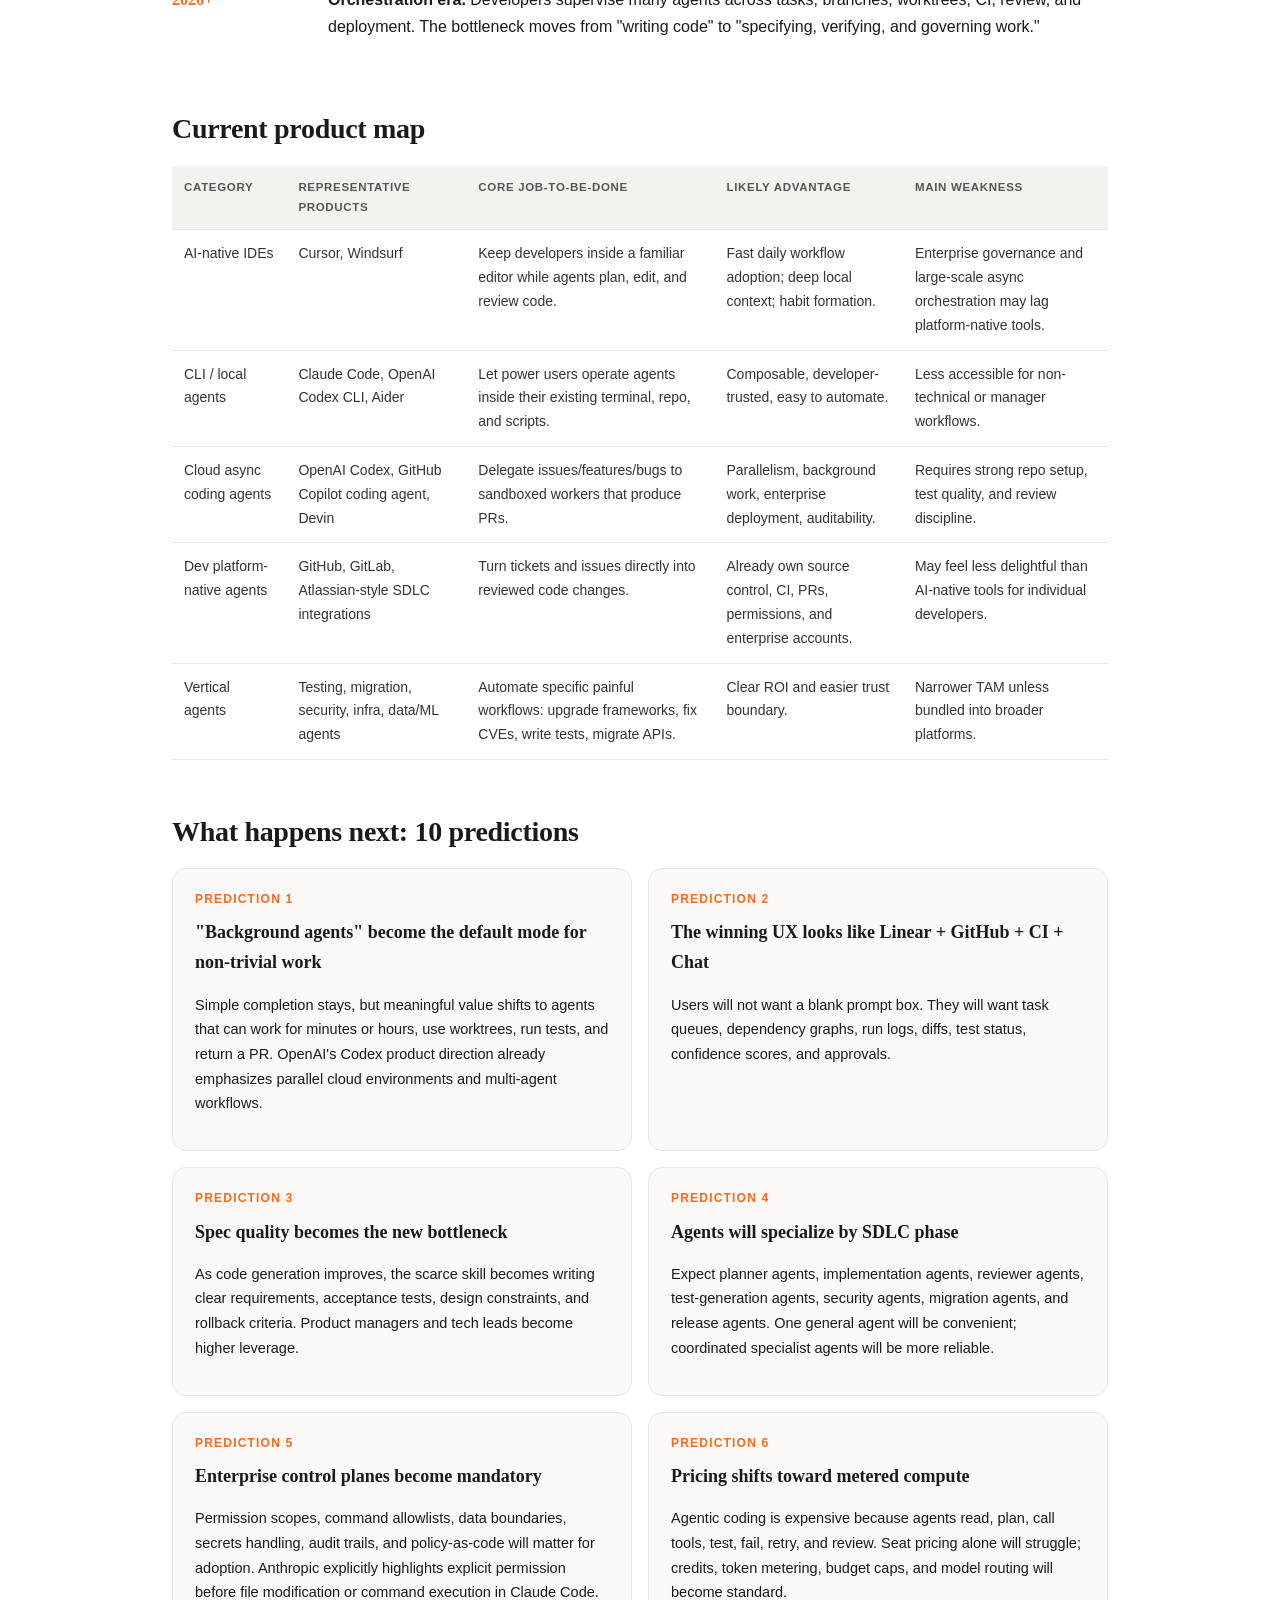
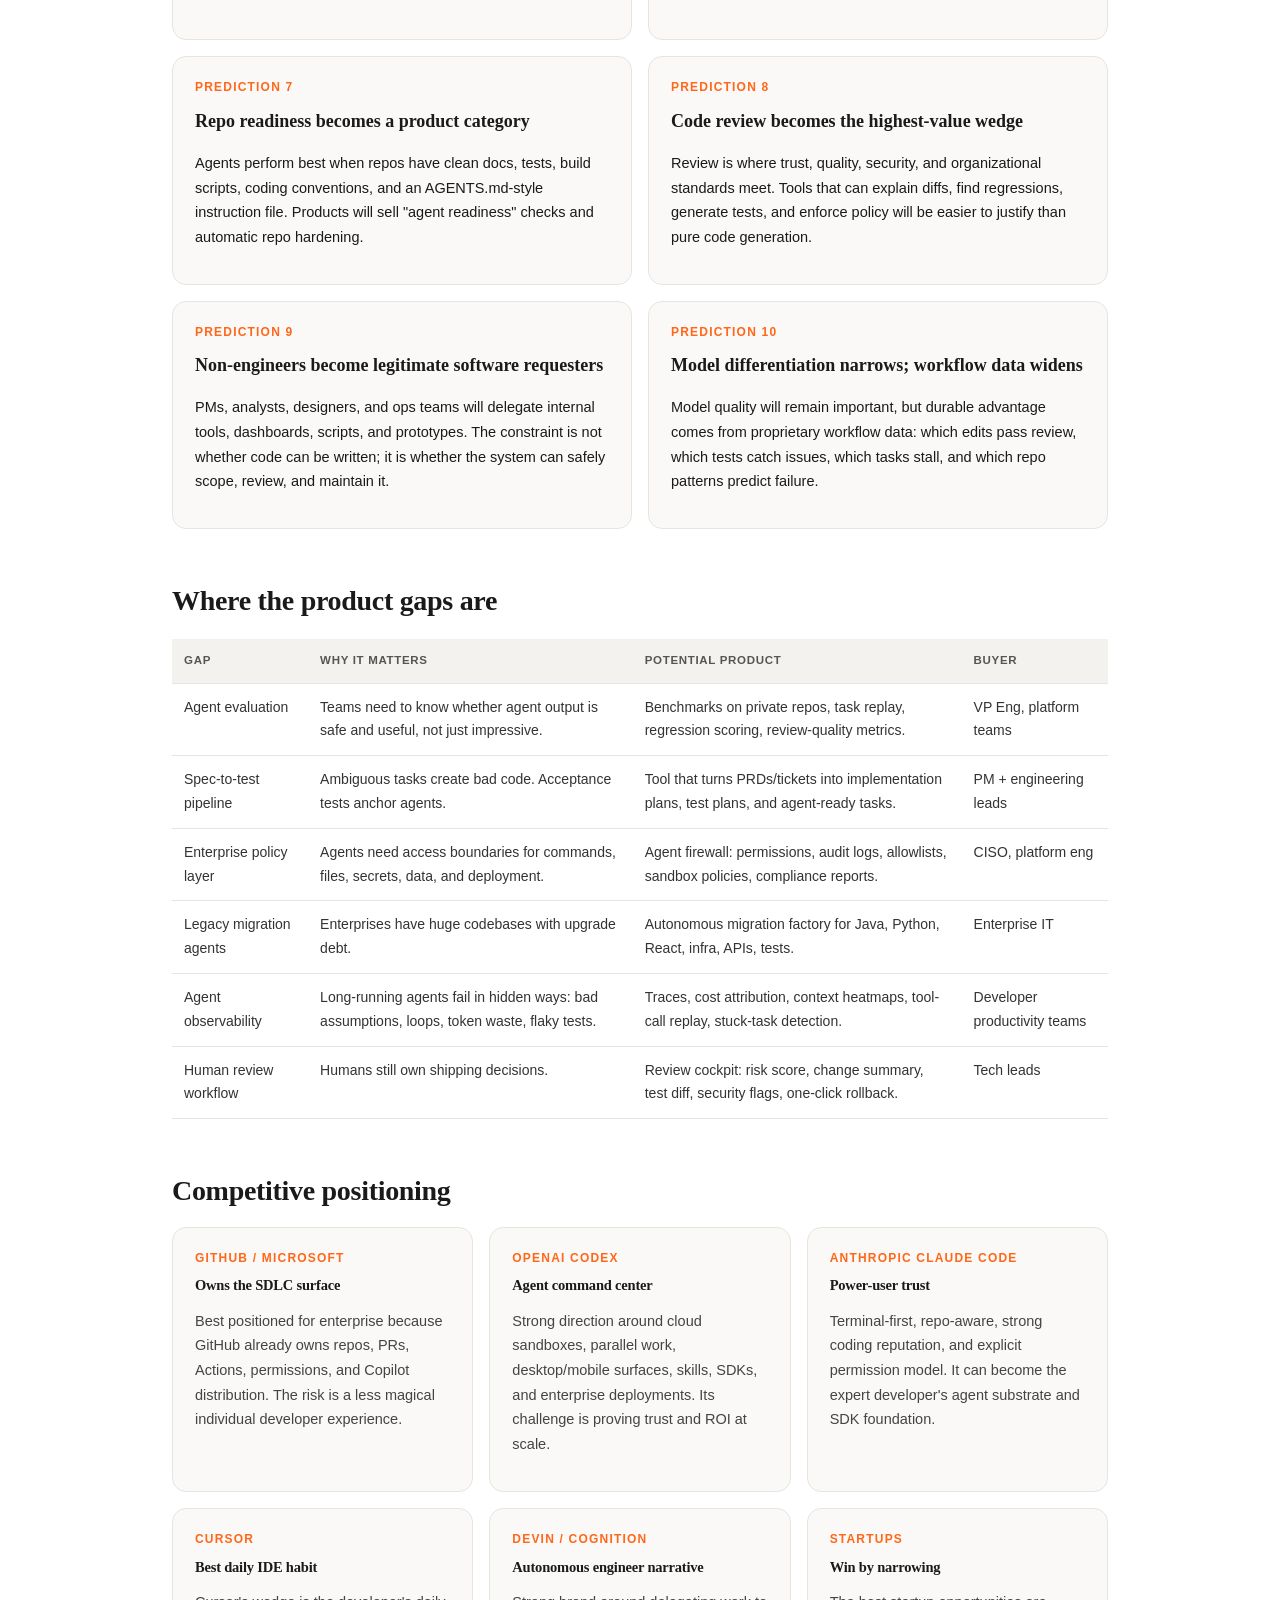
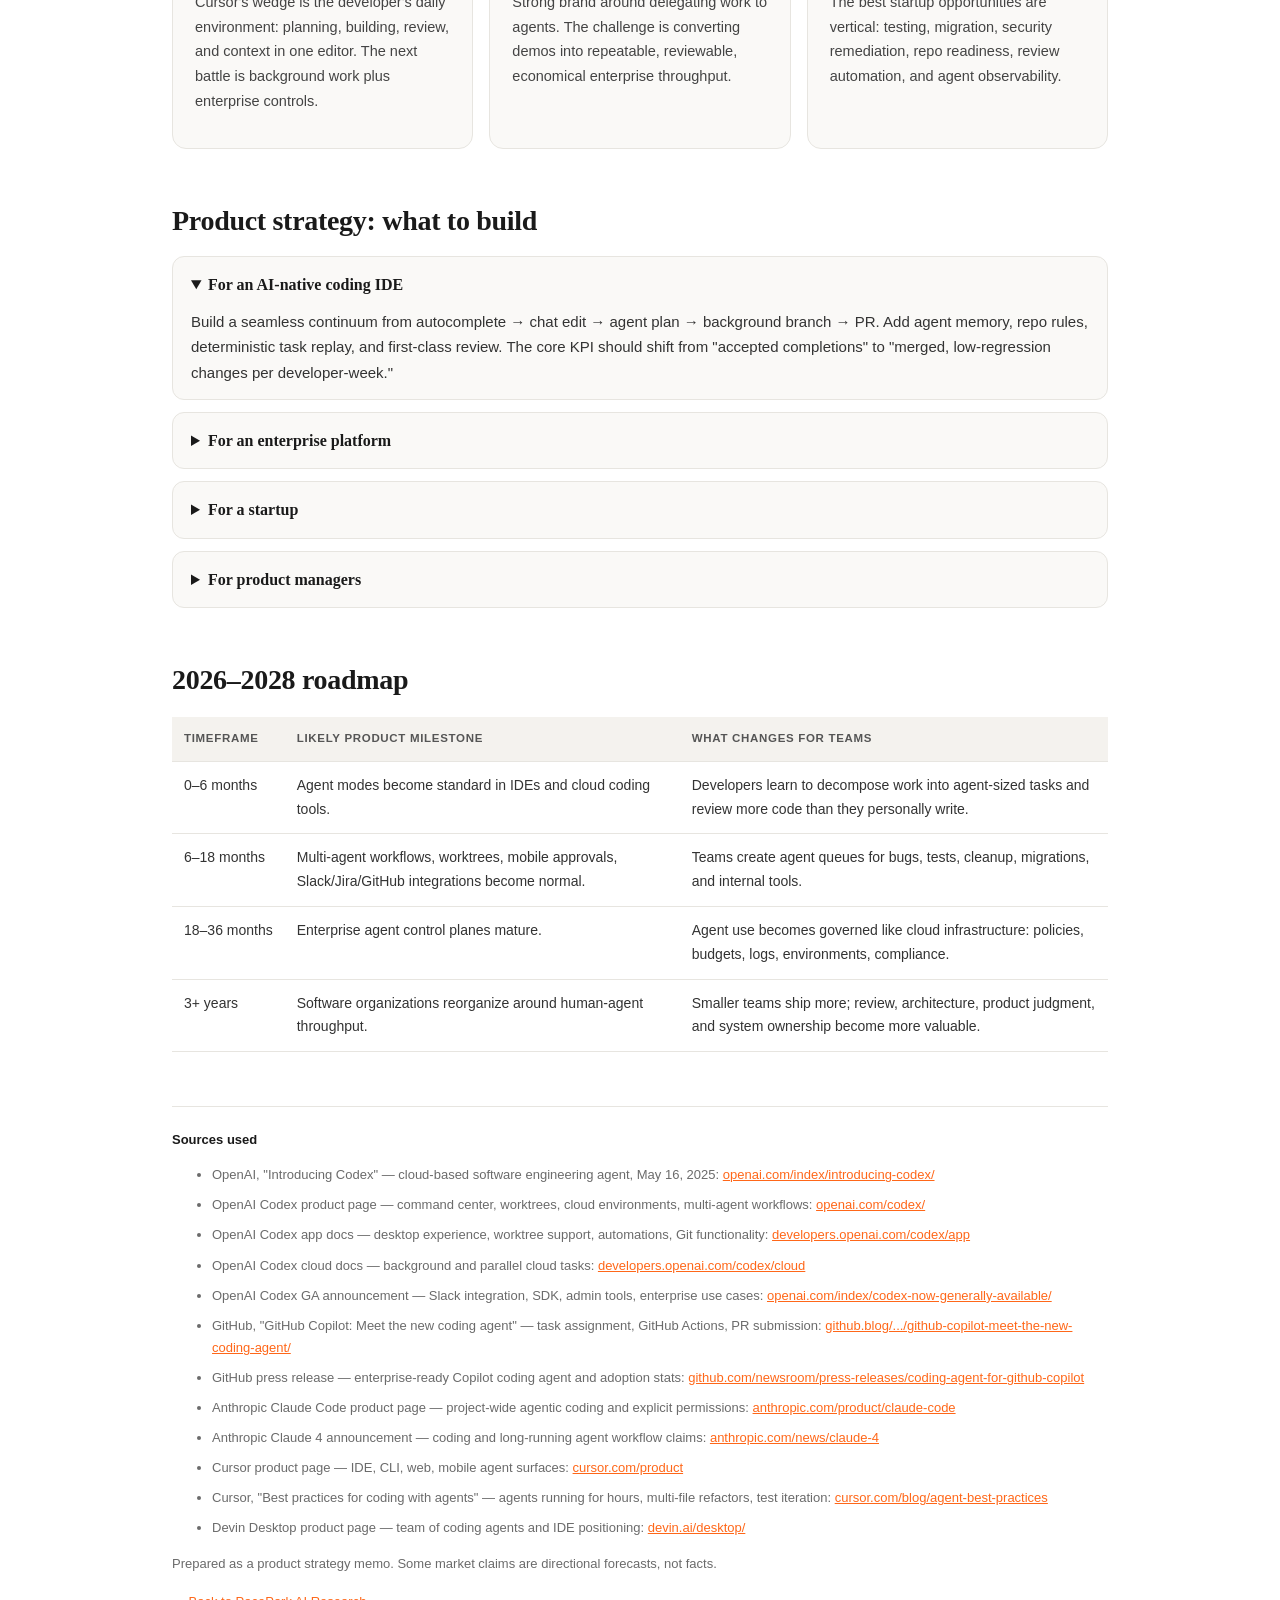
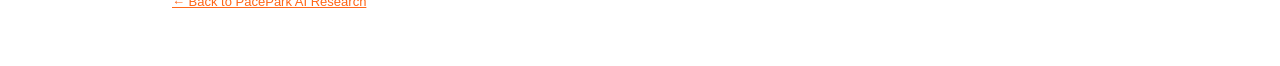
<file: wip/agentic_coding_products_next.html>
<!DOCTYPE html>
<html lang="en">
<head>
<meta charset="utf-8" />
<meta name="viewport" content="width=device-width, initial-scale=1" />
<meta name="robots" content="noindex, nofollow" />
<title>What's Next for Agentic Coding Products? · PacePark AI Research</title>
<style>
  :root{
    --bg:#ffffff;--panel:#faf9f7;--panel2:#f4f2ee;--line:#e7e5e0;
    --txt:#1a1a1a;--muted:#6b6b6b;--accent:#ff6719;
    --good:#2f9e44;--warn:#b8860b;--risk:#e03131;--alt:#7048e8;
    --serif:Georgia,"Iowan Old Style","Times New Roman",serif;
    --sans:-apple-system,BlinkMacSystemFont,"Segoe UI",Roboto,Helvetica,Arial,sans-serif;
  }
  *{box-sizing:border-box}
  body{margin:0;font-family:var(--sans);background:var(--bg);color:var(--txt);line-height:1.7}
  a{color:var(--accent)}

  .topbar{border-bottom:1px solid var(--line);background:rgba(255,255,255,.9);backdrop-filter:blur(8px);position:sticky;top:0;z-index:20}
  .topbar .inner{max-width:980px;margin:0 auto;padding:14px 22px;display:flex;align-items:center;justify-content:space-between}
  .topbar .brand{font-family:var(--serif);font-weight:700;font-size:17px;color:var(--txt);text-decoration:none}
  .topbar .brand span{color:var(--accent)}
  .topbar a.home{color:var(--muted);font-size:14px;text-decoration:none;font-weight:500}
  .topbar a.home:hover{color:var(--txt)}

  .wrap{max-width:980px;margin:0 auto;padding:54px 22px 40px}
  .hero{padding:0 0 26px;border-bottom:1px solid var(--line);margin-bottom:8px}
  h1{font-family:var(--serif);font-size:46px;line-height:1.12;margin:14px 0 14px;letter-spacing:-.5px;font-weight:800}
  h2{font-family:var(--serif);font-size:28px;margin:48px 0 12px;letter-spacing:-.3px;font-weight:800}
  h3{font-family:var(--serif);font-size:18px;margin:0 0 8px;font-weight:800}
  .subtitle{font-family:var(--serif);font-size:20px;max-width:780px;color:#242424;margin:0;line-height:1.65}
  .pill{display:inline-flex;gap:8px;align-items:center;padding:5px 12px;border:1px solid var(--line);border-radius:999px;color:#555;background:var(--panel2);font-size:12.5px;font-weight:600;margin-bottom:6px}

  .grid{display:grid;grid-template-columns:repeat(12,1fr);gap:16px;margin-top:8px}
  .card{background:var(--panel);border:1px solid var(--line);border-radius:14px;padding:20px 22px}
  .span4{grid-column:span 4}.span6{grid-column:span 6}.span8{grid-column:span 8}.span12{grid-column:span 12}
  .kicker{color:var(--accent);font-weight:800;font-size:12px;text-transform:uppercase;letter-spacing:.1em;margin-bottom:8px}
  .big{font-family:var(--serif);font-size:22px;line-height:1.25;font-weight:800;letter-spacing:-.2px;margin:0 0 8px}
  .muted{color:#444;font-size:14.5px}
  .card p{font-size:14.5px}
  .tag{display:inline-block;border:1px solid var(--line);padding:4px 10px;border-radius:999px;margin:4px 5px 0 0;font-size:12px;color:#555;background:#fff;font-weight:600}

  .timeline{margin-top:18px}
  .step{display:grid;grid-template-columns:140px 1fr;gap:16px;padding:16px 0;border-top:1px solid var(--line)}
  .era{font-family:var(--serif);font-weight:800;color:var(--accent);font-size:16px}
  .step strong{color:#1a1a1a}

  table{width:100%;border-collapse:collapse;margin-top:14px;font-size:14px}
  th,td{border-bottom:1px solid var(--line);padding:12px 12px;text-align:left;vertical-align:top}
  th{color:#555;background:var(--panel2);font-size:11.5px;text-transform:uppercase;letter-spacing:.06em;font-weight:700}
  td{color:#333}
  .score{font-weight:800}.good{color:var(--good)}.warn{color:var(--warn)}.risk{color:var(--risk)}

  details{border:1px solid var(--line);border-radius:12px;padding:14px 18px;background:var(--panel);margin:12px 0}
  summary{cursor:pointer;font-family:var(--serif);font-weight:800;color:#1a1a1a;font-size:16px}
  details p{font-size:15px;color:#333;margin:10px 0 0}

  .callout{border-left:3px solid var(--accent);padding:16px 20px;background:var(--panel2);border-radius:8px;margin:20px 0;font-size:16px}
  .callout strong{color:#1a1a1a}

  .footer{margin-top:54px;color:var(--muted);font-size:13px;border-top:1px solid var(--line);padding-top:22px}
  .footer strong{color:#1a1a1a}
  .small{font-size:13px}.source-list li{margin:8px 0}.nowrap{white-space:nowrap}
  @media(max-width:850px){.span4,.span6,.span8{grid-column:span 12}.step{grid-template-columns:1fr}.wrap{padding:34px 16px 60px}h1{font-size:34px}table{font-size:13px}}
</style>
</head>
<body>

<div class="topbar">
  <div class="inner">
    <a class="brand" href="/">PacePark <span>AI Research</span></a>
    <a class="home" href="/">← Home</a>
  </div>
</div>

<div class="wrap">
  <section class="hero">
    <h1>What's Next for Agentic Coding Products?</h1>
    <p class="subtitle">The category is moving from "AI helps me type" to "AI operates a software delivery loop." The next winners will not merely have better code completion. They will own the workflow layer where tasks are delegated, parallelized, reviewed, governed, and shipped.</p>
    <div style="display:flex;align-items:center;flex-wrap:wrap;gap:8px;margin-top:18px;font-family:-apple-system,BlinkMacSystemFont,'Segoe UI',Roboto,Helvetica,Arial,sans-serif">
      <span style="font-weight:600;color:#1a1a1a;font-size:15px">PacePark AI Research</span>
      <span style="color:#b3b3b3">·</span>
      <span style="color:#757575;font-size:15px">Jun 21, 2026</span>
    </div>
  </section>

  <h2>Executive thesis</h2>
  <div class="grid">
    <div class="card span4"><div class="kicker">1 · Product shift</div><p class="big">From copilot to coworker</p><p class="muted">Coding agents now read repos, edit multiple files, run tests, open PRs, and ask for approvals. GitHub's Copilot coding agent runs in GitHub Actions and submits PRs; OpenAI Codex runs tasks in cloud sandboxes; Claude Code operates across full projects with explicit permission boundaries.</p></div>
    <div class="card span4"><div class="kicker">2 · UX shift</div><p class="big">From chat to control plane</p><p class="muted">The interface is becoming a command center: worktrees, queues, plans, diffs, traces, tests, approvals, and mobile/Slack handoffs. The best UX will feel less like prompting and more like managing a small engineering team.</p></div>
    <div class="card span4"><div class="kicker">3 · Business shift</div><p class="big">From seats to usage + governance</p><p class="muted">Long-running agents consume far more tokens and compute than autocomplete. Expect metered pricing, enterprise budgets, policy controls, audit logs, and ROI dashboards to matter as much as model quality.</p></div>
  </div>

  <h2>Mental Model</h2>
  <div class="card span12"><p class="big">The next great coding product is not just a smarter editor. It is an operating system for software work.</p><p class="muted">It will combine model intelligence, repo context, secure execution, work orchestration, review, testing, and enterprise governance. The most defensible products will own the loop from task → plan → code → test → review → merge → learn.</p></div>

  <h2>Why now?</h2>
  <div class="callout"><strong>Agentic coding became feasible because four things converged:</strong> stronger coding/reasoning models, cheap-enough inference, repo-scale context tooling, and safe execution environments where agents can run commands and tests without touching production directly.</div>
  <div class="timeline">
    <div class="step"><div class="era">2018–2022</div><div><strong>Autocomplete era.</strong> The product surface is inline completion. Value is speed while the human still drives every step.</div></div>
    <div class="step"><div class="era">2023–2024</div><div><strong>Chat-in-IDE era.</strong> Developers ask questions, generate snippets, and make localized edits. Context retrieval becomes a product differentiator.</div></div>
    <div class="step"><div class="era">2025</div><div><strong>Agent mode era.</strong> Tools begin planning, editing multiple files, running terminal commands, and iterating until tests pass. OpenAI introduced Codex as a cloud software engineering agent in May 2025; GitHub introduced an enterprise-ready Copilot coding agent the same month.</div></div>
    <div class="step"><div class="era">2026+</div><div><strong>Orchestration era.</strong> Developers supervise many agents across tasks, branches, worktrees, CI, review, and deployment. The bottleneck moves from "writing code" to "specifying, verifying, and governing work."</div></div>
  </div>

  <h2>Current product map</h2>
  <table>
    <thead><tr><th>Category</th><th>Representative products</th><th>Core job-to-be-done</th><th>Likely advantage</th><th>Main weakness</th></tr></thead>
    <tbody>
      <tr><td>AI-native IDEs</td><td>Cursor, Windsurf</td><td>Keep developers inside a familiar editor while agents plan, edit, and review code.</td><td>Fast daily workflow adoption; deep local context; habit formation.</td><td>Enterprise governance and large-scale async orchestration may lag platform-native tools.</td></tr>
      <tr><td>CLI / local agents</td><td>Claude Code, OpenAI Codex CLI, Aider</td><td>Let power users operate agents inside their existing terminal, repo, and scripts.</td><td>Composable, developer-trusted, easy to automate.</td><td>Less accessible for non-technical or manager workflows.</td></tr>
      <tr><td>Cloud async coding agents</td><td>OpenAI Codex, GitHub Copilot coding agent, Devin</td><td>Delegate issues/features/bugs to sandboxed workers that produce PRs.</td><td>Parallelism, background work, enterprise deployment, auditability.</td><td>Requires strong repo setup, test quality, and review discipline.</td></tr>
      <tr><td>Dev platform-native agents</td><td>GitHub, GitLab, Atlassian-style SDLC integrations</td><td>Turn tickets and issues directly into reviewed code changes.</td><td>Already own source control, CI, PRs, permissions, and enterprise accounts.</td><td>May feel less delightful than AI-native tools for individual developers.</td></tr>
      <tr><td>Vertical agents</td><td>Testing, migration, security, infra, data/ML agents</td><td>Automate specific painful workflows: upgrade frameworks, fix CVEs, write tests, migrate APIs.</td><td>Clear ROI and easier trust boundary.</td><td>Narrower TAM unless bundled into broader platforms.</td></tr>
    </tbody>
  </table>

  <h2>What happens next: 10 predictions</h2>
  <div class="grid">
    <div class="card span6"><div class="kicker">Prediction 1</div><h3>"Background agents" become the default mode for non-trivial work</h3><p>Simple completion stays, but meaningful value shifts to agents that can work for minutes or hours, use worktrees, run tests, and return a PR. OpenAI's Codex product direction already emphasizes parallel cloud environments and multi-agent workflows.</p></div>
    <div class="card span6"><div class="kicker">Prediction 2</div><h3>The winning UX looks like Linear + GitHub + CI + Chat</h3><p>Users will not want a blank prompt box. They will want task queues, dependency graphs, run logs, diffs, test status, confidence scores, and approvals.</p></div>
    <div class="card span6"><div class="kicker">Prediction 3</div><h3>Spec quality becomes the new bottleneck</h3><p>As code generation improves, the scarce skill becomes writing clear requirements, acceptance tests, design constraints, and rollback criteria. Product managers and tech leads become higher leverage.</p></div>
    <div class="card span6"><div class="kicker">Prediction 4</div><h3>Agents will specialize by SDLC phase</h3><p>Expect planner agents, implementation agents, reviewer agents, test-generation agents, security agents, migration agents, and release agents. One general agent will be convenient; coordinated specialist agents will be more reliable.</p></div>
    <div class="card span6"><div class="kicker">Prediction 5</div><h3>Enterprise control planes become mandatory</h3><p>Permission scopes, command allowlists, data boundaries, secrets handling, audit trails, and policy-as-code will matter for adoption. Anthropic explicitly highlights explicit permission before file modification or command execution in Claude Code.</p></div>
    <div class="card span6"><div class="kicker">Prediction 6</div><h3>Pricing shifts toward metered compute</h3><p>Agentic coding is expensive because agents read, plan, call tools, test, fail, retry, and review. Seat pricing alone will struggle; credits, token metering, budget caps, and model routing will become standard.</p></div>
    <div class="card span6"><div class="kicker">Prediction 7</div><h3>Repo readiness becomes a product category</h3><p>Agents perform best when repos have clean docs, tests, build scripts, coding conventions, and an AGENTS.md-style instruction file. Products will sell "agent readiness" checks and automatic repo hardening.</p></div>
    <div class="card span6"><div class="kicker">Prediction 8</div><h3>Code review becomes the highest-value wedge</h3><p>Review is where trust, quality, security, and organizational standards meet. Tools that can explain diffs, find regressions, generate tests, and enforce policy will be easier to justify than pure code generation.</p></div>
    <div class="card span6"><div class="kicker">Prediction 9</div><h3>Non-engineers become legitimate software requesters</h3><p>PMs, analysts, designers, and ops teams will delegate internal tools, dashboards, scripts, and prototypes. The constraint is not whether code can be written; it is whether the system can safely scope, review, and maintain it.</p></div>
    <div class="card span6"><div class="kicker">Prediction 10</div><h3>Model differentiation narrows; workflow data widens</h3><p>Model quality will remain important, but durable advantage comes from proprietary workflow data: which edits pass review, which tests catch issues, which tasks stall, and which repo patterns predict failure.</p></div>
  </div>

  <h2>Where the product gaps are</h2>
  <table>
    <thead><tr><th>Gap</th><th>Why it matters</th><th>Potential product</th><th>Buyer</th></tr></thead>
    <tbody>
      <tr><td>Agent evaluation</td><td>Teams need to know whether agent output is safe and useful, not just impressive.</td><td>Benchmarks on private repos, task replay, regression scoring, review-quality metrics.</td><td>VP Eng, platform teams</td></tr>
      <tr><td>Spec-to-test pipeline</td><td>Ambiguous tasks create bad code. Acceptance tests anchor agents.</td><td>Tool that turns PRDs/tickets into implementation plans, test plans, and agent-ready tasks.</td><td>PM + engineering leads</td></tr>
      <tr><td>Enterprise policy layer</td><td>Agents need access boundaries for commands, files, secrets, data, and deployment.</td><td>Agent firewall: permissions, audit logs, allowlists, sandbox policies, compliance reports.</td><td>CISO, platform eng</td></tr>
      <tr><td>Legacy migration agents</td><td>Enterprises have huge codebases with upgrade debt.</td><td>Autonomous migration factory for Java, Python, React, infra, APIs, tests.</td><td>Enterprise IT</td></tr>
      <tr><td>Agent observability</td><td>Long-running agents fail in hidden ways: bad assumptions, loops, token waste, flaky tests.</td><td>Traces, cost attribution, context heatmaps, tool-call replay, stuck-task detection.</td><td>Developer productivity teams</td></tr>
      <tr><td>Human review workflow</td><td>Humans still own shipping decisions.</td><td>Review cockpit: risk score, change summary, test diff, security flags, one-click rollback.</td><td>Tech leads</td></tr>
    </tbody>
  </table>

  <h2>Competitive positioning</h2>
  <div class="grid">
    <div class="card span4"><div class="kicker">GitHub / Microsoft</div><p class="big">Owns the SDLC surface</p><p class="muted">Best positioned for enterprise because GitHub already owns repos, PRs, Actions, permissions, and Copilot distribution. The risk is a less magical individual developer experience.</p></div>
    <div class="card span4"><div class="kicker">OpenAI Codex</div><p class="big">Agent command center</p><p class="muted">Strong direction around cloud sandboxes, parallel work, desktop/mobile surfaces, skills, SDKs, and enterprise deployments. Its challenge is proving trust and ROI at scale.</p></div>
    <div class="card span4"><div class="kicker">Anthropic Claude Code</div><p class="big">Power-user trust</p><p class="muted">Terminal-first, repo-aware, strong coding reputation, and explicit permission model. It can become the expert developer's agent substrate and SDK foundation.</p></div>
    <div class="card span4"><div class="kicker">Cursor</div><p class="big">Best daily IDE habit</p><p class="muted">Cursor's wedge is the developer's daily environment: planning, building, review, and context in one editor. The next battle is background work plus enterprise controls.</p></div>
    <div class="card span4"><div class="kicker">Devin / Cognition</div><p class="big">Autonomous engineer narrative</p><p class="muted">Strong brand around delegating work to agents. The challenge is converting demos into repeatable, reviewable, economical enterprise throughput.</p></div>
    <div class="card span4"><div class="kicker">Startups</div><p class="big">Win by narrowing</p><p class="muted">The best startup opportunities are vertical: testing, migration, security remediation, repo readiness, review automation, and agent observability.</p></div>
  </div>

  <h2>Product strategy: what to build</h2>
  <details open><summary>For an AI-native coding IDE</summary><p>Build a seamless continuum from autocomplete → chat edit → agent plan → background branch → PR. Add agent memory, repo rules, deterministic task replay, and first-class review. The core KPI should shift from "accepted completions" to "merged, low-regression changes per developer-week."</p></details>
  <details><summary>For an enterprise platform</summary><p>Make agents boring, observable, and governable. Prioritize SSO, RBAC, audit logs, data residency, model routing, permission policies, budget controls, secure sandboxes, and integration with tickets/CI/security scanners.</p></details>
  <details><summary>For a startup</summary><p>Avoid competing head-on with Cursor, GitHub, OpenAI, or Anthropic on general coding. Pick one painful workflow with measurable ROI: dependency migration, flaky test repair, security patch PRs, test generation, code review, or internal-tool generation for non-engineers.</p></details>
  <details><summary>For product managers</summary><p>The PM job becomes more technical, not less. PMs who can write agent-ready specs, acceptance tests, telemetry requirements, and risk boundaries will 10x engineering leverage. The PM becomes the "task architect" for human-agent teams.</p></details>

  <h2>2026–2028 roadmap</h2>
  <table>
    <thead><tr><th>Timeframe</th><th>Likely product milestone</th><th>What changes for teams</th></tr></thead>
    <tbody>
      <tr><td class="nowrap">0–6 months</td><td>Agent modes become standard in IDEs and cloud coding tools.</td><td>Developers learn to decompose work into agent-sized tasks and review more code than they personally write.</td></tr>
      <tr><td class="nowrap">6–18 months</td><td>Multi-agent workflows, worktrees, mobile approvals, Slack/Jira/GitHub integrations become normal.</td><td>Teams create agent queues for bugs, tests, cleanup, migrations, and internal tools.</td></tr>
      <tr><td class="nowrap">18–36 months</td><td>Enterprise agent control planes mature.</td><td>Agent use becomes governed like cloud infrastructure: policies, budgets, logs, environments, compliance.</td></tr>
      <tr><td class="nowrap">3+ years</td><td>Software organizations reorganize around human-agent throughput.</td><td>Smaller teams ship more; review, architecture, product judgment, and system ownership become more valuable.</td></tr>
    </tbody>
  </table>


  <div class="footer">
    <strong>Sources used</strong>
    <ul class="source-list">
      <li>OpenAI, "Introducing Codex" — cloud-based software engineering agent, May 16, 2025: <a href="https://openai.com/index/introducing-codex/">openai.com/index/introducing-codex/</a></li>
      <li>OpenAI Codex product page — command center, worktrees, cloud environments, multi-agent workflows: <a href="https://openai.com/codex/">openai.com/codex/</a></li>
      <li>OpenAI Codex app docs — desktop experience, worktree support, automations, Git functionality: <a href="https://developers.openai.com/codex/app">developers.openai.com/codex/app</a></li>
      <li>OpenAI Codex cloud docs — background and parallel cloud tasks: <a href="https://developers.openai.com/codex/cloud">developers.openai.com/codex/cloud</a></li>
      <li>OpenAI Codex GA announcement — Slack integration, SDK, admin tools, enterprise use cases: <a href="https://openai.com/index/codex-now-generally-available/">openai.com/index/codex-now-generally-available/</a></li>
      <li>GitHub, "GitHub Copilot: Meet the new coding agent" — task assignment, GitHub Actions, PR submission: <a href="https://github.blog/news-insights/product-news/github-copilot-meet-the-new-coding-agent/">github.blog/.../github-copilot-meet-the-new-coding-agent/</a></li>
      <li>GitHub press release — enterprise-ready Copilot coding agent and adoption stats: <a href="https://github.com/newsroom/press-releases/coding-agent-for-github-copilot">github.com/newsroom/press-releases/coding-agent-for-github-copilot</a></li>
      <li>Anthropic Claude Code product page — project-wide agentic coding and explicit permissions: <a href="https://www.anthropic.com/product/claude-code">anthropic.com/product/claude-code</a></li>
      <li>Anthropic Claude 4 announcement — coding and long-running agent workflow claims: <a href="https://www.anthropic.com/news/claude-4">anthropic.com/news/claude-4</a></li>
      <li>Cursor product page — IDE, CLI, web, mobile agent surfaces: <a href="https://cursor.com/product">cursor.com/product</a></li>
      <li>Cursor, "Best practices for coding with agents" — agents running for hours, multi-file refactors, test iteration: <a href="https://cursor.com/blog/agent-best-practices">cursor.com/blog/agent-best-practices</a></li>
      <li>Devin Desktop product page — team of coding agents and IDE positioning: <a href="https://devin.ai/desktop/">devin.ai/desktop/</a></li>
    </ul>
    <p class="small">Prepared as a product strategy memo. Some market claims are directional forecasts, not facts.</p>
    <p style="margin-top:16px"><a href="/">← Back to PacePark AI Research</a></p>
  </div>
</div>
</body>
</html>
</file>
